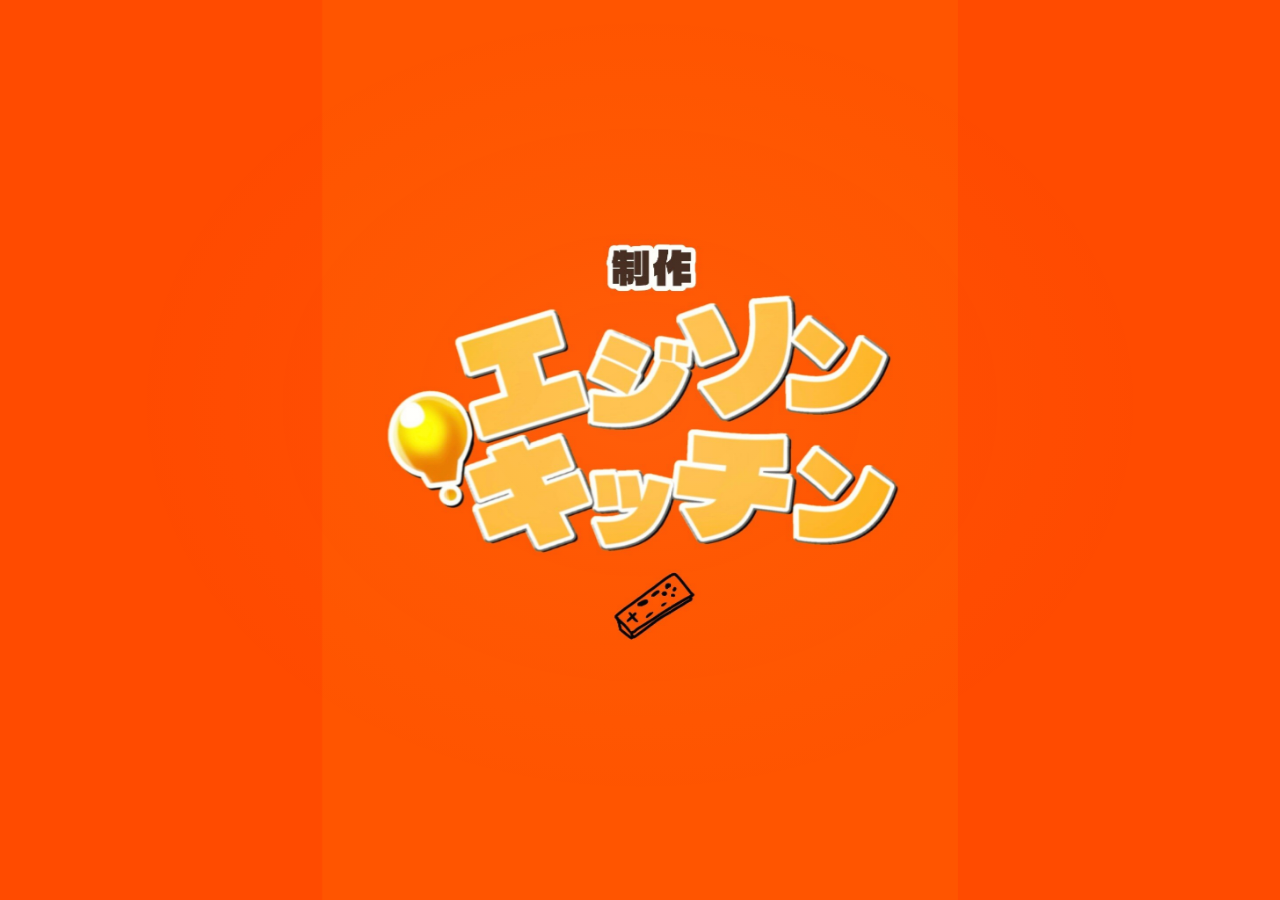
<file: index.html>
<!DOCTYPE html>
<html lang="ja">
<head>
  <meta charset="UTF-8">
  <meta http-equiv="Content-Type" content="text/html; charset=UTF-8">
  <meta name="viewport" content="width=device-width, initial-scale=1, viewport-fit=cover">
  <meta name="theme-color" content="#1976d2">
  <link rel="manifest" href="manifest.webmanifest?v=105">
  <link rel="apple-touch-icon" href="assets/icons/icon-192.png">
  <link rel="icon" type="image/png" sizes="192x192" href="assets/icons/icon-192.png">
  <meta name="description" content="ことば・読み・発話・会話の練習アプリ">
  <title>ことばクエスト 開発版｜トレーニング</title>
  <link rel="stylesheet" href="style.css?v=veta9-profile-dash">
  <link rel="stylesheet" href="difficulty-veta11.css?v=1">
  <link rel="stylesheet" href="browser-responsive.css?v=89">
  <link rel="stylesheet" href="v47-improvements.css?v=jlect-choice-1">
  <link rel="stylesheet" href="pronunciation-training.css?v=89">
  <link rel="stylesheet" href="ai-download-gate.css?v=99">
  <link rel="stylesheet" href="daily-streak.css?v=108">
  <link rel="stylesheet" href="title-responsive-beta3.css?v=3">
  <link rel="stylesheet" href="articulation-random-beta4.css?v=4">
  <link rel="stylesheet" href="responsive-beta6.css?v=6">
  <link rel="stylesheet" href="veta14-ui.css?v=2">
<style>.quiz-mascot-strip{display:flex;align-items:center;gap:12px;padding:8px 12px;margin-bottom:12px;background:#f1f9ff;border:1px solid #c5e3f8;border-radius:16px;color:#174564;font-weight:700;font-size:clamp(13px,2.9vw,17px)}.quiz-buddy-icons{display:flex;gap:4px;margin-left:auto}.quiz-buddy-icons img{width:41px;height:41px;object-fit:contain}@media(max-width:470px){.quiz-buddy-icons{display:none}}.quiz-mascot-strip img{object-fit:contain;flex:0 0 62px;max-width:20vw;height:62px}@media(max-width:400px){.quiz-mascot-strip{gap:8px;padding:5px 8px}.quiz-mascot-strip img{width:48px;height:48px;flex-basis:48px}}</style>
<style>.menu-button[hidden]{display:none!important}</style>
</head>
<body data-theme="blue">

<main class="app app-native">

  <!-- 起動演出は logo.html と opening-event.html に分離しました。 -->

  <section id="titleScreen" class="screen title-screen" aria-label="ことばクエスト タイトル画面">
    <div class="title-bubble-field" aria-hidden="true">
      <span class="title-bubble b1"></span><span class="title-bubble b2"></span><span class="title-bubble b3"></span><span class="title-bubble b4"></span>
      <span class="title-bubble b5"></span><span class="title-bubble b6"></span><span class="title-bubble b7"></span><span class="title-bubble b8"></span>
      <span class="title-bubble b9"></span><span class="title-bubble b10"></span><span class="title-bubble b11"></span><span class="title-bubble b12"></span>
    </div>
    <div class="title-layout">
      <div class="title-identity">
        <div class="title-brand">エジソン・キッチン</div>
        <div class="title-logo-wrap" aria-hidden="true">
          <div class="title-mark"><span class="title-mark-dot dot-a"></span><span class="title-mark-dot dot-b"></span><span class="title-mark-dot dot-c"></span><span class="title-mark-letter">こ</span><span class="title-mark-spark">✦</span></div>
        </div>
        <h1 class="title-name" aria-label="ことばクエスト">ことば<span>クエスト</span><small class="title-dev-badge">開発版</small></h1>
        <p class="title-sub">ことばをつないで、もっと話せる自分に</p>
        <div id="dailyStreakHomeBadge" aria-live="polite">🌸 今日のレッスン完了で1日目</div>
      </div>

      <div class="title-actions">
        <nav class="title-menu" aria-label="ことばクエスト メインメニュー">
          <button type="button" class="menu-button menu-primary" id="titleStartBtn">
            <span class="menu-icon" aria-hidden="true">▶</span><span><strong>始める</strong><small>ジャンルを選ぶ</small></span>
          </button>
          <button type="button" class="menu-button menu-dungeon" id="titleDungeonBtn">
            <span class="menu-icon" aria-hidden="true">🗝️</span><span><strong>コトバ・ダンジョン</strong><small>アバターを育ててレベルアップ</small></span>
          </button>
          <button type="button" class="menu-button menu-community" id="titleCommunityBtn">
            <span class="menu-icon" aria-hidden="true">💬</span><span><strong>みんなの広場</strong><small>共有・交流（試作）</small></span>
          </button>
          <button type="button" class="menu-button menu-print" id="titlePrintDrillBtn">
            <span class="menu-icon" aria-hidden="true">📄</span><span><strong>紙のドリルを作る・印刷</strong><small>プリント教材を作る</small></span>
          </button>
          <button type="button" class="menu-button menu-record" id="titleRecordsBtn">
            <span class="menu-icon" aria-hidden="true">📊</span><span><strong>トレーニング記録を見る</strong><small>これまでの記録を確認</small></span>
          </button>
          <button type="button" class="menu-button menu-profile" id="titleProfileBtn">
            <span class="menu-icon" aria-hidden="true">👤</span><span><strong>プロフィール</strong><small>自分の設定・練習の記録を見る</small></span>
          </button>
          <button type="button" class="menu-button menu-settings" id="titleSettingsBtn">
            <span class="menu-icon" aria-hidden="true">⚙️</span><span><strong>設定</strong><small>音・マイク・色・学習</small></span>
          </button>
        </nav>
      </div>
    </div>
    <div class="title-bottom">
      <div class="music-mini">
        <span>♫</span><span id="musicMiniLabel">やさしい音楽</span>
        <button type="button" id="musicMiniBtn" class="mini-toggle" aria-label="やさしい音楽を切り替える">ON</button>
      </div>
      <p class="title-footer">制作：エジソン・キッチン</p>
    </div>
  </section>

  <!-- 初回ユーザー設定：記録とExcel出力に使うプロフィール -->
  <section id="userSetup" class="screen user-profile-screen" aria-label="ユーザー設定">
    <div class="user-profile-card">
      <div class="user-profile-icon" aria-hidden="true">👤</div>
      <p class="user-profile-kicker">KOTOBA QUEST</p>
      <h1 id="userSetupHeading">はじめてのユーザー設定</h1>
      <p id="userSetupIntro" class="user-profile-intro">トレーニング記録とExcel出力に反映する情報を設定します。</p>
      <form id="userProfileForm" novalidate>
        <label class="user-profile-label" for="setupUserDisplayName">記録に表示する名前 <span>必須</span></label>
        <input id="setupUserDisplayName" class="user-profile-input" type="text" maxlength="60" autocomplete="nickname" placeholder="例：ことば練習中" required>
        <p class="user-profile-help">本名でなく、ニックネームやイニシャルでも設定できます。</p>
        <label class="user-profile-label" for="setupUserRecordCode">利用者ID・管理番号 <span>任意</span></label>
        <input id="setupUserRecordCode" class="user-profile-input" type="text" maxlength="40" autocomplete="off" placeholder="例：KQ-001">
        <button id="generateUserRecordCodeBtn" class="user-profile-secondary" type="button">管理番号を自動生成する</button>
        <p class="user-profile-help">必要な場合だけ入力してください。診断名など、Excelで共有したくない情報は入力しないでください。</p>
        <div class="user-profile-local-note">設定と記録は、この端末のブラウザー内に保存されます。Excelへ出力したファイルは、保存先や共有先にご注意ください。</div>
        <p id="userProfileStatus" class="user-profile-status" role="status" aria-live="polite"></p>
        <div class="user-profile-actions">
          <button id="saveUserProfileBtn" class="user-profile-primary" type="submit">設定を保存して始める</button>
          <button id="guestUserProfileBtn" class="user-profile-secondary" type="button">ゲストとして始める</button>
          <button id="cancelUserProfileBtn" class="user-profile-quiet" type="button" hidden>変更をやめて戻る</button>
        </div>
      </form>
    </div>
  </section>

  <!-- ユーザープロフィール：既存のユーザー設定と学習記録を表示 -->
  <section id="userProfileView" class="screen user-profile-screen" aria-label="プロフィール">
    <div class="user-profile-card user-profile-overview">
      <p class="user-profile-kicker">KOTOBA QUEST</p>
      <div class="user-profile-icon" aria-hidden="true">👤</div>
      <h1 class="user-profile-view-title">マイプロフィール</h1>
      <p class="user-profile-intro">トレーニングで使っているプロフィールを確認できます。</p>
      <dl class="user-profile-details">
        <div><dt>表示名</dt><dd id="profileViewDisplayName">読み込み中…</dd></div>
        <div><dt>利用者ID・管理番号</dt><dd id="profileViewRecordCode">—</dd></div>
        <div><dt>プロフィール登録日</dt><dd id="profileViewCreatedAt">—</dd></div>
      </dl>
      <div class="user-profile-stat-grid" aria-label="学習状況">
        <div><span>トレーニング記録</span><strong id="profileViewTrainingCount">0回</strong></div>
        <div><span>メダル</span><strong id="profileViewMedalCount">0枚</strong></div>
        <div><span>学習モード</span><strong id="profileViewLearningMode">OFF</strong></div>
        <div><span>分析済み回答</span><strong id="profileViewLearningCount">0問</strong></div>
      </div>
      <p class="user-profile-local-note">表示内容はこのブラウザ内のデータです。ほかの端末とは自動同期されません。</p>
      <div class="user-profile-actions">
        <button id="profileViewEditBtn" class="user-profile-primary" type="button">✏️ ユーザー設定を編集</button>
        <button id="profileViewBackBtn" class="user-profile-secondary" type="button">← 戻る</button>
      </div>
    </div>
  </section>

  <!-- 当事者コミュニティ掲示板（Ver.40 試作） -->
  <section id="communityBoard" class="screen community-screen" aria-label="みんなの広場">
    <div class="screen-head community-screen-head">
      <button type="button" class="back-button" id="communityBackBtn" aria-label="タイトルに戻る">←</button>
      <div class="screen-head-title">みんなの広場</div>
      <span class="community-head-mark" aria-hidden="true">💬</span>
    </div>

    <div class="community-intro">
      <h2>みんなの広場</h2>
      <p>日々の出来事や工夫を、自分のペースで共有しましょう。</p>
    </div>

    <div class="community-trial-notice" role="note">
      <strong>試作版について</strong>
      <p>投稿は今の端末内に保存されます。現在は、ほかの人の端末とはまだ共有されません。オンライン交流にはサーバー接続が必要です。</p>
    </div>

    <section class="community-panel" aria-labelledby="communityProfileTitle">
      <h3 id="communityProfileTitle">あなたのプロフィール</h3>
      <label class="community-field-label" for="communityNickname">ニックネーム（本名は使わないでください）</label>
      <input id="communityNickname" class="community-text-input" type="text" maxlength="16" autocomplete="nickname" placeholder="例：ことば練習中">
      <div class="community-field-label">アバターを選んでください</div>
      <div id="communityAvatarChoices" class="community-avatar-choices" role="group" aria-label="アバター選択">
        <button type="button" class="community-avatar-choice" data-avatar="🌱" aria-label="芽">🌱</button>
        <button type="button" class="community-avatar-choice" data-avatar="🙂" aria-label="笑顔">🙂</button>
        <button type="button" class="community-avatar-choice" data-avatar="🌸" aria-label="花">🌸</button>
        <button type="button" class="community-avatar-choice" data-avatar="🐱" aria-label="ねこ">🐱</button>
        <button type="button" class="community-avatar-choice" data-avatar="⭐" aria-label="星">⭐</button>
        <button type="button" class="community-avatar-choice" data-avatar="☕" aria-label="コーヒー">☕</button>
      </div>
      <button type="button" id="communityProfileSaveBtn" class="community-button community-button-secondary">プロフィールを保存</button>
      <p id="communityProfileStatus" class="community-small-status" aria-live="polite"></p>
    </section>

    <section class="community-panel" aria-labelledby="communityComposeTitle">
      <h3 id="communityComposeTitle">投稿を書く</h3>
      <label class="community-field-label" for="communityCategory">投稿の種類</label>
      <select id="communityCategory" class="community-text-input">
        <option value="日常">日常の出来事</option>
        <option value="工夫">生活の工夫</option>
        <option value="言葉の練習">言葉の練習</option>
        <option value="悩み・相談">悩み・相談</option>
        <option value="うれしかったこと">うれしかったこと</option>
      </select>
      <label class="community-field-label" for="communityPostText">本文</label>
      <textarea id="communityPostText" class="community-post-textarea" maxlength="1000" rows="4" placeholder="今日あったこと、役に立った工夫などを書いてみましょう。"></textarea>
      <div class="community-compose-footer">
        <span id="communityCharCount" class="community-char-count">0 / 1000</span>
        <button type="button" id="communityPostSubmitBtn" class="community-button community-button-primary">投稿する</button>
      </div>
      <p id="communityPostStatus" class="community-small-status" aria-live="polite"></p>
    </section>

    <section class="community-posts-section" aria-labelledby="communityPostsTitle">
      <div class="community-posts-heading">
        <h3 id="communityPostsTitle">投稿一覧</h3>
        <span id="communityPostTotal" class="community-post-total">0件</span>
      </div>
      <div id="communityFilters" class="community-filters" aria-label="投稿の絞り込み">
        <button type="button" class="community-filter active" data-filter="すべて">すべて</button>
        <button type="button" class="community-filter" data-filter="日常">日常</button>
        <button type="button" class="community-filter" data-filter="工夫">生活の工夫</button>
        <button type="button" class="community-filter" data-filter="言葉の練習">言葉の練習</button>
        <button type="button" class="community-filter" data-filter="悩み・相談">悩み・相談</button>
        <button type="button" class="community-filter" data-filter="うれしかったこと">うれしかったこと</button>
      </div>
      <div id="communityPostList" class="community-post-list" aria-live="polite"></div>
    </section>

    <div class="community-safety-note">
      <strong>安心して利用するために</strong>
      <p>本名・住所・電話番号など、個人が特定される情報は投稿しないでください。体調や生活に関する大切な相談は、支援者や専門家にも相談してください。試作版の通報は管理者には届きません。</p>
    </div>
  </section>

  <!-- ジャンル選択 -->
  <section id="home" class="screen">
    <div class="screen-head">
      <button type="button" class="back-button" id="homeToTitleBtn">←</button>
      <div class="screen-head-title">ことばクエスト 開発版</div>
      <button type="button" class="head-icon-button v15-genre-settings-btn" id="genreSettingsBtn" aria-label="設定を開く"><span aria-hidden="true">⚙️</span><span>設定</span></button>
    </div>
    <div class="screen-intro">
      <h2>ジャンルを選んでください（7ジャンル・30課題）</h2>
      <p>できるところから、ひとつずつ進めましょう。</p>
    </div>
    <div class="training-needs-notice" role="note">
      <strong>関連する練習分野を表示しています</strong>
      <p>各ジャンルと課題のラベルは、練習内容との関連を示す目安です。診断や治療効果、対象者の限定を意味しません。</p>
      <details class="training-needs-guide">
        <summary>高次脳機能障害・失語症・知的障害・吃音・認知機能の維持について</summary>
        <div id="trainingNeedsGuideItems" class="training-needs-guide-items"></div>
      </details>
    </div>
    <div id="categoryGrid" class="category-grid" aria-label="トレーニングカテゴリ"></div>

    <!-- JavaScript互換用。見た目では使いません。 -->
    <div id="activityPanel" class="activity-panel-native hidden">
      <div class="activity-head">
        <button type="button" class="back-button" id="allGenreBtn">←</button>
        <div>
          <div id="selectedGenreIcon" class="activity-head-icon">🧠</div>
          <h3 id="selectedGenreName">課題を選択</h3>
        </div>
      </div>
      <p id="selectedGenreDescription" class="muted"></p>
      <div class="v14-genre-controls" aria-label="このジャンルの練習設定">
        <label>出題する問題数 <select id="genreQuestionCount"><option value="5">5問</option><option value="10">10問</option><option value="15">15問</option><option value="20">20問</option></select></label>
        <label class="v14-genre-hint">💡 ヒントを使う <input id="genreHints" type="checkbox" checked></label>
        <p>このジャンルの設定を優先します。構音筋ナビは従来どおり5問です。</p>
      </div>
      <div id="activityCards" class="activity-grid"></div>
      <select id="activitySelect" class="compat-hidden"><option value="">課題を選んでください</option></select>
      <div id="activityDescription" class="compat-hidden"></div>
      <button id="startSelectedBtn" class="compat-hidden" disabled>開始</button>
    </div>
  </section>

  <!-- トレーニング -->


  <section id="game" class="screen">
    <div class="screen-head game-head">
      <button class="back-button" id="homeBtn" type="button">←</button>
      <div id="trainingTitle" class="screen-head-title">トレーニング</div>
      <div class="head-status"><span id="progress">1 / 10</span><span id="score">正解 0</span></div>
    </div>
    <div class="quiz-card">
      <div id="categoryLabel" class="category-label">トレーニング</div>
      <div id="questionLabel" class="question-label">問題</div>
      <div id="visualArea" class="visual-area">
        <img id="questionImage" class="question-image hidden" alt="問題の画像">
        <div id="emoji" class="emoji">❓</div>
      </div>
      <div class="voice-row">
        <button id="speakBtn" class="outline-button" type="button">🔊 お手本を聞く</button>
        <span id="voiceStatus" class="voiceStatus" aria-live="polite"></span>
      </div>
      <div id="instruction" class="instruction hidden"></div>
      <div id="promptText" class="prompt-text"></div>
      <button id="hintBtn" class="hint-button" type="button">💡 ヒント</button>
      <div id="hint" class="hint hidden"></div>
      <div id="answerArea" class="answer-area"></div>
      <div id="feedback" class="feedback" aria-live="polite"></div>
      <button id="nextBtn" class="primary-button hidden" type="button">次へ →</button>
    </div>
  </section>

  <!-- 結果 -->
  <section id="result" class="screen">
    <div class="screen-head">
      <div class="screen-head-title">トレーニング結果</div>
    </div>
    <div class="result-card">
      <div id="resultIcon" class="result-icon">🎉</div>
      <h2>おつかれさまでした</h2>
      <div id="resultDailyStreak" class="daily-streak-slot"></div>
      <div id="resultTitle" class="result-title">トレーニング</div>
      <div id="resultScore" class="big-score">0 / 10</div>
      <div id="resultRate" class="rate">正答率 0%</div>
      <p id="resultMessage" class="result-message"></p>
      <section id="v14MasteryResult" class="v14-mastery-result" aria-label="熟練度の結果" hidden><strong id="v14MasteryTitle">Lv.1 熟練度</strong><span id="v14MasteryText">0 / 100</span><div class="v14-mastery-track"><div id="v14MasteryBar"></div></div><p id="v14MasteryNext"></p></section>
      <div id="resultQuestionDetails" class="question-result-details" aria-label="問題ごとの結果"></div>
      <div class="result-actions">
        <button class="primary-button" id="retryBtn" type="button">もう一度挑戦</button>
        <button class="secondary-button" id="resultHomeBtn" type="button">ジャンル選択へ</button>
        <button class="secondary-button" id="resultRecordBtn" type="button">記録を見る</button>
      </div>
    </div>
  </section>

  <!-- 記録 -->
  <section id="records" class="screen">
    <div class="screen-head">
      <button class="back-button" id="recordsHomeBtn" type="button">←</button>
      <div class="screen-head-title">トレーニング記録</div>
      <div></div>
    </div>
    <div class="records-card">
      <section id="recordsDailyStreak" class="records-streak-panel" aria-label="毎日の連続記録">
        <div class="records-streak-title">🌸 毎日の連続記録 <small>レッスンを1日1回完了すると増えます</small></div>
        <div class="records-streak-stats">
          <div><strong id="recordsStreakCurrent">0<small>日</small></strong><span>現在の連続記録</span></div>
          <div><strong id="recordsStreakBest">0<small>日</small></strong><span>自己ベスト</span></div>
          <div><strong id="recordsStreakToday">未達成</strong><span>今日の達成状況</span></div>
        </div>
        <p id="recordsStreakNotice" class="records-streak-notice">ゲーム・トレーニングの完了記録と連動しています。</p>
        <button type="button" id="previewStreakBtn" class="records-streak-preview">🌸 ガッツポーズ演出を試す</button>
      </section>
      <div class="record-month-row">
        <button id="prevMonthBtn" class="small-button" type="button">←</button>
        <strong id="recordMonthLabel"></strong>
        <button id="todayMonthBtn" class="small-button" type="button">今日</button>
        <button id="nextMonthBtn" class="small-button" type="button">→</button>
      </div>
      <div id="recordsUserSummary" class="records-user-summary" role="status"></div>
      <div id="monthStats" class="month-stats"></div>
      <div id="calendar" class="calendar"></div>
      <p class="records-calendar-legend">🌸 レッスン完了日　✅ 詳細なトレーニング記録がある日</p>
      <div class="record-divider"></div>
      <h3 id="selectedDateLabel">今日の記録</h3>
      <p id="selectedDateStreak" class="record-day-streak" hidden></p>
      <div id="dayStats" class="record-stats"></div>
      <div id="dayRecordList" class="day-record-list"></div>
      <label class="record-note-label" for="dayNote">今日のメモ</label>
      <textarea id="dayNote" class="record-note" rows="4" placeholder="メモを入力できます。自動保存されます。"></textarea>
      <div id="dayNoteStatus" class="note-status"></div>
      <div class="export-buttons">
        <button id="exportDayBtn" class="primary-button" type="button">この日の記録をExcel出力</button>
        <button id="exportMonthBtn" class="secondary-button" type="button">この1か月の記録をExcel出力</button>
      </div>
      <button id="clearRecordsBtn" class="danger-button" type="button">トレーニング記録・メモを削除</button>
      <p class="records-clear-note">花の連続記録は別に保存されており、この操作では削除されません。</p>
    </div>
  </section>

  <!-- 設定 -->
  <section id="settings" class="screen">
    <div class="screen-head">
      <button class="back-button" id="settingsBackBtn" type="button">←</button>
      <div class="screen-head-title">設定</div>
      <div></div>
    </div>

    <div class="settings-panel">
      <h3>🎤 マイク</h3>
      <p id="micPermissionStatus" class="settings-status">確認しています…</p>
      <button id="micPermissionBtn" class="primary-button" type="button">マイクを許可・テストする</button>
    </div>

    <div class="settings-panel">
      <h3>🔊 音量</h3>
      <p class="settings-sub">全体音量に加えて、BGM・SE・読み上げ音声を個別に調整できます。</p>
      <div class="range-row"><input id="masterVolume" type="range" min="0" max="100" step="1" value="60"><output id="volumeValue">60%</output></div>
      <button id="testSoundBtn" class="outline-button" type="button">音を試す</button>
      <label class="setting-select-row">🎵 BGM 音量 <input id="kotobaBgmVolume" type="range" min="0" max="100" step="5" value="100"><output id="kotobaBgmValue">100%</output></label>
      <label class="switch-row"><span>🔔 SE（効果音）を使う</span><input id="kotobaSeOn" type="checkbox" checked></label>
      <label class="setting-select-row">SE 音量 <input id="kotobaSeVolume" type="range" min="0" max="100" step="5" value="100"><output id="kotobaSeValue">100%</output></label>
      <label class="switch-row"><span>🗣️ 読み上げ音声を使う</span><input id="kotobaTtsOn" type="checkbox" checked></label>
      <label class="setting-select-row">読み上げ音量 <input id="kotobaTtsVolume" type="range" min="0" max="100" step="5" value="100"><output id="kotobaTtsValue">100%</output></label>
      <label class="setting-select-row">読み上げ速度 <input id="kotobaTtsRate" type="range" min="50" max="150" step="10" value="100"><output id="kotobaTtsRateValue">100%</output></label>
    </div>

    <div class="settings-panel">
      <h3>🎨 画面の色</h3>
      <p class="settings-sub">見やすい色を選べます。</p>
      <div class="theme-choices">
        <button type="button" class="theme-choice blue" id="themeBlue"><span></span>青</button>
        <button type="button" class="theme-choice red" id="themeRed"><span></span>赤</button>
        <button type="button" class="theme-choice yellow" id="themeYellow"><span></span>黄色</button>
        <button type="button" class="theme-choice green" id="themeGreen"><span></span>緑</button>
        <button type="button" class="theme-choice purple" id="themePurple"><span></span>紫</button>
      </div>
    </div>

    <div class="settings-panel">
      <h3>♫ 音楽</h3>
      <label class="switch-row"><span>トレーニング中に音楽を流す</span><input id="musicOn" type="checkbox" checked></label>
    </div>

    <div class="settings-panel" id="learningModePanel">
      <h3>🧠 学習モード</h3>
      <label class="switch-row"><span><strong>学習モード ON / OFF</strong></span><input id="learningModeEnabled" type="checkbox"></label>
      <p id="learningModeStatus" class="settings-sub" role="status">読み込み中…</p>
      <p class="settings-sub">ONの場合、全ジャンル・3D・ことばRPG・ダンジョンの正誤を分析し、苦手問題の復習とおすすめ難易度を案内します。OFFでも通常の練習やLv.1〜10の手動選択、記録の保存は利用できます。</p>
      <p class="settings-sub">獲得済みの熟練度・レベル・メダル・記録は、ON/OFFを変更しても消えません。分析は参考値であり、医学的な診断ではありません。</p>
      <button id="learningModeReload" type="button" class="outline-button" hidden>変更を反映してアプリを再読み込み</button>
    </div>

    <div class="settings-panel" id="handwritingSettingsPanel">
      <h3>✍️ 写字・見写し｜手書き判定</h3>
      <p class="settings-sub">日本語文字辞書（約2.7万字の漢字画数情報＋かな）を使って、既存の手書き認識結果を補助確認します。</p>
      <label class="switch-row"><span>画数・線の数を判定の補助に使う</span><input id="handwritingStrokeAssist" type="checkbox" checked></label>
      <p class="settings-sub">画数だけで正解・不正解は決めません。認識候補が大きく食い違う場合は未採点で書き直せます。OFFでも従来の手書きAI・OCR・形状照合は使えます。</p>
    </div>

    <div class="settings-panel">
      <h3>⚙️ 練習の設定</h3>
      <label class="setting-select-row">問題数<select id="questionCount"><option value="5">5問</option><option value="10" selected>10問</option><option value="15">15問</option><option value="20">20問</option></select></label>
      <label class="switch-row"><span>ヒントを表示する（全ジャンル・ことばファンタジー・ことばクエスト・ダンジョン共通）</span><input id="hintOn" type="checkbox" checked></label>
    </div>

    <div class="settings-panel about-panel">
      <h3>ことばクエスト 開発版</h3>
      <p>制作：エジソン・キッチン</p>
      <p>端末内に記録を保存します。</p>
      <p class="credits-line">効果音・BGM：ご提供いただいた音源（既存音源も一部使用）</p>
    </div>
  </section>

  <audio id="bgmAudio" preload="none" loop playsinline src="sounds/user-bgm.mp3"></audio>

</main>
<script src="encoding-safe.js"></script>
<script src="android-bridge-android.js?v=beta91-audio"></script>
<script src="audio-mixer-v86.js?v=91"></script>
<script src="kotoba-sound-pack-v2.js?v=2"></script>
<script src="learning-mode-veta12.js?v=1"></script>
<script src="adaptive-learning.js?v=veta12"></script>
<script src="daily-streak.js?v=108"></script>
<script src="event-message-sound.js?v=89"></script>
<script src="offline-conversation-engine.js?v=91"></script>
<script src="app.js?v=veta16-judgement"></script>
<script src="user-profile.js?v=veta16-profile"></script>
<script src="unified-learning-veta1.js?v=veta12"></script>
<script src="aphasia-modes.js?v=veta2"></script>
<script src="generative-ai-chat.js?v=veta16-answer-record"></script>
<script src="ai-download-gate.js?v=99"></script>
<script src="app-ui.js?v=veta14-theme"></script>
<script src="community-board.js"></script>
<script src="reading-memory-mode.js?v=104"></script>
<script src="copy-handwriting-bank-v2.js?v=jlect-choice-1"></script>
<script src="v47-improvements.js?v=veta11-level100"></script>
<script src="v57-task-rebuild.js?v=beta8-fixes"></script>
<script src="question-expansion-v10.js?v=veta10-20questions"></script>
<script src="question-bank-veta11.js?v=100level1"></script>
<script src="pronunciation-training.js?v=veta16-record-status"></script>
<script src="kotoba-upgrades-v2.js?v=2"></script>
<script src="difficulty-veta11.js?v=veta14-level-lock"></script>
<script src="handwriting-lazy-veta12.js?v=1"></script>
<script>
(function(){
  'use strict';
  var INTRO_KEY = 'kotobaquest_web_intro_seen_v1';
  function boot(){
    // 初回アクセス時だけロゴ→会話イベントを表示します。
    // #title / #home / #records / #community が付いた戻り先では再生しません。
    var hasTarget = !!window.location.hash;
    var seen = false;
    try { seen = sessionStorage.getItem(INTRO_KEY) === '1'; } catch(e) { seen = true; }
    if (!hasTarget && !seen) {
      try { sessionStorage.setItem(INTRO_KEY, '1'); } catch(e) {}
      window.location.replace('logo.html');
      return;
    }
    var printDrillBtn = document.getElementById('titlePrintDrillBtn');
    if (printDrillBtn && !printDrillBtn.dataset.bound) { printDrillBtn.dataset.bound = '1'; printDrillBtn.addEventListener('click', function(){ window.location.href = 'print-drills.html'; }); }
    try { if (typeof renderCategories === 'function') renderCategories(); } catch(e) {}
    try { if (window.__webAppUI && window.__webAppUI.boot) window.__webAppUI.boot(); } catch(e) {}
    // 外部ゲームから #home で戻った場合は、ロゴやタイトルを経由せずジャンル選択を表示。
    if (window.location.hash === '#home') { try { if (typeof show === 'function') show('home'); } catch(e) {} }
    // 初回起動時は、ロゴと会話イベントのあとにユーザー設定を表示します。
    var needsProfile = false;
    try {
      if (window.KotobaQuestUserProfile) {
        window.KotobaQuestUserProfile.refreshSummaries();
        needsProfile = !window.KotobaQuestUserProfile.hasProfile();
        if (needsProfile) window.KotobaQuestUserProfile.openSetup('first');
      }
    } catch(e) {}
    if (!needsProfile && window.KotobaAIDownloadGate) window.KotobaAIDownloadGate.maybeShow();
  }
  if(document.readyState==='loading') document.addEventListener('DOMContentLoaded', boot); else boot();
})();
</script>
<script>
if (!window.KotobaNativeBridge && 'serviceWorker' in navigator && (location.protocol === 'https:' || location.hostname === 'localhost')) {
  navigator.serviceWorker.register('service-worker.js').catch(function(e){ console.warn('オフライン画面用キャッシュを登録できませんでした', e); });
}
</script>
</body>
</html>
</file>
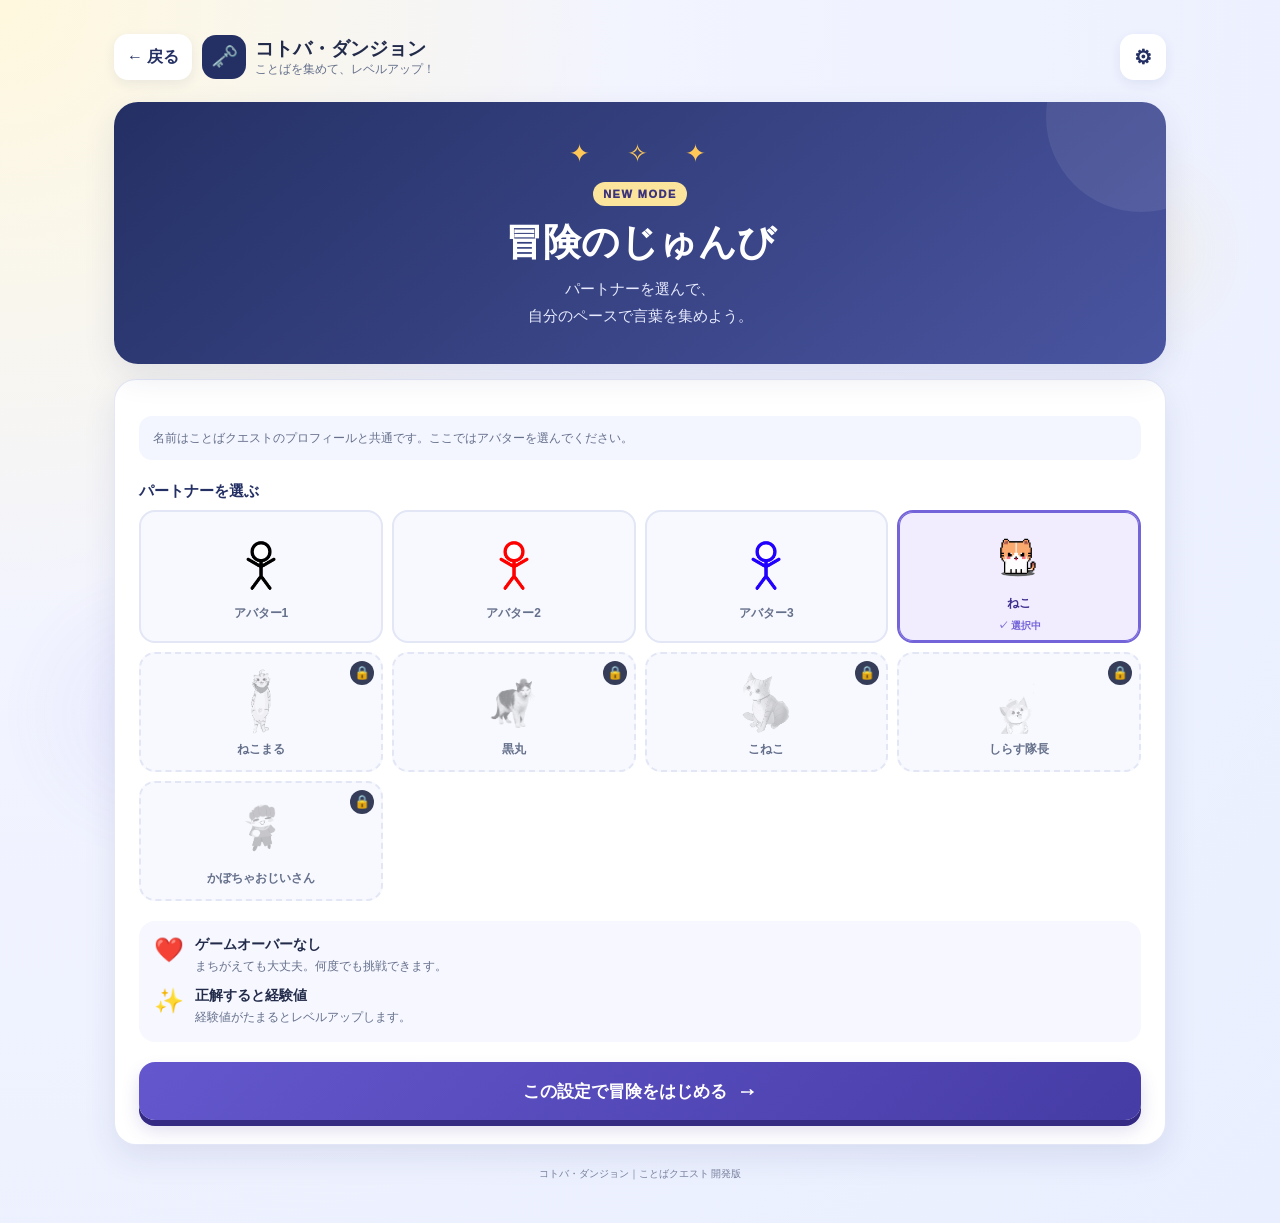
<file: kotoba-dungeon.html>
<!DOCTYPE html>
<html lang="ja">
<head>
  <meta charset="UTF-8">
  <meta name="viewport" content="width=device-width, initial-scale=1, viewport-fit=cover">
  <meta name="theme-color" content="#243064">
  <title>ことばクエスト 開発版｜コトバ・ダンジョン</title>
  <link rel="stylesheet" href="kotoba-dungeon.css?v=74">
  <link rel="stylesheet" href="kotoba-dungeon-pixel-veta13.css?v=1">
  <link rel="stylesheet" href="veta14-ui.css?v=2">
  <link rel="stylesheet" href="veta14-dungeon.css?v=2">
  <link rel="stylesheet" href="browser-responsive.css?v=74">
  <link rel="stylesheet" href="daily-streak.css?v=108">
</head>
<body>
  <main class="kd-app">
    <header class="kd-topbar">
      <button type="button" id="kdBackBtn" class="kd-back" aria-label="メイン画面へ戻る">← 戻る</button>
      <div class="kd-brand"><span class="kd-brand-icon">🗝️</span><div><strong>コトバ・ダンジョン</strong><small>ことばを集めて、レベルアップ！</small></div></div>
      <button type="button" id="kdSettingsTopBtn" class="kd-icon-button" aria-label="ルール設定">⚙</button>
    </header>

    <section id="kdSetupScreen" class="kd-screen" aria-labelledby="kdSetupTitle">
      <div class="kd-hero kd-hero-setup">
        <div class="kd-hero-stars" aria-hidden="true">✦　✧　✦</div>
        <span class="kd-pill">NEW MODE</span>
        <h1 id="kdSetupTitle">冒険のじゅんび</h1>
        <p>パートナーを選んで、<br>自分のペースで言葉を集めよう。</p>
      </div>
      <div class="kd-card">
        <p class="kd-rule-note">名前はことばクエストのプロフィールと共通です。ここではアバターを選んでください。</p>
        <div class="kd-label kd-label-spaced">パートナーを選ぶ</div>
        <div id="kdSetupAvatars" class="kd-avatar-grid" aria-label="アバター選択"></div>
        <div class="kd-rules-preview">
          <div><span>❤️</span><div><strong>ゲームオーバーなし</strong><small>まちがえても大丈夫。何度でも挑戦できます。</small></div></div>
          <div><span>✨</span><div><strong>正解すると経験値</strong><small>経験値がたまるとレベルアップします。</small></div></div>
        </div>
        <button type="button" id="kdBeginSetupBtn" class="kd-primary-button">この設定で冒険をはじめる <span>→</span></button>
      </div>
    </section>

    <section id="kdHomeScreen" class="kd-screen kd-hidden kd-pixel-home" aria-labelledby="kdHomeTitle">
      <section class="kd-profile-hero" aria-label="冒険者のプロフィール">
        <div class="kd-profile-thumbnail"><img id="kdHomePortrait" alt="選択したアバター"></div>
        <div class="kd-profile-info">
          <h1 id="kdHomeTitle"><span id="kdHomeName">冒険者</span> さん <span id="kdHomeLevel" class="kd-level-badge">Lv.1</span></h1>
          <div class="kd-exp-line"><span class="kd-exp-label">EXP</span><div class="kd-exp-track"><div id="kdHomeExpBar" class="kd-exp-bar"></div></div><strong id="kdHomeExpText">0 / 50 EXP</strong></div>
          <small class="kd-total-exp"><span id="kdHomeRank">ことばのたまご</span> ／ 合計 <b id="kdHomeTotalExp">0</b> EXP</small>
        </div>
        <div class="kd-pixel-top-medal" aria-label="現在のメダル">🪙 <strong id="kdTopMedals">0</strong><small>枚</small></div>
      </section>

      <section class="kd-pixel-room" aria-label="選択中のアバターがいる冒険者のおへや">
        <div class="kd-room-window" aria-hidden="true"><span>☁️</span><span>🏰</span></div>
        <div class="kd-room-shelf" aria-hidden="true"><span>📗</span><span>📘</span><span>📕</span></div>
        <div class="kd-room-lantern" aria-hidden="true">🏮</div>
        <div class="kd-room-plant" aria-hidden="true">🌿</div>
        <div class="kd-room-chest" aria-hidden="true">🧰</div>
        <div class="kd-room-carpet" aria-hidden="true"></div>
        <div class="kd-pixel-partner">
          <span class="kd-partner-note" aria-hidden="true">♪</span>
          <div class="kd-pixel-avatar-wrap">
            <img id="kdHomeAvatar" class="kd-profile-avatar" alt="選択中のアバター">
            <span id="kdHomeOutfit" class="kd-avatar-outfit" aria-label="着せ替えなし"></span>
          </div>
          <strong class="kd-partner-label">いっしょに冒険しよう！</strong>
          <small id="kdEquippedOutfitLabel" class="kd-equipped-outfit-label">着せ替え：なし</small>
        </div>
        <div class="kd-friendship-card"><strong>なかよし度</strong><div id="kdHomeFriendshipHearts" class="kd-pixel-hearts" aria-label="なかよし度：5つ中1つ">♥ ♡ ♡ ♡ ♡</div><span>冒険レベル <b id="kdHomeBestLevel">1</b></span></div>
      </section>

      <section class="kd-next-task-card" aria-label="ダンジョンに挑戦">
        <button type="button" id="kdStartChallengeBtn" class="kd-primary-button kd-start-button"><span aria-hidden="true">⚔️</span> ダンジョンに挑戦！ <span>▶</span></button>
        <div class="kd-today-quest"><span class="kd-section-tag">今日のクエスト</span><span id="kdTaskLevelTag" class="kd-mini-badge">Lv.1〜2</span><strong id="kdTaskTitle">絵を見て、ことばを選ぼう</strong><p id="kdTaskDescription">絵やマークを見て、合う言葉を選びます。</p></div>
      </section>

      <section class="kd-collectibles-card" aria-label="メダルとガチャ">
        <div class="kd-medal-meter">
          <div class="kd-medal-summary"><div class="kd-medal-emblem" aria-hidden="true">🪙</div><div class="kd-medal-text"><strong>メダル <span id="kdHomeMedals">0</span>枚</strong></div><div class="kd-medal-next" id="kdMedalNextText">あと5枚でガチャ！</div></div>
          <div class="kd-medal-progress"><div class="kd-medal-progress-label"><span>ガチャゲージ</span><strong id="kdMedalProgressLabel">0 / 5 枚</strong></div><div id="kdMedalSlots" class="kd-medal-slots" role="img" aria-label="メダル5枚でガチャ1回"><span class="kd-medal-slot" aria-hidden="true">★</span><span class="kd-medal-slot" aria-hidden="true">★</span><span class="kd-medal-slot" aria-hidden="true">★</span><span class="kd-medal-slot" aria-hidden="true">★</span><span class="kd-medal-slot" aria-hidden="true">★</span></div></div>
        </div>
        <div class="kd-collectibles-actions kd-gacha-actions"><button type="button" id="kdGachaBtn" class="kd-gacha-button">🎁 1回ガチャ｜5枚</button><button type="button" id="kdGacha10Btn" class="kd-gacha-button kd-gacha-ten">🌟 10連ガチャ｜50枚</button></div>
      </section>

      <nav class="kd-pixel-menu" aria-label="冒険のメニュー">
        <button type="button" id="kdOpenTrainingRecordsBtn" class="kd-pixel-menu-btn"><span aria-hidden="true">📋</span><strong>トレーニング<br>記録</strong></button>
        <button type="button" id="kdOpenCollectionBtn" class="kd-pixel-menu-btn"><span aria-hidden="true">👕</span><strong>アバター<br>着せ替え</strong></button>
        <button type="button" id="kdShowHistoryBtn" class="kd-pixel-menu-btn"><span aria-hidden="true">📖</span><strong>さいきんの<br>冒険</strong></button>
      </nav>
      <div class="kd-pixel-bottom"><button type="button" id="kdHomeBottomBtn" class="kd-pixel-home-btn">🏠 ホーム</button><span class="kd-pixel-current-label">⚔️ コトバ・ダンジョン</span><button type="button" id="kdOpenSettingsBtn" class="kd-pixel-settings-btn">⚙ 設定</button></div>

      <section class="kd-stats-grid" aria-label="冒険の成績">
        <div class="kd-stat-card"><span>🏆</span><strong id="kdHomeClears">0</strong><small>クリア回数</small></div>
        <div class="kd-stat-card"><span>✅</span><strong id="kdHomeCorrectRate">—</strong><small>平均正答率</small></div>
      </section>

      <section id="kdCollectionPanel" class="kd-card kd-collection-panel kd-hidden" aria-labelledby="kdCollectionTitle">
        <div class="kd-card-heading"><h2 id="kdCollectionTitle">🎒 コレクション</h2><button type="button" id="kdCloseCollectionBtn" class="kd-small-button">閉じる</button></div>
        <p class="kd-collection-help">持っているアバターや着せ替えを選ぶと、すぐに装備できます。</p>
        <h3 class="kd-collection-heading">アバター</h3><div id="kdCollectionAvatars" class="kd-collection-grid"></div>
        <h3 class="kd-collection-heading">着せ替え</h3><div id="kdCollectionOutfits" class="kd-outfit-grid"></div>
        <h3 class="kd-collection-heading">宝物コレクション</h3><div id="kdCollectionTreasures" class="kd-outfit-grid"></div>
        <p class="kd-collection-help">重複した景品は星のかけらになります。現在：<strong id="kdStarShards">0</strong>個</p>
      </section>

      <section id="kdHistoryPanel" class="kd-card kd-hidden">
        <div class="kd-card-heading"><h2>さいきんの冒険</h2><button type="button" id="kdCloseHistoryBtn" class="kd-small-button">閉じる</button></div>
        <div id="kdHistoryList" class="kd-history-list"></div>
      </section>
      <section id="kdTrainingRecordsPanel" class="kd-card kd-hidden" aria-labelledby="kdTrainingRecordsTitle">
        <div class="kd-card-heading"><h2 id="kdTrainingRecordsTitle">📋 トレーニング記録</h2><button type="button" id="kdCloseTrainingRecordsBtn" class="kd-small-button">閉じる</button></div>
        <p class="kd-collection-help">この端末に保存されている直近の記録です。</p><div id="kdTrainingRecordsList" class="kd-history-list"></div>
      </section>
    </section>

    <section id="kdSettingsScreen" class="kd-screen kd-hidden" aria-labelledby="kdSettingsTitle">
      <div class="kd-page-heading"><span class="kd-heading-icon">⚙️</span><div><h1 id="kdSettingsTitle">プロフィール・ルール設定</h1><p>いつでも変更できます。</p></div></div>
      <div class="kd-card">
        <label class="kd-label" for="kdSettingsName">冒険者の名前</label>
        <input id="kdSettingsName" class="kd-text-input" type="text" maxlength="12" placeholder="名前を入力（12文字まで）" autocomplete="nickname">
        <div class="kd-label kd-label-spaced">パートナーを変更</div>
        <div id="kdSettingsAvatars" class="kd-avatar-grid" aria-label="アバター変更"></div>
      </div>
      <div class="kd-card">
        <div class="kd-card-heading"><h2>🎮 ルール設定</h2><span class="kd-soft-badge">自分に合う設定</span></div>
        <label class="kd-setting-row" for="kdQuestionCount"><span><strong>1回の問題数</strong><small>体調や集中力に合わせて選べます。</small></span><select id="kdQuestionCount" class="kd-select"><option value="5">5問</option><option value="10">10問</option></select></label>
        <label class="kd-setting-row" for="kdAutoRead"><span><strong>問題を自動で読み上げる</strong><small>問題が出ると音声で読みます。</small></span><input id="kdAutoRead" class="kd-toggle" type="checkbox"></label>
        <label class="kd-setting-row" for="kdShowHints"><span><strong>ヒントボタンを表示する</strong><small>困ったときにヒントを見られます。</small></span><input id="kdShowHints" class="kd-toggle" type="checkbox" checked></label>
        <p class="kd-rule-note">まちがえても経験値は減りません。時間制限・HP・ゲームオーバーはありません。</p>
        <button type="button" id="kdSaveSettingsBtn" class="kd-primary-button">設定を保存する</button>
        <button type="button" id="kdCancelSettingsBtn" class="kd-secondary-button">もどる</button>
      </div>
      <div class="kd-card kd-danger-card">
        <h2>🔄 最初からやり直す</h2>
        <p>このモードのアバター、レベル、経験値、メダル、クリア記録を初期化します。共有プロフィールの名前やほかのトレーニング記録は消えません。</p>
        <button type="button" id="kdResetBtn" class="kd-danger-button">コトバ・ダンジョンのデータを初期化</button>
      </div>
    </section>

    <section id="kdChallengeScreen" class="kd-screen kd-hidden" aria-labelledby="kdChallengeTitle">
      <div class="kd-challenge-top">
        
        <div class="kd-challenge-level" id="kdChallengeLevel">Lv.1 の課題</div>
        <div class="kd-challenge-progress"><span id="kdQuestionPosition">1 / 5</span><div class="kd-question-track"><div id="kdQuestionBar"></div></div></div>
      </div>
      <div class="kd-card kd-question-card">
        <div class="kd-question-topic"><span id="kdQuestionType">ことばをえらぶ</span><button type="button" id="kdSpeakQuestionBtn" class="kd-speak-button" aria-label="問題を読み上げる">🔊 聞く</button></div>
        <div id="kdQuestionContext" class="kd-question-context kd-hidden"></div>
        <h1 id="kdChallengeTitle" class="kd-question-prompt">問題がここに表示されます。</h1>
        <div id="kdQuestionVisual" class="kd-question-visual kd-hidden"></div>
        <p id="kdQuestionInstruction" class="kd-question-instruction">合う答えを選んでください。</p>
        <div id="kdChoiceArea" class="kd-choice-area"></div>
        <form id="kdInputForm" class="kd-input-form kd-hidden">
          <label class="kd-label" for="kdAnswerInput">答えを入力してください</label>
          <input id="kdAnswerInput" class="kd-text-input kd-answer-input" type="text" maxlength="60" placeholder="答えを入力" autocomplete="off">
          <button type="submit" class="kd-primary-button">この答えにする ✓</button>
        </form>
        <div id="kdMicPanel" class="kd-mic-panel kd-hidden"><button type="button" id="kdMicAnswerBtn" class="kd-mic-button">🎙️ マイクで答える</button><p id="kdMicStatus" aria-live="polite">マイクボタンを押してから答えてください。</p></div>
        <button type="button" id="kdHintBtn" class="kd-hint-button">💡 ヒントを見る</button>
        <div id="kdHintText" class="kd-hint-text kd-hidden"></div>
        <div id="kdAnswerFeedback" class="kd-answer-feedback" aria-live="polite"></div>
        <button type="button" id="kdNextQuestionBtn" class="kd-primary-button kd-hidden">つぎの問題へ →</button>
      </div>
      <p class="kd-soft-reminder">あせらなくて大丈夫。自分のペースで進みましょう。</p>
    </section>

    <section id="kdResultScreen" class="kd-screen kd-hidden" aria-labelledby="kdResultTitle">
      <div class="kd-result-hero"><div class="kd-result-confetti" aria-hidden="true">✦ ✧ ✦ ✧ ✦</div><div id="kdResultIcon" class="kd-result-icon">🎉</div><span class="kd-pill">QUEST CLEAR</span><h1 id="kdResultTitle">冒険クリア！</h1><p id="kdResultMessage">最後までよくがんばりました。</p></div>
      <div id="kdResultQuestionDetails" class="question-result-details" aria-label="問題別結果"></div>
      <div class="kd-card kd-result-card">
        <div class="kd-result-score"><strong id="kdResultCorrect">0 / 5</strong><span>正解数</span></div>
        <div class="kd-result-accuracy"><div class="kd-result-accuracy-track"><div id="kdResultAccuracyBar"></div></div><strong id="kdResultAccuracy">正答率 0%</strong></div>
        <div class="kd-exp-earned"><span>✨ 今回獲得した経験値</span><strong id="kdResultExp">+10 EXP</strong></div>
        <div class="kd-result-medal-earned"><div><strong>🏅 クリアメダル</strong><small id="kdResultMedalBalance">全問題クリアで5枚獲得</small></div><strong id="kdResultMedal">+5枚</strong></div>
        <div id="kdResultLevelChange" class="kd-level-change"></div>
        <div id="kdResultDailyStreak" class="daily-streak-slot"></div>
        <button type="button" id="kdResultContinueBtn" class="kd-primary-button">冒険のつづきへ →</button>
        <button type="button" id="kdResultAgainBtn" class="kd-secondary-button">もう一度挑戦</button>
      </div>
    </section>

    <div id="kdLevelUpOverlay" class="kd-levelup-overlay kd-hidden" role="dialog" aria-modal="true" aria-labelledby="kdLevelUpTitle">
      <div class="kd-levelup-card"><img src="images/ivent/LVUP_01.png" alt="レベルアップ"><div class="kd-levelup-glow" aria-hidden="true">✦</div><h2 id="kdLevelUpTitle">レベルアップ！</h2><p id="kdLevelUpText">Lv.1 → Lv.2</p><p class="kd-levelup-sub">ことばの力がアップしました！</p><button type="button" id="kdLevelUpCloseBtn" class="kd-primary-button">やったね！</button></div>
    </div>


    <div id="kdBonusEventOverlay" class="kd-bonus-event-overlay kd-hidden" role="dialog" aria-modal="true" aria-labelledby="kdBonusEventTitle">
      <div class="kd-bonus-event-card">
        <div class="kd-bonus-event-rays" aria-hidden="true">✦　✨　🌟　✨　✦</div>
        <span class="kd-bonus-event-badge">RARE EVENT</span>
        <h2 id="kdBonusEventTitle">🌟 ボーナスステージ出現！</h2>
        <p>冒険の途中で、特別なステージを発見しました。<br><strong>全問正解で5枚、1問以上正解で1枚を獲得！</strong></p>
        <div class="kd-bonus-event-note">今挑戦しても、今回は見送っても大丈夫です。</div>
        <button type="button" id="kdBonusEventStartBtn" class="kd-primary-button">ボーナスに挑戦する！</button>
        <button type="button" id="kdBonusEventLaterBtn" class="kd-secondary-button">今回は見送る</button>
      </div>
    </div>

    <div id="kdGachaOverlay" class="kd-gacha-overlay kd-hidden" role="dialog" aria-modal="true" aria-labelledby="kdGachaTitle">
      <div id="kdGachaDialog" class="kd-gacha-dialog">
        <div class="kd-gacha-rays" aria-hidden="true">✦ 💎 ✧ ⭐ ✧ 💎 ✦</div>
        <div class="kd-gacha-banner"><span>⚔️ コトバ・ダンジョン</span><strong id="kdGachaOwnedMedals">🪙 0枚</strong></div>
        <span class="kd-pill">✦ PIXEL FANTASY GACHA ✦</span>
        <p class="kd-gacha-pool-note">アバター・衣装・宝物が登場！</p>
        <span id="kdGachaRarityBadge" class="kd-gacha-rarity-badge">✨ NEW ITEM</span>
        <h2 id="kdGachaTitle">ガチャの結果！</h2>
        <div class="kd-gacha-chest" aria-hidden="true"><span>✧</span> 🎁 <span>✧</span><small>魔法の宝箱</small></div>
        <div id="kdGachaRewardVisual" class="kd-gacha-reward-visual"><span>🎁</span></div>
        <strong id="kdGachaRewardName" class="kd-gacha-reward-name">新しいアイテム</strong>
        <p id="kdGachaRewardDescription" class="kd-gacha-reward-description">新しい仲間がコレクションに加わりました。</p>
        <button type="button" id="kdGachaSkipBtn" class="kd-secondary-button kd-hidden">演出をスキップ ▶▶</button>
        <button type="button" id="kdGachaEquipBtn" class="kd-primary-button">装備する</button>
        <button type="button" id="kdGachaCloseBtn" class="kd-secondary-button">あとで装備する</button>
        <div class="kd-gacha-again-row"><button type="button" id="kdGachaAgainBtn" class="kd-secondary-button kd-hidden">🎁 もう1回ひく（5枚）</button><button type="button" id="kdGachaAgain10Btn" class="kd-secondary-button kd-hidden">🌟 10連をひく（50枚）</button></div>
      </div>
    </div>

    <div id="kdToast" class="kd-toast" aria-live="polite"></div>
    <footer class="kd-footer">コトバ・ダンジョン｜ことばクエスト 開発版</footer>
  </main>
  <audio id="kdBgmAudio" preload="none" loop playsinline src="sounds/user-bgm.mp3" style="display:none"></audio>
  <script src="daily-streak.js?v=108"></script>
  <script src="user-profile.js?v=veta16-profile"></script>
  <script src="learning-mode-veta12.js?v=1"></script>
  <script src="adaptive-learning.js?v=veta12"></script>
  <script src="unified-learning-veta1.js?v=veta12"></script>
  <script src="kotoba-sound-pack-v2.js?v=2"></script>
  <script src="veta14-theme-sync.js?v=1"></script>
  <script src="kotoba-dungeon.js?v=veta16-profile"></script>
</body>
</html>
</file>
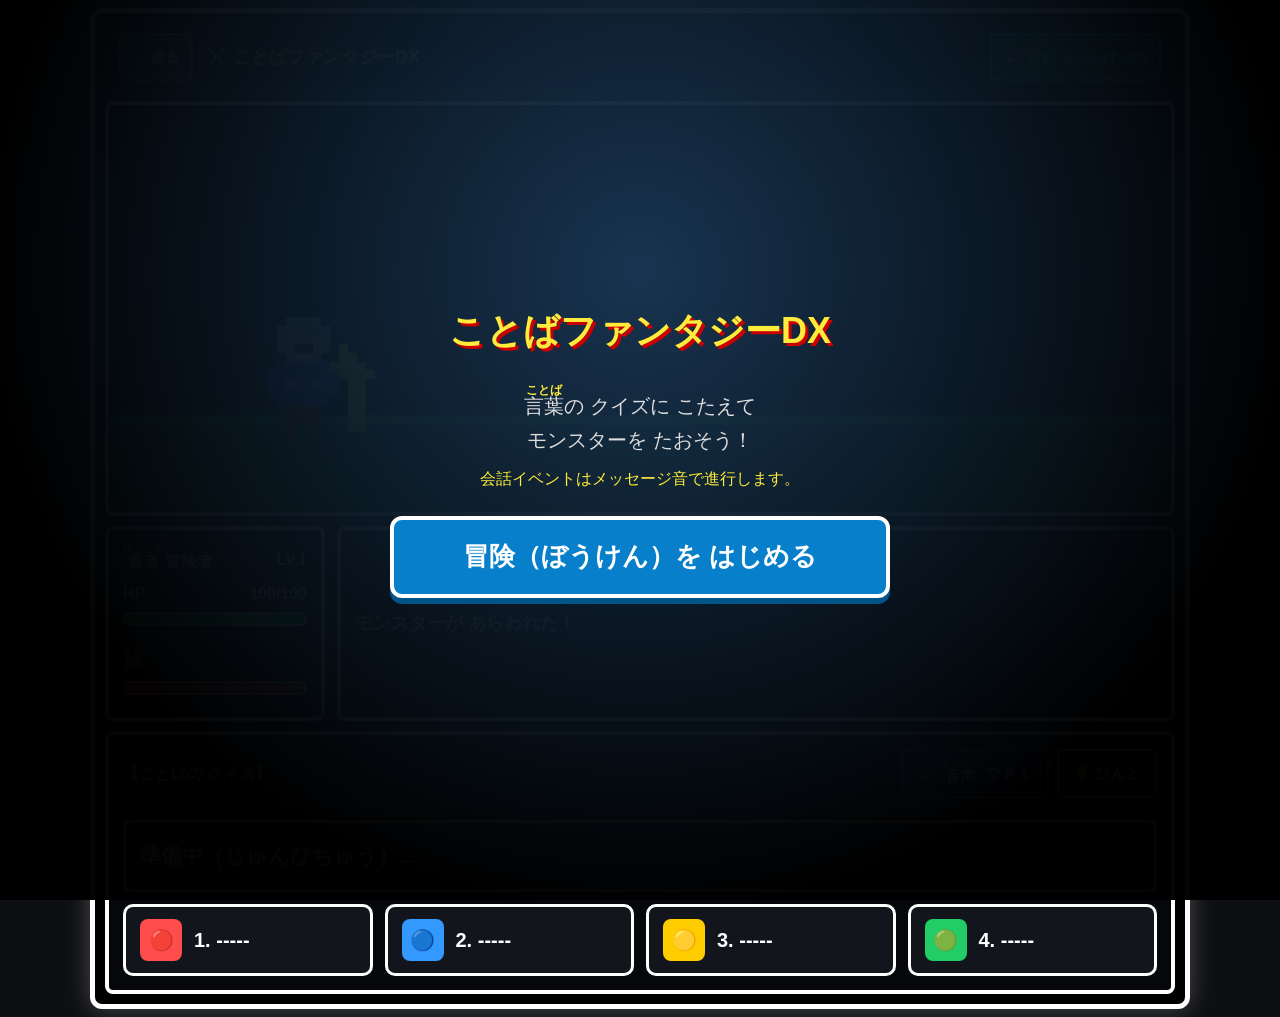
<file: kotoba-quest-ud.html>
<!DOCTYPE html>
<html lang="ja">
<head>
<meta charset="UTF-8">
<meta name="viewport" content="width=device-width, initial-scale=1, viewport-fit=cover, interactive-widget=resizes-content">
<title>ことばクエスト 開発版｜ことばファンタジーDX</title>
    <link rel="stylesheet" href="fontawesome/css/all.min.css">
<style>
  * {
    box-sizing: border-box;
    margin: 0;
    padding: 0;
    user-select: none;
    -webkit-user-select: none;
  }

  body {
    background-color: #0d0f12;
    color: #ffffff;
    font-family: 'BIZ UDPGothic', 'Hiragino Sans', 'Meiryo', 'Yu Gothic UI', sans-serif;
    display: flex;
    justify-content: center;
    align-items: flex-start;
    min-height: 100vh;
    padding: 12px;
    line-height: 1.6;
  }

  /* ゲーム全体コンテナ (高コントラスト・UDフレーム) */
  #game-container {
    width: 100%;
    max-width: 760px;
    background-color: #000000;
    border: 5px solid #ffffff;
    border-radius: 12px;
    box-shadow: 0 0 24px rgba(255, 255, 255, 0.25);
    padding: 14px;
    display: flex;
    flex-direction: column;
    gap: 14px;
  }

  /* コントロールヘッダー（音声読み上げ設定など） */
  .top-bar {
    display: flex;
    justify-content: space-between;
    align-items: center;
    flex-wrap: wrap;
    gap: 10px;
    background: #1a1d24;
    padding: 8px 12px;
    border-radius: 8px;
    border: 2px solid #555;
  }

  .top-title {
    font-size: 18px;
    font-weight: bold;
    color: #ffeb3b;
    display: flex;
    align-items: center;
    gap: 6px;
  }

  .toggle-btn {
    min-height: 48px;
    touch-action: manipulation;
    -webkit-tap-highlight-color: transparent;
    background: #2a2f3a;
    color: #fff;
    border: 2px solid #aaa;
    border-radius: 6px;
    padding: 6px 12px;
    font-size: 14px;
    font-weight: bold;
    cursor: pointer;
    display: flex;
    align-items: center;
    gap: 6px;
  }

  .toggle-btn:hover, .toggle-btn:focus {
    background: #3b4252;
    border-color: #ffeb3b;
    outline: none;
  }

  .toggle-btn.active {
    background: #1b4d3e;
    border-color: #00ffcc;
    color: #00ffcc;
  }

  /* DQ風ウィンドウ共通スタイル */
  .ud-box {
    background-color: #000000;
    border: 4px solid #ffffff;
    border-radius: 8px;
    padding: 14px;
    position: relative;
  }

  /* バトルキャンバス (サイドビュー表示) */
  .canvas-container {
    width: 100%;
    position: relative;
    background-color: #0a0d18;
    border: 4px solid #ffffff;
    border-radius: 8px;
    overflow: hidden;
  }

  canvas {
    display: block;
    width: 100%;
    height: auto;
    image-rendering: pixelated;
  }

  /* ステータス ＆ メッセージ表示 */
  .status-message-grid {
    display: grid;
    grid-template-columns: 220px 1fr;
    gap: 12px;
  }

  @media (max-width: 580px) {
    .status-message-grid {
      grid-template-columns: 1fr;
    }
  }

  .status-box {
    font-size: 16px;
    font-weight: bold;
  }

  .status-row {
    display: flex;
    justify-content: space-between;
    align-items: center;
    margin-bottom: 6px;
  }

  .hp-bar-outer {
    width: 100%;
    height: 14px;
    background-color: #333;
    border: 2px solid #fff;
    border-radius: 7px;
    overflow: hidden;
    margin-top: 2px;
    margin-bottom: 8px;
  }

  .hp-bar-inner {
    height: 100%;
    width: 100%;
    background-color: #00ff66;
    transition: width 0.3s ease, background-color 0.3s ease;
  }

  .message-box {
    font-size: 18px;
    font-weight: bold;
    min-height: 90px;
    display: flex;
    align-items: center;
    color: #ffffff;
    line-height: 1.7;
  }

  /* ルビ（ふりがな）の視認性調整 */
  ruby {
    ruby-align: center;
  }

  rt {
    font-size: 0.6em;
    color: #ffeb3b;
    font-weight: bold;
    line-height: 1.1;
  }

  /* クイズエリア */
  .quiz-section {
    display: flex;
    flex-direction: column;
    gap: 12px;
    background-color: #05070a;
  }

  .quiz-top-row {
    display: flex;
    justify-content: space-between;
    align-items: center;
    gap: 8px;
    border-bottom: 2px solid #333;
    padding-bottom: 8px;
  }

  .quiz-tag {
    color: #ffeb3b;
    font-size: 16px;
    font-weight: bold;
  }

  /* 音声・ヒントアクションボタン */
  .action-btn {
    min-height: 48px;
    touch-action: manipulation;
    -webkit-tap-highlight-color: transparent;
    background-color: #1e2838;
    color: #ffffff;
    border: 2px solid #6688bb;
    border-radius: 6px;
    padding: 8px 14px;
    font-size: 15px;
    font-weight: bold;
    font-family: inherit;
    cursor: pointer;
    display: flex;
    align-items: center;
    gap: 6px;
    transition: all 0.15s ease;
  }

  .action-btn:hover, .action-btn:focus {
    background-color: #2c3e55;
    border-color: #ffeb3b;
    color: #ffeb3b;
    outline: none;
    transform: translateY(-1px);
  }

  .action-btn:active {
    transform: translateY(1px);
  }

  .quiz-question-card {
    background-color: #111622;
    border: 3px solid #ffeb3b;
    border-radius: 8px;
    padding: 14px;
    font-size: 21px;
    font-weight: bold;
    line-height: 1.8;
    min-height: 70px;
  }

  /* ヒント表示ボックス */
  .hint-box {
    display: none;
    background-color: #2b2200;
    border: 2px solid #ffcc00;
    color: #fff8d6;
    border-radius: 6px;
    padding: 10px 14px;
    font-size: 16px;
    font-weight: bold;
    line-height: 1.6;
  }

  /* 選択肢ボタンエリア（図形＋色＋ルビ） */
  .options-container {
    display: grid;
    grid-template-columns: 1fr 1fr;
    gap: 12px;
  }

  @media (max-width: 580px) {
    .options-container {
      grid-template-columns: 1fr;
    }
  }

  .btn-option {
    background-color: #12151c;
    color: #ffffff;
    border: 3px solid #ffffff;
    border-radius: 10px;
    padding: 12px 14px;
    font-size: 20px;
    font-weight: bold;
    font-family: inherit;
    text-align: left;
    cursor: pointer;
    display: flex;
    align-items: center;
    gap: 12px;
    min-height: 64px;
    transition: all 0.15s ease;
  }

  .btn-option:hover:not(:disabled), .btn-option:focus:not(:disabled) {
    background-color: #252d3d;
    border-color: #ffeb3b;
    box-shadow: 0 0 12px rgba(255, 235, 59, 0.4);
    outline: none;
  }

  .btn-option:disabled {
    opacity: 0.4;
    cursor: not-allowed;
  }

  /* 視覚補助用シンボルバッジ (🔴, 🔵, 🟡, 🟢) */
  .shape-badge {
    display: inline-flex;
    justify-content: center;
    align-items: center;
    width: 42px;
    height: 42px;
    border-radius: 8px;
    font-size: 20px;
    font-weight: bold;
    flex-shrink: 0;
    color: #000;
  }

  .badge-red { background-color: #ff4d4d; color: #fff; }
  .badge-blue { background-color: #3399ff; color: #fff; }
  .badge-yellow { background-color: #ffcc00; color: #000; }
  .badge-green { background-color: #22cc66; color: #fff; }

  /* スタート・結果オーバーレイ */
  .overlay {
    /* スタート／結果画面はキャンバス内ではなくブラウザの表示領域全体で表示します。 */
    position: fixed;
    inset: 0;
    width: 100vw;
    height: 100vh;
    height: 100dvh;
    overflow-y: auto;
    -webkit-overflow-scrolling: touch;
    background: radial-gradient(ellipse at 50% 30%, rgba(25,54,83,.97), rgba(0,0,0,.98) 72%);
    display: flex;
    flex-direction: column;
    justify-content: center;
    align-items: center;
    gap: clamp(14px, 3vh, 24px);
    padding: max(22px, env(safe-area-inset-top)) max(18px, env(safe-area-inset-right)) max(22px, env(safe-area-inset-bottom)) max(18px, env(safe-area-inset-left));
    text-align: center;
    z-index: 600;
    overscroll-behavior: contain;
  }
  .overlay.has-streak { justify-content: flex-start; }
  #fantasyDailyStreak { max-width: 560px; }

  .overlay-title {
    width: 100%;
    max-width: 620px;
    font-size: clamp(26px, 6.5vw, 36px);
    font-weight: bold;
    color: #ffeb3b;
    text-shadow: 3px 3px 0 #cc0000;
  }

  .overlay-desc {
    width: 100%;
    font-size: clamp(17px, 4.4vw, 20px);
    color: #dddddd;
    max-width: 480px;
    line-height: 1.7;
  }

  .big-start-btn {
    width: 100%;
    min-height: 76px;
    max-width: 500px;
    display: flex;
    justify-content: center;
    align-items: center;
    background: #087fca;
    color: #ffffff;
    border: 4px solid #ffffff;
    padding: 18px 22px;
    font-size: clamp(21px, 5.2vw, 26px);
    line-height: 1.45;
    font-weight: bold;
    font-family: inherit;
    cursor: pointer;
    border-radius: 12px;
    box-shadow: 0 6px 0 #005588;
    transition: transform 0.1s ease, background-color 0.1s ease, box-shadow 0.1s ease;
    touch-action: manipulation;
    -webkit-tap-highlight-color: transparent;
    user-select: none;
  }

  .big-start-btn:hover, .big-start-btn:focus {
    background: #00aaff;
    transform: translateY(-2px);
    box-shadow: 0 8px 0 #005588;
    outline: none;
  }

  .big-start-btn:active {
    transform: translateY(4px);
    box-shadow: 0 2px 0 #005588;
  }


  /* ============================================================
     追加：会話イベント＋縦横対応
     ============================================================ */
  .event-overlay {
    /* PC・タブレット・スマートフォンの表示領域に合わせます。 */
    display: none;
    position: fixed;
    inset: 0;
    width: 100vw;
    height: 100vh;
    height: 100dvh;
    z-index: 500;
    align-items: stretch;
    justify-content: stretch;
    background: #000;
    overflow: hidden;
    padding: env(safe-area-inset-top) env(safe-area-inset-right) env(safe-area-inset-bottom) env(safe-area-inset-left);
  }
  .event-overlay-skip {
    position:fixed;top:calc(12px + env(safe-area-inset-top));right:calc(12px + env(safe-area-inset-right));z-index:1000;
    min-height:48px;padding:10px 18px;border:2px solid #fff;border-radius:999px;
    background:rgba(8,32,59,.96);color:#fff;font-size:16px;font-weight:800;cursor:pointer;
    box-shadow:0 4px 16px rgba(0,0,0,.4);
  }
  .event-overlay-skip:focus-visible{outline:3px solid #ffe16b;outline-offset:3px;}
  .event-bg {
    position: absolute;
    inset: 0;
    background: linear-gradient(rgba(0,0,0,.08), rgba(0,0,0,.18)), url('images/ivent/back_1.jpg?v=69') center/cover no-repeat;
    animation: eventBgMove 14s ease-in-out infinite alternate;
    transform: scale(1.04);
  }
  @keyframes eventBgMove {
    0% { transform: scale(1.04) translate3d(0,0,0); }
    100% { transform: scale(1.08) translate3d(-1.5%, -1%, 0); }
  }
  .event-character {
    position: absolute;
    left: 50%;
    bottom: clamp(180px, 25vh, 235px);
    width: min(68vw, 430px);
    height: min(58vh, 500px);
    max-height: none;
    display: flex;
    align-items: flex-end;
    justify-content: center;
    pointer-events: none;
    filter: drop-shadow(0 8px 14px rgba(0,0,0,.45));
    animation: eventCharacterFloat 2.8s ease-in-out infinite;
  }
  .event-character.rare-event { filter: drop-shadow(0 0 18px rgba(255,218,87,.95)) drop-shadow(0 0 34px rgba(255,165,0,.65)); animation: eventCharacterFloat 2.8s ease-in-out infinite, rareCharacterPulse 1.1s ease-in-out 3; }
  .event-character.rare-event::after { content:"✨ レア登場！ ✨"; position:absolute; top:-8%; left:50%; transform:translateX(-50%); white-space:nowrap; padding:6px 13px; border-radius:999px; color:#382300; background:linear-gradient(90deg,#ffe789,#fff7cd,#ffc84d); border:2px solid #fff3b2; font-size:clamp(13px,2vw,20px); font-weight:900; box-shadow:0 0 20px rgba(255,210,70,.8); animation:rareLabelPop .65s ease-out both; }
  @keyframes rareCharacterPulse { 0%,100% { filter:drop-shadow(0 0 10px rgba(255,218,87,.6)); } 50% { filter:drop-shadow(0 0 28px rgba(255,218,87,1)) drop-shadow(0 0 44px rgba(255,165,0,.8)); } }
  @keyframes rareLabelPop { 0% {opacity:0; transform:translateX(-50%) scale(.45) translateY(12px);} 75% {opacity:1; transform:translateX(-50%) scale(1.08);} 100% {opacity:1; transform:translateX(-50%) scale(1);} }
  @keyframes eventCharacterFloat {
    0%,100% { transform: translate(-50%, 0); }
    50% { transform: translate(-50%, -6px); }
  }
  .event-character img {
    display: block;
    width: auto;
    height: 100%;
    max-width: 100%;
    max-height: 100%;
    object-fit: contain;
    object-position: center bottom;
  }
  .event-dialog {
    position: absolute;
    left: 5%;
    right: 5%;
    bottom: 4%;
    min-height: 25%;
    background: rgba(0,0,0,.92);
    border: 4px solid #fff;
    border-radius: 12px;
    box-shadow: 0 0 0 3px rgba(0,0,0,.65), 0 8px 22px rgba(0,0,0,.4);
    padding: 15px 18px 16px;
    z-index: 2;
  }
  .event-dialog-name {
    display: inline-block;
    margin: -30px 0 6px;
    padding: 4px 14px;
    background: #0b4d7a;
    color: #fff;
    border: 3px solid #fff;
    border-radius: 8px;
    font-size: 18px;
    font-weight: 900;
  }
  .event-dialog-text {
    min-height: 58px;
    color: #fff;
    font-size: clamp(16px, 3.2vw, 22px);
    font-weight: 900;
    line-height: 1.7;
    white-space: pre-wrap;
    padding-right: 48px;
  }
  .event-dialog-replay {
    display: inline-flex;
    align-items: center;
    justify-content: center;
    position: relative;
    margin-top: 5px;
    min-height: 42px;
    padding: 8px 13px;
    border: 2px solid rgba(255,255,255,.95);
    border-radius: 9px;
    background: #087cae;
    color: #fff;
    font-size: 15px;
    font-weight: 900;
    cursor: pointer;
    box-shadow: 0 3px 0 #044c72;
  }
  .event-dialog-replay:focus-visible { outline: 4px solid #ffdf58; outline-offset: 2px; }
  .event-dialog-replay:active { transform: translateY(2px); box-shadow: 0 1px 0 #044c72; }
  .event-dialog-next {
    position: absolute;
    right: 14px;
    bottom: 10px;
    width: 46px;
    height: 46px;
    border-radius: 50%;
    border: 3px solid #fff;
    background: #0088cc;
    color: #fff;
    font-size: 23px;
    font-weight: 900;
    cursor: pointer;
    box-shadow: 0 4px 0 #005588;
  }
  .event-dialog-next:active { transform: translateY(3px); box-shadow: 0 1px 0 #005588; }

  .overlay-actions {
    display: flex;
    flex-direction: column;
    align-items: center;
    justify-content: center;
    gap: 14px;
    width: 100%;
    max-width: 520px;
  }
  .overlay-secondary-btn {
    background: #1a1d24;
    color: #fff;
    border: 3px solid #fff;
    border-radius: 10px;
    padding: 12px 20px;
    font-size: 18px;
    font-weight: 900;
    cursor: pointer;
  }
  .overlay-secondary-btn:active { transform: translateY(2px); }


  @media (orientation: landscape) and (max-height: 520px) {
    .overlay { justify-content: flex-start; gap: 10px; padding-top: 14px; padding-bottom: 14px; }
    .overlay-title { font-size: clamp(22px, 4vw, 30px); }
    .overlay-desc { font-size: 16px; line-height: 1.45; }
    .big-start-btn { min-height: 64px; padding: 12px 18px; }
    .event-character { bottom: 132px; height: min(60vh, 250px); width: min(34vw, 300px); }
  }

  @media (orientation: landscape) and (min-width: 700px) {
    body { padding: 8px; }
    #game-container { max-width: 1100px; gap: 10px; padding: 10px; }
    .canvas-container canvas { max-height: 46vh; }
    .event-character { left: 50%; width: min(34vw, 340px); height: min(62vh, 280px); bottom: 145px; }
    .event-dialog { left: 3%; right: 3%; bottom: 3%; min-height: 23%; }
    .event-dialog-text { font-size: clamp(15px, 2.1vw, 21px); }
    .status-message-grid { grid-template-columns: 220px 1fr; }
    .options-container { grid-template-columns: repeat(4, 1fr); }
  }

  @media (orientation: portrait) and (max-width: 699px) {
    .event-character { left: 50%; width: min(66vw, 390px); height: min(58vh, 470px); bottom: clamp(190px, 27vh, 235px); }
    .event-dialog { min-height: 29%; }
    .event-dialog-text { font-size: 17px; padding-right: 8px; }
    .event-dialog-replay { font-size: 14px; min-height: 40px; padding: 7px 10px; }
    .overlay { justify-content: center; gap: 14px; }
    .overlay-desc { max-width: 440px; line-height: 1.6; }
    .overlay-actions { max-width: 440px; }
    .big-start-btn { min-height: 80px; }
    .overlay-secondary-btn { min-height: 54px; width: 100%; }
    .options-container { grid-template-columns: 1fr 1fr; }
  }

</style>
  <link rel="stylesheet" href="browser-responsive.css">
  <link rel="stylesheet" href="daily-streak.css?v=108">
  <link rel="stylesheet" href="fantasy-event-veta13.css?v=1">
  <link rel="stylesheet" href="veta14-ui.css?v=1">
  <script src="event-message-sound.js?v=86"></script>
</head>
<body>
<div id="game-container">
  <!-- 上部コントロールバー -->
  <div class="top-bar">
    <div class="top-title">
      <button id="btn-back-main" class="toggle-btn" type="button" title="ことばクエスト本体へ戻る" style="margin-right: 6px;">← 戻る</button>
      <span>⚔️</span>
      <span>ことばファンタジーDX</span>
    </div>
    <div style="display: flex; gap: 8px;">
      <button id="btn-auto-speech" class="toggle-btn active" title="自動で問題を読み上げます">
        🔊 <ruby>自動<rt>じどう</rt></ruby>よみあげ: ON
      </button>
    </div>
  </div>

  <!-- サイドビュー戦闘キャンバス -->
  <div class="canvas-container">
    <canvas id="battleCanvas" width="600" height="230"></canvas>
  </div>

  <!-- 画面全体に重ねる会話イベント。canvasのoverflowに切られません。 -->
    <!-- ことばクエスト会話イベント（ねこまる） -->
    <div id="eventOverlay" class="event-overlay" role="dialog" aria-modal="true" aria-label="ことばファンタジーの会話イベント" aria-hidden="true">
      <div class="event-bg"></div>
      <button id="eventSkipBtn" class="event-overlay-skip" type="button" aria-label="会話イベントをスキップしてゲームを始める">スキップ ▶</button>
      <div class="event-character">
        <img id="eventCharacterImage" src="images/ivent/cat_1_crop.png?v=69" alt="ねこまる">
      </div>
      <div class="event-dialog">
        <div id="eventName" class="event-dialog-name">ねこまる</div>
        <div id="eventText" class="event-dialog-text" aria-live="polite"></div>
        <div class="event-dialog-footer"><span id="eventProgress" class="event-progress">1 / 4</span><span class="event-step-help">タップまたは「つぎへ」で進みます</span><button id="eventNextBtn" class="event-dialog-next" type="button" aria-label="次へ">つぎへ ▶</button></div>
      </div>
    </div>
    
    <!-- スタート / ゲームオーバー画面 -->
    <div id="overlay" class="overlay">
      <div id="overlay-title" class="overlay-title">ことばファンタジーDX</div>
      <div id="overlay-desc" class="overlay-desc">
        <ruby>言葉<rt>ことば</rt></ruby>の クイズに こたえて<br>
        モンスターを たおそう！<br>
        <span style="color: #ffeb3b; font-size: 16px; margin-top: 8px; display: block;">
          会話イベントはメッセージ音で進行します。
        </span>
      </div>
      <div id="fantasyDailyStreak" class="daily-streak-slot" style="display:none"></div>
      <div class="overlay-actions">
        <button id="start-btn" class="big-start-btn">冒険（ぼうけん）を はじめる</button>
        <button id="record-btn" class="overlay-secondary-btn" type="button" style="display:none;">📊 トレーニングの記録を見る</button>
      </div>
    </div>

  <!-- ステータス ＆ メッセージ表示 -->
  <div class="status-message-grid">
    <div class="ud-box status-box">
      <div class="status-row">
        <span><ruby>勇者<rt>ゆうしゃ</rt></ruby> <strong id="fantasyHeroName">冒険者</strong></span>
        <span>Lv.<span id="hero-lv">1</span></span>
      </div>
      <div class="status-row">
        <span>HP</span>
        <span><span id="hero-hp">100</span>/<span id="hero-maxhp">100</span></span>
      </div>
      <div class="hp-bar-outer">
        <div id="hero-hp-bar" class="hp-bar-inner"></div>
      </div>

      <hr style="border: 1px solid #333; margin: 8px 0;">

      <div class="status-row">
        <span id="enemy-name" style="color: #ff9999;"><ruby>敵<rt>てき</rt></ruby></span>
      </div>
      <div class="hp-bar-outer">
        <div id="enemy-hp-bar" class="hp-bar-inner" style="background-color: #ff4d4d;"></div>
      </div>
    </div>

    <div class="ud-box message-box">
      <div id="message-text">モンスターが あらわれた！</div>
    </div>
  </div>

  <!-- クイズ / コマンドエリア -->
  <div class="ud-box quiz-section">
    <div class="quiz-top-row">
      <div class="quiz-tag" id="quiz-tag">【ことばの クイズ】</div>
      <div style="display: flex; gap: 8px;">
        <button id="btn-read-question" class="action-btn">
          🔊 <ruby>音声<rt>おんせい</rt></ruby>で きく
        </button>
        <button id="btn-show-hint" class="action-btn" style="border-color: #ffcc00;">
          💡 ひんと
        </button>
      </div>
    </div>

    <!-- 問題文 -->
    <div class="quiz-question-card" id="quiz-question">
      準備中（じゅんびちゅう）...
    </div>

    <!-- ヒント領域 -->
    <div id="hint-box" class="hint-box">
      💡 ヒントが ここに 表示（ひょうじ）されます。
    </div>

    <!-- 選択肢ボタン（4択） -->
    <div class="options-container" id="options-container">
      <button class="btn-option" onclick="selectAnswer(0)">
        <span class="shape-badge badge-red">🔴</span>
        <span class="opt-text">1. -----</span>
      </button>
      <button class="btn-option" onclick="selectAnswer(1)">
        <span class="shape-badge badge-blue">🔵</span>
        <span class="opt-text">2. -----</span>
      </button>
      <button class="btn-option" onclick="selectAnswer(2)">
        <span class="shape-badge badge-yellow">🟡</span>
        <span class="opt-text">3. -----</span>
      </button>
      <button class="btn-option" onclick="selectAnswer(3)">
        <span class="shape-badge badge-green">🟢</span>
        <span class="opt-text">4. -----</span>
      </button>
    </div>
  </div>
</div>

<script src="android-bridge-android.js"></script>
<script src="daily-streak.js?v=108"></script>
<script src="user-profile.js?v=veta16-profile"></script>
<script src="audio-mixer-v86.js?v=91"></script>
<script src="learning-mode-veta12.js?v=1"></script>
<script src="adaptive-learning.js?v=veta12"></script>
<script src="unified-learning-veta1.js?v=veta12"></script>
<script src="difficulty-veta11.js?v=1"></script>
<script src="veta14-theme-sync.js?v=1"></script>
<script>
// ==========================================
// 1. Web Audio API レトロサウンド効果音
// ==========================================
const AudioContext = window.AudioContext || window.webkitAudioContext;
let audioCtx = null;

function initAudio() {
  if (!audioCtx) {
    audioCtx = new AudioContext();
  }
}

function playSE(type) {
  if (window.KotobaSoundPack) {
    var mapped = ({click:'tap',fanfare:'clear'})[type];
    if (mapped && window.KotobaSoundPack.play(mapped)) return;
  }
  if (!audioCtx) return;
  const now = audioCtx.currentTime;

  if (type === 'click') {
    const osc = audioCtx.createOscillator();
    const gain = audioCtx.createGain();
    osc.connect(gain); gain.connect(audioCtx.destination);
    osc.type = 'square';
    osc.frequency.setValueAtTime(800, now);
    gain.gain.setValueAtTime(0.1, now);
    gain.gain.linearRampToValueAtTime(0, now + 0.05);
    osc.start(now); osc.stop(now + 0.05);
  } 
  else if (type === 'attack') {
    const osc = audioCtx.createOscillator();
    const gain = audioCtx.createGain();
    osc.connect(gain); gain.connect(audioCtx.destination);
    osc.type = 'sawtooth';
    osc.frequency.setValueAtTime(450, now);
    osc.frequency.exponentialRampToValueAtTime(50, now + 0.15);
    gain.gain.setValueAtTime(0.25, now);
    gain.gain.linearRampToValueAtTime(0, now + 0.15);
    osc.start(now); osc.stop(now + 0.15);
  }
  else if (type === 'hit') {
    // Short, familiar RPG impact sound — separate from the footstep sample.
    var master=Number(localStorage.getItem('kotobaquest_volume_v3')||60)/100;
    var settings={};try{settings=JSON.parse(localStorage.getItem('kotobaquest_audio_v86')||'{}');}catch(_){}
    if(settings.seOn===false)return;
    var amount=Math.max(0,Math.min(1,master)) * Math.max(0,Math.min(1,Number(settings.se==null?100:settings.se)/100));
    if(amount<=0)return;
    [160,92].forEach(function(freq,i){
      var o=audioCtx.createOscillator(),g=audioCtx.createGain(),start=now+i*.035;
      o.type=i?'triangle':'sawtooth';o.frequency.setValueAtTime(freq,start);
      o.frequency.exponentialRampToValueAtTime(55,start+.12);
      g.gain.setValueAtTime(.0001,start);g.gain.exponentialRampToValueAtTime(.18*amount,start+.012);
      g.gain.exponentialRampToValueAtTime(.0001,start+.15);
      o.connect(g);g.connect(audioCtx.destination);o.start(start);o.stop(start+.16);
    });
  }
  else if (type === 'correct') {
    [523.25, 659.25, 783.99, 1046.50].forEach((freq, idx) => {
      const osc = audioCtx.createOscillator();
      const gain = audioCtx.createGain();
      osc.connect(gain); gain.connect(audioCtx.destination);
      osc.type = 'sine';
      osc.frequency.setValueAtTime(freq, now + idx * 0.08);
      gain.gain.setValueAtTime(0.2, now + idx * 0.08);
      gain.gain.linearRampToValueAtTime(0, now + idx * 0.08 + 0.15);
      osc.start(now + idx * 0.08); osc.stop(now + idx * 0.08 + 0.15);
    });
  }
  else if (type === 'wrong') {
    const osc = audioCtx.createOscillator();
    const gain = audioCtx.createGain();
    osc.connect(gain); gain.connect(audioCtx.destination);
    osc.type = 'sawtooth';
    osc.frequency.setValueAtTime(160, now);
    osc.frequency.setValueAtTime(110, now + 0.15);
    gain.gain.setValueAtTime(0.25, now);
    gain.gain.linearRampToValueAtTime(0, now + 0.3);
    osc.start(now); osc.stop(now + 0.3);
  }
  else if (type === 'hint') {
    const osc = audioCtx.createOscillator();
    const gain = audioCtx.createGain();
    osc.connect(gain); gain.connect(audioCtx.destination);
    osc.type = 'sine';
    osc.frequency.setValueAtTime(587.33, now);
    osc.frequency.setValueAtTime(880, now + 0.1);
    gain.gain.setValueAtTime(0.15, now);
    gain.gain.linearRampToValueAtTime(0, now + 0.25);
    osc.start(now); osc.stop(now + 0.25);
  }
  else if (type === 'fanfare') {
    const notes = [523.25, 523.25, 523.25, 659.25, 783.99, 1046.50];
    const times = [0, 0.1, 0.2, 0.3, 0.45, 0.6];
    const dur = [0.08, 0.08, 0.08, 0.12, 0.12, 0.4];
    notes.forEach((freq, idx) => {
      const osc = audioCtx.createOscillator();
      const gain = audioCtx.createGain();
      osc.connect(gain); gain.connect(audioCtx.destination);
      osc.type = 'triangle';
      osc.frequency.setValueAtTime(freq, now + times[idx]);
      gain.gain.setValueAtTime(0.2, now + times[idx]);
      gain.gain.linearRampToValueAtTime(0, now + times[idx] + dur[idx]);
      osc.start(now + times[idx]); osc.stop(now + times[idx] + dur[idx]);
    });
  }
}

// ==========================================
// 2. 音声読み上げ機能（Web Speech API）
// ==========================================
let autoSpeechEnabled = true;
let speechRequestToken = 0;

function chooseJapaneseVoice(voices) {
  const jp = (voices || []).filter(v => /^ja([_-]|$)/i.test(v.lang || ''));
  if (!jp.length) return null;
  return jp.find(v => /natural|neural|premium|online/i.test(v.name || ''))
      || jp.find(v => /google|microsoft/i.test(v.name || ''))
      || jp[0];
}

function speakText(text, onEndCallback = null) {
  if (!text) return false;
  try { if (JSON.parse(localStorage.getItem('kotobaquest_audio_v86')||'{}').ttsOn===false) return false; } catch(_) {}
  if (window.AndroidSpeech && typeof window.AndroidSpeech.speak === 'function') {
    try {
      window.AndroidSpeech.speak(String(text).replace(/\s+/g, ' ').trim());
      if (typeof onEndCallback === 'function') window.setTimeout(onEndCallback, Math.min(12000, Math.max(900, String(text).length * 95)));
      return true;
    } catch (e) {}
  }
  if (!('speechSynthesis' in window) || typeof SpeechSynthesisUtterance === 'undefined') return false;
  const token = ++speechRequestToken;
  try { window.speechSynthesis.cancel(); } catch (e) {}
  const startSpeech = () => {
    if (token !== speechRequestToken || document.hidden) return;
    try {
      const utterance = new SpeechSynthesisUtterance(String(text).replace(/\s+/g, ' ').trim());
      utterance.lang = 'ja-JP';
      utterance.rate = 0.86;
      utterance.pitch = 1.0;
      utterance.volume = 1.0;
      const voice = chooseJapaneseVoice(window.speechSynthesis.getVoices());
      if (voice) utterance.voice = voice;
      if (onEndCallback) utterance.onend = () => { if (token === speechRequestToken) onEndCallback(); };
      window.speechSynthesis.speak(utterance);
    } catch (e) { console.warn('読み上げを開始できませんでした', e); }
  };
  // 一部ブラウザでは日本語音声一覧の読み込みに少し時間がかかります。
  if (window.speechSynthesis.getVoices().length) startSpeech();
  else window.setTimeout(startSpeech, 220);
  return true;
}

function stopSpeech() {
  speechRequestToken++;
  try { if (window.AndroidSpeech && typeof window.AndroidSpeech.stopTts === 'function') window.AndroidSpeech.stopTts(); } catch (e) {}
  if ('speechSynthesis' in window) {
    try { speechSynthesis.cancel(); } catch (e) {}
  }
}

function returnToKotobaQuest() {
  stopSpeech();
  if (window.AndroidApp && typeof window.AndroidApp.returnToMain === 'function') {
    try { window.AndroidApp.returnToMain(); return; } catch (e) {}
  }
  
  window.location.href = 'index.html?v=86#title';
}

window.addEventListener('pagehide', function(){ stopSpeech(); clearGameActionTimers(); });
document.addEventListener('visibilitychange', function(){ if(document.hidden){ stopSpeech(); clearGameActionTimers(); } });

// ==========================================
// 3. ゲームデータ（UD設計・ルビ付き）
// ==========================================
const ENEMIES = [
  { name: "スライム", hp: 40, maxHp: 40, atk: 10, type: "slime" },
  { name: "どくむし", hp: 60, maxHp: 60, atk: 15, type: "bug" },
  { name: "あくまのきし", hp: 85, maxHp: 85, atk: 20, type: "knight" },
  { name: "ドラゴン", hp: 110, maxHp: 110, atk: 25, type: "dragon" },
  { name: "りゅうおう", hp: 150, maxHp: 150, atk: 30, type: "maou" }
];

const QUIZZES = [
  {
    qHtml: "「<ruby>馬<rt>うま</rt></ruby>の <ruby>耳<rt>みみ</rt></ruby>に ◯◯」に入る 言葉は？",
    qSpeech: "うまの みみに、何。にはいる ことばは？",
    opts: [
      { html: "<ruby>念仏<rt>ねんぶつ</rt></ruby>", speech: "ねんぶつ" },
      { html: "<ruby>音楽<rt>おんがく</rt></ruby>", speech: "おんがく" },
      { html: "<ruby>秘密<rt>ひみつ</rt></ruby>", speech: "ひみつ" },
      { html: "<ruby>質問<rt>しつもん</rt></ruby>", speech: "しつもん" }
    ],
    a: 0,
    hintText: "💡 ことわざ全体の意味と、前後の言葉のつながりを考えてみよう。",
    hintSpeech: "ヒント。ことわざ全体の意味と、前後の言葉のつながりを考えてみよう。",
    expHtml: "【<ruby>馬<rt>うま</rt></ruby>の<ruby>耳<rt>みみ</rt></ruby>に<ruby>念仏<rt>ねんぶつ</rt></ruby>】いくら 良い意見（いけん）を 言っても 効（き）き目がないこと。",
    expSpeech: "うまの みみに ねんぶつ。いくら よい いけんを いっても ききめがないこと。"
  },
  {
    qHtml: "「<ruby>一期一会<rt>いちごいちえ</rt></ruby>」の 正（ただ）しい 読み方は？",
    qSpeech: "いちごいちえ の、ただしい よみかたは？",
    opts: [
      { html: "いちきいちかい", speech: "いちきいちかい" },
      { html: "いちごいちえ", speech: "いちごいちえ" },
      { html: "いっかいいちあい", speech: "いっかいいちあい" },
      { html: "いちごいちかい", speech: "いちごいちかい" }
    ],
    a: 1,
    hintText: "💡 四つの漢字がつながった言葉です。読み方をゆっくり考えてみよう。",
    hintSpeech: "ヒント。四つの漢字がつながった言葉です。読み方をゆっくり考えてみよう。",
    expHtml: "【<ruby>一期一会<rt>いちごいちえ</rt></ruby>】一生に 一度だけの 出会い。",
    expSpeech: "いちごいちえ。いっしょうに いちどだけの であい。"
  },
  {
    qHtml: "「<ruby>犬<rt>いぬ</rt></ruby>も <ruby>歩<rt>ある</rt></ruby>けば ◯◯にあたる」に入る 言葉は？",
    qSpeech: "いぬも あるけば、何にあたる。にはいる ことばは？",
    opts: [
      { html: "<ruby>壁<rt>かべ</rt></ruby>", speech: "かべ" },
      { html: "<ruby>石<rt>いし</rt></ruby>", speech: "いし" },
      { html: "<ruby>棒<rt>ぼう</rt></ruby>", speech: "ぼう" },
      { html: "<ruby>穴<rt>あな</rt></ruby>", speech: "あな" }
    ],
    a: 2,
    hintText: "💡 何かを始めたとき、思いがけないことが起きる場合を表すことわざです。",
    hintSpeech: "何かを始めたとき、思いがけないことが起きる場合を表すことわざです。。",
    expHtml: "【<ruby>犬<rt>いぬ</rt></ruby>も<ruby>歩<rt>ある</rt></ruby>けば<ruby>棒<rt>ぼう</rt></ruby>にあたる】何か 行動（こうどう）すると 思わぬことに 出会うこと。",
    expSpeech: "いぬもあるけば ぼうにあたる。なにか こうどうすると おもわぬことに であうこと。"
  },
  {
    qHtml: "「<ruby>雨<rt>あめ</rt></ruby>ふって <ruby>地<rt>ち</rt></ruby> ◯◯」に入る 言葉は？",
    qSpeech: "あめふって、ち、何。にはいる ことばは？",
    opts: [
      { html: "<ruby>固<rt>かた</rt></ruby>まる", speech: "かたまる" },
      { html: "<ruby>流<rt>なが</rt></ruby>れる", speech: "ながれる" },
      { html: "<ruby>乾<rt>かわ</rt></ruby>く", speech: "かわく" },
      { html: "<ruby>割<rt>わ</rt></ruby>れる", speech: "われる" }
    ],
    a: 0,
    hintText: "💡 雨が降る前と後で、地面の様子がどう変わるか考えてみよう。",
    hintSpeech: "ヒント。雨が降る前と後で、地面の様子がどう変わるか考えてみよう。",
    expHtml: "【<ruby>雨<rt>あめ</rt></ruby>ふって<ruby>地<rt>ち</rt></ruby><ruby>固<rt>かた</rt></ruby>まる】もめ事（ごと）の あとは、かえって 仲良（なかよ）くなること。",
    expSpeech: "あめふって ちかたまる。もめごとのあとは かえって なかよくなること。"
  },
  {
    qHtml: "「<ruby>七<rt>なな</rt></ruby>ころび ◯◯起き」に入る 数字（すうじ）は？",
    qSpeech: "ななころび、何起き。にはいる すうじは？",
    opts: [
      { html: "<ruby>六<rt>むっ</rt></ruby>つ", speech: "むっつ" },
      { html: "<ruby>七<rt>なな</rt></ruby>つ", speech: "ななつ" },
      { html: "<ruby>八<rt>や</rt></ruby>つ", speech: "やっつ" },
      { html: "<ruby>九<rt>ここの</rt></ruby>つ", speech: "ここのつ" }
    ],
    a: 2,
    hintText: "💡 失敗しても、もう一度立ち上がることを表す数字を考えてみよう。",
    hintSpeech: "ヒント。失敗しても、もう一度立ち上がることを表す数字を考えてみよう。",
    expHtml: "【<ruby>七<rt>なな</rt></ruby>ころび<ruby>八<rt>や</rt></ruby>起き】何回（なんかい） 失敗（しっぱい）しても あきらめないこと。",
    expSpeech: "ななころび やおき。なんかい しっぱいしても あきらめないこと。"
  },
  {
    qHtml: "「<ruby>石<rt>いし</rt></ruby>の <ruby>上<rt>うえ</rt></ruby>にも ◯年」に入る 数字は？",
    qSpeech: "いしの うえにも、何ねん。にはいる すうじは？",
    opts: [
      { html: "<ruby>一<rt>いち</rt></ruby>ねん", speech: "いちねん" },
      { html: "<ruby>三<rt>さん</rt></ruby>ねん", speech: "さんねん" },
      { html: "<ruby>五<rt>ご</rt></ruby>ねん", speech: "ごねん" },
      { html: "<ruby>十<rt>じゅう</rt></ruby>ねん", speech: "じゅうねん" }
    ],
    a: 1,
    hintText: "💡 長い時間、続けることに関係する有名なことわざです。",
    hintSpeech: "ヒント。長い時間、続けることに関係する有名なことわざです。",
    expHtml: "【<ruby>石<rt>いし</rt></ruby>の<ruby>上<rt>うえ</rt></ruby>にも<ruby>三<rt>さん</rt></ruby>年】辛（つら）くても がまんして 続（つづ）ければ 報（むく）われること。",
    expSpeech: "いしのうえにも さんねん。つらくても がまんして つづければ むくわれること。"
  }
];

// 形状シンボルの定義（赤丸・青角・黄三角・緑星）
const BADGE_CONFIGS = [
  { class: "badge-red", shape: "🔴", text: "赤・丸" },
  { class: "badge-blue", shape: "🔵", text: "青・四角" },
  { class: "badge-yellow", shape: "🟡", text: "黄・三角" },
  { class: "badge-green", shape: "🟢", text: "緑・星" }
];

// ==========================================
// 4. ゲーム状態管理
// ==========================================
let hero = { lv: 1, hp: 100, maxHp: 100, atk: 35 };
let enemyIndex = 0;
let currentEnemy = null;
let currentQuiz = null;
let quizPool = [];
let isProcessing = false;
let gameStartedAt = null;
let answeredCount = 0;
let correctCount = 0;
let fantasyQuestionResults = [];
let recordSaved = false;

// ==========================================
// 5. バトル画面描画（Canvas ＆ アニメーション）
// ==========================================
const canvas = document.getElementById('battleCanvas');
const ctx = canvas.getContext('2d');
let heroX = 90, heroY = 120;
let enemyX = 420, enemyY = 100;
let heroShake = 0, enemyShake = 0;
let slashEffect = false;
let damageTexts = [];

// ドット絵定義 (16x16)
const HERO_PIXEL = [
  "..1111..........",
  ".111111.........",
  ".122221.........",
  ".123321.4.......",
  "..2222..44......",
  ".5555554444.....",
  "555555554444....",
  "55155155.44.....",
  "55555555.44.....",
  ".555555..44.....",
  "..6666...44.....",
  "..6666...44.....",
  "..6..6...44.....",
  "..6..6..........",
  ".77..77.........",
  ".77..77........."
];
const PALETTE_HERO = {
  '1': '#c0c0c0', '2': '#ffcc99', '3': '#111', '4': '#ffff33', '5': '#3366ff', '6': '#8b4513', '7': '#444'
};

const MONSTER_PIXELS = {
  slime: [
    "......11........", ".....1111.......", "....111111......", "...11111111.....",
    "..1111111111....", ".111111111111...", ".112211112211...", "11233211233211..",
    "11233211233211..", "11122111122111..", "11111111111111..", "11114444441111..",
    ".111111111111...", ".111111111111...", "..1111111111....", "................"
  ],
  bug: [
    ".....1111.......", "....112211......", "....112211......", ".....1111.......",
    "...33333333.....", "..3344334433....", "..3344334433....", "..3333333333....",
    ".333333333333...", ".333333333333...", ".333333333333...", ".33..33..33.....",
    "33...33...33....", "................", "................", "................"
  ],
  knight: [
    "....111111......", "....122221......", "....123231......", "....122221......",
    "..1111111111....", ".111111111111...", ".111111111111...", ".111111111111...",
    ".11.111111.11...", "11..111111..11..", "11..111111..11..", "....11..11......",
    "....11..11......", "....11..11......", "...111..111.....", "...111..111....."
  ],
  dragon: [
    "......111.......", ".....111111.....", "....12211111....", "...113311111....",
    "..1111111111....", "44.11111111.44..", "44411555511444..", ".441155551144...",
    "..4111111114....", "...11111111.....", "...111..111.....", "...111..111.....",
    "..111....111....", "..111....111....", ".111......111...", "................"
  ],
  maou: [
    "...11....11.....", "...111..111.....", "....111111......", "....222222......",
    "....232232......", "...44222244.....", "..4442222444....", ".444455554444...",
    ".444455554444...", "..4445555444....", "...44555544.....", "....455554......",
    "....455554......", "....44..44......", "...444..444.....", "...444..444....."
  ]
};

const MONSTER_PALETTES = {
  slime: { '1': '#3399ff', '2': '#ffffff', '3': '#000000', '4': '#1166cc' },
  bug: { '1': '#ff3333', '2': '#ffff00', '3': '#9933ff', '4': '#550099' },
  knight: { '1': '#aaaaaa', '2': '#ffffff', '3': '#ff0000' },
  dragon: { '1': '#33cc33', '2': '#ffff66', '3': '#ff0000', '4': '#228822', '5': '#ff9900' },
  maou: { '1': '#ff0055', '2': '#9900cc', '3': '#ffff00', '4': '#ffff00', '5': '#330066' }
};

function drawPixelArt(pixels, palette, startX, startY, pixelSize = 5) {
  for (let r = 0; r < pixels.length; r++) {
    for (let c = 0; c < pixels[r].length; c++) {
      const char = pixels[r][c];
      if (char !== '.' && palette[char]) {
        ctx.fillStyle = palette[char];
        ctx.fillRect(startX + c * pixelSize, startY + r * pixelSize, pixelSize, pixelSize);
      }
    }
  }
}

function render() {
  // 背景描画（高コントラストで視認性を確保）
  ctx.fillStyle = '#0a0d18';
  ctx.fillRect(0, 0, canvas.width, canvas.height);

  // 地面
  ctx.fillStyle = '#115522';
  ctx.fillRect(0, 175, canvas.width, 55);
  ctx.fillStyle = '#22aa44';
  ctx.fillRect(0, 175, canvas.width, 6);

  // 勇者描画
  const hX = heroX + (Math.random() - 0.5) * heroShake;
  const hY = heroY + (Math.random() - 0.5) * heroShake;
  drawPixelArt(HERO_PIXEL, PALETTE_HERO, hX, hY, 5);

  // 敵モンスター描画
  if (currentEnemy && currentEnemy.hp > 0) {
    const eX = enemyX + (Math.random() - 0.5) * enemyShake;
    const eY = enemyY + (Math.random() - 0.5) * enemyShake;
    const pData = MONSTER_PIXELS[currentEnemy.type];
    const pColor = MONSTER_PALETTES[currentEnemy.type];
    drawPixelArt(pData, pColor, eX, eY, 6);
  }

  // 斬撃エフェクト
  if (slashEffect) {
    ctx.strokeStyle = '#ffffff';
    ctx.lineWidth = 8;
    ctx.beginPath();
    ctx.moveTo(enemyX - 10, enemyY - 10);
    ctx.lineTo(enemyX + 90, enemyY + 90);
    ctx.stroke();
  }

  // ダメージ数値ポップアップ
  for (let i = damageTexts.length - 1; i >= 0; i--) {
    let dt = damageTexts[i];
    ctx.font = 'bold 26px sans-serif';
    ctx.fillStyle = dt.color;
    ctx.strokeStyle = '#000000';
    ctx.lineWidth = 4;
    ctx.strokeText(dt.text, dt.x, dt.y);
    ctx.fillText(dt.text, dt.x, dt.y);
    dt.y -= 1;
    dt.alpha -= 0.02;
    if (dt.alpha <= 0) damageTexts.splice(i, 1);
  }

  if (heroShake > 0) heroShake *= 0.8;
  if (enemyShake > 0) enemyShake *= 0.8;

  requestAnimationFrame(render);
}

// ==========================================
// 6. メインゲーム処理
// ==========================================
// ==========================================
// 会話イベント（進行不能対策版）
// ==========================================
const EVENT_CHARACTER_PROFILES = [
  {name:'ねこまる',image:'images/ivent/cat_1_crop.png?v=69',rareImages:['images/ivent/cat_1_crop_2.png?v=69','images/ivent/cat_1.png?v=69'],greeting:['やあ！ぼくはねこまる。よろしくね！','こんにちは！ねこまるだよ。'],welcome:['ことばファンタジーDXへようこそ！','いっしょに言葉の冒険へ出かけよう！'],advice:['自分のペースでゆっくり進もう。','分からないときはもう一度聞いてみよう。'],finish:['さあ、冒険を始めよう！','きみの挑戦を応援しているよ！']},
  {name:'大根猫',image:'images/ivent/cat_1_crop2.png?v=69',greeting:['にゃーん！大根猫だよ！','元気いっぱい、大根猫が来たよ！'],welcome:['今日も言葉の力を試してみよう！'],advice:['ゆっくり考えれば大丈夫。'],finish:['いっしょに冒険へ行こう！']},
  {name:'かぼちゃおじいさん',image:'images/ivent/1_oji.png?v=69',rareImages:['images/ivent/2_oji.png?v=69'],greeting:['ほっほっほ、わしはかぼちゃおじいさんじゃ。','よく来たのう。わしが案内しよう。'],welcome:['言葉の冒険へようこそ。'],advice:['あわてず、よく見て考えるのじゃ。'],finish:['さあ、旅立ちの時じゃ！']},
  {name:'黒丸',image:'images/ivent/cat_05_1.png?v=69',rareImages:['images/ivent/cat_05_2.png?v=69'],greeting:['ぼくは黒丸。よろしく。','にゃっ、黒丸だよ。'],welcome:['いっしょに言葉の冒険を楽しもう。'],advice:['ひとつずつ、落ち着いて進もう。'],finish:['準備ができたら出発だよ。']},
  {name:'こねこ',image:'images/ivent/2_neko.PNG?v=69',greeting:['こんにちは！いっしょに冒険しよう！'],welcome:['今日も新しい言葉に出会おう！'],advice:['まちがえても大丈夫。もう一度やってみよう。'],finish:['さあ、冒険に出発だ！']},
  {name:'しらす隊長',image:'images/ivent/3_sirasu.PNG?v=69',greeting:['冒険者よ、よく来た！'],welcome:['一問ずつ、落ち着いて進もう。'],advice:['問題文を最後まで読もう。'],finish:['訓練開始！健闘を祈る！']},
  {name:'クロ',image:'images/ivent/3_neko2.PNG?v=69',greeting:['ニャッ！ことばの世界へようこそ。'],welcome:['一緒に言葉を探しに行こう。'],advice:['選択肢をゆっくり見くらべるんだ。'],finish:['さあ、冒険を始めよう！']},
  {name:'ことばガイド',image:'images/ivent/avatar_default_03.png?v=69',greeting:['ことばクエストへようこそ！'],welcome:['見て、聞いて、考えてみましょう。'],advice:['休みながら取り組んでも大丈夫です。'],finish:['それでは、冒険を始めましょう！']}
];
const KOTOBA_EVENT_BACKGROUNDS = ['back_1.jpg','back_2.jpg','back_3.jpg','back_4.jpg','back_5.jpg'];
function setRandomKotobaEventBackground(element){
  if(!element) return '';
  let previous = '';
  try { previous = window.sessionStorage.getItem('kotoba-last-event-bg') || ''; } catch(e) {}
  const options = KOTOBA_EVENT_BACKGROUNDS.filter(function(name){return name!==previous;});
  const selected = options[Math.floor(Math.random()*options.length)] || KOTOBA_EVENT_BACKGROUNDS[0];
  try{sessionStorage.setItem('kotoba-last-event-bg',selected);}catch(e){}
  element.style.backgroundImage = 'linear-gradient(rgba(0,0,0,.08), rgba(0,0,0,.18)), url("images/ivent/'+selected+'?v=69")';
  element.dataset.background = selected;
  return selected;
}
function chooseKotobaEventVisual(profile){
  const rare = Array.isArray(profile.rareImages) && profile.rareImages.length>0 && Math.random()<0.05;
  const source = rare ? profile.rareImages[Math.floor(Math.random()*profile.rareImages.length)] : profile.image;
  return {image:source, isRare:rare};
}
let activeEventCharacter = null;
let EVENT_STEPS = [];
function chooseEventLine(lines) { return lines[Math.floor(Math.random() * lines.length)]; }
function createRandomEventSteps(profile) {
  return [
    { name: profile.name, text: chooseEventLine(profile.greeting) },
    { name: profile.name, text: chooseEventLine(profile.welcome) },
    { name: profile.name, text: chooseEventLine(profile.advice) },
    { name: profile.name, text: chooseEventLine(profile.finish) }
  ];
}
let eventIndex = 0;
let eventFinished = false;
let eventTypingTimer = null;
let eventTypingToken = 0;
let gameActionTimers = [];

function clearGameActionTimers(){
  gameActionTimers.forEach(function(id){ clearTimeout(id); });
  gameActionTimers = [];
}

function scheduleGameAction(fn, ms){
  const id = setTimeout(function(){
    gameActionTimers = gameActionTimers.filter(function(x){ return x !== id; });
    try { fn(); } catch(e) { console.error('game action failed', e); safeRecoverFromGameError(e); }
  }, ms);
  gameActionTimers.push(id);
  return id;
}

function safeRecoverFromGameError(e){
  console.error(e);
  isProcessing = false;
  const btns = document.querySelectorAll('.btn-option');
  btns.forEach(function(b){ b.disabled = false; });
  const msg = document.getElementById('message-text');
  if(msg) msg.textContent = 'もう一度、答えを選んでください。';
}

function renderEventStep(){
  const overlay = document.getElementById('eventOverlay');
  const name = document.getElementById('eventName');
  const text = document.getElementById('eventText');
  const next = document.getElementById('eventNextBtn');
  if(eventFinished || !overlay || !text || !next) return;
  const step = EVENT_STEPS[eventIndex] || EVENT_STEPS[EVENT_STEPS.length - 1];
  if(!step){finishEvent();return;}
  overlay.style.display = 'flex';
  overlay.setAttribute('aria-hidden','false');
  overlay.classList.add('is-event-active');
  if (activeEventCharacter) {
    const characterImage = document.getElementById('eventCharacterImage');
    if (characterImage) {
      characterImage.onerror = function(){
        this.onerror = null;
        const profile = EVENT_CHARACTER_PROFILES.find(function(item){return item.name === activeEventCharacter.name;});
        if(profile && this.src !== profile.image) { this.src = profile.image; const wrap=this.closest('.event-character'); if(wrap) wrap.classList.remove('rare-event'); }
      };
      characterImage.src = activeEventCharacter.image;
      characterImage.alt = activeEventCharacter.name;
    }
  }
  if(name) name.textContent = step.name;
  const progress=document.getElementById('eventProgress');
  if(progress) progress.textContent=(eventIndex+1)+' / '+EVENT_STEPS.length;
  if(eventTypingTimer) clearInterval(eventTypingTimer);
  const token = ++eventTypingToken;
  let i = 0;
  text.textContent = '';
  eventTypingTimer = setInterval(function(){
    if(token !== eventTypingToken){ clearInterval(eventTypingTimer); eventTypingTimer=null; return; }
    i++;
    text.textContent = step.text.slice(0, i);
    if(i >= step.text.length){ clearInterval(eventTypingTimer); eventTypingTimer=null; }
  }, 45);
  if (window.KQEventMessageSound) window.KQEventMessageSound.play();
  next.textContent = eventIndex >= EVENT_STEPS.length - 1 ? '冒険へ ▶' : 'つぎへ ▶';
}

function finishEvent(){
  if(eventFinished) return;
  eventFinished = true;
  if(eventTypingTimer){ clearInterval(eventTypingTimer); eventTypingTimer=null; }
  ++eventTypingToken;
  stopSpeech();
  if (window.KQEventMessageSound) window.KQEventMessageSound.stop();
  const overlay = document.getElementById('eventOverlay');
  if(overlay){overlay.style.display='none';overlay.setAttribute('aria-hidden','true');overlay.classList.remove('is-event-active');}
  beginBattle();
}

function advanceEvent(){
  if(eventFinished || !EVENT_STEPS.length) return;
  const text = document.getElementById('eventText');
  const step = EVENT_STEPS[eventIndex];
  if(text && step && text.textContent !== step.text){
    if(eventTypingTimer) clearInterval(eventTypingTimer);
    eventTypingTimer=null;
    ++eventTypingToken;
    text.textContent = step.text;
    if (window.KQEventMessageSound) window.KQEventMessageSound.play();
    return;
  }
  if(eventIndex < EVENT_STEPS.length - 1){
    eventIndex++;
    renderEventStep();
  }else{
    finishEvent();
  }
}

function startConversationEvent(){
  if(eventTypingTimer){clearInterval(eventTypingTimer);eventTypingTimer=null;}
  ++eventTypingToken;
  eventFinished = false;
  eventIndex = 0;
  const profile = EVENT_CHARACTER_PROFILES[Math.floor(Math.random() * EVENT_CHARACTER_PROFILES.length)];
  const visual = chooseKotobaEventVisual(profile);
  activeEventCharacter = Object.assign({}, profile, { image: visual.image, isRare: visual.isRare });
  const bg = document.querySelector('#eventOverlay .event-bg');
  setRandomKotobaEventBackground(bg);
  const characterWrap = document.querySelector('#eventOverlay .event-character');
  if(characterWrap) characterWrap.classList.toggle('rare-event', visual.isRare);
  EVENT_STEPS = createRandomEventSteps(activeEventCharacter);
  renderEventStep();
}

function beginBattle(){
  const overlay = document.getElementById('overlay');
  if(overlay) overlay.style.display = 'none';
  spawnEnemy();
}

function initGame() {
  var profile=window.KotobaQuestUserProfile&&window.KotobaQuestUserProfile.getCurrent();
  var heroName=document.getElementById('fantasyHeroName');
  if(heroName)heroName.textContent=window.KotobaQuestUserProfile&&window.KotobaQuestUserProfile.hasProfile()&&profile&&profile.displayName?profile.displayName:'冒険者';
  clearGameActionTimers();
  stopSpeech();
  hero = { lv: 1, hp: 100, maxHp: 100, atk: 35 };
  enemyIndex = 0;
  currentEnemy = null;
  currentQuiz = null;
  const selectedFantasyLevel=window.KotobaLevels?window.KotobaLevels.get('kotobaQuest').selected:1;
  const fantasyPool=window.KotobaLevels?window.KotobaLevels.pool(QUIZZES,selectedFantasyLevel):QUIZZES;
  quizPool = window.KotobaUnifiedLearning && window.KotobaUnifiedLearning.isEnabledFor('genres')
    ? window.KotobaUnifiedLearning.select('genres',fantasyPool,'kotobaQuest',fantasyPool.length).reverse()
    : [...fantasyPool].sort(() => Math.random() - 0.5);
  gameStartedAt = Date.now();
  answeredCount = 0;
  correctCount = 0;
  fantasyQuestionResults = [];
  recordSaved = false;
  heroX = 90;
  enemyX = 420;
  heroShake = 0;
  enemyShake = 0;
  slashEffect = false;
  damageTexts = [];
  isProcessing = true;
  const recordBtn = document.getElementById('record-btn');
  if (recordBtn) recordBtn.style.display = 'none';
  updateUI();
  const overlay = document.getElementById('overlay');
  if (overlay) overlay.style.display = 'none';
  if (window.KotobaUnifiedLearning) window.KotobaUnifiedLearning.begin('genres','ことばRPG','kotobaQuest');
  startConversationEvent();
}

function spawnEnemy() {
  if (enemyIndex < 0 || enemyIndex >= ENEMIES.length) {
    showEndGame(true);
    return;
  }
  const eData = ENEMIES[enemyIndex];
  if (!eData) { showEndGame(true); return; }
  currentEnemy = { ...eData };
  setMessage(`${currentEnemy.name} が あらわれた！`);
  updateUI();
  nextQuiz();
}

function nextQuiz() {
  if (!currentEnemy || currentEnemy.hp <= 0) return;
  document.getElementById('hint-box').style.display = 'none';
  document.getElementById('btn-show-hint').style.display = localStorage.getItem('kotobaquest_hints_v2') === '0' ? 'none' : '';

  if (quizPool.length === 0) {
    const level=window.KotobaLevels?window.KotobaLevels.get('kotobaQuest').selected:1;
    const refreshed=window.KotobaLevels?window.KotobaLevels.pool(QUIZZES,level):QUIZZES;
    quizPool=window.KotobaUnifiedLearning && window.KotobaUnifiedLearning.isEnabledFor('genres')
      ? window.KotobaUnifiedLearning.select('genres',refreshed,'kotobaQuest',refreshed.length).reverse()
      : [...refreshed].sort(() => Math.random() - 0.5);
  }
  currentQuiz = quizPool.pop();

  // 問題カードの生成（ルビ付き）
  document.getElementById('quiz-question').innerHTML = currentQuiz.qHtml;

  // 4つの選択肢ボタンの生成（形状バッジ＋ルビ付き）
  const container = document.getElementById('options-container');
  container.innerHTML = '';

  currentQuiz.opts.forEach((opt, idx) => {
    const badge = BADGE_CONFIGS[idx];
    const btn = document.createElement('button');
    btn.className = 'btn-option';
    btn.onclick = () => selectAnswer(idx);
    
    btn.innerHTML = `
      <span class="shape-badge ${badge.class}">${badge.shape}</span>
      <span class="opt-text">${opt.html}</span>
    `;
    container.appendChild(btn);
  });

  // New question: clear the previous scroll position immediately.
  try { window.scrollTo({top:0,left:0,behavior:'instant'}); }
  catch (e) { try { window.scrollTo(0,0); } catch (ignored) {} }
  if (document.scrollingElement) document.scrollingElement.scrollTop = 0;
  if (document.body) document.body.scrollTop = 0;

  isProcessing = false;

  // 自動読み上げ（ONの場合）
  if (autoSpeechEnabled) {
    readQuestionSpeech();
  }
}

function readQuestionSpeech() {
  if (!currentQuiz) return;
  
  let fullSpeech = `問題。${currentQuiz.qSpeech}。`;
  currentQuiz.opts.forEach((opt, idx) => {
    const badge = BADGE_CONFIGS[idx];
    fullSpeech += `${idx + 1}番、${badge.text}、${opt.speech}。`;
  });

  speakText(fullSpeech);
}

function showHint() {
  if (!currentQuiz || isProcessing) return;
  if (localStorage.getItem('kotobaquest_hints_v2') === '0') return;
  initAudio();
  playSE('hint');

  const hintBox = document.getElementById('hint-box');
  hintBox.style.display = 'block';
  hintBox.innerText = currentQuiz.hintText;

  speakText(currentQuiz.hintSpeech);
}

function selectAnswer(index) {
  if (isProcessing) return;
  if (!currentQuiz || !currentEnemy || currentEnemy.hp <= 0) {
    safeRecoverFromGameError(new Error('game state is not ready'));
    return;
  }
  isProcessing = true;
  answeredCount++;
  const fantasyCorrect = index === currentQuiz.a;
  const correctOption = currentQuiz.opts[currentQuiz.a];
  fantasyQuestionResults.push({number:answeredCount, question:String(currentQuiz.qSpeech || '').slice(0,160),
    answer:correctOption ? String(correctOption.speech || '') : '',
    given:currentQuiz.opts[index] ? String(currentQuiz.opts[index].speech || '') : '',
    correct:fantasyCorrect, status:fantasyCorrect?'正解':'不正解',
    improvement:fantasyCorrect?'':String(currentQuiz.expSpeech || currentQuiz.hintSpeech || '正解の言葉を確認しましょう。').slice(0,200)});
  if (window.KotobaUnifiedLearning) window.KotobaUnifiedLearning.recordAnswer('genres',{
    id:'fantasy-'+String(currentQuiz.qSpeech||''),
    difficultyLevel:currentQuiz.difficultyLevel || 1,
    answer:correctOption ? String(correctOption.speech||'') : ''
  },fantasyCorrect);
  stopSpeech();
  initAudio();

  const btns = document.querySelectorAll('.btn-option');
  btns.forEach(function(b){ b.disabled = true; });

  try {
    if (index === currentQuiz.a) {
      correctCount++;
      playSE('correct');
      setMessage(`⭕ 正解（せいかい）！<br>${currentQuiz.expHtml}`);
      speakText(`せいかい！ ${currentQuiz.expSpeech}`);

      scheduleGameAction(function(){
        if(!currentEnemy || currentEnemy.hp <= 0) return;
        playSE('hit');
        heroX += 40;
        slashEffect = true;
        enemyShake = 15;
        const dmg = hero.atk + Math.floor(Math.random() * 8);
        currentEnemy.hp = Math.max(0, currentEnemy.hp - dmg);
        damageTexts.push({ text: `-${dmg}`, x: enemyX + 30, y: enemyY, color: '#ffff00', alpha: 1.0 });
        updateUI();

        scheduleGameAction(function(){
          heroX -= 40;
          slashEffect = false;
          if (currentEnemy.hp <= 0) {
            playSE('fanfare');
            setMessage(`✨ ${currentEnemy.name} を たおした！`);
            speakText(`${currentEnemy.name} を たおしました！`);
            scheduleGameAction(function(){
              enemyIndex++;
              if (enemyIndex >= ENEMIES.length) {
                showEndGame(true);
              } else {
                hero.lv++;
                hero.maxHp += 20;
                hero.hp = hero.maxHp;
                hero.atk += 8;
                setMessage(`🌟 レベルが あがった！ HPが まんたんになった！`);
                speakText('レベルが あがりました！');
                updateUI();
                scheduleGameAction(spawnEnemy, 1200);
              }
            }, 1200);
          } else {
            scheduleGameAction(nextQuiz, 900);
          }
        }, 300);
      }, 1200);

    } else {
      playSE('wrong');
      setMessage('❌ 不正解です。正解：' + fantasyQuestionResults[fantasyQuestionResults.length-1].answer + '。復習ポイント：' + fantasyQuestionResults[fantasyQuestionResults.length-1].improvement);
      speakText('不正解です。正解は、' + fantasyQuestionResults[fantasyQuestionResults.length-1].answer + 'です。');

      scheduleGameAction(function(){
        if(!currentEnemy) return;
        playSE('hit');
        heroShake = 15;
        const dmg = currentEnemy.atk + Math.floor(Math.random() * 5);
        hero.hp = Math.max(0, hero.hp - dmg);
        damageTexts.push({ text: `-${dmg}`, x: heroX + 20, y: heroY, color: '#ff3333', alpha: 1.0 });
        updateUI();
        if (hero.hp <= 0) {
          scheduleGameAction(function(){ showEndGame(false); }, 700);
        } else {
          scheduleGameAction(nextQuiz, 1000);
        }
      }, 1200);
    }
  } catch(e) {
    safeRecoverFromGameError(e);
  }
}

function setMessage(htmlText) {
  document.getElementById('message-text').innerHTML = htmlText;
}

function updateUI() {
  document.getElementById('hero-lv').innerText = hero.lv;
  document.getElementById('hero-hp').innerText = hero.hp;
  document.getElementById('hero-maxhp').innerText = hero.maxHp;
  
  const hPct = Math.max(0, (hero.hp / hero.maxHp) * 100);
  const hBar = document.getElementById('hero-hp-bar');
  hBar.style.width = hPct + '%';
  hBar.style.backgroundColor = hPct < 30 ? '#ff3333' : hPct < 60 ? '#ffcc00' : '#00ff66';

  if (currentEnemy) {
    document.getElementById('enemy-name').innerText = currentEnemy.name;
    const ePct = Math.max(0, (currentEnemy.hp / currentEnemy.maxHp) * 100);
    document.getElementById('enemy-hp-bar').style.width = ePct + '%';
  }
}


function saveKotobaQuestRecord(isWin) {
  if (recordSaved) return;
  recordSaved = true;
  try {
    const finishedAt = new Date();
    const startedAt = gameStartedAt ? new Date(gameStartedAt) : finishedAt;
    const total = Math.max(0, answeredCount);
    const score = Math.max(0, correctCount);
    const rate = total ? Math.round(score / total * 100) : 0;
    const record = {
      id: String(finishedAt.getTime()) + '-' + Math.random().toString(36).slice(2,8),
      date: finishedAt.getFullYear() + '-' + String(finishedAt.getMonth()+1).padStart(2,'0') + '-' + String(finishedAt.getDate()).padStart(2,'0'),
      time: finishedAt.toLocaleTimeString('ja-JP',{hour:'2-digit',minute:'2-digit'}),
      startedAt: startedAt.toISOString(),
      finishedAt: finishedAt.toISOString(),
      durationSec: Math.max(0, Math.round((finishedAt-startedAt)/1000)),
      category: 'ことばファンタジーDX',
      genre: 'ことばファンタジーDX',
      activity: isWin ? 'ことばファンタジーDX（ゲームクリア）' : 'ことばファンタジーDX（ゲームオーバー）',
      score: score,
      total: total,
      rate: rate,
      activityId:'kotobaQuest',
      difficultyLevel:window.KotobaLevels?window.KotobaLevels.get('kotobaQuest').selected:1,
      kind: 'kotobaQuest',
      turns: 0,
      result: isWin ? 'clear' : 'gameover'
    };
    record.questionResults = fantasyQuestionResults.slice(0,100);
    if (window.KotobaUnifiedLearning) {
      record.adaptive = window.KotobaUnifiedLearning.finish('genres',{
        genre:'ことばRPG',activity:'kotobaQuest',score:score,total:total
      });
    }
    if(window.KotobaLevels && isWin && total){
      const mastery=window.KotobaLevels.finish('kotobaQuest',rate,true,total);
      record.masteryBefore=mastery.before;record.masteryAfter=mastery.points;
    }
    const key = 'aphasiaTrainingRecordsV4';
    let records = [];
    try { records = JSON.parse(localStorage.getItem(key) || '[]'); } catch(e) { records = []; }
    if (!Array.isArray(records)) records = [];
    records.push(record);
    records.sort((a,b)=>new Date(a.finishedAt)-new Date(b.finishedAt));
    localStorage.setItem(key, JSON.stringify(records));
  } catch (e) {
    console.warn('Kotoba Quest record save failed', e);
  }
}

function openKotobaQuestRecords() {
  stopSpeech();
  try {
  } catch (e) {}
  
  window.location.href = 'index.html?v=86#records';
}

function showEndGame(isWin) {
  stopSpeech();
  saveKotobaQuestRecord(isWin);
  const overlay = document.getElementById('overlay');
  const titleText = document.getElementById('overlay-title');
  const descText = document.getElementById('overlay-desc');
  const startBtn = document.getElementById('start-btn');
  const streakSlot = document.getElementById('fantasyDailyStreak');
  if (streakSlot) {
    streakSlot.style.display = isWin ? 'block' : 'none';
    if (isWin && window.KotobaDailyStreak) window.KotobaDailyStreak.finish(streakSlot);
    else streakSlot.textContent = '';
  }

  overlay.style.display = 'flex';
  if (isWin) {
    playSE('fanfare');
    titleText.innerText = "👑 クリア おめでとう！ 👑";
    titleText.style.color = "#00ffcc";
    descText.innerHTML = "すべての モンスターを たおした！<br>世界（せかい）に 平和（へいわ）が もどった！";
    speakText("クリア おめでとうございます！ すべての モンスターを たおしました！");
  } else {
    titleText.innerText = "ゲームオーバー";
    titleText.style.color = "#ff4d4d";
    descText.innerHTML = "勇者（ゆうしゃ）は たおれてしまった...<br>ゆっくり 休んで もう一度（いちど） 挑戦（ちょうせん）しよう！";
    speakText("ゲームオーバー。ゆっくり 休んで もう一度 挑戦しよう！");
  }
  startBtn.innerText = "もう一度（いちど） 冒険（ぼうけん）する";
  const recordBtn = document.getElementById('record-btn');
  if (recordBtn) recordBtn.style.display = 'inline-block';
}

// ==========================================
// 7. イベントリスナー設定
// ==========================================
document.getElementById('btn-back-main').addEventListener('click', returnToKotobaQuest);
document.getElementById('eventNextBtn').addEventListener('click', () => {
  initAudio();
  playSE('click');
  advanceEvent();
});
document.getElementById('eventText').addEventListener('click', advanceEvent);
document.getElementById('eventSkipBtn').addEventListener('click', () => {
  initAudio();
  playSE('click');
  finishEvent();
});
document.addEventListener('keydown', function(event) {
  const overlay=document.getElementById('eventOverlay');
  if(!overlay || overlay.getAttribute('aria-hidden')==='true' || eventFinished) return;
  if(event.key==='Escape') {event.preventDefault();finishEvent();}
  else if((event.key==='Enter' || event.key===' ') &&
          !['BUTTON','INPUT','TEXTAREA'].includes((event.target && event.target.tagName)||'')) {
    event.preventDefault();advanceEvent();
  }
});
document.getElementById('record-btn').addEventListener('click', openKotobaQuestRecords);

document.getElementById('start-btn').addEventListener('click', () => {
  initAudio();
  playSE('click');
  initGame();
});

document.getElementById('btn-read-question').addEventListener('click', () => {
  initAudio();
  playSE('click');
  readQuestionSpeech();
});

document.getElementById('btn-show-hint').addEventListener('click', () => {
  showHint();
});

document.getElementById('btn-auto-speech').addEventListener('click', function() {
  initAudio();
  playSE('click');
  autoSpeechEnabled = !autoSpeechEnabled;

  if (autoSpeechEnabled) {
    this.classList.add('active');
    this.innerHTML = '🔊 <ruby>自動<rt>じどう</rt></ruby>よみあげ: ON';
  } else {
    this.classList.remove('active');
    this.innerHTML = '🔇 <ruby>自動<rt>じどう</rt></ruby>よみあげ: OFF';
    stopSpeech();
  }
});

// ファイル切り替え時に前のイベント表示が残らないよう、初期状態は必ず非表示。
const initialEventOverlay = document.getElementById('eventOverlay');
if (initialEventOverlay) {initialEventOverlay.style.display = 'none';initialEventOverlay.setAttribute('aria-hidden','true');}

// レンダリングループ開始
render();
// 会話イベントは「ゲームスタート」から initGame() が呼ばれたときだけ開始します。
</script>
<script src="kotoba-sound-pack-v2.js?v=2"></script>
<script src="fact-bank-veta11.js?v=1"></script>
<script src="fantasy-v47.js?v=veta11-level100"></script>
</body>
</html>
</file>
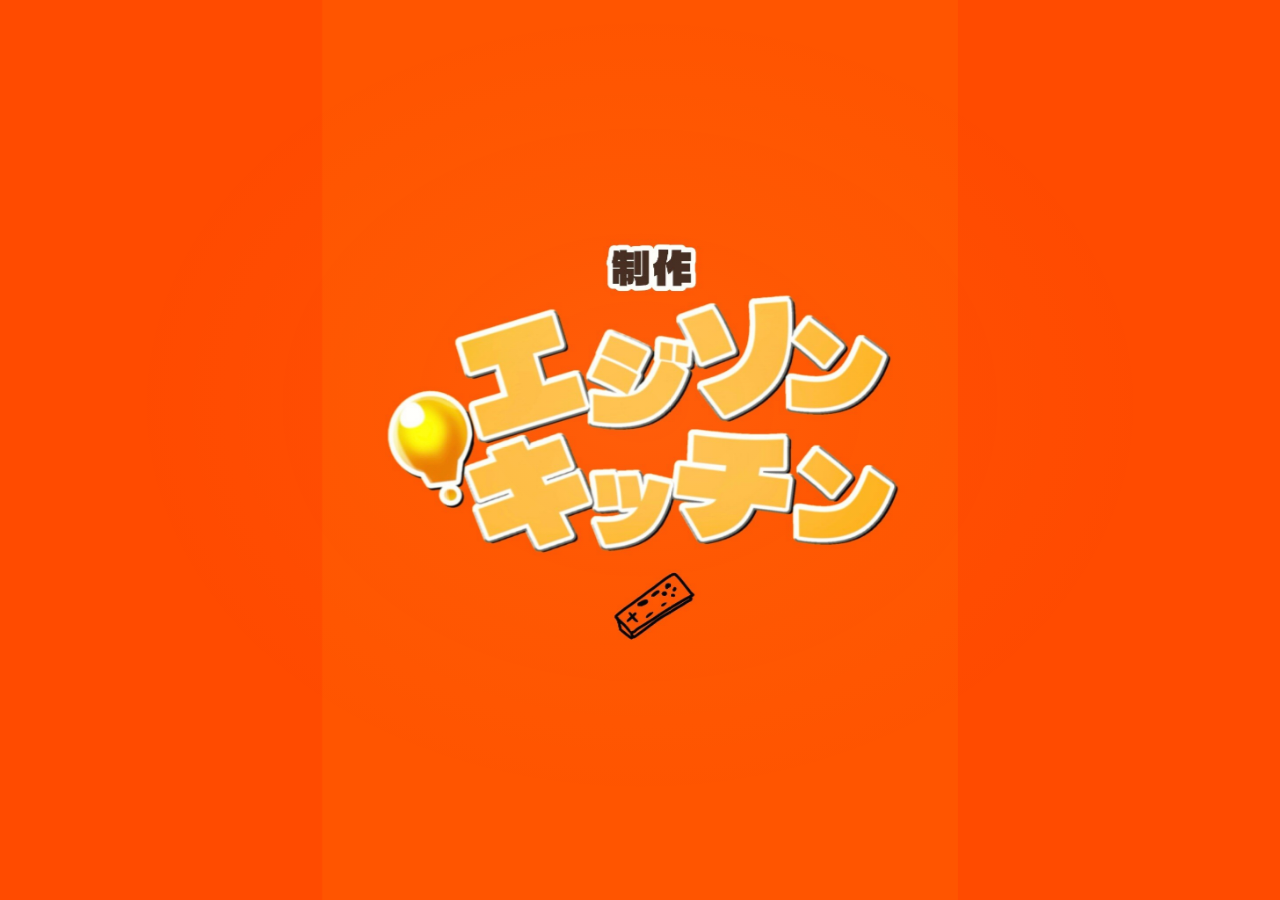
<file: logo.html>
<!DOCTYPE html>
<html lang="ja">
<head>
  <meta charset="UTF-8">
  <meta name="viewport" content="width=device-width, initial-scale=1, viewport-fit=cover">
  <meta name="theme-color" content="#ff4b00">
  <title>ことばクエスト 開発版｜起動</title>
  <link rel="stylesheet" href="style.css">
  <style>
    html, body { width:100%; height:100%; min-height:100%; margin:0; padding:0; overflow:hidden; background:#ff4b00; }
    .logo-splash-screen { position:fixed; inset:0; width:100%; height:100%; min-height:100dvh; }
  </style>
  <link rel="stylesheet" href="browser-responsive.css">
</head>
<body>
  <main aria-label="ことばクエスト 起動画面">
    <section id="logoSplashScreen" class="screen logo-splash-screen active" aria-label="エジソン・キッチン ロゴ">
      <img src="images/ejison-kitchen-logo.jpeg" alt="制作 エジソン・キッチン" class="logo-splash-image">
      <span class="logo-splash-spark spark-one" aria-hidden="true">✦</span>
      <span class="logo-splash-spark spark-two" aria-hidden="true">✧</span>
      <span class="logo-splash-spark spark-three" aria-hidden="true">✦</span>
      <span class="logo-splash-spark spark-four" aria-hidden="true">✧</span>
      <span class="logo-splash-glint" aria-hidden="true"></span>
    </section>
  </main>
  <script>
  (function () {
    'use strict';
    // 起動ロゴから会話イベントへは履歴を積まずに移動します。
    var moved = false;
    function openOpeningEvent() {
      if (moved) return;
      moved = true;
      window.location.replace('opening-event.html');
    }
    // 画像読み込み失敗時も先へ進めるよう、時間制御を主にします。
    window.setTimeout(openOpeningEvent, 2300);
    var image = document.querySelector('.logo-splash-image');
    if (image) image.addEventListener('error', function () {
      image.style.display = 'none';
      window.setTimeout(openOpeningEvent, 500);
    }, { once: true });
  })();
  </script>
</body>
</html>
</file>
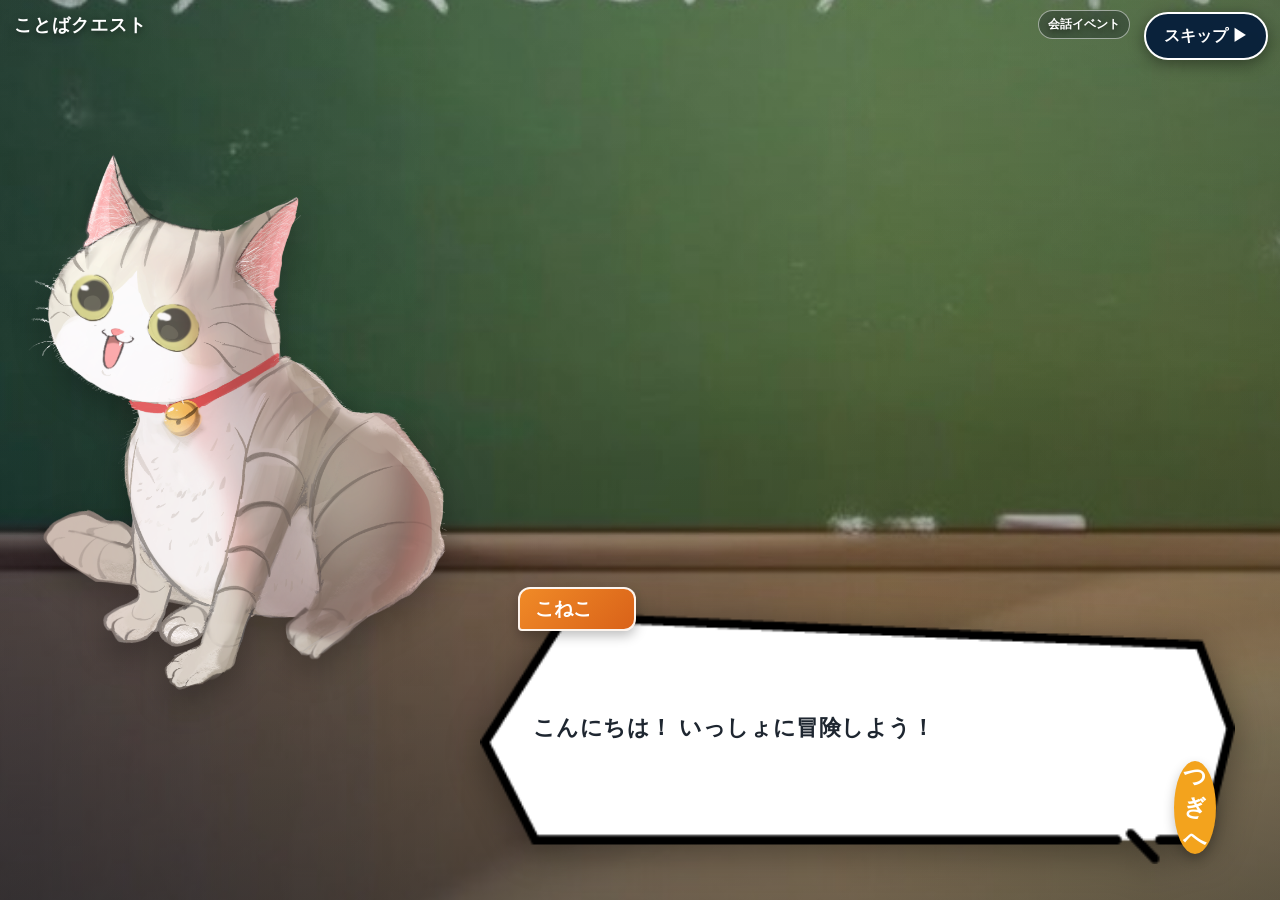
<file: opening-event.html>
<!DOCTYPE html>
<html lang="ja">
<head>
  <meta charset="UTF-8">
  <meta name="viewport" content="width=device-width, initial-scale=1, viewport-fit=cover">
  <meta name="theme-color" content="#171b22">
  <title>ことばクエスト 開発版｜会話イベント Ver.69</title>
  <link rel="stylesheet" href="style.css">
  <style>
    html, body { width:100%; min-height:100%; margin:0; padding:0; background:#171b22; overflow:hidden; }
    .opening-app { width:100%; max-width:none; min-height:100svh; margin:0; padding:0; }
    .tutorial-screen.active { width:100%; min-height:100svh; height:100dvh; }
    /* スマートフォンの縦画面でも、ねこまるの顔が画面上端から切れないサイズに調整します。 */
    .opening-app .event-character {
      left:50%; bottom:clamp(178px, 25vh, 225px);
      width:min(66vw, 430px); height:min(58vh, 500px); max-height:none;
      transform:translateX(-50%); align-items:flex-end; justify-content:center;
    }
    .opening-app .event-character-img {
      display:block; width:auto; height:100%; max-width:100%; max-height:100%;
      object-fit:contain; object-position:center bottom;
    }
    @media (orientation:landscape) and (max-height:620px) {
      .opening-app .event-character { bottom:145px; width:min(32vw, 340px); height:min(60vh, 270px); }
    }
    @media (max-height:650px) and (orientation:portrait) {
      .opening-app .event-character { bottom:155px; height:42vh; width:min(60vw, 330px); }
    }

    .event-replay-button {
      position:absolute; left:5%; bottom:5%; z-index:8;
      display:inline-flex; align-items:center; justify-content:center;
      min-height:44px; padding:8px 14px; border:2px solid #fff; border-radius:10px;
      background:linear-gradient(135deg,#087eaf,#075f8b); color:#fff;
      font-size:clamp(14px,2.3vw,18px); font-weight:900; cursor:pointer;
      box-shadow:0 4px 0 #06415e; text-shadow:none;
    }
    .event-replay-button:focus-visible { outline:4px solid #ffe16b; outline-offset:3px; }
    .event-replay-button:active { transform:translateY(2px); box-shadow:0 2px 0 #06415e; }
    .opening-event-skip {
      position:fixed;top:calc(12px + env(safe-area-inset-top));right:calc(12px + env(safe-area-inset-right));z-index:999;
      min-height:48px;padding:10px 18px;border:2px solid #fff;border-radius:999px;
      background:rgba(8,32,59,.96);color:#fff;font-size:16px;font-weight:800;cursor:pointer;
      box-shadow:0 4px 16px rgba(0,0,0,.4);
    }
    .opening-event-skip:focus-visible{outline:3px solid #ffe16b;outline-offset:3px;}
    .opening-app .event-character.rare-event { filter: drop-shadow(0 0 18px rgba(255,218,87,.95)) drop-shadow(0 0 34px rgba(255,165,0,.65)); animation: rareCharacterPulse 1.1s ease-in-out 3; }
    .opening-app .event-character.rare-event::after { content:"✨ レア登場！ ✨"; position:absolute; top:-8%; left:50%; transform:translateX(-50%); white-space:nowrap; padding:6px 13px; border-radius:999px; color:#382300; background:linear-gradient(90deg,#ffe789,#fff7cd,#ffc84d); border:2px solid #fff3b2; font-size:clamp(13px,2vw,20px); font-weight:900; box-shadow:0 0 20px rgba(255,210,70,.8); animation:rareLabelPop .65s ease-out both; }
    @keyframes rareCharacterPulse { 0%,100% { filter:drop-shadow(0 0 10px rgba(255,218,87,.6)); } 50% { filter:drop-shadow(0 0 28px rgba(255,218,87,1)) drop-shadow(0 0 44px rgba(255,165,0,.8)); } }
    @keyframes rareLabelPop { 0% {opacity:0; transform:translateX(-50%) scale(.45) translateY(12px);} 75% {opacity:1; transform:translateX(-50%) scale(1.08);} 100% {opacity:1; transform:translateX(-50%) scale(1);} }
    .opening-app .event-dialog-text { bottom:30%; }
    @media (max-width:700px) { .opening-app .event-dialog-text { bottom:32%; } }
    @media (orientation:landscape) and (max-height:620px) { .event-replay-button { min-height:38px; padding:5px 10px; } }
    @supports not (height: 100dvh) { .tutorial-screen.active { height:100vh; } }
  </style>
  <link rel="stylesheet" href="browser-responsive.css">
  <style id="opening-event-responsive-fix-v61">
    /* v61: 会話イベントの横向き・PC表示修正。ダイアログとキャラクターを別領域に分けます。 */
    html, body {
      width: 100%; height: 100%; min-height: 0;
      margin: 0; padding: 0; overflow: hidden;
      overscroll-behavior: none;
    }
    .opening-app {
      width: 100%; max-width: none; height: 100vh; height: 100dvh;
      min-height: 0; margin: 0; padding: 0;
    }
    .opening-app .tutorial-screen.active {
      width: 100%; height: 100vh; height: 100dvh;
      min-height: 0; overflow: hidden;
    }
    .opening-app .event-bg { background-position: center center; }
    .opening-app .event-character-img { object-fit: contain; }
    .opening-app .event-dialog-text {
      overflow-wrap: anywhere;
      word-break: normal;
      line-height: 1.42;
    }
    .opening-app .event-topbar { right:150px; }
    @media (max-width:600px) { .opening-app .event-top-caption { display:none; } }

    /* PC・横長タブレット：キャラクターを左、セリフ枠を右下に配置 */
    @media (orientation: landscape) and (min-width: 900px) and (min-height: 621px) {
      .opening-app .event-character {
        left: 19.5%; bottom: clamp(185px, 22vh, 285px);
        width: min(36vw, 520px); height: min(68vh, 650px);
        max-height: none; transform: translateX(-50%);
        align-items: flex-end; justify-content: center;
      }
      .opening-app .event-character-img {
        width: auto; max-width: 100%; height: 100%; max-height: 100%;
        object-fit: contain; object-position: center bottom;
      }
      .opening-app .event-dialog-area {
        left: auto; right: clamp(22px, 3.5vw, 64px);
        bottom: clamp(20px, 4vh, 42px); transform: none;
        width: min(59vw, 980px); height: clamp(185px, 28vh, 260px);
      }
      .opening-app .event-dialog-text {
        left: 7%; right: 13%; top: 19%; bottom: 27%;
        font-size: clamp(18px, 1.75vw, 27px); line-height: 1.42;
      }
      .opening-app .event-name {
        left: 5%; top: -10%; padding: 7px 15px;
        font-size: clamp(15px, 1.45vw, 21px);
      }
      .opening-app .event-replay-button {
        left: 5%; bottom: 3%; min-height: 38px;
        padding: 5px 10px; font-size: clamp(12px, 1.05vw, 16px);
      }
      .opening-app .event-next-button {
        right: 2.5%; bottom: 4%; width: 42px; min-height: 42px !important;
      }
    }

    /* 横向きで高さが低いPC・タブレット：重なりを防ぎ、セリフ枠を低くする */
    @media (orientation: landscape) and (min-width: 900px) and (max-height: 620px) {
      .opening-app .event-character {
        left: 16%; bottom: clamp(125px, 22vh, 170px);
        width: min(30vw, 360px); height: min(64vh, 330px);
      }
      .opening-app .event-dialog-area {
        left: auto; right: 2.5%; bottom: 8px; transform: none;
        width: min(65vw, 920px); height: clamp(128px, 28vh, 164px);
      }
      .opening-app .event-dialog-text {
        left: 7%; right: 13%; top: 16%; bottom: 28%;
        font-size: clamp(15px, 1.8vw, 22px); line-height: 1.34;
      }
      .opening-app .event-name { top: -12%; padding: 5px 11px; font-size: 14px; }
      .opening-app .event-replay-button {
        left: 5%; bottom: 3%; min-height: 32px;
        padding: 4px 8px; font-size: 12px;
      }
      .opening-app .event-next-button {
        right: 2.5%; bottom: 3%; width: 36px; min-height: 36px !important; font-size: 20px;
      }
    }

    /* 横向きスマートフォン：キャラクターを中央上部、会話欄を画面下部に固定 */
    @media (orientation: landscape) and (max-width: 899px) {
      .opening-app .event-character {
        left: 50%; bottom: clamp(118px, 31vh, 158px);
        width: min(38vw, 330px); height: min(63vh, 260px);
        max-height: none; transform: translateX(-50%);
      }
      .opening-app .event-character-img {
        width: auto; height: 100%; max-width: 100%; max-height: 100%;
        object-fit: contain; object-position: center bottom;
      }
      .opening-app .event-dialog-area {
        left: 50%; bottom: max(6px, env(safe-area-inset-bottom));
        transform: translateX(-50%); width: 96vw;
        height: clamp(122px, 33vh, 158px);
      }
      .opening-app .event-dialog-text {
        left: 7%; right: 13%; top: 16%; bottom: 28%;
        font-size: clamp(14px, 2.65vw, 20px); line-height: 1.34;
      }
      .opening-app .event-name { left: 5%; top: -12%; padding: 5px 10px; font-size: 14px; }
      .opening-app .event-replay-button {
        left: 5%; bottom: 3%; min-height: 31px;
        padding: 3px 8px; font-size: 12px; border-width: 1px;
      }
      .opening-app .event-next-button {
        right: 2.5%; bottom: 3%; width: 35px; min-height: 35px !important; font-size: 19px;
      }
    }

    /* 縦向きスマートフォン：文字の領域をボタンから離して配置 */
    @media (orientation: portrait) and (max-width: 899px) {
      .opening-app .event-dialog-area {
        left: 50%; bottom: max(12px, env(safe-area-inset-bottom));
        transform: translateX(-50%); width: 94vw;
        height: clamp(158px, 23vh, 195px);
      }
      .opening-app .event-dialog-text {
        left: 7%; right: 13%; top: 18%; bottom: 29%;
        font-size: clamp(17px, 4.8vw, 24px); line-height: 1.36;
      }
      .opening-app .event-replay-button {
        left: 5%; bottom: 3%; min-height: 34px; padding: 4px 9px;
        font-size: clamp(11px, 3.1vw, 14px);
      }
      .opening-app .event-next-button { right: 2.5%; bottom: 3%; width: 36px; min-height: 36px !important; }
    }

    @supports not (height: 100dvh) {
      .opening-app, .opening-app .tutorial-screen.active { height: 100vh; }
    }
  </style>
</head>
<body class="opening-body">
  <main class="app opening-app">
    <section id="tutorialScreen" class="screen tutorial-screen active" aria-label="会話イベント">
      <div class="event-bg" aria-hidden="true"></div>
      <div class="event-bg-overlay" aria-hidden="true"></div>
      <div class="event-topbar">
        <span class="event-top-label">ことばクエスト</span>
        <span class="event-top-caption">会話イベント</span>
      </div>
      <button type="button" id="tutorialSkipBtn" class="opening-event-skip" aria-label="会話イベントをスキップしてタイトルへ">スキップ ▶</button>
      <div class="event-character" aria-hidden="true">
        <img id="tutorialCharacterImage" src="images/ivent/cat_1_crop.png?v=69" alt="ねこまる" class="event-character-img">
      </div>
      <div class="event-dialog-area">
        <img src="images/ivent/m_e1097_0.png" alt="" class="event-dialog-image" aria-hidden="true">
        <div class="event-name" id="tutorialName">ネコマル</div>
        <div class="event-dialog-text" id="tutorialDialog" aria-live="polite"></div>
                <button type="button" class="event-next-button" id="tutorialNextBtn" aria-label="次へ">▼</button>
      </div>
    </section>
  </main>
  <script src="event-message-sound.js?v=86"></script>
  <script>
  (function () {
    'use strict';
    var profiles = [
          {
            name: 'ねこまる', image: 'images/ivent/cat_1_crop.png?v=69', rareImages: ['images/ivent/cat_1_crop_2.png?v=69', 'images/ivent/cat_1.png?v=69'],
            greeting: ['やっほー！ ぼくは ねこまる。よろしくね！', 'こんにちは！ ねこまるだよ。', '会えてうれしいな！ ぼくは ねこまる。'],
            welcome: ['ことばクエストへ ようこそ！', 'ここは 言葉の冒険をする世界だよ。', 'いっしょに 言葉の冒険へ出かけよう！'],
            advice: ['自分のペースで ゆっくり進もうね。', '分からないときは、問題をもう一度聞いてみよう。', 'あわてずに、できるところから始めよう！'],
            farewell: ['さあ、冒険を はじめよう！', '準備はいい？ ぼうけんへ出発！', 'きみのことを応援しているよ！']
          },
          {
            name: '大根猫', image: 'images/ivent/cat_1_crop2.png?v=69',
            greeting: ['にゃーん！ 大根猫が やってきたよ！', 'やあやあ！ わたしは 大根猫！', '元気いっぱい、大根猫だよ！'],
            welcome: ['ことばクエストの世界へ ようこそ！', '今日も 言葉の力をためしてみよう！', '言葉の冒険を いっしょに楽しもう！'],
            advice: ['よく聞いて、ゆっくり考えてみよう。', 'すぐに分からなくても大丈夫だよ。', '迷ったら、もう一度聞いてみるのもいいね！'],
            farewell: ['よーし、一緒に冒険へ行こう！', '準備オッケー？ 進んでみよう！', 'さあ、はじめよう！ にゃーん！']
          },
          {
            name: 'かぼちゃおじいさん', image: 'images/ivent/1_oji.png?v=69', rareImages: ['images/ivent/2_oji.png?v=69'],
            greeting: ['ほっほっほ、わしは かぼちゃおじいさんじゃ。', 'おお、よく来たのう。わしが案内しよう。', 'こんにちは。今日はわしと一緒に進もう。'],
            welcome: ['言葉の冒険へ ようこそ。', '一問ずつ、ゆっくり進めばよいのじゃ。', '言葉の力は、少しずつ育てていけばよい。'],
            advice: ['迷ったときは、問題をもう一度聞くのじゃ。', 'あわてることはない。よく見て考えるのじゃ。', '自分のペースで取り組めば、それでよいのじゃ。'],
            farewell: ['では、冒険を始めるとしよう！', 'さあ、旅立ちの時じゃ！', 'よし、準備は整った。出発じゃ！']
          },
          {
            name: '黒丸', image: 'images/ivent/cat_05_1.png?v=69', rareImages: ['images/ivent/cat_05_2.png?v=69'],
            greeting: ['にゃっ。ぼくは黒丸。よろしく。', '黒丸だよ。いっしょに進もう。', '来てくれてありがとう。黒丸だよ。'],
            welcome: ['ことばクエストへようこそ。', 'ここでは自分のペースで練習できるよ。', '一緒にことばの冒険を楽しもう。'],
            advice: ['ゆっくり見て、考えてみよう。', '難しいときは、ひとつずつ進もう。', 'あせらなくて大丈夫だよ。'],
            farewell: ['それじゃあ、始めよう。', '準備ができたら出発だよ。', 'きみの挑戦を応援しているよ。']
          },
          {
            name: 'こねこ', image: 'images/ivent/2_neko.PNG?v=69',
            greeting: ['こんにちは！ いっしょに冒険しよう！', 'やった、来てくれたね！', 'ことばの冒険へようこそ！'],
            welcome: ['今日も新しい言葉に出会おう！', 'ここでは少しずつ練習できるよ。', 'わからないときはゆっくり考えてね。'],
            advice: ['まちがえても大丈夫。もう一度やってみよう。', '大事なところを見つけてみよう。', '自分のペースで進めようね。'],
            farewell: ['さあ、冒険に出発だ！', '準備ができたら始めよう！', 'いっしょに頑張ろう！']
          },
          {
            name: 'しらす隊長', image: 'images/ivent/3_sirasu.PNG?v=69',
            greeting: ['冒険者よ、よく来た！', '本日の訓練を始めよう！', 'ことばの世界へ、ようこそ！'],
            welcome: ['一問ずつ、落ち着いて進もう。', '言葉の力を試す時間だ。', 'きみの挑戦を歓迎する！'],
            advice: ['問題文を最後まで読もう。', '考える時間も大切な訓練だ。', '選択肢の意味を順番に確認しよう。'],
            farewell: ['準備完了！ 出発だ！', '訓練開始！ 健闘を祈る！', 'さあ、挑戦を始めよう！']
          },
          {
            name: 'クロ', image: 'images/ivent/3_neko2.PNG?v=69',
            greeting: ['ニャッ！ ことばの世界へようこそ。', '待ってたよ。今日は何問解けるかな？', 'やあ、また冒険に来たね！'],
            welcome: ['一緒に言葉を探しに行こう。', '今日も新しい問題が待っているよ。', 'ゆっくり考えながら進もう。'],
            advice: ['選択肢をゆっくり見くらべるんだ。', '大事な言葉を見つけてみよう。', 'ヒントを使って、もう一度考えてみてね。'],
            farewell: ['さあ、冒険を始めよう！', '行こう！ 新しい問題が待っているよ！', '準備はいい？ スタート！']
          },
          {
            name: 'ことばガイド', image: 'images/ivent/avatar_default_03.png?v=69',
            greeting: ['ことばクエストへようこそ！', '今日も言葉の練習を始めましょう。', '冒険の準備ができました！'],
            welcome: ['見て、聞いて、考えてみましょう。', '短い課題から始めても大丈夫です。', 'ご自身のペースで進めてください。'],
            advice: ['ヒントは考える手助けとして使えます。', '分からないときは、もう一度聞いてみましょう。', '休みながら取り組んでも大丈夫です。'],
            farewell: ['それでは、冒険を始めましょう！', '準備ができたらスタートです！', 'さあ、一緒に始めましょう！']
          }
        ];
    var pick = function (arr) { return arr[Math.floor(Math.random() * arr.length)]; };
    var profile = pick(profiles);
    var isRare = Array.isArray(profile.rareImages) && profile.rareImages.length > 0 && Math.random() < 0.05;
    var displayImage = isRare ? pick(profile.rareImages) : profile.image;
    var backgroundFiles = ['back_1.jpg','back_2.jpg','back_3.jpg','back_4.jpg','back_5.jpg'];
    var backgroundElement = document.querySelector('.event-bg');
    if (backgroundElement) {
      var lastBackground = '';
      try { lastBackground = window.sessionStorage.getItem('kotoba-last-event-bg') || ''; } catch (e) {}
      var backgroundChoices = backgroundFiles.filter(function(file){ return file !== lastBackground; });
      var backgroundName = pick(backgroundChoices.length ? backgroundChoices : backgroundFiles);
      try { window.sessionStorage.setItem('kotoba-last-event-bg', backgroundName); } catch (e) {}
      backgroundElement.style.backgroundImage = 'linear-gradient(rgba(0,0,0,.08), rgba(0,0,0,.18)), url("images/ivent/' + backgroundName + '?v=69")';
      backgroundElement.dataset.background = backgroundName;
    }
    var steps = [
      { name: profile.name, text: pick(profile.greeting) },
      { name: profile.name, text: pick(profile.welcome) },
      { name: profile.name, text: pick(profile.advice) },
      { name: profile.name, text: pick(profile.farewell) }
    ];
    var index = 0;
    var timer = null;
    var token = 0;
    var moved = false;
    var nameEl = document.getElementById('tutorialName');
    var dialogEl = document.getElementById('tutorialDialog');
    var nextBtn = document.getElementById('tutorialNextBtn');
    var characterImg = document.getElementById('tutorialCharacterImage');
    if (characterImg) {
      characterImg.src = displayImage;
      characterImg.alt = profile.name;
      characterImg.onerror = function(){ if (displayImage !== profile.image) { this.onerror = null; this.src = profile.image; if (this.parentElement) this.parentElement.classList.remove('rare-event'); } };
      if (characterImg.parentElement) characterImg.parentElement.classList.toggle('rare-event', isRare);
    }

    function stopEventSound() {
      if (window.KQEventMessageSound) window.KQEventMessageSound.stop();
    }
    function playEventMessageSound() {
      if (window.KQEventMessageSound) window.KQEventMessageSound.play();
    }
    function renderStep() {
      if (!nameEl || !dialogEl || !nextBtn) return;
      var step = steps[index];
      nameEl.textContent = step.name;
      if (timer) window.clearInterval(timer);
      var thisToken = ++token;
      var charIndex = 0;
      dialogEl.textContent = '';
      timer = window.setInterval(function () {
        if (thisToken !== token) { window.clearInterval(timer); return; }
        charIndex += 1;
        dialogEl.textContent = step.text.slice(0, charIndex);
        if (charIndex >= step.text.length) {
          window.clearInterval(timer);
          timer = null;
        }
      }, 42);
      playEventMessageSound();
      nextBtn.textContent = index >= steps.length - 1 ? 'タイトルへ' : 'つぎへ';
      nextBtn.setAttribute('aria-label', nextBtn.textContent);
    }
    function finish() {
      if (moved) return;
      moved = true;
      if (timer) window.clearInterval(timer);
      timer = null;
      stopEventSound();
      window.location.replace('index.html#title');
    }
    function advance() {
      if (moved || !dialogEl) return;
      var step = steps[index];
      if (dialogEl.textContent !== step.text) {
        if (timer) window.clearInterval(timer);
        timer = null;
        token += 1;
        dialogEl.textContent = step.text;
        return;
      }
      if (index < steps.length - 1) {
        stopEventSound();
        index += 1;
        renderStep();
      } else {
        finish();
      }
    }
    if (nextBtn) nextBtn.addEventListener('click', advance);
    var skipBtn = document.getElementById('tutorialSkipBtn');
    if (skipBtn) skipBtn.addEventListener('click', finish);
    document.addEventListener('keydown', function (event) { if (event.key === 'Escape') finish(); });
    document.addEventListener('visibilitychange', function () { if (document.hidden) stopEventSound(); });
    window.addEventListener('pagehide', stopEventSound);
    renderStep();
  })();
</script>
</body>
</html>
</file>
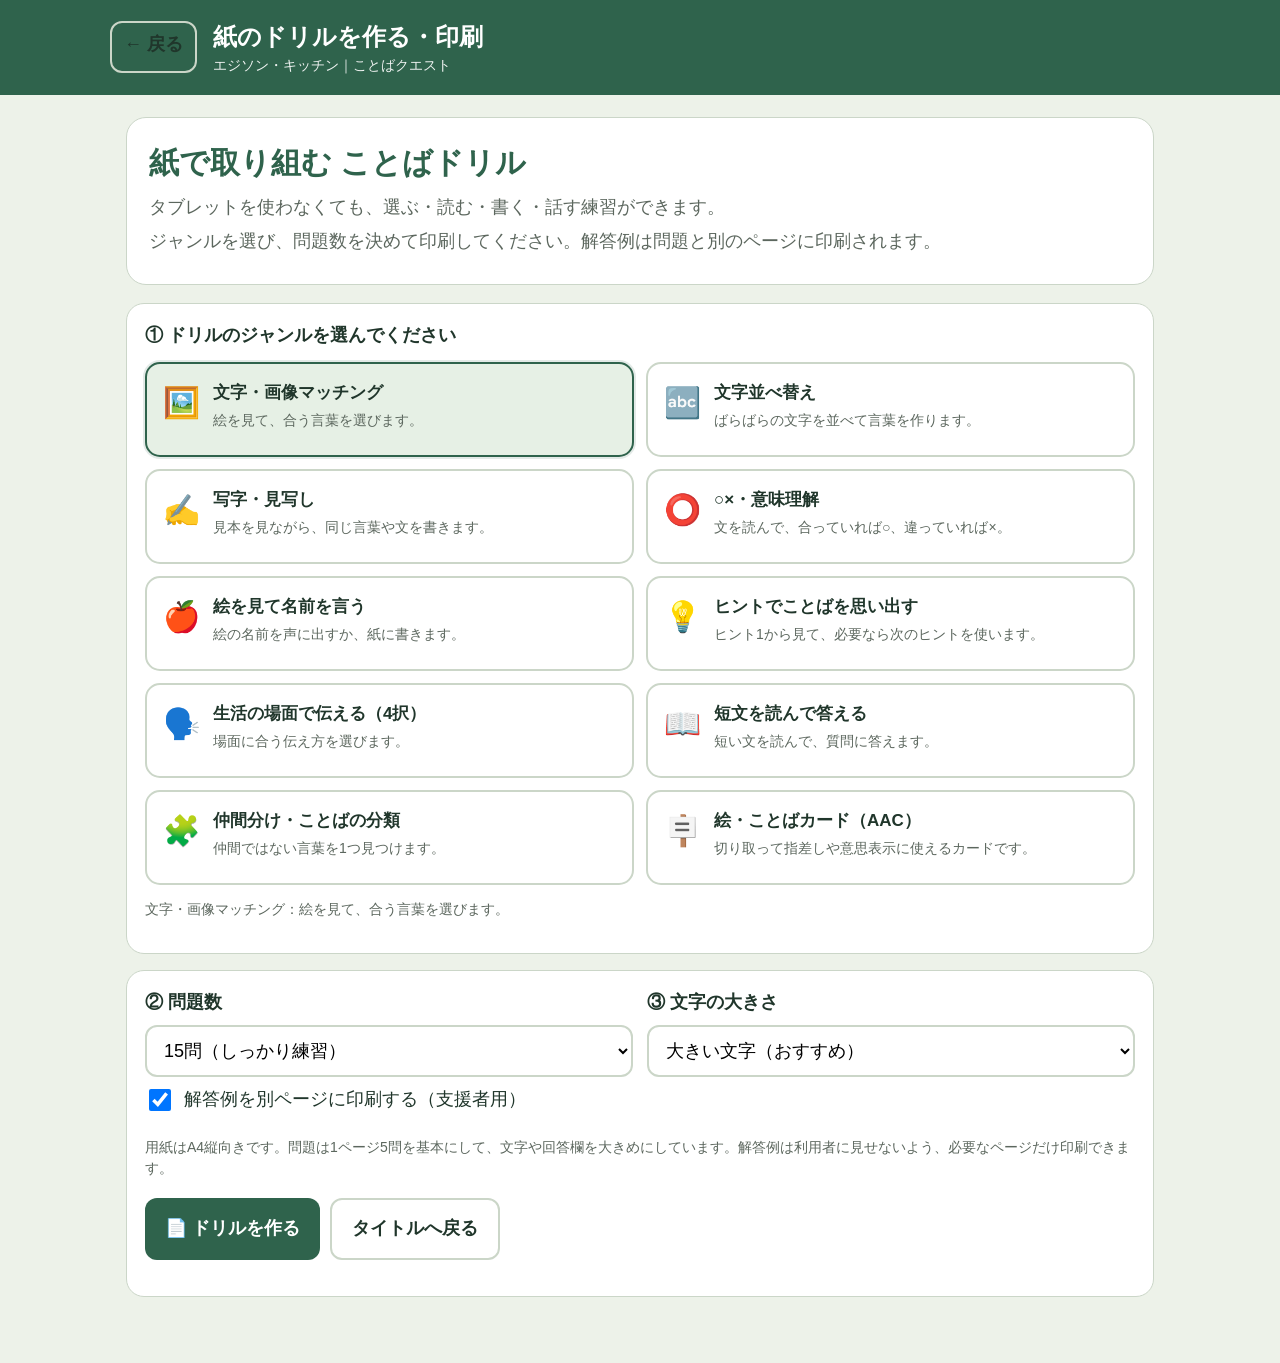
<file: print-drills.html>
<!doctype html>
<html lang="ja"><head><meta charset="utf-8"><meta name="viewport" content="width=device-width, initial-scale=1, viewport-fit=cover"><meta name="theme-color" content="#2f634c"><title>紙のドリルを作る・印刷｜ことばクエスト 開発版</title><style id="print-css">/* Printable drills UI — Ver.68 */
:root{--ink:#20362b;--green:#2f634c;--mint:#e6f0e5;--cream:#faf8f0;--gold:#edbf66;--muted:#5c675e;--border:#cbd6c8}
*{box-sizing:border-box}body{margin:0;background:#edf2e9;color:var(--ink);font-family:"Yu Gothic UI","Meiryo",sans-serif;font-size:18px;line-height:1.55}
button,select,input{font:inherit}button{cursor:pointer}a{color:inherit}.app-header{background:var(--green);color:white;padding:18px max(16px,calc((100vw - 1060px)/2));display:flex;align-items:center;gap:16px}.app-header .brand{font-weight:800;font-size:24px}.app-header .sub{font-size:14px;opacity:.92}
.container{max-width:1060px;margin:0 auto;padding:22px 16px 50px}.intro{background:white;border:1px solid var(--border);border-radius:20px;padding:22px;margin-bottom:18px}.intro h1{margin:0 0 8px;font-size:30px;color:var(--green)}.intro p{margin:6px 0;color:var(--muted)}
.form-panel{background:#fff;border:1px solid var(--border);border-radius:18px;padding:18px;margin:16px 0}.form-row{display:grid;grid-template-columns:1fr 1fr;gap:14px}.field label,.field-title{display:block;font-weight:800;margin-bottom:8px}.field select{width:100%;padding:13px;border:2px solid var(--border);border-radius:12px;background:white;min-height:52px}.genre-grid{display:grid;grid-template-columns:repeat(2,minmax(0,1fr));gap:12px;margin-top:12px}.genre-card{display:flex;align-items:flex-start;gap:12px;width:100%;text-align:left;padding:16px;border:2px solid var(--border);border-radius:15px;background:#fff;color:var(--ink);min-height:95px}.genre-card.selected{border-color:var(--green);background:var(--mint);box-shadow:0 0 0 2px #2f634c22}.genre-card .ico{font-size:30px;min-width:38px}.genre-card strong{display:block;font-size:17px}.genre-card small{display:block;color:var(--muted);font-size:14px;margin-top:4px}.actions{display:flex;flex-wrap:wrap;gap:10px;margin:18px 0}.primary,.secondary,.back{border:0;border-radius:12px;padding:15px 20px;font-weight:800;min-height:52px}.primary{background:var(--green);color:white}.secondary{background:#e3ebdf;color:var(--green);border:1px solid var(--border)}.back{background:transparent;border:2px solid var(--border);color:var(--ink)}.checkbox-row{display:flex;align-items:center;gap:10px;padding:9px 0}.checkbox-row input{width:22px;height:22px}.note{color:var(--muted);font-size:14px}.hidden{display:none!important}
#printPreview{display:none}.preview-top{background:#e5eee2;border:1px solid var(--border);border-radius:14px;padding:14px;margin:18px 0}.preview-top h2{margin:0 0 6px}.preview-top .actions{margin-bottom:0}
@media(max-width:680px){.app-header{padding:14px 16px}.app-header .brand{font-size:20px}.container{padding:14px 12px 30px}.intro h1{font-size:25px}.genre-grid,.form-row{grid-template-columns:1fr}.genre-card{min-height:80px}.actions>*{flex:1 1 100%}.primary,.secondary,.back{width:100%}}
@page{size:A4 portrait;margin:10mm}
.print-page{background:#fff;color:#111;page-break-after:always;break-after:page;min-height:260mm;padding:0;font-family:"Yu Gothic","Meiryo",sans-serif}.print-page:last-child{page-break-after:auto;break-after:auto}.print-head{border-bottom:2px solid #222;padding-bottom:4mm;margin-bottom:5mm}.print-brand{font-size:10pt;color:#444}.print-title{font-size:19pt;font-weight:800;margin:1.5mm 0}.print-instruction{font-size:11pt;margin:1mm 0 2mm}.name-line{display:flex;gap:10mm;font-size:10pt;margin-top:2mm}.name-line span{flex:1;border-bottom:1px solid #777;padding-bottom:1mm}.q-list{display:flex;flex-direction:column;gap:4mm}.q-item{border:1px solid #999;padding:3mm 4mm;border-radius:2mm;break-inside:avoid;page-break-inside:avoid}.q-num{font-size:10pt;font-weight:800;color:#444;margin-bottom:1mm}.q-prompt{font-size:13pt;font-weight:700;margin:1mm 0 2mm}.q-options{display:grid;grid-template-columns:1fr 1fr;gap:2mm 4mm;font-size:11pt}.option{display:flex;gap:2mm;align-items:flex-start}.check{display:inline-block;border:1px solid #333;width:4mm;height:4mm;flex:0 0 4mm;margin-top:1mm}.answer-line{height:9mm;border-bottom:1px solid #777;margin-top:2mm}.answer-line.short{height:6mm}.img-wrap{width:25mm;height:22mm;display:inline-flex;align-items:center;justify-content:center;margin-right:3mm;vertical-align:middle}.img-wrap svg{width:23mm;height:23mm}.match-row{display:flex;align-items:center;gap:2mm}.tiles{display:flex;gap:2mm;flex-wrap:wrap;margin:2mm 0}.tile{border:1.5px solid #333;border-radius:2mm;min-width:10mm;height:10mm;text-align:center;font-size:15pt;font-weight:700;padding:0 2mm}.copy-model{font-size:17pt;letter-spacing:.5mm;background:#f5f5f5;padding:2mm 3mm;margin:1mm 0}.write-lines{height:13mm;border-bottom:1px solid #888;margin-top:2mm}.tf-choices{font-size:15pt;display:flex;gap:12mm;margin-top:2mm}.cue-list{display:grid;grid-template-columns:1fr;gap:1mm;font-size:10pt;margin-top:1mm}.cue-hint{border:1px dashed #777;padding:1.5mm 2mm}.passage{font-size:12pt;line-height:1.75;background:#f5f5f5;padding:3mm;margin:1mm 0 2mm}.roleplay-options{display:grid;grid-template-columns:1fr 1fr;gap:2mm 4mm}.answer-page .answer-item{border-bottom:1px solid #ccc;padding:2mm 0;font-size:10.5pt;break-inside:avoid}.answer-page .answer-item strong{margin-right:2mm}.card-grid{display:grid;grid-template-columns:repeat(3,1fr);gap:5mm}.aac-card{min-height:36mm;border:1.5px dashed #555;display:flex;flex-direction:column;align-items:center;justify-content:center;text-align:center;padding:3mm;break-inside:avoid}.aac-card .card-ico{font-size:25pt}.aac-card .card-text{font-size:15pt;font-weight:800;margin-top:2mm}.footer-note{font-size:9pt;color:#444;border-top:1px solid #aaa;margin-top:4mm;padding-top:2mm}.page-label{font-size:8pt;color:#555;text-align:right;margin-top:3mm}
.large-text .q-prompt{font-size:16pt!important}.large-text .option{font-size:13pt!important}.large-text .print-instruction{font-size:12pt!important}.large-text .answer-line,.large-text .write-lines{height:16mm!important}
@media print{body{background:#fff;font-size:12pt}.app-header,.container,.screen-ui,.preview-top{display:none!important}#printPreview{display:block!important}.print-page{min-height:0;padding:0;margin:0;border:0;border-radius:0}.q-item{border-color:#aaa}.q-prompt{font-size:13pt}.print-head{margin-bottom:4mm}.q-list{gap:3mm}.name-line span{min-height:6mm}.hide-on-print{display:none!important}}
</style>
</head><body>
</div>

<header class="app-header"><a class="back" id="backBtn" href="index.html?v=86#title" style="text-decoration:none;padding:8px 12px">← 戻る</a><div><div class="brand">紙のドリルを作る・印刷</div><div class="sub">エジソン・キッチン｜ことばクエスト</div></div></header>
<main class="container screen-ui" id="setupPanel">
<section class="intro"><h1>紙で取り組む ことばドリル</h1><p>タブレットを使わなくても、選ぶ・読む・書く・話す練習ができます。</p><p>ジャンルを選び、問題数を決めて印刷してください。解答例は問題と別のページに印刷されます。</p></section>
<section class="form-panel"><div class="field-title">① ドリルのジャンルを選んでください</div><div id="genreGrid" class="genre-grid" role="group" aria-label="ドリルのジャンル"></div><p id="selectedGenreText" class="note" aria-live="polite"></p></section>
<section class="form-panel"><div class="form-row"><div class="field"><label for="questionCount">② 問題数</label><select id="questionCount"><option value="5">5問（短め）</option><option value="10">10問（標準）</option><option value="15" selected>15問（しっかり練習）</option></select></div><div class="field"><label for="largeText">③ 文字の大きさ</label><select id="largeText"><option value="0">標準</option><option value="1" selected>大きい文字（おすすめ）</option></select></div></div>
<label class="checkbox-row"><input id="includeAnswers" type="checkbox" checked><span>解答例を別ページに印刷する（支援者用）</span></label><p class="note">用紙はA4縦向きです。問題は1ページ5問を基本にして、文字や回答欄を大きめにしています。解答例は利用者に見せないよう、必要なページだけ印刷できます。</p>
<div class="actions"><button type="button" class="primary" id="generateBtn">📄 ドリルを作る</button><a class="back" href="index.html?v=86#title" style="text-decoration:none;text-align:center">タイトルへ戻る</a></div></section>
</main>
<section id="printPreview" class="container hidden"><div class="preview-top screen-ui"><h2 id="previewTitle">ドリルのプレビュー</h2><p>内容を確認して「印刷する」を押してください。ブラウザではプリンターまたはPDF保存、Androidでは端末の印刷画面が開きます。</p><div class="actions"><button type="button" class="primary" id="printBtn">🖨️ 印刷する</button><button type="button" class="secondary" id="regenBtn">🔄 別の問題にする</button><button type="button" class="back" id="changeBtn">ジャンル・設定に戻る</button></div></div><div id="previewContent"></div></section>
<script src="print-drills.js?v=68"></script>
</body></html>
</file>
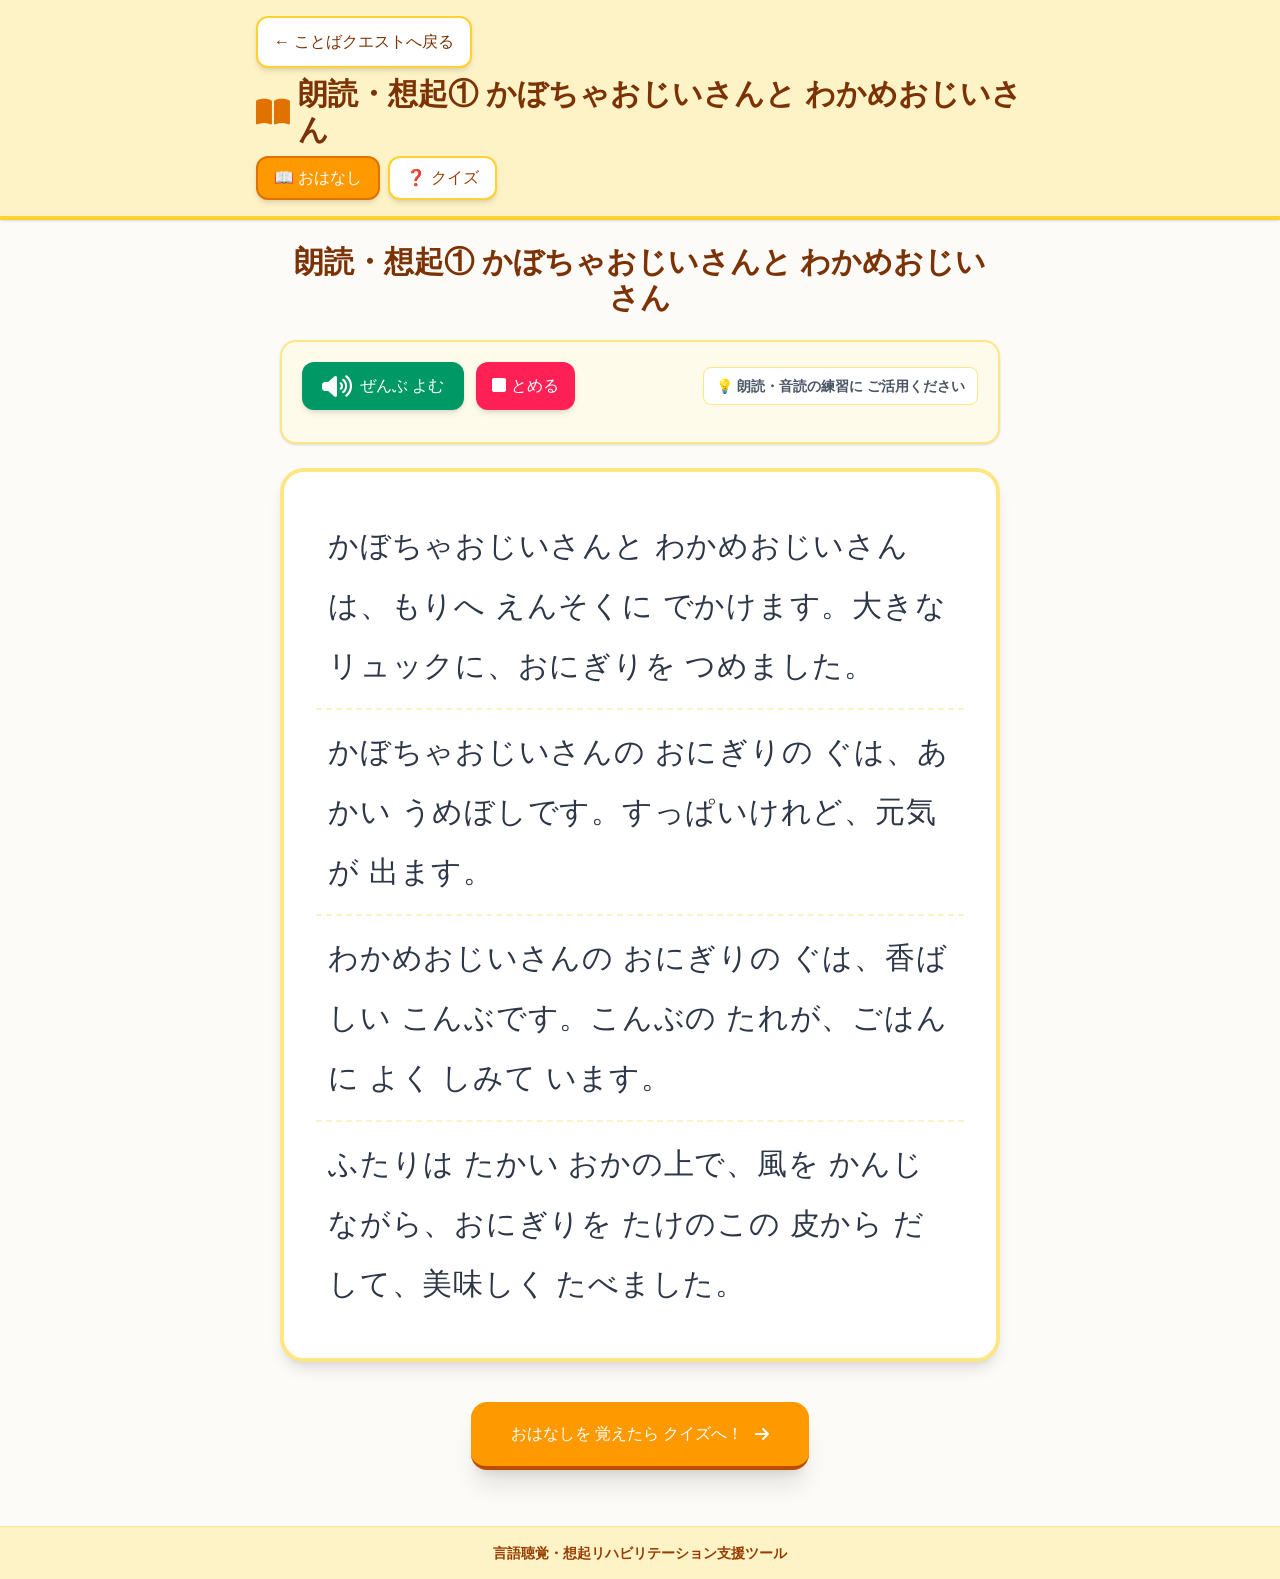
<file: reading-memory.html>
<!DOCTYPE html>
<html lang="ja">
<head>
    <meta charset="UTF-8">
    <meta name="viewport" content="width=device-width, initial-scale=1, viewport-fit=cover">
    <title>ことばクエスト 開発版｜朗読・想起リハビリクイズ</title>
    <link rel="stylesheet" href="reading-memory-tailwind.css">
    <link rel="stylesheet" href="fontawesome/css/all.min.css">
    <style>
        
        
        body {
            font-family: 'Noto Sans CJK JP', 'Yu Gothic', 'Hiragino Kaku Gothic ProN', sans-serif;
            background-color: #fdfbf7;
            color: #2d3748;
        }

        /* カスタムボタンアニメーション */
        .btn-active {
            transition: all 0.15s ease-in-out;
        }
        .btn-active:active {
            transform: scale(0.95);
        }

        /* 〇×判定アニメーション */
        @keyframes popIn {
            0% { transform: scale(0.5); opacity: 0; }
            80% { transform: scale(1.1); }
            100% { transform: scale(1); opacity: 1; }
        }

        .pop-in {
            animation: popIn 0.3s ease-out forwards;
        }

        /* 強調ルビ・発音促通スタイル */
        .phonetics-k { color: #d97706; font-weight: bold; } /* 軟口蓋音 (カ行) */
        .phonetics-t { color: #2563eb; font-weight: bold; } /* 歯茎音 (タ行・ナ行・ラ行) */
        /* 結果画面の記録ボタン：スクロールしなくても気づきやすい緑色の大きなボタン */
        #training-records-btn.rm-records-button {
            box-sizing: border-box !important;
            display: flex !important;
            visibility: visible !important;
            opacity: 1 !important;
            width: 100% !important;
            min-height: 76px !important;
            margin: 14px auto 18px !important;
            padding: 16px 18px !important;
            align-items: center !important;
            justify-content: center !important;
            gap: 12px !important;
            border: 3px solid #14532d !important;
            border-radius: 18px !important;
            background: #16803c !important;
            color: #ffffff !important;
            box-shadow: 0 5px 0 #14532d, 0 8px 18px rgba(20, 83, 45, .22) !important;
            font-size: clamp(19px, 4.5vw, 24px) !important;
            line-height: 1.25 !important;
            font-weight: 900 !important;
            text-align: left !important;
            cursor: pointer !important;
            position: relative !important;
            z-index: 10 !important;
        }
        #training-records-btn.rm-records-button:active { transform: translateY(2px); box-shadow: 0 3px 0 #14532d !important; }
        #training-records-btn .rm-records-icon { flex: 0 0 auto; font-size: 31px; line-height: 1; }
        #training-records-btn .rm-records-button-text { flex: 1 1 auto; color: #fff !important; }
        #training-records-btn .rm-records-button-text small { display: block; margin-top: 4px; font-size: 14px; font-weight: 700; color: #e9ffef !important; }
        #training-records-btn .rm-records-arrow { flex: 0 0 auto; font-size: 36px; font-weight: 900; line-height: 1; color: #fff !important; }
        @media (max-width: 520px) { #training-records-btn.rm-records-button { min-height: 82px !important; padding: 15px 12px !important; gap: 10px !important; } }
    </style>
  <link rel="stylesheet" href="browser-responsive.css">
  <link rel="stylesheet" href="daily-streak.css?v=108">
</head>
<body class="min-h-screen flex flex-col justify-between">
</div>


    <!-- ヘッダー -->
    <header class="bg-amber-100 border-b-4 border-amber-300 p-4 sticky top-0 z-50 shadow-sm">
        <div class="max-w-3xl mx-auto flex flex-wrap justify-between items-center gap-2">
            <button id="back-to-kotoba" type="button" onclick="returnToKotobaQuest()" class="bg-white hover:bg-amber-50 text-amber-900 text-base sm:text-lg font-bold px-4 py-3 rounded-xl shadow-md border-2 border-amber-300 btn-active">
                ← ことばクエストへ戻る
            </button>
            <h1 class="text-xl sm:text-2xl md:text-3xl font-black text-amber-900 flex items-center gap-2">
                <i class="fa-solid font-bold fa-book-open text-amber-600"></i>
                <span id="story-page-title">朗読・想起クイズ</span>
            </h1>
            <div class="flex gap-2">
                <button id="tab-story-btn" onclick="switchTab('story')" class="px-4 py-2 text-lg sm:text-xl font-bold rounded-xl border-2 border-amber-600 bg-amber-500 text-white shadow-md btn-active">
                    📖 おはなし
                </button>
                <button id="tab-quiz-btn" onclick="switchTab('quiz')" class="px-4 py-2 text-lg sm:text-xl font-bold rounded-xl border-2 border-amber-300 bg-white text-amber-800 shadow-md btn-active">
                    ❓ クイズ
                </button>
            </div>
        </div>
    </header>

    <!-- 主コンテンツ領域 -->
    <main class="max-w-3xl mx-auto w-full p-4 sm:p-6 flex-grow">

        <!-- おはなしセクション -->
        <section id="story-section" class="space-y-6">
            <div id="story-title-label" class="text-2xl sm:text-3xl font-black text-amber-900 text-center">朗読・想起クイズ</div>
            <!-- 読上げ・設定コントロール -->
            <div class="bg-amber-50 p-4 sm:p-5 rounded-2xl border-2 border-amber-200 flex flex-wrap justify-between items-center gap-3 shadow-sm">
                <div class="flex items-center gap-3">
                    <button onclick="readAllStory()" class="bg-emerald-600 hover:bg-emerald-700 text-white text-lg sm:text-xl font-bold px-5 py-3 rounded-xl shadow-md flex items-center gap-2 btn-active">
                        <i class="fa-solid fa-volume-high text-2xl"></i>
                        <span>ぜんぶ よむ</span>
                    </button>
                    <button onclick="stopSpeech()" class="bg-rose-500 hover:bg-rose-600 text-white text-base sm:text-lg font-bold px-4 py-3 rounded-xl shadow-md btn-active">
                        <i class="fa-solid fa-square"></i>
                        <span>とめる</span>
                    </button>
                </div>
                <div class="text-xs sm:text-sm text-gray-600 font-bold bg-white px-3 py-2 rounded-lg border border-amber-200">
                    💡 朗読・音読の練習に ご活用ください
                </div>
                <div id="voice-status" class="w-full text-sm font-bold text-emerald-700" role="status" aria-live="polite"></div>
            </div>

            <!-- 本文表示エリア -->
            <div id="story-body-wrap" class="bg-white p-6 sm:p-8 rounded-3xl border-4 border-amber-200 shadow-lg text-2xl sm:text-3xl leading-relaxed sm:leading-loose tracking-wide space-y-6">
                <div id="story-body" class="reading-memory-story-body"></div>
            </div>

            <!-- クイズへ進むボタン -->
            <div class="text-center pt-4">
                <button onclick="switchTab('quiz')" class="w-full sm:w-auto bg-amber-500 hover:bg-amber-600 text-white text-2xl font-black px-10 py-5 rounded-2xl shadow-xl border-b-4 border-amber-700 btn-active flex items-center justify-center gap-3 mx-auto">
                    <span>おはなしを 覚えたら クイズへ！</span>
                    <i class="fa-solid fa-arrow-right"></i>
                </button>
            </div>
        </section>

        <!-- クイズセクション -->
        <section id="quiz-section" class="hidden space-y-6">
            
            <!-- 進捗メーター -->
            <div class="bg-white p-4 rounded-2xl border-2 border-amber-200 shadow-sm flex items-center justify-between gap-4">
                <div class="text-lg sm:text-xl font-bold text-amber-900">
                    もんだい <span id="current-q-num" class="text-3xl text-amber-600 font-black">1</span> / 5
                </div>
                <div class="flex-grow max-w-xs bg-gray-200 rounded-full h-4 overflow-hidden">
                    <div id="progress-bar" class="bg-amber-500 h-full w-1/5 transition-all duration-300"></div>
                </div>
            </div>

            <!-- クイズカード -->
            <div class="bg-white p-6 sm:p-8 rounded-3xl border-4 border-amber-300 shadow-xl space-y-6 relative">
                
                <!-- 質問テキスト -->
                <div class="flex items-start gap-3">
                    <span class="bg-amber-500 text-white font-black text-xl sm:text-2xl px-3 py-1 rounded-xl shrink-0 mt-1">
                        問 <span id="q-number-label">1</span>
                    </span>
                    <h2 id="quiz-question" class="text-2xl sm:text-3xl font-black text-gray-800 leading-snug">
                        <!-- 問題文がここに入ります -->
                    </h2>
                </div>

                <!-- 音声読み上げボタン -->
                <div class="flex justify-end">
                    <button onclick="speakCurrentQuestion()" class="bg-amber-100 hover:bg-amber-200 text-amber-900 font-bold px-4 py-2 rounded-xl text-lg flex items-center gap-2 border border-amber-300 btn-active">
                        <i class="fa-solid fa-volume-high text-amber-600"></i>
                        <span>もんだいを きく</span>
                    </button>
                </div>

                <hr class="border-amber-100">

                <!-- 〇× 回答ボタン -->
                <div id="options-container" class="grid grid-cols-2 gap-4 sm:gap-6 pt-2">
                    <button onclick="handleAnswer(true)" class="bg-red-50 hover:bg-red-100 border-4 border-red-400 hover:border-red-500 text-red-600 rounded-3xl p-6 sm:p-8 flex flex-col items-center justify-center gap-2 shadow-lg btn-active">
                        <i class="fa-regular fa-circle text-6xl sm:text-8xl font-black"></i>
                        <span class="text-2xl sm:text-3xl font-black">〇（ただしい）</span>
                    </button>

                    <button onclick="handleAnswer(false)" class="bg-blue-50 hover:bg-blue-100 border-4 border-blue-400 hover:border-blue-500 text-blue-600 rounded-3xl p-6 sm:p-8 flex flex-col items-center justify-center gap-2 shadow-lg btn-active">
                        <i class="fa-solid fa-xmark text-6xl sm:text-8xl font-black"></i>
                        <span class="text-2xl sm:text-3xl font-black">✕（ちがう）</span>
                    </button>
                </div>

                <!-- 回答後のフィードバック領域 -->
                <div id="feedback-area" class="hidden p-6 rounded-2xl border-4 pop-in space-y-4">
                    <div class="flex items-center gap-4">
                        <div id="feedback-icon" class="text-5xl sm:text-6xl"></div>
                        <div>
                            <div id="feedback-title" class="text-3xl sm:text-4xl font-black"></div>
                            <div id="feedback-explanation" class="text-xl sm:text-2xl font-bold mt-2 text-gray-700"></div>
                        </div>
                    </div>

                    <div class="pt-2 flex justify-end">
                        <button id="next-btn" onclick="nextQuestion()" class="bg-amber-500 hover:bg-amber-600 text-white text-xl sm:text-2xl font-black px-8 py-4 rounded-xl shadow-lg border-b-4 border-amber-700 btn-active flex items-center gap-2">
                            <span>つぎの もんだいへ</span>
                            <i class="fa-solid fa-chevron-right"></i>
                        </button>
                    </div>
                </div>

            </div>

            <!-- おはなし確認用折りたたみカード -->
            <details class="bg-amber-50 rounded-2xl border-2 border-amber-200 p-4">
                    <summary class="text-lg font-bold text-amber-900 cursor-pointer hover:text-amber-700">🔍 おはなしを もういちど かくにんする</summary>
                    <div id="story-review" class="mt-4 text-lg sm:text-xl leading-relaxed text-gray-800 bg-white p-4 rounded-xl border border-amber-200 space-y-2"></div>
                </details>

        </section>

        <!-- 結果発表セクション -->
        <section id="result-section" class="hidden text-center space-y-8 py-6">
            <div class="bg-white p-8 sm:p-10 rounded-3xl border-4 border-amber-300 shadow-xl space-y-6 max-w-xl mx-auto">
                <h2 class="text-3xl sm:text-4xl font-black text-amber-900">🎉 お疲れさまでした！</h2>
                
                <div class="text-2xl sm:text-3xl font-bold text-gray-700">
                    あなたの とくてん
                </div>

                <div class="text-6xl sm:text-7xl font-black text-amber-600">
                    <span id="score-display">0</span> / <span id="result-total">5</span> 問 正解
                </div>

                <p id="score-comment" class="text-xl sm:text-2xl font-bold text-gray-800 bg-amber-50 p-4 rounded-2xl border border-amber-200">
                    <!-- メッセージがここに入ります -->
                </p>
                <div id="readingDailyStreak" class="daily-streak-slot"></div>

                <button id="training-records-btn" type="button" onclick="openTrainingRecords()" class="rm-records-button" style="display:flex;visibility:visible;opacity:1;">
                    <span class="rm-records-icon" aria-hidden="true">📊</span>
                    <span class="rm-records-button-text">トレーニング記録を見る<small>これまでの記録を確認</small></span>
                    <span class="rm-records-arrow" aria-hidden="true">›</span>
                </button>

                <div id="result-review" class="text-left bg-white rounded-2xl border-2 border-amber-200 p-4 space-y-3"></div>

                <div class="pt-4 flex flex-col sm:flex-row gap-4 justify-center flex-wrap">
                    <button onclick="restartQuiz()" class="bg-amber-500 hover:bg-amber-600 text-white text-xl font-black px-8 py-4 rounded-2xl shadow-lg border-b-4 border-amber-700 btn-active flex items-center justify-center gap-2">
                        <i class="fa-solid fa-rotate-right"></i>
                        <span>もう一度 クイズをする</span>
                    </button>
                    <button onclick="switchTab('story')" class="bg-emerald-600 hover:bg-emerald-700 text-white text-xl font-black px-8 py-4 rounded-2xl shadow-lg border-b-4 border-emerald-800 btn-active flex items-center justify-center gap-2">
                        <i class="fa-solid fa-book"></i>
                        <span>おはなしを よむ</span>
                    </button>
                </div>
            </div>
        </section>

    </main>

    <!-- フッター -->
    <footer class="bg-amber-100 border-t border-amber-200 p-4 text-center text-amber-800 text-sm font-bold mt-8">
        言語聴覚・想起リハビリテーション支援ツール
    </footer>

    <script src="daily-streak.js?v=108"></script>
    <script src="user-profile.js?v=veta16-profile"></script>
    <script src="learning-mode-veta12.js?v=1"></script>
    <script src="difficulty-veta11.js?v=1"></script>
    <script src="adaptive-learning.js?v=veta12"></script>
    <script src="unified-learning-veta1.js?v=veta12"></script>
    <script>
        // 朗読・想起クイズは「課題ごとに独立」して動作します。
        // URL: reading-memory.html?story=1 / 2 / 3
        var STORY_ID = (new URLSearchParams(window.location.search).get('story') || '1');

        var STORIES = {
            "1": {
                title: "朗読・想起① かぼちゃおじいさんと わかめおじいさん",
                character: "かぼちゃおじいさん・わかめおじいさん",
                story: [
                    "かぼちゃおじいさんと わかめおじいさんは、もりへ えんそくに でかけます。大きな リュックに、おにぎりを つめました。",
                    "かぼちゃおじいさんの おにぎりの ぐは、あかい うめぼしです。すっぱいけれど、元気が 出ます。",
                    "わかめおじいさんの おにぎりの ぐは、香ばしい こんぶです。こんぶの たれが、ごはんに よく しみて います。",
                    "ふたりは たかい おかの上で、風を かんじながら、おにぎりを たけのこの 皮から だして、美味しく たべました。"
                ],
                review: [
                    "・ふたりは、もりへ えんそくに でかけました。",
                    "・かぼちゃおじいさんの 具は、うめぼしです。",
                    "・わかめおじいさんの 具は、こんぶです。",
                    "・たかい おかの上で おにぎりを たべました。",
                    "・おにぎりは たけのこの 皮から だしました。"
                ],
                quiz: [
                    { q: "かぼちゃおじいさんとわかめおじいさんは、海へあそびに行きました。", a: false, exp: "×（ばつ）：海ではなく、「もり」へ 行きました。" },
                    { q: "かぼちゃおじいさんのおにぎりの具は、赤い「うめぼし」でした。", a: true, exp: "〇（まる）：かぼちゃおじいさんの 具は、すっぱい うめぼしです。" },
                    { q: "わかめおじいさんのおにぎりの具は、「しゃけ」でした。", a: false, exp: "×（ばつ）：しゃけではなく、香ばしい「こんぶ」です。" },
                    { q: "ふたりは、高いおかの上でおにぎりを食べました。", a: true, exp: "〇（まる）：たかい おかの上で、風を かんじながら 食べました。" },
                    { q: "おにぎりは、サランラップに包まれていました。", a: false, exp: "×（ばつ）：サランラップではなく、「たけのこの皮」でした。" }
                ]
            },
            "2": {
                title: "朗読・想起② しらす爺さんの温泉旅行（あんパン）",
                character: "しらす爺さん",
                story: [
                    "しらす爺さんは、秋（あき）の日に熱海（あたみ）の温泉（おんせん）へ出（で）かけました。",
                    "行（い）きの電車（でんしゃ）では、大好（だいす）きなあんパンを食べました。",
                    "旅館（りょかん）に着（つ）くと、まず温（あたた）かい温泉に入ってのんびり過ごしました。",
                    "夕食（ゆうしょく）には、新鮮（しんせん）なお刺身（さしみ）と金目鯛（きんめだい）の煮付（につ）けを食べて大満足。",
                    "夜（よる）はふかふかのお布団（ふとん）で、朝（あさ）までぐっすり眠（ねむ）りました。"
                ],
                review: [
                    "・秋の日に、熱海の温泉へ出かけました。",
                    "・電車では、大好きなあんパンを食べました。",
                    "・旅館に着くと、まず温泉に入りました。",
                    "・夕食は、お刺身と金目鯛の煮付けでした。",
                    "・夜は朝までぐっすり眠りました。"
                ],
                quiz: [
                    { q: "しらすお爺さんが行ったのは、秋の温泉旅行である。", a: true, exp: "〇（まる）：秋の日に熱海の温泉へ出かけました。" },
                    { q: "電車の中で食べたのは、カレーパンである。", a: false, exp: "×（ばつ）：電車の中で食べたのは大好きな「あんパン」です。" },
                    { q: "旅館に着いて、最初にお風呂（温泉）に入った。", a: true, exp: "〇（まる）：旅館に着くと、まず温かい温泉に入ってのんびり過ごしました。" },
                    { q: "夕食には、ハンバーグを食べた。", a: false, exp: "×（ばつ）：夕食は「お刺身と金目鯛の煮付け」でした。" },
                    { q: "夜は朝までぐっすり眠ることができた。", a: true, exp: "〇（まる）：夜はふかふかのお布団で、朝までぐっすり眠りました。" }
                ]
            },
            "3": {
                title: "朗読・想起③ しらす爺さんの温泉旅行（しらす煎餅）",
                character: "しらす爺さん",
                story: [
                    "しらすお爺さんは、秋の日に熱海（あたみ）の温泉へ出かけました。",
                    "行きの電車では、大好きなしらす煎餅（せんべい）を食べました。",
                    "旅館に着くと、まず温かい温泉に入ってのんびり過ごしました。",
                    "夕食には、新鮮なお刺身（さしみ）と金目鯛（きんめだい）の煮付けを食べて大満足。",
                    "夜はふかふかのお布団で、朝までぐっすり眠りました。"
                ],
                review: [
                    "・秋の日に、熱海の温泉へ出かけました。",
                    "・電車では、大好きなしらす煎餅を食べました。",
                    "・旅館に着くと、まず温泉に入りました。",
                    "・夕食は、お刺身と金目鯛の煮付けでした。",
                    "・夜は朝までぐっすり眠りました。"
                ],
                quiz: [
                    { q: "しらすお爺さんが行ったのは、秋の温泉旅行である。", a: true, exp: "〇（まる）：秋の日に熱海の温泉へ出かけました。" },
                    { q: "電車の中で食べたのは、あんパンである。", a: false, exp: "×（ばつ）：電車で食べたのは「しらす煎餅」です。" },
                    { q: "旅館に着いて、最初にお風呂（温泉）に入った。", a: true, exp: "〇（まる）：旅館に着くと、まず温かい温泉に入りました。" },
                    { q: "夕食には、ハンバーグを食べた。", a: false, exp: "×（ばつ）：夕食は「お刺身と金目鯛の煮付け」でした。" },
                    { q: "夜は朝までぐっすり眠ることができた。", a: true, exp: "〇（まる）：夜は朝までぐっすり眠りました。" }
                ]
            }
        };

        // VETA10：各おはなしの内容に即した問題候補を5問→20問に拡張。
        // 1回の負担を増やさないよう、毎回ランダムに5問を選びます。
        STORIES["1"].quiz.push(
            { q: "ふたりは、森へ遠足に出かけました。", a: true, exp: "〇：ふたりが出かけた先は森です。" },
            { q: "ふたりは、大きなリュックにおにぎりを詰めました。", a: true, exp: "〇：出発するとき、大きなリュックにおにぎりを入れました。" },
            { q: "リュックに詰めた食べ物は、サンドイッチでした。", a: false, exp: "×：持って行ったのは、おにぎりです。" },
            { q: "かぼちゃおじいさんのおにぎりには、こんぶが入っていました。", a: false, exp: "×：かぼちゃおじいさんの具は、うめぼしです。" },
            { q: "うめぼしは、すっぱい味がしました。", a: true, exp: "〇：おはなしには、うめぼしがすっぱいと書かれています。" },
            { q: "かぼちゃおじいさんは、うめぼしを食べると元気が出ると感じました。", a: true, exp: "〇：すっぱいけれど、元気が出ると書かれています。" },
            { q: "わかめおじいさんのおにぎりの具は、こんぶでした。", a: true, exp: "〇：わかめおじいさんの具は、こんぶです。" },
            { q: "わかめおじいさんのおにぎりは、甘いチョコレート味でした。", a: false, exp: "×：具は香ばしいこんぶです。" },
            { q: "こんぶのたれは、ごはんにしみていました。", a: true, exp: "〇：こんぶのたれがごはんによくしみていました。" },
            { q: "ふたりは、低い地下室でおにぎりを食べました。", a: false, exp: "×：ふたりは、高いおかの上で食べました。" },
            { q: "ふたりは、おかの上で風を感じました。", a: true, exp: "〇：高いおかの上で、風を感じながら食べました。" },
            { q: "ふたりは、レストランの席でおにぎりを食べました。", a: false, exp: "×：食べた場所は、おかの上です。" },
            { q: "おにぎりは、たけのこの皮から取り出しました。", a: true, exp: "〇：たけのこの皮から出して食べました。" },
            { q: "おにぎりは、木の箱から取り出しました。", a: false, exp: "×：おにぎりは、たけのこの皮から出しました。" },
            { q: "ふたりは、おにぎりをおいしく食べました。", a: true, exp: "〇：おはなしには、美味しく食べたと書かれています。" }
        );
        STORIES["2"].quiz.push(
            { q: "しらす爺さんの旅行の季節は秋でした。", a: true, exp: "〇：秋の日に温泉へ出かけました。" },
            { q: "旅行先は北海道の温泉でした。", a: false, exp: "×：旅行先は熱海です。" },
            { q: "しらす爺さんは熱海へ行きました。", a: true, exp: "〇：熱海の温泉を訪れました。" },
            { q: "行きの乗り物は電車でした。", a: true, exp: "〇：行きの電車の中で食べ物を食べました。" },
            { q: "しらす爺さんは電車で、しらす煎餅を食べました。", a: false, exp: "×：このおはなしでは、あんパンを食べました。" },
            { q: "電車で食べたあんパンは、しらす爺さんの好きな食べ物でした。", a: true, exp: "〇：大好きなあんパンと書かれています。" },
            { q: "旅館に着いてすぐ、まず買い物へ行きました。", a: false, exp: "×：旅館に着いて、まず温泉に入りました。" },
            { q: "旅館では、温かい温泉に入りました。", a: true, exp: "〇：温かい温泉に入って過ごしました。" },
            { q: "温泉では、のんびり過ごしました。", a: true, exp: "〇：温泉に入って、のんびりしました。" },
            { q: "夕食には新鮮なお刺身が出ました。", a: true, exp: "〇：夕食はお刺身と金目鯛の煮付けでした。" },
            { q: "夕食には、金目鯛の煮付けもありました。", a: true, exp: "〇：金目鯛の煮付けを食べました。" },
            { q: "しらす爺さんは夕食に満足できませんでした。", a: false, exp: "×：夕食に大満足したと書かれています。" },
            { q: "夜は、固い床の上で眠りました。", a: false, exp: "×：ふかふかのお布団で眠りました。" },
            { q: "夜に眠った場所は、ふかふかのお布団でした。", a: true, exp: "〇：ふかふかのお布団で寝ました。" },
            { q: "しらす爺さんは、夜中ずっと起きていました。", a: false, exp: "×：朝までぐっすり眠りました。" }
        );
        STORIES["3"].quiz.push(
            { q: "しらすお爺さんは、秋の日に出かけました。", a: true, exp: "〇：季節は秋です。" },
            { q: "しらすお爺さんの旅行先は熱海でした。", a: true, exp: "〇：熱海の温泉へ出かけました。" },
            { q: "しらすお爺さんは、冬にスキー旅行へ出かけました。", a: false, exp: "×：秋の日の温泉旅行です。" },
            { q: "行きの電車で食べたのは、しらす煎餅でした。", a: true, exp: "〇：大好きなしらす煎餅を食べました。" },
            { q: "しらす煎餅は、電車に乗る前に食べ終えました。", a: false, exp: "×：おはなしでは、行きの電車で食べています。" },
            { q: "しらすお爺さんは、しらす煎餅が大好きでした。", a: true, exp: "〇：大好きなしらす煎餅と書かれています。" },
            { q: "旅館に着くと、すぐに温泉に入りました。", a: true, exp: "〇：旅館では、まず温泉に入りました。" },
            { q: "旅館の温泉は、冷たい水のお風呂でした。", a: false, exp: "×：温かい温泉です。" },
            { q: "温泉では、ゆっくりくつろぎました。", a: true, exp: "〇：のんびり過ごしました。" },
            { q: "夕食には新鮮なお刺身が出ました。", a: true, exp: "〇：夕食にお刺身を食べました。" },
            { q: "夕食には金目鯛の煮付けがありました。", a: true, exp: "〇：お刺身と金目鯛の煮付けが夕食でした。" },
            { q: "夕食には、お刺身ではなくカレーだけを食べました。", a: false, exp: "×：夕食はお刺身と金目鯛の煮付けです。" },
            { q: "しらすお爺さんは、夕食を食べて大満足しました。", a: true, exp: "〇：食事に大満足したと書かれています。" },
            { q: "夜は、ふかふかのお布団に入りました。", a: true, exp: "〇：ふかふかのお布団で眠りました。" },
            { q: "夜は一睡もできませんでした。", a: false, exp: "×：朝までぐっすり眠りました。" }
        );

        // VETA11: 読み聞かせ本文に書かれた事実と、因果・順序を照らし合わせる追加45問。
        // 同じ物語の説明と矛盾する内容は、不正解として出題する。
        STORIES['1'].quiz.push(
            {q:'遠足に出かけたのは、かぼちゃおじいさん一人だけでした。',a:false,exp:'×：わかめおじいさんも一緒でした。'},
            {q:'ふたりは遠足のお弁当におにぎりを選びました。',a:true,exp:'〇：リュックにおにぎりを詰めました。'},
            {q:'リュックは小さかったので、おにぎりを入れられませんでした。',a:false,exp:'×：大きなリュックにおにぎりを入れました。'},
            {q:'かぼちゃおじいさんとわかめおじいさんでは、おにぎりの具が違いました。',a:true,exp:'〇：うめぼしとこんぶで違いました。'},
            {q:'かぼちゃおじいさんのおにぎりの具は、甘いジャムでした。',a:false,exp:'×：赤いうめぼしでした。'},
            {q:'わかめおじいさんは、こんぶのおにぎりを持っていきました。',a:true,exp:'〇：わかめおじいさんの具はこんぶです。'},
            {q:'ふたりが食べたとき、風が吹いていました。',a:true,exp:'〇：おかの上で風を感じました。'},
            {q:'遠足の目的地は、海辺の砂浜でした。',a:false,exp:'×：森へ出かけました。'},
            {q:'おにぎりを食べた場所は森の中の高いおかでした。',a:true,exp:'〇：高いおかの上で食べました。'},
            {q:'こんぶのたれは、ごはんにほとんどついていませんでした。',a:false,exp:'×：ごはんによくしみていました。'},
            {q:'うめぼしは酸っぱく、元気が出る具として紹介されました。',a:true,exp:'〇：そのように説明されています。'},
            {q:'ふたりは食べる前に、たけのこの皮からおにぎりを取り出しました。',a:true,exp:'〇：包みから出して食べました。'},
            {q:'こんぶのおにぎりを用意したのは、かぼちゃおじいさんでした。',a:false,exp:'×：こんぶはわかめおじいさんのおにぎりです。'},
            {q:'ふたりはおにぎりの味に満足しました。',a:true,exp:'〇：美味しく食べたと書かれています。'},
            {q:'おにぎりを食べたとき、ふたりは屋内のレストランにいました。',a:false,exp:'×：高いおかの上で食べました。'}
        );
        STORIES['2'].quiz.push(
            {q:'熱海へ行ったのは秋のある日でした。',a:true,exp:'〇：秋の日に出かけました。'},
            {q:'しらす爺さんは旅行で列車を使いませんでした。',a:false,exp:'×：行きの電車であんパンを食べました。'},
            {q:'電車に乗っている間に好きな食べ物を食べました。',a:true,exp:'〇：あんパンを食べています。'},
            {q:'このおはなしで電車のおやつは、しらす煎餅でした。',a:false,exp:'×：このおはなしでは、あんパンです。'},
            {q:'宿泊した旅館では、温泉に入りました。',a:true,exp:'〇：到着後に温泉へ入りました。'},
            {q:'旅館に着いた直後に、まず夕食を食べました。',a:false,exp:'×：まず温泉に入りました。'},
            {q:'しらす爺さんは、温泉でゆったり過ごしました。',a:true,exp:'〇：のんびり過ごしました。'},
            {q:'夕食は刺身と金目鯛の煮付けでした。',a:true,exp:'〇：二つの料理が出ました。'},
            {q:'金目鯛は煮付けではなく、必ず焼き魚でした。',a:false,exp:'×：金目鯛の煮付けでした。'},
            {q:'夕食について、しらす爺さんは大満足でした。',a:true,exp:'〇：大満足と書かれています。'},
            {q:'旅館で眠ったのは、硬いベンチの上でした。',a:false,exp:'×：ふかふかのお布団です。'},
            {q:'しらす爺さんは夜、布団で眠りました。',a:true,exp:'〇：お布団で眠りました。'},
            {q:'朝まで眠らず、温泉で過ごし続けました。',a:false,exp:'×：夜はぐっすり眠りました。'},
            {q:'旅行の行き先と温泉に入った場所は、熱海でした。',a:true,exp:'〇：熱海の温泉旅行です。'},
            {q:'この旅行は暑い夏の海水浴が目的でした。',a:false,exp:'×：秋の日の温泉旅行です。'}
        );
        STORIES['3'].quiz.push(
            {q:'このおはなしは秋の旅行について書かれています。',a:true,exp:'〇：秋の日に熱海へ行きました。'},
            {q:'しらす爺さんは熱海ではなく、札幌の雪祭りへ行きました。',a:false,exp:'×：熱海の温泉へ出かけました。'},
            {q:'行きの電車でおやつを食べました。',a:true,exp:'〇：しらす煎餅を食べました。'},
            {q:'電車のおやつは、しらす煎餅でした。',a:true,exp:'〇：大好きなしらす煎餅でした。'},
            {q:'電車で食べたのは、あんパンだけでした。',a:false,exp:'×：このおはなしでは、しらす煎餅です。'},
            {q:'しらす煎餅は、しらす爺さんの好きな食べ物でした。',a:true,exp:'〇：大好きと書かれています。'},
            {q:'旅館では最初に温泉に入りました。',a:true,exp:'〇：旅館に着くと、まず温泉へ入りました。'},
            {q:'旅館に着いても、温泉には一度も入りませんでした。',a:false,exp:'×：温かい温泉に入りました。'},
            {q:'しらす爺さんは旅館でのんびりしました。',a:true,exp:'〇：温泉でのんびり過ごしました。'},
            {q:'夕食には新鮮なお刺身がありました。',a:true,exp:'〇：お刺身が出ています。'},
            {q:'夕食には金目鯛の煮付けもありました。',a:true,exp:'〇：金目鯛の煮付けです。'},
            {q:'夕食の料理は、しらす煎餅一皿だけでした。',a:false,exp:'×：夕食はお刺身と金目鯛の煮付けです。'},
            {q:'夕食後は満足して過ごせました。',a:true,exp:'〇：夕食に大満足しました。'},
            {q:'夜にはふかふかのお布団で眠りました。',a:true,exp:'〇：ふかふかのお布団です。'},
            {q:'旅行中は夜通し寝られませんでした。',a:false,exp:'×：朝までぐっすり眠りました。'}
        );

        Object.keys(STORIES).forEach(function (storyId) {
            STORIES[storyId].quiz.forEach(function (q,i) {
                q.difficultyLevel = Math.min(10,Math.floor(i / Math.max(1,STORIES[storyId].quiz.length / 10)) + 1);
            });
        });

        var currentStory = STORIES[STORY_ID] || STORIES["1"];
        var readingActivityId = 'readingMemory' + (['1','2','3'].indexOf(STORY_ID)>=0?STORY_ID:'1');
        function selectRandomStoryQuestions(allQuestions, count) {
            var selectedLevel = window.KotobaLevels ? window.KotobaLevels.get(readingActivityId).selected : 1;
            var pool = window.KotobaLevels ? window.KotobaLevels.pool(allQuestions,selectedLevel) : allQuestions.slice();
            for (var i = pool.length - 1; i > 0; i--) {
                var j = Math.floor(Math.random() * (i + 1));
                var temp = pool[i]; pool[i] = pool[j]; pool[j] = temp;
            }
            return pool.slice(0, count);
        }
        var quizData = selectRandomStoryQuestions(currentStory.quiz, 5);
        var currentQuestionIndex = 0;
        var score = 0;
        var answered = false;
        var quizHistory = [];
        var quizStartedAt = null;
        var quizLearningStarted = false;
        var quizResultSaved = false;
        var speechQueue = [];
        var speechGeneration = 0;

        function stopSpeech(){
            speechGeneration++;
            speechQueue = [];
            // 音声読み上げ(TTS)と音声認識を別々に停止します。
            try { if ('speechSynthesis' in window) window.speechSynthesis.cancel(); } catch(e){}
            try { if (window.AndroidSpeech && typeof window.AndroidSpeech.stopTts === 'function') window.AndroidSpeech.stopTts(); } catch(e){}
            var status = document.getElementById('voice-status');
            if (status) status.textContent = '';
        }

        // 「ぜんぶ よむ」用に、現在のお話の各段落から本文を作ります。
        // 以前は未定義の storyTextFull を参照していたため、押しても再生されませんでした。
        function readAllStory(){
            var fullText = (currentStory && Array.isArray(currentStory.story) ? currentStory.story : [])
                .map(function(paragraph){
                    return String(paragraph || '').replace(/\s+/g, ' ').trim().replace(/[。！？]+$/g, '');
                })
                .filter(function(paragraph){ return paragraph.length > 0; })
                .join('。 ');
            if (fullText) speakText(fullText + '。');
        }

        function speakText(text){
            var cleanText = String(text || '').replace(/\s+/g,' ').trim();
            if(!cleanText) return;
            stopSpeech();
            var gen = speechGeneration;
            var status = document.getElementById('voice-status');
            if (window.AndroidSpeech && typeof window.AndroidSpeech.speak === 'function') {
                try { window.AndroidSpeech.speak(cleanText); if(status) status.textContent='Androidの音声で読み上げています…'; return; } catch(e){}
            }
            if(!('speechSynthesis' in window) || typeof SpeechSynthesisUtterance === 'undefined'){
                if(status) status.textContent = 'この端末では音声読み上げを利用できません。';
                return;
            }
            try{
                var u = new SpeechSynthesisUtterance(cleanText);
                u.lang = 'ja-JP'; u.rate = 0.85; u.pitch = 1.0;
                u.onstart=function(){ if(gen===speechGeneration && status) status.textContent='音声再生中…'; };
                u.onend=function(){ if(gen===speechGeneration && status) status.textContent=''; };
                u.onerror=function(){ if(gen===speechGeneration && status) status.textContent='音声を再生できません。端末の読み上げ設定をご確認ください。'; };
                window.speechSynthesis.speak(u);
            }catch(e){ if(status) status.textContent='音声を再生できません。'; }
        }

        function switchTab(tab){
            stopSpeech();
            var storySec=document.getElementById('story-section'), quizSec=document.getElementById('quiz-section'), resultSec=document.getElementById('result-section');
            var storyBtn=document.getElementById('tab-story-btn'), quizBtn=document.getElementById('tab-quiz-btn');
            if(tab==='story'){
                storySec.classList.remove('hidden'); quizSec.classList.add('hidden'); resultSec.classList.add('hidden');
                storyBtn.className='px-4 py-2 text-lg sm:text-xl font-bold rounded-xl border-2 border-amber-600 bg-amber-500 text-white shadow-md btn-active';
                quizBtn.className='px-4 py-2 text-lg sm:text-xl font-bold rounded-xl border-2 border-amber-300 bg-white text-amber-800 shadow-md btn-active';
            }else{
                storySec.classList.add('hidden'); quizSec.classList.remove('hidden'); resultSec.classList.add('hidden');
                quizBtn.className='px-4 py-2 text-lg sm:text-xl font-bold rounded-xl border-2 border-amber-600 bg-amber-500 text-white shadow-md btn-active';
                storyBtn.className='px-4 py-2 text-lg sm:text-xl font-bold rounded-xl border-2 border-amber-300 bg-white text-amber-800 shadow-md btn-active';
                loadQuestion();
            }
        }

        function renderStory(){
            document.getElementById('story-page-title').textContent = currentStory.title;
            document.getElementById('story-title-label').textContent = currentStory.title;
            var body=document.getElementById('story-body'); body.innerHTML='';
            currentStory.story.forEach(function(t,i){
                var d=document.createElement('div'); d.className='p-3 rounded-xl hover:bg-amber-50 transition-colors';
                d.textContent=t; body.appendChild(d);
                if(i<currentStory.story.length-1){ var hr=document.createElement('hr'); hr.className='border-t-2 border-dashed border-amber-100'; body.appendChild(hr); }
            });
            var review=document.getElementById('story-review'); review.innerHTML='';
            currentStory.review.forEach(function(t){ var p=document.createElement('p'); p.textContent=t; review.appendChild(p); });
        }

        function resetQuizScroll(){
            if(document.activeElement && typeof document.activeElement.blur==='function') try{document.activeElement.blur();}catch(e){}
            var root=document.documentElement, body=document.body;
            var old=root.style.scrollBehavior;
            root.style.scrollBehavior='auto';
            try{window.scrollTo({top:0,left:0,behavior:'instant'});}catch(e){try{window.scrollTo(0,0);}catch(ignored){}}
            root.scrollTop=0; if(body) body.scrollTop=0;
            root.style.scrollBehavior=old;
        }

        function loadQuestion(){
            if(currentQuestionIndex<0) currentQuestionIndex=0;
            if(currentQuestionIndex>=quizData.length){ showResults(); return; }
            if(!quizLearningStarted && currentQuestionIndex===0){
                quizLearningStarted=true;
                quizStartedAt=Date.now();
                if(window.KotobaUnifiedLearning) window.KotobaUnifiedLearning.begin('genres','朗読・記憶トレーニング',readingActivityId);
            }
            answered=false;
            var q=quizData[currentQuestionIndex];
            document.getElementById('current-q-num').innerText=currentQuestionIndex+1;
            document.getElementById('q-number-label').innerText=currentQuestionIndex+1;
            document.getElementById('quiz-question').innerText=q.q;
            document.getElementById('progress-bar').style.width=((currentQuestionIndex+1)/quizData.length*100)+'%';
            document.getElementById('options-container').classList.remove('hidden');
            document.getElementById('feedback-area').classList.add('hidden');
            document.getElementById('next-btn').disabled=false;
            document.getElementById('next-btn').classList.remove('opacity-50','pointer-events-none');
            resetQuizScroll();
            speakText('問題 '+(currentQuestionIndex+1)+'。'+q.q);
        }

        function handleAnswer(userAnswer){
            if(answered) return;
            if(currentQuestionIndex<0 || currentQuestionIndex>=quizData.length) return;
            answered=true;
            stopSpeech();
            var currentQ=quizData[currentQuestionIndex];
            var isCorrect=(userAnswer===currentQ.a);
            if(isCorrect) score++;
            if(window.KotobaUnifiedLearning) window.KotobaUnifiedLearning.recordAnswer('genres',{
                id:'reading-memory-'+STORY_ID+'-'+String(currentQ.q||''),
                prompt:currentQ.q, answer:String(currentQ.a), choices:['〇','×'],
                difficultyLevel:currentQ.difficultyLevel || 1
            },isCorrect);
            quizHistory.push({index:currentQuestionIndex+1, q:currentQ.q, user:userAnswer?'〇（ただしい）':'✕（ちがう）', correct:currentQ.a?'〇（ただしい）':'✕（ちがう）', isCorrect:isCorrect, exp:currentQ.exp});
            document.getElementById('options-container').classList.add('hidden');
            var feedbackArea=document.getElementById('feedback-area');
            document.getElementById('feedback-icon').innerHTML=isCorrect?'✓':'✕';
            document.getElementById('feedback-title').innerText=isCorrect?'せいかい！':'ざんねん...';
            document.getElementById('feedback-explanation').innerText=currentQ.exp;
            feedbackArea.className='p-6 rounded-2xl border-4 pop-in space-y-4 '+(isCorrect?'bg-emerald-50 border-emerald-400 text-emerald-900':'bg-rose-50 border-rose-400 text-rose-900');
            feedbackArea.classList.remove('hidden');
            document.getElementById('next-btn').disabled=false;
            playSound(isCorrect);
            speakText(isCorrect?'正解です。できました。'+currentQ.exp:'残念です。'+currentQ.exp);
        }

        function nextQuestion(){
            if(!answered) return;
            if(currentQuestionIndex>=quizData.length) return;
            stopSpeech();
            currentQuestionIndex++;
            if(currentQuestionIndex<quizData.length) loadQuestion(); else showResults();
        }

        function showResults(){
            if(quizResultSaved) return;
            quizResultSaved=true;
            stopSpeech();
            document.getElementById('quiz-section').classList.add('hidden');
            var resultSection=document.getElementById('result-section');
            resultSection.classList.remove('hidden');
            var recordsButton=document.getElementById('training-records-btn');
            if(recordsButton){recordsButton.classList.remove('hidden');recordsButton.hidden=false;recordsButton.style.setProperty('display','flex','important');recordsButton.style.setProperty('visibility','visible','important');recordsButton.style.setProperty('opacity','1','important');}
            document.getElementById('score-display').innerText=score;
            document.getElementById('result-total').innerText=quizData.length;
            var comment=document.getElementById('score-comment');
            if(score===quizData.length) comment.innerText='すばらしい！ 全問正解です！ おはなしを しっかり 覚えていましたね。';
            else if(score>=3) comment.innerText='とても よく できました！ もう一度 おはなしを 読めば、さらに覚えられます。';
            else comment.innerText='がんばりましたね！ もう一度 おはなしを 読んで、またチャレンジしてみましょう。';
            if (window.KotobaDailyStreak) window.KotobaDailyStreak.finish('readingDailyStreak');
            var rr=document.getElementById('result-review'); rr.innerHTML='<h3 class="text-xl font-black text-amber-900">振り返り</h3>';
            quizHistory.forEach(function(item){
                var d=document.createElement('div');
                d.className='p-3 rounded-xl border '+(item.isCorrect?'border-emerald-200 bg-emerald-50':'border-rose-200 bg-rose-50');
                d.innerHTML='<div class="font-black">第'+item.index+'問　'+(item.isCorrect?'正解':'不正解')+'</div><div class="mt-1 font-bold">'+escapeHtml(item.q)+'</div><div class="mt-1 text-sm">あなた：'+escapeHtml(item.user)+'／正解：'+escapeHtml(item.correct)+'</div><div class="mt-1 text-sm">'+escapeHtml(item.exp)+'</div>';
                rr.appendChild(d);
            });
            var adaptiveSummary=null;
            if(window.KotobaUnifiedLearning && quizLearningStarted) adaptiveSummary=window.KotobaUnifiedLearning.finish('genres',{
                genre:'朗読・記憶トレーニング', activity:readingActivityId,
                score:score,total:quizData.length
            });
            try{
                var key='aphasiaTrainingRecordsV4'; var records=JSON.parse(localStorage.getItem(key)||'[]');
                if(!Array.isArray(records)) records=[];
                var end=new Date(),start=new Date(quizStartedAt||end.getTime());
                var profile=window.KotobaQuestUserProfile?window.KotobaQuestUserProfile.getCurrent():{};
                var levels=window.KotobaLevels?window.KotobaLevels.finish(readingActivityId,Math.round(score/quizData.length*100),true,quizData.length):null;
                var entry={id:String(end.getTime())+'-'+Math.random().toString(36).slice(2,8),date:end.getFullYear()+'-'+String(end.getMonth()+1).padStart(2,'0')+'-'+String(end.getDate()).padStart(2,'0'),time:end.toLocaleTimeString('ja-JP',{hour:'2-digit',minute:'2-digit'}),startedAt:start.toISOString(),finishedAt:end.toISOString(),durationSec:Math.max(0,Math.round((end-start)/1000)),category:'朗読・想起クイズ',genre:'認知・理解トレーニング',activity:currentStory.title,score:score,total:quizData.length,rate:Math.round(score/quizData.length*100),kind:'training',turns:0,activityId:readingActivityId,difficultyLevel:levels?levels.level:1,masteryBefore:levels?levels.before:0,masteryAfter:levels?levels.points:0,userProfileId:profile.profileId||'unconfigured',userName:profile.displayName||'名前未登録',userCode:profile.recordCode||''};
                if(adaptiveSummary) entry.adaptive=adaptiveSummary;
                records.push(entry);localStorage.setItem(key,JSON.stringify(records));
            }catch(e){console.warn('朗読・想起クイズの記録を保存できませんでした。',e);}
            speakText('お疲れさまでした。'+quizData.length+'問中 '+score+'問 正解です。');
            // 結果の先頭へ移動し、緑色の記録ボタンが見える位置から表示します。
            resetQuizScroll();
            setTimeout(resetQuizScroll, 80);
        }

        function restartQuiz(){ currentQuestionIndex=0; score=0; quizHistory=[]; quizStartedAt=null; quizLearningStarted=false; quizResultSaved=false; switchTab('quiz'); }
        function speakCurrentQuestion(){ if(currentQuestionIndex<quizData.length) speakText('問題 '+(currentQuestionIndex+1)+'。'+quizData[currentQuestionIndex].q); }
        function escapeHtml(s){ return String(s||'').replace(/[&<>\"]/g,function(c){ return {'&':'&amp;','<':'&lt;','>':'&gt;','"':'&quot;'}[c]; }); }
        function playSound(isCorrect){
            try{ var ctx=new (window.AudioContext||window.webkitAudioContext)(); var osc=ctx.createOscillator(), gain=ctx.createGain(); osc.connect(gain); gain.connect(ctx.destination); if(isCorrect){osc.type='sine';osc.frequency.setValueAtTime(660,ctx.currentTime);osc.frequency.setValueAtTime(880,ctx.currentTime+0.15);}else{osc.type='sawtooth';osc.frequency.setValueAtTime(180,ctx.currentTime);} gain.gain.setValueAtTime(0.2,ctx.currentTime); gain.gain.exponentialRampToValueAtTime(0.001,ctx.currentTime+(isCorrect?0.4:0.3)); osc.start(); osc.stop(ctx.currentTime+(isCorrect?0.4:0.3)); }catch(e){}
        }

        function returnToKotobaQuest(){
            stopSpeech();
            try{ if(window.AndroidApp && typeof window.AndroidApp.returnToMain==='function'){ window.AndroidApp.returnToMain(); return; } }catch(e){}
            try{  window.location.replace('index.html?v=86#title'); }catch(e){ window.location.href='index.html?v=86#title'; }
        }

        function openTrainingRecords(){
            stopSpeech();
            try{ if(window.AndroidApp && typeof window.AndroidApp.openRecords==='function'){ window.AndroidApp.openRecords(); return; } }catch(e){}
            try{  window.location.replace('index.html?v=86#records'); }catch(e){ window.location.href='index.html?v=86#records'; }
        }

        document.addEventListener('DOMContentLoaded', function(){
            renderStory();
            // 初期表示は必ず「おはなし」から。課題を切り替えても問題番号が残らない。
            currentQuestionIndex=0; score=0; quizHistory=[];
            switchTab('story');
        });

        window.addEventListener('pagehide', stopSpeech);
        window.addEventListener('beforeunload', stopSpeech);
        document.addEventListener('visibilitychange', function(){ if(document.hidden) stopSpeech(); });
        window.__readingMemoryStandalone=true;
</script>
</body>
</html>
</file>
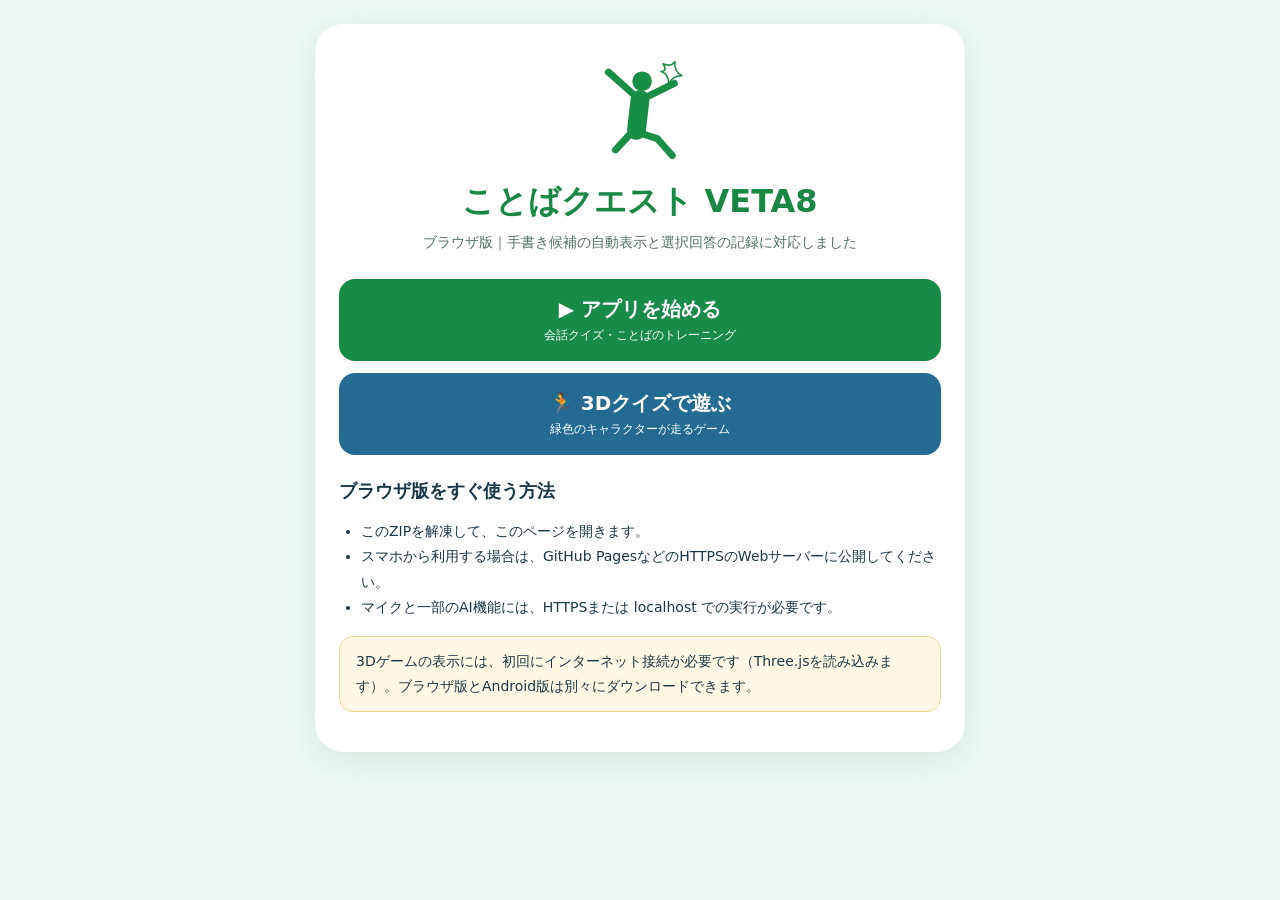
<file: START_HERE.html>
<!doctype html>
<html lang="ja">
<head>
 <meta charset="utf-8">
 <meta name="viewport" content="width=device-width,initial-scale=1">
 <title>ことばクエスト ブラウザ版 VETA8｜スタート</title>
 <style>
  :root{font-family:system-ui,-apple-system,"Noto Sans JP",sans-serif;color:#193747;background:#eef9f4}
  *{box-sizing:border-box}body{margin:0;padding:24px 16px}
  main{max-width:650px;margin:0 auto;background:white;border-radius:28px;padding:26px 24px;box-shadow:0 8px 36px #1e6a3a20}
  .logo{width:112px;height:112px;display:block;margin:4px auto 14px}
  h1{text-align:center;font-size:clamp(24px,5vw,32px);margin:0 0 6px;color:#188844}
  .lead{text-align:center;margin:4px 0 24px;color:#50715e}
  .download-link{display:block;padding:17px 18px;margin:12px 0;border-radius:16px;background:#188b46;color:white;text-decoration:none;font-size:20px;font-weight:800;text-align:center}
  .download-link.alt{background:#246b91}
  .download-link small{display:block;font-size:12px;font-weight:500;margin-top:4px}
  h2{font-size:18px;margin:24px 0 8px}p,li{font-size:14px;line-height:1.8}ul{padding-left:22px}
  .note{padding:12px 16px;border-radius:14px;background:#fff8e5;border:1px solid #f1d68d}
 </style>
</head>
<body>
<main>
 <svg class="logo" viewBox="0 0 160 160" role="img" aria-label="緑色のピクトグラムキャラクター">
  <g fill="none" stroke="#198f45" stroke-linecap="round" stroke-linejoin="round">
   <path stroke-width="10" d="M79 65L35 26M82 65L129 42M81 65L70 110L45 137M70 110L105 121L126 145"/>
   <path stroke-width="27" d="M80 65L75 109"/>
   <circle cx="83" cy="39" r="14" fill="#198f45" stroke="none"/>
   <path stroke-width="2.2" d="M113 14Q124 19 130 11Q128 25 140 31Q126 31 121 43Q121 28 110 25Q120 25 113 14Z"/>
  </g>
 </svg>
 <h1>ことばクエスト VETA8</h1>
 <p class="lead">ブラウザ版｜手書き候補の自動表示と選択回答の記録に対応しました</p>
 <a class="download-link" href="index.html#title">▶ アプリを始める<small>会話クイズ・ことばのトレーニング</small></a>
 <a class="download-link alt" href="pictogram-3d.html">🏃 3Dクイズで遊ぶ<small>緑色のキャラクターが走るゲーム</small></a>
 <h2>ブラウザ版をすぐ使う方法</h2>
 <ul>
  <li>このZIPを解凍して、このページを開きます。</li>
  <li>スマホから利用する場合は、GitHub PagesなどのHTTPSのWebサーバーに公開してください。</li>
  <li>マイクと一部のAI機能には、HTTPSまたは localhost での実行が必要です。</li>
 </ul>
 <p class="note">3Dゲームの表示には、初回にインターネット接続が必要です（Three.jsを読み込みます）。ブラウザ版とAndroid版は別々にダウンロードできます。</p>
</main>
</body>
</html>
</file>
<file: style.css>
/* ============================================================
   失語症トレーニング CSS
   ・文字を大きく
   ・ボタンを押しやすく
   ・ジャンル選択をカード型に
   ============================================================ */
* { box-sizing: border-box; }
body {
  margin: 0;
  font-family: -apple-system, BlinkMacSystemFont, "Noto Sans JP", "Yu Gothic", sans-serif;
  background: linear-gradient(135deg, #eef6ff, #f8fbff);
  color: #263238;
}
.app { max-width: 980px; margin: 0 auto; padding: 24px 16px 40px; }
header { text-align: center; padding: 18px 0; }
.badge {
  display: inline-block; padding: 7px 13px; border-radius: 999px;
  background: #e1f0ff; color: #1769aa; font-weight: 800; font-size: 14px;
}
h1 { font-size: clamp(30px, 6vw, 46px); margin: 12px 0 8px; }
header p { margin: 0; font-size: 17px; color: #607d8b; }
.screen { display: none; }
.screen.active { display: block; }
.card {
  background: #fff; border-radius: 22px; padding: 26px;
  margin: 16px 0; box-shadow: 0 8px 30px rgba(30, 80, 120, .10);
}
.intro { text-align: center; }
.intro h2 { font-size: 28px; margin-top: 4px; }
.intro p { font-size: 18px; line-height: 1.7; }

/* 4カテゴリ選択 */
.category-grid {
  display:grid; grid-template-columns:repeat(2,1fr); gap:14px; margin:20px 0 8px;
}
.category-card {
  min-height:168px; padding:20px; text-align:left; background:#f7fbff;
  border:3px solid #dceaf5; border-radius:18px; color:#263238; display:flex;
  flex-direction:column; gap:8px; cursor:pointer; box-shadow:0 3px 10px rgba(30,80,120,.05);
}
.category-card:hover, .category-card.selected { border-color:#64b5f6; background:#eef8ff; transform:translateY(-1px); }
.category-icon { font-size:42px; line-height:1; }
.category-name { font-size:22px; font-weight:900; }
.category-description { font-size:14px; line-height:1.55; color:#607d8b; }
.category-count { font-size:13px; font-weight:900; color:#1976d2; margin-top:auto; }

/* 課題セレクト */
.activity-select-label { display:block; text-align:left; margin:18px 0 8px; font-size:18px; font-weight:900; }
.activity-select {
  width:100%; margin:0; padding:14px 44px 14px 14px; border:3px solid #cfe0ec;
  border-radius:14px; font-size:19px; font-weight:800; background:#fff; color:#263238;
}
.activity-select:focus { outline:3px solid rgba(25,118,210,.12); border-color:#64b5f6; }
.activity-description-box {
  margin-top:10px; padding:13px 15px; border-radius:12px; background:#f7f9fb;
  color:#546e7a; line-height:1.6; min-height:48px; text-align:left;
}

button { border:0; border-radius:14px; cursor:pointer; font:inherit; font-weight:800; transition:transform .08s, opacity .2s; }
button:active { transform:scale(.98); }
button:disabled { cursor:default; opacity:.88; }
.primary { width:100%; padding:17px 20px; background:#1976d2; color:white; font-size:19px; margin-top:8px; }
.secondary { width:100%; padding:14px 20px; background:#edf2f5; color:#37474f; font-size:17px; margin-top:12px; }
.small { padding:9px 12px; background:#edf2f5; color:#455a64; font-size:14px; }
.topbar { display:flex; justify-content:space-between; align-items:center; gap:8px; margin:8px 0 14px; font-weight:800; color:#546e7a; flex-wrap:wrap; }
.topbar-title { font-size:18px; color:#263238; }
.quiz { text-align:center; }
.category-label { color:#1976d2; font-weight:900; font-size:15px; margin-bottom:4px; }
.question-label { font-size:25px; font-weight:900; margin-bottom:12px; }
.visual-area {
  width:min(330px, 80vw); height:230px; margin:0 auto 12px; display:grid;
  place-items:center; background:#f5f9fc; border-radius:20px; overflow:hidden;
}
.question-image { width:100%; height:100%; object-fit:contain; padding:12px; }
.emoji { width:100%; height:100%; display:grid; place-items:center; font-size:105px; }
.voice-controls { display:flex; justify-content:center; align-items:center; gap:10px; flex-wrap:wrap; margin:8px 0 14px; }
.voiceBtn { padding:11px 17px; background:#e3f2fd; color:#0d47a1; font-size:17px; }
.voiceStatus { min-height:24px; font-size:14px; color:#607d8b; }
.prompt-text {
  max-width:700px; margin:10px auto 14px; padding:15px 18px; border-radius:15px;
  background:#f7f9fb; font-size:25px; font-weight:900; line-height:1.55;
}
.instruction { font-size:17px; color:#546e7a; margin-bottom:8px; }
.hint { max-width:650px; margin:10px auto; padding:12px 16px; border-radius:12px; background:#fff7d6; color:#6d5500; font-size:18px; }
.hidden { display:none !important; }
.hintBtn { padding:9px 14px; background:#fff4c2; color:#6d5500; margin-bottom:18px; }
.answer-area { max-width:760px; margin:0 auto; }
.choices { display:grid; grid-template-columns:1fr 1fr; gap:13px; }
.choice {
  min-height:72px; padding:13px; background:#f5f8fa; color:#263238;
  border:3px solid #e1e9ee; font-size:22px;
}
.choice:hover { border-color:#90caf9; background:#eef7ff; }
.choice.correct { background:#e5f7e9; border-color:#43a047; color:#1b5e20; }
.choice.wrong { background:#ffebee; border-color:#e53935; color:#b71c1c; }
.feedback { min-height:48px; padding:14px 4px 2px; font-size:20px; font-weight:900; }
.feedback.ok { color:#2e7d32; }
.feedback.ng { color:#c62828; }

/* アナグラム */
.anagram-work { display:flex; flex-direction:column; gap:12px; align-items:center; }
.anagram-result { min-height:55px; width:100%; padding:14px; border:3px dashed #bbd3e5; border-radius:13px; font-size:24px; font-weight:900; background:#fbfdff; }
.token-grid { display:flex; gap:10px; justify-content:center; flex-wrap:wrap; }
.token { min-width:68px; min-height:62px; padding:10px 14px; background:#eef6ff; border:3px solid #b8d5ed; font-size:26px; }
.token:disabled { opacity:.35; }
.small-primary { width:auto; min-width:180px; margin-top:2px; }
.inline-btn { width:auto; margin-top:0; padding:12px 20px; }

.explanation code { background:#eef3f7; padding:2px 6px; border-radius:6px; font-family:ui-monospace, SFMono-Regular, Menlo, Consolas, monospace; }
.result { text-align:center; }
.result-icon { font-size:65px; }
.result h2 { font-size:30px; margin-bottom:4px; }
.result-title { color:#607d8b; font-weight:800; }
.big-score { font-size:52px; font-weight:900; margin:18px 0 4px; }
.rate { font-size:24px; font-weight:800; color:#1976d2; }
.result p { font-size:18px; line-height:1.7; }
ul { line-height:2; font-size:17px; }
footer { text-align:center; color:#78909c; font-size:12px; margin-top:24px; }
footer .creator { color:#455a64; font-size:15px; font-weight:800; margin-bottom:8px; }

@media (max-width:800px) {
  .category-grid { grid-template-columns:repeat(2,1fr); }
}
@media (max-width:600px) {
  .app { padding:12px 10px 28px; }
  .card { padding:20px 15px; border-radius:18px; }
  .category-grid { grid-template-columns:1fr; }
  .category-card { min-height:145px; }
  .choices { grid-template-columns:1fr; }
  .choice { min-height:64px; }
  .visual-area { width:min(290px,80vw); height:190px; }
  .emoji { font-size:90px; }
  .prompt-text { font-size:21px; }
  .topbar { justify-content:center; }
}


/* スマートフォン対応
   スマートフォンやタブレットの縦長画面でも押しやすいサイズになるようにします。 */
html {
  -webkit-text-size-adjust: 100%;
  text-size-adjust: 100%;
}
body {
  min-height: 100vh;
  padding-bottom: env(safe-area-inset-bottom);
}
button, select, input {
  touch-action: manipulation;
}
button {
  min-height: 48px;
}
.app {
  width: 100%;
}

/* iPhoneなどの小さい画面では2列→1列に変更 */
@media (max-width: 700px) {
  .app { padding: 12px 10px calc(30px + env(safe-area-inset-bottom)); }
  header { padding: 14px 4px 10px; }
  h1 { font-size: clamp(28px, 8vw, 38px); }
  header p { font-size: 15px; line-height: 1.6; }
  .card { padding: 18px 14px; border-radius: 18px; }
  .topbar { flex-wrap: wrap; }
  .choices { grid-template-columns: 1fr; }
  .choice { min-height: 58px; font-size: 20px; }
  .primary { font-size: 18px; padding: 15px 16px; }
  .question-label { font-size: 20px; }
  .emoji { width: min(200px, 72vw); height: 150px; font-size: 82px; }
  .hint { font-size: 16px; }
}

/* さらに小さいスマートフォン */
@media (max-width: 380px) {
  .app { padding-left: 8px; padding-right: 8px; }
  .settings { gap: 10px; }
  .choice { font-size: 18px; }
  .big-score { font-size: 42px; }
}

/* 横向き端末でも縦に伸びすぎないように調整 */
@media (orientation: landscape) and (max-height: 600px) {
  header { padding: 8px 0; }
  .card { margin: 10px 0; padding: 16px; }
  .emoji { height: 110px; }
}

/* 画像問題 */
.question-image {
  display: block;
  width: min(320px, 75vw);
  height: min(220px, 42vw);
  min-height: 150px;
  object-fit: contain;
  margin: 0 auto 14px;
  border-radius: 16px;
  background: #f5f9fc;
}


/* ============================================================
   記録・カレンダー
   ============================================================ */
.record-main-btn { width:100%; margin-top:14px; padding:15px 18px; background:#e8f3ff; color:#145a92; border:2px solid #b8d8f2; font-size:18px; }
.record-topbar { margin-bottom:18px; }
.month-label { font-size:18px; font-weight:900; color:#1976d2; }
.calendar-controls { display:flex; justify-content:center; gap:10px; margin:14px 0; flex-wrap:wrap; }
.calendar { display:grid; grid-template-columns:repeat(7,1fr); gap:6px; margin-top:10px; }
.calendar-weekday { text-align:center; font-weight:900; color:#607d8b; padding:7px 2px; font-size:14px; }
.calendar-day { position:relative; min-height:66px; padding:7px 3px; background:#f8fbfd; border:2px solid #e0e8ee; border-radius:12px; color:#263238; display:flex; flex-direction:column; align-items:center; justify-content:flex-start; gap:2px; }
.calendar-day:hover { border-color:#90caf9; background:#eef7ff; }
.calendar-day.selected { border-color:#1976d2; background:#e8f3ff; box-shadow:0 0 0 2px rgba(25,118,210,.08); }
.calendar-day.has-record { background:#f1faf3; border-color:#b7dfbe; }
.calendar-day.blank { background:transparent; border-color:transparent; pointer-events:none; }
.day-number { font-size:18px; font-weight:900; }
.day-check { font-size:16px; line-height:1; }
.day-count { font-size:12px; min-width:20px; padding:2px 6px; border-radius:999px; background:#1976d2; color:#fff; }
.calendar-legend { text-align:center; color:#607d8b; font-size:13px; margin-top:10px; }
.record-stats { display:grid; grid-template-columns:repeat(5,1fr); gap:8px; margin:14px 0 18px; }
.record-stat { background:#f7fbff; border:2px solid #e0eaf2; border-radius:14px; padding:11px 5px; text-align:center; }
.record-stat strong { display:block; font-size:25px; color:#1976d2; line-height:1.1; }
.record-stat span { font-size:13px; color:#607d8b; }
.record-stat small { display:block; margin-top:5px; color:#546e7a; font-weight:800; }
.day-record-list { display:flex; flex-direction:column; gap:9px; }
.day-record-item { background:#fafcff; border:2px solid #e1e9ee; border-radius:14px; padding:13px; display:flex; justify-content:space-between; gap:10px; align-items:center; }
.record-item-main { display:flex; flex-direction:column; gap:3px; min-width:0; }
.record-item-main strong { color:#1976d2; }
.record-item-main span { font-weight:800; overflow-wrap:anywhere; }
.record-item-meta { display:flex; gap:9px; flex-wrap:wrap; justify-content:flex-end; color:#546e7a; font-size:13px; font-weight:800; }
.no-record { padding:20px; text-align:center; background:#f7f9fb; border-radius:14px; color:#607d8b; }
.record-note-label { display:block; margin-top:20px; margin-bottom:7px; font-weight:900; font-size:17px; }
.record-note { width:100%; resize:vertical; border:2px solid #d7e3ec; border-radius:12px; padding:12px; font:inherit; line-height:1.6; }
.record-note:focus { outline:3px solid rgba(25,118,210,.12); border-color:#90caf9; }
.export-buttons { display:grid; grid-template-columns:1fr 1fr; gap:10px; margin-top:14px; }
.export-btn { margin-top:0; }
.danger-text { margin-top:16px; color:#b71c1c; background:#fff1f1; border:1px solid #f2c3c3; }
@media (max-width:700px){
  .calendar { gap:4px; }
  .calendar-day { min-height:58px; border-radius:10px; }
  .record-stats { grid-template-columns:repeat(3,1fr); }
  .day-record-item { flex-direction:column; align-items:flex-start; }
  .record-item-meta { justify-content:flex-start; }
  .export-buttons { grid-template-columns:1fr; }
}
@media (max-width:380px){ .record-stats { grid-template-columns:repeat(2,1fr); } .calendar-day{min-height:54px;} .day-number{font-size:16px;} }

/* 記録画面の追加調整 */
.month-stats { margin-top: 12px; }


/* ============================================================
   音読・音声認識テスト
   ============================================================ */
.voice-note-top { margin-top: 6px !important; color:#1976d2 !important; font-size:15px !important; }
.voice-test-panel { max-width:720px; margin:0 auto; padding:8px 0 2px; }
.voice-test-instruction { color:#546e7a; font-size:18px; font-weight:800; margin-bottom:10px; }
.voice-test-word {
  font-size:clamp(34px,8vw,58px); font-weight:900; line-height:1.35;
  padding:26px 16px; margin:0 auto 16px; border-radius:18px;
  background:#eef8ff; border:3px solid #b8d8f2; letter-spacing:.05em;
}
.voice-example-btn, .voice-start-btn {
  width:100%; padding:16px 18px; font-size:20px; margin-top:10px;
}
.voice-example-btn { background:#e3f2fd; color:#0d47a1; }
.voice-start-btn { background:#1976d2; color:#fff; }
.voice-start-btn:disabled { opacity:.7; }
.voice-test-status {
  min-height:54px; margin:14px 0 10px; padding:14px; border-radius:14px;
  background:#f5f8fa; font-size:19px; font-weight:900;
  display:flex; justify-content:center; align-items:center;
}
.voice-test-status.listening { background:#fff7d6; color:#6d5500; }
.voice-test-status.ok { background:#e5f7e9; color:#1b5e20; }
.voice-test-status.ng, .voice-test-status.error { background:#ffebee; color:#b71c1c; }
.voice-transcript-label { text-align:left; color:#607d8b; font-weight:900; margin:10px 0 6px; }
.voice-transcript {
  min-height:58px; padding:14px 16px; border:3px dashed #bbd3e5; border-radius:13px;
  background:#fbfdff; font-size:25px; font-weight:900; text-align:center;
}
.voice-transcript.ok { border-color:#43a047; background:#e5f7e9; color:#1b5e20; }
.voice-transcript.ng { border-color:#e53935; background:#ffebee; color:#b71c1c; }
.voice-test-note { margin-top:12px; color:#78909c; font-size:13px; line-height:1.6; text-align:left; }


/* ============================================================
   共通レスポンシブ / PWA
   PC・タブレット・スマートフォンで同じHTMLを利用
   ============================================================ */
html { -webkit-text-size-adjust: 100%; text-size-adjust: 100%; }
body { min-height: 100svh; overflow-x: hidden; }
.app { width: 100%; }
.platform-badge {
  width: fit-content; margin: 0 auto 4px; padding: 5px 10px; border-radius: 999px;
  background: #eef6ff; color: #1769aa; font-size: 12px; font-weight: 900;
}
.mobile-help {
  margin-top: 12px; text-align: left; background:#f7fafc; border:2px solid #e0eaf2;
  border-radius:14px; padding:10px 12px;
}
.mobile-help summary { cursor:pointer; font-weight:900; font-size:16px; min-height:44px; display:flex; align-items:center; }
.mobile-help-body { padding:6px 2px 2px; color:#546e7a; line-height:1.65; }
.mobile-help-body p { margin:8px 0; font-size:14px; }
.install-status { min-height:20px; margin-top:6px; font-size:13px; color:#607d8b; }
.install-pwa-btn { margin-top:10px; }
button, select, textarea, input { -webkit-tap-highlight-color: transparent; }
button { min-height:48px; }
select { min-height:48px; }

@media (pointer: coarse) {
  button { min-height:52px; }
  .small { min-height:46px; }
  .choice { min-height:66px; }
  .activity-select { min-height:54px; font-size:18px; }
}

@media (max-width: 700px) {
  .app { padding: 12px 10px calc(34px + env(safe-area-inset-bottom)); }
  header { padding: 12px 4px 8px; }
  header p { font-size: 15px; }
  .card { padding: 16px 13px; border-radius: 18px; }
  .category-grid { grid-template-columns: 1fr; gap:10px; }
  .category-card { min-height:128px; padding:16px; }
  .category-icon { font-size:36px; }
  .category-name { font-size:20px; }
  .category-description { font-size:13px; }
  .settings { display:grid; grid-template-columns:1fr; gap:10px; align-items:stretch; }
  .settings label { justify-content:space-between; }
  .settings select { width:100%; margin:6px 0 0; }
  .activity-select { padding:12px 40px 12px 12px; }
  .topbar { justify-content:center; }
  .topbar > button { width:100%; }
  .topbar-title { width:100%; text-align:center; }
  .voice-test-word { font-size:clamp(32px, 11vw, 52px); padding:22px 12px; }
  .voice-test-buttons { display:grid !important; grid-template-columns:1fr; }
  .record-stats { grid-template-columns: repeat(2, 1fr); }
  .calendar-day { min-height:60px; }
  .day-number { font-size:17px; }
  .export-buttons { grid-template-columns:1fr; }
  textarea.record-note { font-size:16px; }
}

@media (min-width: 701px) {
  .mobile-help { max-width:760px; margin-left:auto; margin-right:auto; }
}

@media (max-width: 380px) {
  .app { padding-left:8px; padding-right:8px; }
  .category-card { min-height:118px; }
  .record-stats { grid-template-columns:1fr 1fr; }
  .calendar-day { min-height:54px; }
}

@media (orientation: landscape) and (max-height: 600px) {
  .app { max-width:1100px; }
  header { padding:6px 0; }
  .card { margin:8px 0; }
  .visual-area { height:150px; }
}

/* ============================================================
   AI会話トレーニング
   ============================================================ */
.ai-conversation-panel {
  max-width: 760px;
  margin: 0 auto;
  padding: 18px;
  border: 3px solid #dfeaf5;
  border-radius: 20px;
  background: #fbfdff;
  text-align: left;
}
.ai-test-badge {
  display: inline-block;
  padding: 7px 12px;
  border-radius: 999px;
  background: #efe8ff;
  color: #5e35b1;
  font-weight: 900;
  font-size: 14px;
  margin-bottom: 12px;
}
.ai-scene-label,
.ai-partner-title,
.ai-response-label {
  font-size: 15px;
  font-weight: 900;
  color: #546e7a;
  margin-bottom: 7px;
}
.ai-scenario {
  font-size: 23px;
  font-weight: 900;
  padding: 12px 14px;
  background: #eef7ff;
  border-radius: 14px;
  margin-bottom: 12px;
}
.ai-goal-box,
.ai-hint-box {
  border-radius: 14px;
  padding: 12px 14px;
  margin: 10px 0;
  line-height: 1.7;
}
.ai-goal-box { background: #f1f8e9; color: #33691e; }
.ai-hint-box { background: #fff8dc; color: #6d5500; }
.ai-goal-box strong {
  display:block;
  margin-bottom: 3px;
}
.ai-partner-message {
  min-height: 86px;
  display:flex;
  align-items:center;
  padding: 18px;
  background: #ffffff;
  border: 3px solid #d8e7f1;
  border-radius: 18px;
  font-size: 24px;
  font-weight: 800;
  line-height: 1.6;
  margin-bottom: 14px;
}
.ai-response-input {
  width: 100%;
  box-sizing: border-box;
  resize: vertical;
  min-height: 90px;
  padding: 14px;
  border: 3px solid #d7e3ec;
  border-radius: 14px;
  font: inherit;
  font-size: 20px;
  line-height: 1.6;
  background: #fff;
}
.ai-response-input:focus {
  outline: 3px solid #bbdefb;
  border-color: #64b5f6;
}
.ai-response-buttons {
  display: grid;
  grid-template-columns: repeat(3, 1fr);
  gap: 10px;
  margin-top: 12px;
}
.ai-response-buttons button {
  min-height: 56px;
}
.ai-feedback {
  min-height: 54px;
  margin-top: 14px;
  padding: 14px;
  border-radius: 14px;
  background: #f7f9fb;
  font-size: 18px;
  line-height: 1.7;
}
.ai-note {
  margin-top: 12px;
  color: #78909c;
  font-size: 13px;
  line-height: 1.6;
}

@media (max-width: 700px) {
  .ai-conversation-panel { padding: 14px; }
  .ai-scenario { font-size: 20px; }
  .ai-partner-message { font-size: 21px; min-height: 74px; }
  .ai-response-input { font-size: 18px; }
  .ai-response-buttons { grid-template-columns: 1fr; }
}

/* ============================================================
   端末内AI会話トレーニング
   ============================================================ */
.local-ai-panel{max-width:900px;margin:0 auto;text-align:left;background:#f8fbff;border:3px solid #dceaf5;border-radius:20px;padding:18px}
.local-ai-badge{display:inline-block;padding:8px 12px;border-radius:999px;background:#ede7f6;color:#4a148c;font-weight:900;margin-bottom:12px}
.local-ai-info-grid{display:grid;grid-template-columns:1fr 1fr;gap:10px;margin-bottom:12px}
.local-ai-info-grid>div{background:#fff;border:2px solid #e1e9ee;border-radius:14px;padding:12px}
.local-ai-info-grid span{display:block;font-size:13px;color:#607d8b;margin-bottom:3px}.local-ai-info-grid strong{font-size:17px}
.local-ai-status{padding:12px 14px;border-radius:12px;background:#eef3f7;color:#455a64;margin-bottom:12px;font-weight:800;line-height:1.55}
.local-ai-status.loading{background:#fff7d6;color:#6d5500}.local-ai-status.ok{background:#e8f5e9;color:#1b5e20}.local-ai-status.error{background:#ffebee;color:#b71c1c}
.local-ai-controls{display:flex;gap:10px;flex-wrap:wrap;align-items:end;margin-bottom:14px}.local-ai-controls label{display:flex;flex-direction:column;gap:5px;min-width:260px}
.local-ai-controls select{margin:0}.local-ai-chat-log{min-height:220px;max-height:48vh;overflow:auto;padding:10px;border-radius:16px;background:#fff;border:2px solid #e1e9ee}
.local-ai-message{display:flex;flex-direction:column;margin:10px 0}.local-ai-message.user{align-items:flex-end}.local-ai-role{font-size:13px;color:#607d8b;font-weight:800;margin-bottom:3px}.local-ai-bubble{max-width:84%;padding:12px 15px;border-radius:16px;line-height:1.6;font-size:18px;white-space:pre-wrap;background:#eef6ff;border:2px solid #d7e9fb}.local-ai-message.user .local-ai-bubble{background:#e8f5e9;border-color:#c8e6c9}
.local-ai-streaming{min-height:24px;padding:7px 4px;color:#607d8b;font-style:italic}
.local-ai-input-row{display:grid;grid-template-columns:1fr auto;gap:10px;margin-top:8px}.local-ai-input{width:100%;padding:13px;border:2px solid #d7e3ec;border-radius:14px;font:inherit;font-size:18px;resize:vertical;min-height:88px}
.local-ai-button-column{display:flex;flex-direction:column;gap:8px;min-width:135px}.local-ai-footer-row{display:flex;justify-content:space-between;align-items:center;gap:10px;margin-top:10px;flex-wrap:wrap}.local-ai-footer-row>span{font-weight:900;color:#546e7a}.local-ai-footer-row .secondary{width:auto;margin-top:0;padding:12px 16px}
.local-ai-note{margin-top:12px;padding:10px 12px;border-radius:12px;background:#f1f8e9;color:#49612e;font-size:13px;line-height:1.6}
@media(max-width:700px){.local-ai-info-grid{grid-template-columns:1fr}.local-ai-input-row{grid-template-columns:1fr}.local-ai-button-column{display:grid;grid-template-columns:1fr 1fr 1fr;min-width:0}.local-ai-button-column button{width:100%}.local-ai-bubble{max-width:92%;font-size:17px}.local-ai-controls label{min-width:100%;}.local-ai-chat-log{min-height:180px;max-height:45vh}}

/* ============================================================
   音読・音声認識：見やすさ重視のアクセシブルUI
   失語症の方・障害のある方・高齢者・一般利用者を想定
   ============================================================ */
.voice-read-hide-default-visual { display: none !important; }
.voice-read-accessible-panel {
  max-width: 900px;
  margin: 0 auto;
  text-align: left;
}
.voice-read-progress {
  display: grid;
  grid-template-columns: 1fr auto 1fr auto 1fr auto 1fr;
  align-items: center;
  gap: 8px;
  margin: 0 0 18px;
  padding: 12px;
  border-radius: 18px;
  background: #f7fafc;
  border: 2px solid #e0e8ee;
}
.voice-read-step {
  min-width: 0;
  display: flex;
  align-items: center;
  justify-content: center;
  gap: 8px;
  padding: 8px 6px;
  border-radius: 12px;
  color: #78909c;
  font-size: 15px;
}
.voice-read-step span {
  width: 32px;
  height: 32px;
  border-radius: 50%;
  display: grid;
  place-items: center;
  background: #e8eef2;
  font-weight: 900;
}
.voice-read-step.active { color: #1565c0; background: #eef7ff; }
.voice-read-step.active span { background: #1976d2; color: #fff; }
.voice-read-arrow { color: #90a4ae; font-size: 20px; font-weight: 900; }
.voice-read-visual-card {
  display: grid;
  grid-template-columns: minmax(250px, 0.9fr) minmax(280px, 1.1fr);
  gap: 18px;
  align-items: stretch;
  padding: 18px;
  border-radius: 24px;
  background: #ffffff;
  border: 3px solid #dce7ee;
  box-shadow: 0 8px 24px rgba(30,80,120,.08);
}
.voice-read-image-box {
  min-height: 300px;
  display: grid;
  place-items: center;
  padding: 10px;
  border-radius: 20px;
  background: #f5f9fc;
  overflow: hidden;
}
.voice-read-image {
  width: 100%;
  height: 100%;
  max-height: 320px;
  object-fit: contain;
  border-radius: 16px;
}
.voice-read-image-emoji {
  font-size: 118px;
  line-height: 1;
}
.voice-read-word-box {
  min-height: 300px;
  display: flex;
  flex-direction: column;
  justify-content: center;
  align-items: center;
  text-align: center;
  padding: 18px;
}
.voice-read-small-label {
  color: #607d8b;
  font-size: 18px;
  font-weight: 800;
  margin-bottom: 12px;
}
.voice-read-target {
  font-size: clamp(42px, 6vw, 74px);
  line-height: 1.25;
  font-weight: 900;
  letter-spacing: .02em;
  color: #263238;
  overflow-wrap: anywhere;
}
.voice-read-easy-message {
  margin-top: 18px;
  padding: 10px 14px;
  border-radius: 999px;
  background: #eef7ff;
  color: #1565c0;
  font-size: 17px;
  font-weight: 800;
}
.voice-read-action-card,
.voice-read-result-card {
  margin-top: 16px;
  padding: 18px;
  border-radius: 20px;
  background: #fff;
  border: 3px solid #e0e8ee;
}
.voice-read-action-head {
  display: flex;
  align-items: center;
  gap: 12px;
  margin-bottom: 12px;
}
.voice-read-action-head > div { display: flex; flex-direction: column; gap: 2px; }
.voice-read-action-head strong { font-size: 21px; }
.voice-read-action-head small { color: #607d8b; font-size: 15px; }
.voice-read-action-number {
  width: 40px;
  height: 40px;
  flex: 0 0 auto;
  border-radius: 50%;
  display: grid;
  place-items: center;
  background: #1976d2;
  color: #fff;
  font-weight: 900;
  font-size: 19px;
}
.voice-read-example-btn {
  width: 100%;
  min-height: 64px;
  padding: 14px 18px;
  border-radius: 15px;
  background: #e3f2fd;
  color: #0d47a1;
  font-size: 21px;
  font-weight: 900;
}
.voice-read-mic-area { display: grid; grid-template-columns: 1fr auto; gap: 12px; align-items: stretch; }
.voice-read-mic-button {
  min-height: 118px;
  padding: 15px 18px;
  border-radius: 20px;
  border: 4px solid #1976d2;
  background: #eef7ff;
  color: #0d47a1;
  display: flex;
  align-items: center;
  justify-content: center;
  gap: 12px;
  flex-direction: column;
}
.voice-read-mic-button:hover { background: #e2f1ff; }
.voice-read-mic-button:active { transform: scale(.99); }
.voice-read-mic-icon { font-size: 42px; line-height: 1; }
.voice-read-mic-main { font-size: 22px; font-weight: 900; }
.voice-read-mic-sub { font-size: 14px; font-weight: 700; color: #547080; }
.voice-read-check-button {
  min-width: 150px;
  border-radius: 16px;
  padding: 12px;
  background: #f3f6f8;
  border: 2px solid #d7e3ec;
  color: #455a64;
  font-size: 16px;
  font-weight: 800;
}
.voice-read-status {
  margin-top: 12px;
  min-height: 60px;
  display: flex;
  align-items: center;
  padding: 13px 15px;
  border-radius: 14px;
  background: #f7f9fb;
  color: #455a64;
  font-size: 17px;
  font-weight: 800;
  line-height: 1.55;
}
.voice-read-status.listening { background: #fff8e1; color: #6d4c00; }
.voice-read-status.ok { background: #e8f5e9; color: #1b5e20; }
.voice-read-status.error,
.voice-read-status.ng { background: #ffebee; color: #b71c1c; }
.voice-read-mic-detail { margin-top: 8px; color: #78909c; font-size: 13px; line-height: 1.6; }
.voice-read-transcript {
  min-height: 95px;
  display: grid;
  place-items: center;
  text-align: center;
  padding: 18px;
  border: 3px dashed #bbd3e5;
  border-radius: 17px;
  background: #fbfdff;
  font-size: clamp(28px, 4vw, 44px);
  line-height: 1.35;
  font-weight: 900;
  overflow-wrap: anywhere;
}
.voice-read-transcript.ok { border-style: solid; border-color: #43a047; background: #e8f5e9; color: #1b5e20; }
.voice-read-transcript.ng { border-style: solid; border-color: #e53935; background: #ffebee; color: #b71c1c; }
.voice-read-judgement {
  margin-top: 12px;
  min-height: 48px;
  display: grid;
  place-items: center;
  padding: 10px 14px;
  border-radius: 13px;
  background: #f7f9fb;
  color: #607d8b;
  font-size: 19px;
  font-weight: 900;
  text-align: center;
}
.voice-read-judgement.ok { background: #e8f5e9; color: #1b5e20; }
.voice-read-judgement.ng { background: #ffebee; color: #b71c1c; }
.voice-read-support {
  margin-top: 14px;
  display: flex;
  gap: 10px;
  align-items: flex-start;
  padding: 14px 16px;
  border-radius: 14px;
  background: #fff8e1;
  color: #5f4b00;
  font-size: 16px;
  line-height: 1.6;
}
.voice-read-support > span { font-size: 24px; }

@media (max-width: 700px) {
  .voice-read-progress { grid-template-columns: repeat(4, 1fr); gap: 4px; }
  .voice-read-arrow { display:none; }
  .voice-read-step { flex-direction: column; font-size: 12px; padding: 7px 3px; }
  .voice-read-step span { width: 30px; height: 30px; }
  .voice-read-visual-card { grid-template-columns: 1fr; padding: 12px; }
  .voice-read-image-box { min-height: 220px; }
  .voice-read-word-box { min-height: 190px; padding: 10px; }
  .voice-read-target { font-size: clamp(40px, 11vw, 60px); }
  .voice-read-action-card, .voice-read-result-card { padding: 14px; }
  .voice-read-mic-area { grid-template-columns: 1fr; }
  .voice-read-check-button { min-height: 52px; }
}


/* ============================================================
   ことばクエスト専用デザイン
   大きな文字・ボタンで、敵・ハート・問題を見やすくします。
   ============================================================ */
/* ============================================================
   ことばクエスト Native UI v3
   目的：前バージョンの「見やすさ」を残しながら、
   タイトル・ジャンル選択・設定をスマホ/タブレット向けに再整理。
   縦向き・横向きの両方で使えるように、固定位置を避けた流動レイアウトにする。
   ============================================================ */
:root{
  --app-main:#1976d2;
  --app-main-dark:#0d57a5;
  --app-main-soft:#e8f4ff;
  --app-accent:#f4b51b;
  --app-bg:#eef7ff;
  --app-card:#ffffff;
  --app-text:#19324f;
  --app-muted:#68809a;
  --app-border:#cfe3f2;
  --app-shadow:0 8px 22px rgba(32,91,140,.10);
  --app-radius:20px;
}
body[data-theme="red"]{
  --app-main:#e04444;
  --app-main-dark:#a52222;
  --app-main-soft:#fff0f0;
  --app-accent:#f0b528;
  --app-bg:#fff4f4;
  --app-border:#f0cccc;
}
body[data-theme="yellow"]{
  --app-main:#e1aa14;
  --app-main-dark:#9a7105;
  --app-main-soft:#fff8dc;
  --app-accent:#e36a31;
  --app-bg:#fffbef;
  --app-border:#eadfb0;
}

html{height:100%;-webkit-text-size-adjust:100%;text-size-adjust:100%;}
body{
  min-height:100dvh;
  margin:0;
  overflow-x:hidden;
  background:
    radial-gradient(circle at 50% -10%, rgba(255,255,255,.95), transparent 42%),
    linear-gradient(180deg,var(--app-bg) 0%,#f7fbff 45%,#fff 100%);
  color:var(--app-text);
  font-family:-apple-system,BlinkMacSystemFont,"Noto Sans JP","Yu Gothic",sans-serif;
}
.app{
  width:100%;
  max-width:1040px;
  margin:0 auto;
  padding:14px 14px calc(24px + env(safe-area-inset-bottom));
}
.screen{display:none;}
.screen.active{display:block;}

/* ---------- 共通ヘッダー ---------- */
.screen-head{
  position:relative;
  display:grid;
  grid-template-columns:52px 1fr 52px;
  align-items:center;
  gap:8px;
  min-height:60px;
  margin:0 auto 12px;
  padding:4px 4px;
}
.screen-head-title{
  text-align:center;
  font-size:clamp(18px,3vw,23px);
  font-weight:900;
  color:var(--app-main-dark);
  white-space:nowrap;
  overflow:hidden;
  text-overflow:ellipsis;
}
.back-button,.head-icon-button{
  width:50px;
  min-height:50px;
  padding:0;
  display:grid;
  place-items:center;
  border:2px solid var(--app-border);
  border-radius:15px;
  background:rgba(255,255,255,.96);
  color:var(--app-main-dark);
  font-size:24px;
  box-shadow:0 4px 10px rgba(31,86,131,.08);
}
.head-icon-button{font-size:21px;}
.back-button:active,.head-icon-button:active{transform:scale(.97);}

/* ---------- タイトル画面 ---------- */
.title-screen.active{
  min-height:calc(100dvh - 38px);
  display:grid;
  place-items:center;
  align-content:center;
  gap:10px;
  padding:18px 10px 26px;
}
.title-screen{
  width:100%;
  max-width:900px;
  margin:0 auto;
}
.title-brand{
  display:inline-flex;
  align-items:center;
  justify-content:center;
  min-height:34px;
  padding:7px 15px;
  border-radius:999px;
  background:#fff;
  border:1px solid var(--app-border);
  color:var(--app-main-dark);
  font-size:15px;
  font-weight:900;
  letter-spacing:.04em;
  box-shadow:0 5px 14px rgba(28,89,138,.08);
}
.title-logo-wrap{
  width:clamp(126px,28vw,190px);
  aspect-ratio:1;
  display:grid;
  place-items:center;
  margin-top:2px;
  padding:7px;
  border-radius:34px;
  background:linear-gradient(145deg,#dff5ff,#fff);
  box-shadow:0 12px 30px rgba(26,104,161,.13);
}
.title-logo{
  width:100%;
  height:100%;
  object-fit:contain;
  border-radius:28px;
}
.title-name{
  margin:0;
  font-size:clamp(37px,8vw,64px);
  line-height:1;
  font-weight:1000;
  letter-spacing:-.045em;
  color:var(--app-main-dark);
  text-shadow:0 2px 0 rgba(255,255,255,.9);
}
.title-name span{color:var(--app-accent);}
.title-sub{
  margin:-2px 0 8px;
  color:var(--app-muted);
  text-align:center;
  font-size:clamp(13px,3vw,16px);
  font-weight:700;
  line-height:1.55;
}
.title-menu{
  width:min(100%,430px);
  display:grid;
  gap:11px;
  margin-top:2px;
}
.menu-button{
  width:100%;
  min-height:70px;
  padding:10px 16px;
  display:grid;
  grid-template-columns:50px 1fr;
  align-items:center;
  gap:10px;
  text-align:left;
  border:2px solid transparent;
  border-radius:18px;
  color:#fff;
  box-shadow:0 8px 18px rgba(24,94,145,.15);
}
.menu-button strong{display:block;font-size:20px;line-height:1.25;}
.menu-button small{display:block;margin-top:2px;font-size:12px;opacity:.92;line-height:1.3;font-weight:700;}
.menu-icon{
  width:42px;
  height:42px;
  display:grid;
  place-items:center;
  border-radius:14px;
  background:rgba(255,255,255,.18);
  font-size:22px;
}
.menu-primary{background:linear-gradient(135deg,var(--app-main),#1b91de);}
.menu-record{background:linear-gradient(135deg,#3d9b63,#50b982);}
.menu-profile{background:linear-gradient(135deg,#367da2,#48a6b5);}
.menu-settings{background:linear-gradient(135deg,#ed9b17,#f1bd31);}
.menu-dungeon{background:linear-gradient(135deg,#6337b8,#9060e8 58%,#c16dde);border-color:rgba(255,255,255,.2);}
.menu-dungeon .menu-icon{background:rgba(255,255,255,.22);}
.menu-dungeon:active{filter:brightness(.96);transform:translateY(1px);}
.music-mini{
  display:flex;
  align-items:center;
  justify-content:center;
  gap:9px;
  min-height:40px;
  padding:4px 10px;
  color:var(--app-muted);
  font-size:12px;
  font-weight:800;
}
.music-mini>span:first-child{font-size:18px;color:var(--app-main-dark);}
.mini-toggle{
  min-width:52px;
  min-height:38px;
  padding:0 12px;
  border:2px solid var(--app-border);
  border-radius:999px;
  background:#fff;
  color:var(--app-main-dark);
  font-size:12px;
}
.mini-toggle.off{color:#8a9aaa;background:#f2f5f7;}
.title-footer{margin:0;color:#8aa0b2;font-size:10px;text-align:center;}

/* ---------- ジャンル選択 ---------- */
#home .screen-head{margin-bottom:4px;}
.screen-intro{
  width:min(100%,820px);
  margin:0 auto 14px;
  padding:15px 16px;
  border:2px solid var(--app-border);
  border-radius:18px;
  background:rgba(255,255,255,.94);
  box-shadow:var(--app-shadow);
  text-align:center;
}
.screen-intro h2{
  margin:0;
  font-size:clamp(23px,4vw,31px);
  color:var(--app-main-dark);
  line-height:1.25;
}
.screen-intro p{
  margin:6px 0 0;
  font-size:13px;
  color:var(--app-muted);
  line-height:1.55;
}
.category-grid{
  width:min(100%,900px);
  margin:0 auto;
  display:grid;
  grid-template-columns:repeat(2,minmax(0,1fr));
  gap:12px;
}
.category-card{
  min-height:146px;
  padding:15px;
  display:grid;
  grid-template-columns:54px 1fr;
  grid-template-rows:auto auto auto 1fr auto;
  column-gap:11px;
  text-align:left;
  border:2px solid var(--app-border);
  border-radius:19px;
  background:#fff;
  color:var(--app-text);
  box-shadow:var(--app-shadow);
  cursor:pointer;
  transition:transform .08s ease,border-color .15s ease,background .15s ease;
}
.category-card:active{transform:translateY(1px);}
.category-card:hover,.category-card:focus-visible{
  border-color:var(--app-main);
  background:var(--app-main-soft);
  outline:none;
}
.category-icon{
  grid-row:1/6;
  width:54px;
  height:54px;
  display:grid;
  place-items:center;
  border-radius:17px;
  background:linear-gradient(145deg,#e9f7ff,#d4efff);
  font-size:29px;
}
.category-name{
  align-self:end;
  font-size:clamp(16px,2.5vw,21px);
  font-weight:900;
  color:var(--app-main-dark);
  line-height:1.3;
}
.category-description{
  margin-top:4px;
  font-size:12px;
  line-height:1.55;
  color:var(--app-muted);
}
.category-count{
  align-self:end;
  margin-top:7px;
  font-size:11px;
  font-weight:900;
  color:#2e8b67;
}
/* V115.1: ジャンル・課題に関連する練習分野の説明 */
.training-needs-notice{width:min(100%,900px);margin:0 auto 14px;padding:12px 15px;border:1px solid #b9dce8;border-radius:15px;background:#f1faff;color:#194a5c}
.training-needs-notice>strong{font-size:14px}
.training-needs-notice>p{margin:5px 0 8px;font-size:12px;line-height:1.65}
.training-needs-guide{font-size:12px;line-height:1.6}
.training-needs-guide summary{cursor:pointer;font-weight:800;text-decoration:underline;text-underline-offset:2px}
.training-needs-guide-items{display:grid;grid-template-columns:repeat(2,minmax(0,1fr));gap:7px;margin:10px 0 3px}
.training-need-explanation{padding:9px 11px;background:white;border:1px solid #d4e7ee;border-radius:10px;display:flex;flex-direction:column;gap:3px}
.training-need-explanation strong{font-size:12px;color:#225c76}
.training-need-explanation span{font-size:11px;line-height:1.55}
.category-needs,.activity-card-needs{display:flex;flex-wrap:wrap;gap:4px;margin-top:8px;min-width:0}
.training-need-badge{font-size:10px;line-height:1.35;padding:4px 7px;border-radius:999px;background:#e5f4e9;color:#146043;border:1px solid #bdddc9;font-weight:800;white-space:normal}
.category-needs{align-self:start}
.activity-card-focus{display:block;margin-top:6px;font-size:12px;line-height:1.45;color:#306e7d}
.activity-card-needs{margin-top:7px}
@media(max-width:560px){.training-needs-guide-items{grid-template-columns:1fr}.training-needs-notice{padding:10px 12px}.training-need-badge{font-size:10px}}

/* 選択後の課題カード */
.activity-panel-native{
  width:min(100%,900px);
  margin:0 auto;
  padding:14px;
  border:2px solid var(--app-border);
  border-radius:19px;
  background:rgba(255,255,255,.96);
  box-shadow:var(--app-shadow);
}
.activity-head{
  display:grid;
  grid-template-columns:50px 1fr;
  gap:10px;
  align-items:center;
}
.activity-head-icon{font-size:30px;line-height:1;}
.activity-head h3{margin:2px 0 0;font-size:21px;color:var(--app-main-dark);}
.muted{margin:7px 2px 12px;color:var(--app-muted);line-height:1.55;font-size:13px;}
.activity-grid{display:grid;grid-template-columns:repeat(2,minmax(0,1fr));gap:10px;}
.activity-card-native{
  min-height:70px;
  padding:10px 12px;
  display:grid;
  grid-template-columns:42px 1fr 24px;
  gap:8px;
  align-items:center;
  text-align:left;
  border:2px solid #d8e8f3;
  border-radius:15px;
  background:#fbfdff;
  color:var(--app-text);
}
.activity-card-native:hover,.activity-card-native:focus-visible{border-color:var(--app-main);background:var(--app-main-soft);outline:none;}
.activity-card-icon{width:38px;height:38px;display:grid;place-items:center;border-radius:12px;background:#e8f5ff;color:var(--app-main-dark);font-size:17px;}
.activity-card-text strong{display:block;font-size:15px;line-height:1.35;color:var(--app-main-dark);}
.activity-card-text small{display:block;margin-top:2px;font-size:11px;line-height:1.4;color:var(--app-muted);}
.activity-card-arrow{font-size:26px;color:#8aa8c0;text-align:center;}
.compat-hidden{display:none !important;}
.activity-panel-native .back-button{align-self:start;}

/* ---------- トレーニング ---------- */
#game .quiz-card,
#result .result-card,
#records .records-card,
#settings .settings-panel{
  width:min(100%,900px);
  margin-left:auto;
  margin-right:auto;
  border:2px solid var(--app-border);
  background:#fff;
  border-radius:20px;
  box-shadow:var(--app-shadow);
}
#game .quiz-card{padding:18px;}
#game .game-head{margin-bottom:3px;}
.head-status{display:flex;justify-content:flex-end;gap:8px;font-size:12px;color:var(--app-muted);font-weight:900;}
.head-status span{padding:7px 9px;border-radius:999px;background:var(--app-main-soft);white-space:nowrap;}
#game .visual-area{background:#f6fbff;border:2px solid #e2edf4;}
#game .prompt-text{background:var(--app-main-soft);color:var(--app-main-dark);}
#game .choice{min-height:70px;border-radius:16px;}
#game .primary-button{background:var(--app-main);}

/* ---------- 結果 ---------- */
#result .result-card{padding:22px 18px;text-align:center;}
.result-actions{display:grid;grid-template-columns:1fr;gap:9px;}

/* ---------- 記録 ---------- */
#records .records-card{padding:16px;}
.record-month-row{display:grid;grid-template-columns:50px 1fr 60px 50px;gap:7px;align-items:center;}
.record-month-row strong{text-align:center;color:var(--app-main-dark);font-size:18px;}
.small-button{min-height:46px;padding:0 8px;border:2px solid var(--app-border);border-radius:12px;background:#fff;color:var(--app-main-dark);font-weight:900;}
#exportDayBtn,#exportMonthBtn{background:var(--app-main);}

/* ---------- 設定 ---------- */
#settings .settings-panel{
  padding:16px;
  margin-bottom:11px;
}
#settings .settings-panel h3{margin:0 0 5px;color:var(--app-main-dark);font-size:20px;}
#settings .settings-sub,#settings .settings-status{color:var(--app-muted);font-size:12px;line-height:1.55;margin:4px 0 10px;}
.range-row{display:grid;grid-template-columns:1fr 66px;gap:10px;align-items:center;}
.range-row input[type="range"]{width:100%;accent-color:var(--app-main);}
.range-row output{font-weight:900;color:var(--app-main-dark);text-align:right;}
.theme-choices{display:grid;grid-template-columns:repeat(3,1fr);gap:9px;margin-top:9px;}
.theme-choice{min-height:64px;border:2px solid var(--app-border);border-radius:15px;background:#fff;color:#304c63;font-weight:900;}
.theme-choice span{display:block;width:24px;height:24px;margin:0 auto 5px;border-radius:50%;border:2px solid rgba(0,0,0,.08);}
.theme-choice.blue span{background:#1976d2;}.theme-choice.red span{background:#e04444;}.theme-choice.yellow span{background:#e1aa14;}
.theme-choice.selected{border-color:var(--app-main);box-shadow:0 0 0 3px rgba(25,118,210,.08);background:var(--app-main-soft);}
.switch-row,.setting-select-row{display:flex;align-items:center;justify-content:space-between;gap:12px;min-height:52px;padding:8px 0;font-size:14px;font-weight:800;border-bottom:1px solid #edf2f5;}
.setting-select-row:last-child,.switch-row:last-child{border-bottom:0;}
.switch-row input{width:24px;height:24px;accent-color:var(--app-main);flex:0 0 auto;}
.setting-select-row select{min-width:120px;border:2px solid var(--app-border);border-radius:11px;padding:8px 10px;background:#fff;font-size:15px;}
#micPermissionBtn,#aiStartBtn{background:var(--app-main);}
.outline-button{border:2px solid var(--app-border);background:#fff;color:var(--app-main-dark);}

/* ---------- タッチ端末向けタップ領域 ---------- */
button,select,input,textarea{touch-action:manipulation;}
button{min-height:48px;}

/* ---------- 縦向き：スマートフォン ---------- */
@media (max-width:760px){
  .app{padding-left:10px;padding-right:10px;}
  .screen-head{grid-template-columns:48px 1fr 48px;min-height:56px;}
  .back-button,.head-icon-button{width:46px;min-height:46px;}
  .title-screen.active{padding-top:12px;}
  .title-logo-wrap{width:clamp(112px,31vw,160px);border-radius:28px;}
  .title-logo{border-radius:23px;}
  .title-name{font-size:clamp(35px,9vw,48px);}
  .menu-button{min-height:66px;}
  .menu-button strong{font-size:18px;}
  .category-grid{gap:10px;}
  .category-card{min-height:136px;padding:13px;grid-template-columns:48px 1fr;column-gap:9px;}
  .category-icon{width:48px;height:48px;border-radius:15px;font-size:25px;}
  .category-name{font-size:16px;}
  .category-description{font-size:11px;}
  .category-count{font-size:10px;}
  .activity-grid{grid-template-columns:1fr;}
  .head-status{gap:5px;font-size:10px;}
}

@media (max-width:430px){
  .category-grid{grid-template-columns:1fr;max-width:520px;}
  .category-card{min-height:112px;grid-template-columns:50px 1fr;}
  .category-icon{width:50px;height:50px;}
  .screen-intro{padding:13px 12px;}
  .screen-intro h2{font-size:22px;}
  .screen-intro p{font-size:12px;}
  .title-logo-wrap{width:125px;}
  .title-menu{max-width:380px;}
  .menu-button{grid-template-columns:46px 1fr;min-height:64px;padding:9px 12px;}
  .menu-icon{width:38px;height:38px;font-size:20px;}
  .menu-button strong{font-size:17px;}
  .menu-button small{font-size:10px;}
  .record-month-row{grid-template-columns:46px 1fr 56px 46px;}
}

/* ---------- 横向き：横長スマホ / タブレット ---------- */
@media (orientation:landscape){
  body{background:
    radial-gradient(circle at 25% 0%,rgba(255,255,255,.98),transparent 44%),
    linear-gradient(135deg,var(--app-bg),#f8fbff 60%,#fff);
  }
  .app{max-width:1180px;padding-top:10px;}
  .title-screen.active{
    min-height:calc(100dvh - 20px);
    grid-template-columns:minmax(260px,.86fr) minmax(320px,1.14fr);
    grid-template-rows:auto auto auto auto auto;
    column-gap:clamp(22px,5vw,70px);
    align-content:center;
    justify-content:center;
  }
  .title-brand{grid-column:1;grid-row:1;justify-self:center;}
  .title-logo-wrap{grid-column:1;grid-row:2/5;width:clamp(150px,23vh,220px);}
  .title-name{grid-column:2;grid-row:1;font-size:clamp(40px,7vw,62px);align-self:end;}
  .title-sub{grid-column:2;grid-row:2;align-self:start;margin:0 0 4px;}
  .title-menu{grid-column:2;grid-row:3;width:min(100%,430px);align-self:start;}
  .music-mini{grid-column:2;grid-row:4;justify-self:center;}
  .title-footer{grid-column:2;grid-row:5;}
  .screen-intro{max-width:900px;margin-bottom:12px;}
  .category-grid{grid-template-columns:repeat(3,minmax(0,1fr));max-width:1060px;}
  .category-card{min-height:132px;}
  .activity-grid{grid-template-columns:repeat(2,minmax(0,1fr));}
  #game .quiz-card{max-width:980px;}
  #records .records-card,#settings .settings-panel,#result .result-card{max-width:980px;}
}

/* 横向きで高さが少ないときは余白を圧縮 */
@media (orientation:landscape) and (max-height:620px){
  .app{padding-top:4px;padding-bottom:10px;}
  .title-screen.active{column-gap:28px;}
  .title-logo-wrap{width:clamp(118px,29vh,170px);}
  .title-menu{gap:7px;}
  .menu-button{min-height:56px;}
  .menu-button strong{font-size:16px;}
  .menu-button small{font-size:10px;}
  .menu-icon{width:34px;height:34px;}
  .music-mini{min-height:32px;}
}

/* タブレット横向き：カードを大きく、空白を確保 */
@media (min-width:900px) and (orientation:landscape){
  .category-card{min-height:148px;padding:17px;}
  .category-name{font-size:20px;}
  .category-description{font-size:12px;}
  .category-icon{width:58px;height:58px;font-size:31px;}
}

/* ブラウザ版では、端末幅に合わせて以下の共通レスポンシブ調整を適用します。 */

/* ============================================================
   v1.3.1 title screen: animated polka-dot background
   ============================================================ */
.title-screen{
  position:relative;
  isolation:isolate;
  overflow:hidden;
  background:linear-gradient(145deg,#f7fbff 0%,#eef7ff 46%,#fff9ef 100%);
}
.title-bubble-field{position:absolute;inset:0;overflow:hidden;pointer-events:none;z-index:-1}
.title-bubble{position:absolute;display:block;border-radius:50%;opacity:.55;filter:blur(.1px);background:radial-gradient(circle at 30% 28%,rgba(255,255,255,.95) 0 16%,rgba(255,255,255,.35) 18%,rgba(25,118,210,.18) 52%,rgba(25,118,210,0) 72%);animation:titleBubbleFloat 9s ease-in-out infinite alternate;will-change:transform}
.title-bubble:nth-child(even){animation-duration:12s}
.b1{width:82px;height:82px;left:4%;top:9%;animation-delay:-2s}.b2{width:40px;height:40px;left:17%;top:24%;animation-delay:-6s}.b3{width:120px;height:120px;left:1%;bottom:4%;animation-delay:-1s}.b4{width:54px;height:54px;left:28%;top:4%;animation-delay:-4s}.b5{width:68px;height:68px;right:21%;top:6%;animation-delay:-7s}.b6{width:104px;height:104px;right:3%;top:18%;animation-delay:-3s}.b7{width:46px;height:46px;right:12%;top:43%;animation-delay:-9s}.b8{width:136px;height:136px;right:-3%;bottom:2%;animation-delay:-5s}.b9{width:58px;height:58px;left:42%;bottom:5%;animation-delay:-8s}.b10{width:92px;height:92px;left:13%;bottom:20%;animation-delay:-3s}.b11{width:34px;height:34px;right:32%;top:25%;animation-delay:-10s}.b12{width:72px;height:72px;left:55%;top:2%;animation-delay:-6s}
@keyframes titleBubbleFloat{0%{transform:translate3d(0,0,0) scale(1)}50%{transform:translate3d(10px,-16px,0) scale(1.05)}100%{transform:translate3d(-8px,-34px,0) scale(.96)}}
@media (prefers-reduced-motion:reduce){.title-bubble{animation:none}}
.title-logo-wrap{display:grid;place-items:center;position:relative}
.title-mark{position:relative;width:clamp(108px,18vw,150px);aspect-ratio:1;border-radius:34% 38% 44% 42%;background:linear-gradient(135deg,#2d86d8,#62b3ef);box-shadow:0 16px 32px rgba(25,118,210,.18);transform:rotate(-4deg);display:grid;place-items:center;overflow:visible}
.title-mark::after{content:"";position:absolute;right:-4px;bottom:8px;width:38px;height:38px;border-radius:5px 70% 70% 70%;background:#4aa2e6;transform:rotate(28deg)}
.title-mark-letter{position:relative;z-index:2;font-size:clamp(42px,8vw,64px);font-weight:1000;color:#fff;line-height:1;transform:rotate(4deg);text-shadow:0 3px 0 rgba(0,0,0,.05)}
.title-mark-dot{position:absolute;border-radius:50%;background:#fff;opacity:.95;z-index:2}.dot-a{width:12px;height:12px;top:19%;left:22%}.dot-b{width:18px;height:18px;top:28%;right:16%}.dot-c{width:9px;height:9px;bottom:17%;left:26%}.title-mark-spark{position:absolute;z-index:3;right:11%;top:7%;font-size:24px;color:#fff;transform:rotate(10deg)}
.title-menu{position:relative;z-index:2}
.title-menu .menu-button{min-height:72px;border-radius:22px;padding:14px 18px;box-shadow:0 8px 22px rgba(56,93,122,.09)}
@media (max-width:720px){
  .title-screen.active{min-height:100svh;padding:22px 14px 28px;display:flex;flex-direction:column;justify-content:center;gap:12px}
  .title-brand{margin-top:0;font-size:14px}
  .title-logo-wrap{width:100%;margin:0 0 2px}.title-mark{width:108px}
  .title-name{margin:0;font-size:clamp(34px,10vw,46px)}
  .title-sub{font-size:12px;margin:0 0 8px}
  .title-menu{width:min(100%,430px);margin:0 auto;display:grid;gap:10px}
  .title-menu .menu-button{min-height:76px;padding:13px 15px}
  .title-footer{margin-top:2px}
}
@media (min-width:721px){
  .title-screen.active{min-height:100svh;padding:28px 28px 30px;display:grid;grid-template-columns:minmax(180px,260px) minmax(320px,560px);grid-template-rows:auto auto auto auto 1fr;justify-content:center;align-content:center;column-gap:52px;row-gap:8px}
  .title-bubble-field{inset:-12%}
  .title-brand{grid-column:1 / -1;grid-row:1;text-align:center;margin:0 0 8px}
  .title-logo-wrap{grid-column:1;grid-row:2 / 5;align-self:center}.title-name{grid-column:2;grid-row:2;align-self:end}.title-sub{grid-column:2;grid-row:3;align-self:start}.title-menu{grid-column:2;grid-row:4;align-self:start}.music-mini{grid-column:2;grid-row:5;align-self:start}.title-footer{grid-column:1 / -1;grid-row:6;align-self:end}
}

body[data-theme="red"] .title-bubble{background:radial-gradient(circle at 30% 28%,rgba(255,255,255,.95) 0 16%,rgba(255,255,255,.35) 18%,rgba(224,68,68,.20) 52%,rgba(224,68,68,0) 72%)}
body[data-theme="yellow"] .title-bubble{background:radial-gradient(circle at 30% 28%,rgba(255,255,255,.95) 0 16%,rgba(255,255,255,.35) 18%,rgba(225,170,20,.22) 52%,rgba(225,170,20,0) 72%)}

/* ============================================================
   v1.3.2 タイトル背景：確実に動くドット＆水玉アニメーション
   低速端末でも状態が分かるゆっくりした動き
   ============================================================ */
.title-screen.active { overflow-x: hidden; overflow-y: auto; }
.title-bubble-field { transform: translateZ(0); }
.title-bubble-field::before {
  content: "";
  position: absolute;
  inset: -22%;
  pointer-events: none;
  opacity: .42;
  background-image: radial-gradient(circle, rgba(25,118,210,.15) 0 5px, transparent 6px);
  background-size: 42px 42px;
  animation: titleDotDrift 18s linear infinite;
  will-change: background-position, transform;
}
.title-bubble-field::after {
  content: "";
  position: absolute;
  inset: -28%;
  pointer-events: none;
  opacity: .26;
  background:
    radial-gradient(circle at 20% 30%, rgba(255,194,85,.18), transparent 22%),
    radial-gradient(circle at 78% 55%, rgba(93,182,255,.20), transparent 25%),
    radial-gradient(circle at 48% 82%, rgba(255,138,175,.12), transparent 22%);
  animation: titleGlowDrift 24s ease-in-out infinite alternate;
  will-change: transform;
}
.title-bubble {
  animation-name: titleBubbleFloatWide;
  animation-timing-function: ease-in-out;
  animation-iteration-count: infinite;
  animation-direction: alternate;
}
@keyframes titleDotDrift {
  0%   { background-position: 0 0; transform: translate3d(0,0,0); }
  100% { background-position: 168px 112px; transform: translate3d(-18px,-12px,0); }
}
@keyframes titleGlowDrift {
  0%   { transform: translate3d(-3%, 1%, 0) scale(1); }
  50%  { transform: translate3d(2%, -2%, 0) scale(1.04); }
  100% { transform: translate3d(4%, 2%, 0) scale(1.08); }
}
@keyframes titleBubbleFloatWide {
  0%   { transform: translate3d(0,24px,0) scale(.94) rotate(-2deg); }
  25%  { transform: translate3d(34px,-8px,0) scale(1.03) rotate(2deg); }
  50%  { transform: translate3d(-22px,-34px,0) scale(1.08) rotate(-1deg); }
  75%  { transform: translate3d(18px,-58px,0) scale(.99) rotate(2deg); }
  100% { transform: translate3d(-34px,-86px,0) scale(.92) rotate(-2deg); }
}
/* 「動かない」原因になりやすい reduced-motion 上書きをしません。 */

/* タイトル画面の縦向きは余白を広く取り、押しやすくする */
@media (max-width:760px) and (orientation:portrait){
  .title-screen.active{align-content:center; padding-top:18px; padding-bottom:28px;}
}

/* モーラ課題：答えをタップして選べる、見やすい専用画面 */
.mora-practice{display:flex;flex-direction:column;gap:14px;width:100%;}
.mora-word-card{background:var(--card-bg,#fff);border-radius:20px;padding:20px 18px;text-align:center;box-shadow:0 6px 18px rgba(0,0,0,.07);border:2px solid rgba(0,0,0,.05);}
.mora-small-label{font-size:14px;font-weight:700;opacity:.72;margin-bottom:6px;}
.mora-word{font-size:clamp(34px,7vw,56px);font-weight:800;letter-spacing:.15em;line-height:1.25;}
.mora-help{font-size:15px;margin-top:8px;opacity:.72;}
.mora-choice-title{text-align:center;font-size:20px;font-weight:800;}
.mora-choices{display:grid;grid-template-columns:repeat(2,minmax(0,1fr));gap:12px;}
.mora-choice{min-height:64px!important;font-size:22px!important;font-weight:800!important;}
.mora-tip{font-size:14px;padding:12px 14px;border-radius:14px;background:rgba(0,0,0,.035);line-height:1.6;}
@media(max-width:520px){.mora-choices{grid-template-columns:1fr;}.mora-choice{min-height:62px!important;}}

/* モーラ：手拍子＋拍数選択 */
.mora-practice-v2{display:flex;flex-direction:column;gap:14px;width:100%;max-width:760px;margin:0 auto;}
.mora-step-card{display:flex;flex-direction:column;gap:4px;background:var(--card-bg,#fff);border-radius:18px;padding:16px 18px;border:2px solid rgba(0,0,0,.06);font-size:16px;}
.mora-step-card strong{font-size:19px;}.mora-step-card span{opacity:.78;line-height:1.55;}
.mora-word-card-v2{background:var(--card-bg,#fff);border-radius:22px;padding:22px 16px;text-align:center;box-shadow:0 6px 18px rgba(0,0,0,.07);border:2px solid rgba(0,0,0,.05);}
.mora-small-label{font-size:14px;font-weight:700;opacity:.72;margin-bottom:8px;}
.mora-word-separated{display:flex;align-items:center;justify-content:center;gap:8px;flex-wrap:wrap;font-size:clamp(28px,7vw,52px);font-weight:800;line-height:1.2;letter-spacing:0;}
.mora-beat-dot{width:52px;height:52px;border-radius:50%;display:inline-flex;align-items:center;justify-content:center;background:rgba(72,112,180,.10);border:3px solid rgba(72,112,180,.25);transition:transform .12s ease,background .12s ease,border-color .12s ease;}
.mora-beat-dot.hit{background:rgba(72,112,180,.25);border-color:rgba(72,112,180,.65);transform:scale(1.05);}.mora-beat-arrow{font-size:23px;opacity:.45;}
.mora-help{font-size:15px;margin-top:12px;opacity:.72;}.mora-counter{display:flex;flex-direction:column;align-items:center;justify-content:center;min-height:112px;border-radius:20px;background:rgba(0,0,0,.035);}.mora-counter-number{font-size:50px;font-weight:900;line-height:1;}
.mora-button-row{display:grid;grid-template-columns:1fr 1fr;gap:12px;}.mora-action,.mora-mic-button{min-height:68px;border:none;border-radius:18px;font-size:18px;font-weight:800;cursor:pointer;padding:12px 16px;}.mora-action.primary{background:var(--primary,#356bc5);color:#fff;}.mora-action.secondary{background:rgba(0,0,0,.08);color:inherit;}.mora-action.check{background:rgba(55,145,92,.12);border:2px solid rgba(55,145,92,.28);}
.mora-action:disabled,.mora-mic-button:disabled{opacity:.45;cursor:not-allowed;}.mora-status{min-height:52px;padding:12px 14px;border-radius:14px;background:rgba(0,0,0,.035);font-weight:700;line-height:1.5;text-align:center;}.mora-status.listening{background:rgba(60,110,200,.10);}.mora-status.ok{background:rgba(55,145,92,.12);color:#24633d;}.mora-status.ng,.mora-status.error{background:rgba(190,72,72,.10);color:#8a3333;}.mora-mic-button{background:var(--primary,#356bc5);color:#fff;width:100%;font-size:20px;}.mora-mic-result{min-height:54px;border:2px solid rgba(0,0,0,.08);border-radius:14px;display:flex;align-items:center;justify-content:center;padding:10px;font-size:20px;font-weight:800;background:#fff;}.mora-step-card-second{margin-top:4px;}.mora-tip{font-size:14px;padding:12px 14px;border-radius:14px;background:rgba(0,0,0,.035);line-height:1.6;}@media(max-width:560px){.mora-button-row{grid-template-columns:1fr;}.mora-beat-dot{width:46px;height:46px;}.mora-word-separated{gap:5px;}.mora-beat-arrow{font-size:18px;}}


/* 追加モード：朗読・想起クイズ */
.additional-mode-section{margin-top:22px;padding:0 2px}.additional-mode-kicker{font-weight:800;font-size:13px;letter-spacing:.08em;color:var(--muted,#5f6b7a);margin-bottom:8px}.additional-mode-card{width:100%;display:grid;grid-template-columns:52px 1fr 30px;gap:14px;align-items:center;text-align:left;padding:18px;border:2px solid rgba(25,118,210,.18);border-radius:20px;background:#fff;box-shadow:0 8px 22px rgba(0,0,0,.06);min-height:92px;cursor:pointer}.additional-mode-card:active{transform:scale(.99)}.additional-mode-icon{width:52px;height:52px;display:grid;place-items:center;border-radius:16px;background:#fff4d9;font-size:28px}.additional-mode-text strong{display:block;font-size:18px;line-height:1.25}.additional-mode-text small{display:block;margin-top:5px;color:var(--muted,#5f6b7a);font-size:13px;line-height:1.45}.additional-mode-arrow{font-size:32px;text-align:center;color:#77808e}.reading-memory-screen{padding-bottom:34px}.reading-memory-tabs{display:grid;grid-template-columns:1fr 1fr;gap:10px;margin:14px 0 16px}.rm-tab{border:2px solid #d6deea;border-radius:16px;background:#fff;padding:13px 12px;font-size:16px;font-weight:800;min-height:54px}.rm-tab.active{border-color:#1976d2;background:#eaf3ff;color:#125aa6}.reading-memory-section{display:block}.rm-card{background:#fff;border:1px solid #e2e7ef;border-radius:22px;box-shadow:0 8px 24px rgba(15,23,42,.06);padding:18px}.rm-card-title{font-size:21px;font-weight:900;line-height:1.45;color:#26384d}.rm-lead{margin:8px 0 14px;color:#617083;font-size:14px;line-height:1.6}.rm-story-controls{display:grid;grid-template-columns:1fr 1fr;gap:10px;margin-bottom:15px}.rm-story-body{font-size:20px;line-height:1.95;color:#2c3644}.rm-story-body p{margin:0;padding:4px 2px}.rm-story-body strong{font-weight:900;background:#fff2c7;border-radius:7px;padding:1px 5px}.rm-story-divider{height:1px;background:#e9edf3;margin:14px 0}.rm-next-button{width:100%;margin-top:14px;min-height:58px}.rm-progress-card{background:#f7f9fc;border:1px solid #e2e7ef;border-radius:18px;padding:14px 16px;margin-bottom:12px;font-weight:800}.rm-progress-label{color:#5f6b7a;font-size:13px}.rm-progress-track{height:8px;background:#e2e7ef;border-radius:999px;overflow:hidden;margin-top:10px}.rm-progress-fill{height:100%;width:20%;background:#1976d2;border-radius:999px;transition:width .25s ease}.rm-question-number{display:inline-block;background:#1976d2;color:#fff;border-radius:11px;padding:5px 9px;font-weight:900;font-size:15px}.rm-question-text{font-size:21px;line-height:1.55;margin:14px 0 10px;color:#26384d}.rm-question-speak{width:100%;margin-bottom:14px;min-height:50px}.rm-options{display:grid;grid-template-columns:1fr 1fr;gap:12px}.rm-option{border:3px solid #d9e0e8;border-radius:20px;background:#fff;min-height:150px;font-size:18px;font-weight:900;display:flex;flex-direction:column;align-items:center;justify-content:center;gap:8px;cursor:pointer}.rm-option-true{border-color:#f1a4a4;background:#fff8f8;color:#bd3636}.rm-option-false{border-color:#a8c5ef;background:#f7fbff;color:#225ea8}.rm-option.selected{box-shadow:0 0 0 4px rgba(25,118,210,.12)}.rm-option-symbol{font-size:54px;line-height:1}.rm-feedback{margin-top:14px;border-radius:18px;padding:16px;border:2px solid #bfe2ca;background:#f4fbf6}.rm-feedback-title{font-size:25px;font-weight:900;color:#167342}.rm-feedback-explanation{font-size:16px;line-height:1.7;margin:8px 0 14px;color:#334155}.rm-feedback .primary-button{width:100%;min-height:52px}.rm-review-card{margin-top:14px;border:1px solid #e2e7ef;border-radius:18px;background:#fff;padding:13px 15px}.rm-review-card summary{font-weight:800;cursor:pointer}.rm-review-card div{margin-top:10px;color:#445163;line-height:1.7;font-size:15px}.rm-result-card{text-align:center;padding:28px 18px}.rm-result-icon{font-size:56px}.rm-result-score{font-size:48px;font-weight:900;color:#1976d2;margin-top:10px}.rm-result-message{font-size:17px;line-height:1.7;color:#455467;margin:12px 0}.rm-result-actions{display:grid;grid-template-columns:1fr 1fr;gap:10px}@media (min-width:700px){.rm-card{padding:26px}.rm-story-body{font-size:22px}.rm-question-text{font-size:24px}.rm-option{min-height:170px}}@media (max-width:520px){.additional-mode-card{grid-template-columns:48px 1fr 24px;padding:15px}.additional-mode-icon{width:48px;height:48px}.rm-story-controls,.rm-options,.rm-result-actions{grid-template-columns:1fr}.rm-story-body{font-size:18px;line-height:1.9}.rm-card-title{font-size:19px}.rm-option{min-height:108px;flex-direction:row;gap:12px}.rm-option-symbol{font-size:42px}}


/* ============================================================
   v1.8.0 会話イベント画面：提供素材を使ったRPG風演出
   ============================================================ */
.tutorial-screen.active{
  position:relative;
  min-height:100svh;
  overflow:hidden;
  padding:0 !important;
  display:block !important;
  isolation:isolate;
  background:#171b22;
}
.event-bg{
  position:absolute;
  inset:-3%;
  z-index:0;
  background-image:url("images/ivent/back_1.jpg?v=48");
  background-size:cover;
  background-position:center 38%;
  transform:scale(1.04);
  animation:eventBgMove 18s ease-in-out infinite alternate;
}
.event-bg-overlay{
  position:absolute;
  inset:0;
  z-index:1;
  background:
    linear-gradient(180deg,rgba(8,20,34,.16) 0%,rgba(8,20,34,.03) 40%,rgba(8,15,24,.48) 100%),
    linear-gradient(90deg,rgba(8,20,34,.16),transparent 35%,transparent 65%,rgba(8,20,34,.18));
}
.event-topbar{
  position:absolute;
  top:max(10px,env(safe-area-inset-top));
  left:14px;
  right:14px;
  z-index:5;
  display:flex;
  justify-content:space-between;
  align-items:center;
  color:#fff;
  font-weight:900;
  text-shadow:0 2px 7px rgba(0,0,0,.55);
  pointer-events:none;
}
.event-top-label{font-size:clamp(14px,2vw,18px);letter-spacing:.06em}
.event-top-caption{font-size:12px;padding:5px 9px;border:1px solid rgba(255,255,255,.5);border-radius:999px;background:rgba(20,28,38,.32)}
.event-character{
  position:absolute;
  z-index:2;
  left:50%;
  bottom:clamp(135px,20vh,190px);
  width:min(72vw,720px);
  transform:translateX(-50%);
  display:flex;
  justify-content:center;
  align-items:flex-end;
  pointer-events:none;
  filter:drop-shadow(0 13px 16px rgba(0,0,0,.28));
  animation:eventCharacterFloat 3.8s ease-in-out infinite;
}
.event-character-img{
  display:block;
  width:100%;
  max-height:61vh;
  object-fit:contain;
  object-position:center bottom;
}
.event-dialog-area{
  position:absolute;
  z-index:6;
  left:50%;
  bottom:max(18px,env(safe-area-inset-bottom));
  width:min(92vw,860px);
  height:clamp(145px,22vh,210px);
  transform:translateX(-50%);
}
.event-dialog-image{
  position:absolute;
  inset:0;
  width:100%;
  height:100%;
  object-fit:fill;
  filter:drop-shadow(0 8px 18px rgba(0,0,0,.38));
  user-select:none;
  -webkit-user-drag:none;
}
.event-name{
  position:absolute;
  left:4.7%;
  top:-14%;
  min-width:118px;
  padding:8px 18px;
  border-radius:12px 12px 12px 4px;
  background:linear-gradient(135deg,#f08a27,#d96219);
  border:2px solid rgba(255,255,255,.92);
  color:#fff;
  font-size:clamp(15px,2.4vw,21px);
  font-weight:1000;
  box-shadow:0 5px 12px rgba(0,0,0,.25);
}
.event-dialog-text{
  position:absolute;
  left:7%;
  right:10%;
  top:23%;
  bottom:16%;
  display:flex;
  align-items:center;
  white-space:pre-wrap;
  color:#1e2630;
  font-size:clamp(19px,3.4vw,31px);
  line-height:1.55;
  font-weight:900;
  letter-spacing:.02em;
  text-shadow:0 1px 0 rgba(255,255,255,.7);
}
.event-next-button{
  position:absolute;
  right:2.8%;
  bottom:4%;
  width:44px;
  min-height:44px !important;
  padding:0 !important;
  border:0;
  border-radius:50%;
  background:#f3a31d;
  color:#fff;
  font-size:23px;
  font-weight:1000;
  box-shadow:0 5px 12px rgba(0,0,0,.24);
  animation:eventNextPulse 1.3s ease-in-out infinite;
}
.event-next-button:active{transform:scale(.92)}
@keyframes eventBgMove{
  0%{transform:scale(1.04) translate3d(0,0,0)}
  50%{transform:scale(1.07) translate3d(-10px,-7px,0)}
  100%{transform:scale(1.05) translate3d(11px,6px,0)}
}
@keyframes eventCharacterFloat{
  0%,100%{transform:translateX(-50%) translateY(0)}
  50%{transform:translateX(-50%) translateY(-7px)}
}
@keyframes eventNextPulse{
  0%,100%{box-shadow:0 5px 12px rgba(0,0,0,.24),0 0 0 0 rgba(243,163,29,.45)}
  50%{box-shadow:0 5px 12px rgba(0,0,0,.24),0 0 0 8px rgba(243,163,29,0)}
}
@media (max-width:700px){
  .event-character{width:min(95vw,680px);bottom:clamp(132px,23vh,175px)}
  .event-character-img{max-height:55vh}
  .event-dialog-area{width:94vw;height:clamp(150px,24vh,185px)}
  .event-dialog-text{font-size:clamp(18px,5.1vw,25px);left:7.4%;right:10%;top:20%;bottom:15%}
  .event-name{left:5%;top:-13%;font-size:16px;padding:7px 15px}
}
@media (orientation:landscape) and (max-height:620px){
  .event-character{bottom:122px;width:min(58vw,560px)}
  .event-character-img{max-height:68vh}
  .event-dialog-area{height:150px;width:min(92vw,800px);bottom:12px}
  .event-dialog-text{font-size:clamp(16px,2.8vw,24px);top:22%}
}


/* クラシック版ことばクエスト：旧版のバトル画面用 */
/* ============================================================
   ことばクエスト専用デザイン
   大きな文字・ボタンで、敵・ハート・問題を見やすくします。
   ============================================================ */
.kotoba-quest-panel {
  display: grid;
  gap: 16px;
  margin-top: 8px;
}
.quest-hud {
  border-radius: 18px;
  padding: 14px 16px;
  background: linear-gradient(135deg, #fff7e6, #f4f0ff);
  border: 2px solid #ead9ad;
}
.quest-hud-title {
  font-size: 25px;
  font-weight: 900;
  text-align: center;
  margin-bottom: 9px;
}
.quest-hud-stats {
  display: flex;
  justify-content: center;
  flex-wrap: wrap;
  gap: 9px;
  font-size: 16px;
  font-weight: 900;
}
.quest-hud-stats span {
  background: rgba(255,255,255,.85);
  border-radius: 999px;
  padding: 8px 12px;
}
.quest-battle {
  display: grid;
  grid-template-columns: 1fr auto 1fr;
  gap: 12px;
  align-items: stretch;
}
.quest-enemy-card,
.quest-player-card {
  min-height: 205px;
  padding: 18px;
  border-radius: 22px;
  text-align: center;
  display: grid;
  place-items: center;
  border: 3px solid #d9e2ea;
  background: #fbfdff;
}
.quest-enemy-card {
  border-color: #ef9a9a;
  background: linear-gradient(180deg, #fff6f6, #fff);
  transition: transform .25s ease, opacity .25s ease;
}
.quest-enemy-card.defeated {
  transform: scale(.82) rotate(4deg);
  opacity: .25;
}
.quest-enemy-label {
  font-size: 14px;
  font-weight: 900;
  color: #8f3e3e;
}
.quest-enemy-emoji {
  font-size: clamp(58px, 9vw, 92px);
  line-height: 1;
}
.quest-enemy-name,
.quest-player-name {
  font-size: 20px;
  font-weight: 900;
}
.quest-enemy-hp {
  font-size: 17px;
  font-weight: 900;
  letter-spacing: 2px;
}
.quest-player-icon {
  font-size: 62px;
  line-height: 1;
}
.quest-rule {
  font-weight: 800;
  color: #536b7a;
}
.quest-vs {
  align-self: center;
  font-size: 24px;
  font-weight: 900;
  color: #8c6b2d;
}
.quest-question-card {
  padding: 18px;
  border: 2px solid #dce7ef;
  border-radius: 20px;
  background: #fff;
  text-align: center;
}
.quest-question-image-box {
  display: flex;
  justify-content: center;
  margin-bottom: 14px;
}
.quest-question-image {
  display: block;
  max-width: min(100%, 260px);
  max-height: 190px;
  object-fit: contain;
  border-radius: 16px;
}
.quest-question-text {
  font-size: clamp(24px, 3.8vw, 35px);
  line-height: 1.45;
  font-weight: 900;
}
.quest-question-help {
  margin-top: 8px;
  color: #607d8b;
  font-size: 16px;
  font-weight: 700;
}
.quest-choices {
  display: grid;
  grid-template-columns: repeat(2, minmax(0, 1fr));
  gap: 12px;
}
.quest-choice {
  min-height: 70px;
  padding: 14px 16px;
  border: 3px solid #b8cad8;
  border-radius: 17px;
  background: #fff;
  color: #243746;
  font-size: 21px;
  font-weight: 900;
}
.quest-choice.correct {
  border-color: #43a047;
  background: #e8f5e9;
  color: #1b5e20;
}
.quest-choice.wrong {
  border-color: #e53935;
  background: #ffebee;
  color: #b71c1c;
}
.quest-feedback {
  min-height: 68px;
  border-radius: 17px;
  padding: 14px 16px;
  display: grid;
  place-items: center;
  text-align: center;
  font-size: 19px;
  font-weight: 900;
  line-height: 1.55;
}
.quest-feedback.success {
  background: #e8f5e9;
  color: #1b5e20;
  border: 2px solid #66bb6a;
}
.quest-feedback.damage {
  background: #fff8e1;
  color: #6d4c00;
  border: 2px solid #e6c967;
}
.quest-feedback.gameover {
  background: #ffebee;
  color: #b71c1c;
  border: 3px solid #ef5350;
  font-size: 21px;
}
@media (max-width: 700px) {
  .quest-battle {
    grid-template-columns: 1fr;
  }
  .quest-enemy-card { order: 1; }
  .quest-vs { order: 2; }
  .quest-player-card { order: 3; }
  .quest-choices { grid-template-columns: 1fr; }
  .quest-choice {
    min-height: 64px;
    font-size: 20px;
  }
}




/* V31: エジソン・キッチンのロゴ起動画面 — ふわっと登場＋きらめき */
.logo-splash-screen {
  position: fixed;
  inset: 0;
  z-index: 9999;
  display: none;
  align-items: center;
  justify-content: center;
  overflow: hidden;
  isolation: isolate;
  background: #ff4b00;
}
.logo-splash-screen.active {
  display: flex;
}
.logo-splash-image {
  display: block;
  position: relative;
  z-index: 0;
  width: 100%;
  height: 100%;
  max-width: 100vw;
  max-height: 100dvh;
  object-fit: contain;
  transform-origin: 50% 50%;
  animation: logoSplashReveal 950ms cubic-bezier(.2,.85,.25,1) both;
  will-change: transform, opacity, filter;
}
/* ロゴの周囲に暖かな光が広がる */
.logo-splash-screen::before {
  content: "";
  position: absolute;
  z-index: 1;
  inset: 0;
  pointer-events: none;
  background: radial-gradient(ellipse at 50% 45%, rgba(255,246,186,.28) 0%, rgba(255,221,112,.13) 24%, rgba(255,120,20,0) 57%);
  opacity: 0;
  animation: logoSplashGlow 1.8s ease-out 120ms both;
}
/* 斜めに通り抜ける控えめな光 */
.logo-splash-glint {
  position: absolute;
  z-index: 2;
  top: -18%;
  bottom: -18%;
  left: -55%;
  width: 32%;
  pointer-events: none;
  transform: skewX(-24deg);
  background: linear-gradient(90deg, transparent 0%, rgba(255,255,255,0) 18%, rgba(255,255,255,.45) 50%, rgba(255,255,255,0) 82%, transparent 100%);
  animation: logoSplashShimmer 1.05s ease-in-out 520ms both;
}
.logo-splash-spark {
  position: absolute;
  z-index: 3;
  pointer-events: none;
  color: #fff7c7;
  line-height: 1;
  text-shadow: 0 0 8px rgba(255,255,255,.85), 0 2px 3px rgba(115,45,0,.25);
  opacity: 0;
  animation: logoSplashSparkle 850ms ease-out both;
}
.logo-splash-spark.spark-one { left: 16%; top: 39%; font-size: clamp(20px, 5vw, 34px); animation-delay: 580ms; }
.logo-splash-spark.spark-two { right: 17%; top: 32%; font-size: clamp(17px, 4vw, 28px); animation-delay: 760ms; }
.logo-splash-spark.spark-three { right: 18%; top: 57%; font-size: clamp(18px, 4.5vw, 30px); animation-delay: 920ms; }
.logo-splash-spark.spark-four { left: 22%; top: 59%; font-size: clamp(15px, 3.5vw, 24px); animation-delay: 680ms; }
@keyframes logoSplashReveal {
  0% { opacity: 0; transform: scale(.92); filter: brightness(.86); }
  68% { opacity: 1; transform: scale(1.018); filter: brightness(1.06); }
  100% { opacity: 1; transform: scale(1); filter: brightness(1); }
}
@keyframes logoSplashGlow {
  0% { opacity: 0; }
  35% { opacity: 1; }
  100% { opacity: .2; }
}
@keyframes logoSplashShimmer {
  0% { left: -55%; opacity: 0; }
  15% { opacity: .9; }
  100% { left: 125%; opacity: 0; }
}
@keyframes logoSplashSparkle {
  0% { opacity: 0; transform: scale(.35) rotate(-18deg); }
  35% { opacity: 1; transform: scale(1.12) rotate(8deg); }
  68% { opacity: .8; transform: scale(.94) rotate(0deg); }
  100% { opacity: 0; transform: scale(.72) rotate(12deg); }
}
@media (prefers-reduced-motion: reduce) {
  .logo-splash-image, .logo-splash-screen::before, .logo-splash-glint, .logo-splash-spark {
    animation: none !important;
  }
  .logo-splash-image { opacity: 1; transform: none; filter: none; }
  .logo-splash-screen::before { opacity: .2; }
  .logo-splash-glint, .logo-splash-spark { display: none; }
}


/* ===== Ver.40: 当事者コミュニティ「みんなの広場」 ===== */
.menu-community{background:linear-gradient(135deg,#168477,#27a798);border-color:rgba(255,255,255,.28)}
.menu-community .menu-icon{background:rgba(255,255,255,.2)}
.menu-community:active{filter:brightness(.96);transform:translateY(1px)}
.community-screen{max-width:920px;margin:0 auto;padding:8px 2px calc(28px + env(safe-area-inset-bottom));color:#253448}
.community-screen-head{margin-bottom:8px}
.community-head-mark{display:grid;place-items:center;width:46px;min-height:46px;border-radius:15px;background:#e5f5f2;font-size:22px}
.community-intro{padding:2px 6px 12px}
.community-intro h2{font-size:clamp(23px,4.5vw,30px);line-height:1.3;margin:0 0 5px;font-weight:900;color:#174e55}
.community-intro p{margin:0;color:#536779;font-size:15px;line-height:1.65}
.community-trial-notice{padding:13px 15px;margin:0 2px 14px;border:1px solid #ead391;border-radius:14px;background:#fff9e8;color:#6e581c;line-height:1.65;font-size:14px}
.community-trial-notice strong{display:block;font-size:15px;margin-bottom:3px}.community-trial-notice p{margin:0}
.community-panel{background:#fff;border:1px solid #e0e7ec;border-radius:17px;padding:16px;margin:0 2px 14px;box-shadow:0 3px 12px rgba(27,61,80,.045)}
.community-panel h3,.community-posts-heading h3{margin:0 0 13px;font-size:20px;line-height:1.35;font-weight:900;color:#203b4e}
.community-field-label{display:block;margin:12px 0 6px;color:#344b5e;font-weight:800;font-size:14px}
.community-text-input{display:block;width:100%;min-height:50px;border:2px solid #d7e1e7;border-radius:12px;padding:10px 12px;background:#fff;color:#233648;font:inherit;font-size:17px;box-sizing:border-box}
.community-text-input:focus,.community-post-textarea:focus{outline:3px solid rgba(22,132,119,.18);border-color:#168477}
.community-avatar-choices{display:flex;flex-wrap:wrap;gap:8px;margin-top:8px}
.community-avatar-choice{width:48px;min-height:48px;padding:0;border:2px solid #dbe4e8;border-radius:13px;background:#f8fafb;font-size:25px;display:grid;place-items:center}
.community-avatar-choice.selected{border-color:#168477;background:#e4f5f1;box-shadow:0 0 0 2px rgba(22,132,119,.1)}
.community-button{min-height:48px;padding:10px 16px;border:0;border-radius:12px;font-size:16px;font-weight:900;cursor:pointer;touch-action:manipulation}
.community-button-secondary{margin-top:12px;background:#e9f4f2;color:#17645c;border:1px solid #bdded8}
.community-button-primary{background:#168477;color:#fff;box-shadow:0 3px 8px rgba(22,132,119,.15)}
.community-small-status{min-height:1.35em;margin:8px 0 0;color:#27745d;font-size:13px;line-height:1.45}
.community-post-textarea{display:block;width:100%;min-height:114px;resize:vertical;border:2px solid #d7e1e7;border-radius:12px;padding:12px;background:#fff;color:#233648;font:inherit;font-size:18px;line-height:1.65;box-sizing:border-box}
.community-compose-footer{display:flex;gap:10px;align-items:center;justify-content:space-between;margin-top:10px}
.community-char-count{color:#667789;font-size:13px;font-variant-numeric:tabular-nums}
.community-posts-section{margin:0 2px 14px}
.community-posts-heading{display:flex;align-items:center;justify-content:space-between;gap:10px;padding:7px 4px 10px}
.community-posts-heading h3{margin:0}.community-post-total{color:#637789;font-size:14px;font-weight:800}
.community-filters{display:flex;gap:7px;overflow-x:auto;padding:2px 1px 10px;margin-bottom:2px;scrollbar-width:thin;-webkit-overflow-scrolling:touch}
.community-filter{flex:0 0 auto;min-height:42px;padding:8px 13px;border:1px solid #d7e2e7;border-radius:999px;background:#fff;color:#455d6d;font-weight:800;font-size:14px;white-space:nowrap}
.community-filter.active{border-color:#168477;background:#e4f5f1;color:#12675e}
.community-post-list{display:grid;gap:11px}
.community-post-card{background:#fff;border:1px solid #e0e7ec;border-radius:16px;padding:15px;box-shadow:0 3px 12px rgba(27,61,80,.04);min-width:0}
.community-post-head{display:flex;align-items:center;gap:10px;min-width:0}
.community-post-avatar{flex:0 0 43px;width:43px;height:43px;border-radius:50%;display:grid;place-items:center;background:#e7f5f0;font-size:24px}
.community-post-meta{min-width:0;flex:1;display:flex;flex-direction:column;gap:3px}
.community-post-author{font-size:15px;overflow-wrap:anywhere;color:#273e4f}.community-post-time{color:#738392;font-size:12px}
.community-category-tag{flex:0 0 auto;max-width:43%;padding:5px 8px;border-radius:8px;background:#eef4f6;color:#476271;font-size:12px;font-weight:800;white-space:normal;text-align:center}
.community-post-body{margin:13px 0 12px;font-size:18px;line-height:1.75;white-space:pre-wrap;overflow-wrap:anywhere;color:#273a4b}
.community-post-actions{display:flex;flex-wrap:wrap;gap:7px;border-top:1px solid #eef1f3;padding-top:10px}
.community-action{min-height:42px;padding:8px 12px;border:1px solid #dce5e8;border-radius:10px;background:#f9fbfc;color:#41596a;font-size:14px;font-weight:800}
.community-like.liked{border-color:#c6e8df;background:#e6f7f1;color:#147261}
.community-report{margin-left:auto;color:#846f6f}.community-delete{color:#a33d3d}
.community-reply-area{margin-top:12px;padding:12px;border-radius:12px;background:#f6f9fa}
.community-reply{display:flex;gap:9px;padding:8px 0;border-bottom:1px solid #e2e9ec}.community-reply:last-of-type{border-bottom:0}
.community-reply-avatar{width:31px;height:31px;flex:0 0 31px;display:grid;place-items:center;border-radius:50%;background:#e4efec;font-size:18px}
.community-reply-content{min-width:0;flex:1}.community-reply-content strong{font-size:14px}.community-reply-content p{margin:4px 0;font-size:16px;line-height:1.65;white-space:pre-wrap;overflow-wrap:anywhere}.community-reply-content small{color:#738392;font-size:12px}
.community-reply-form{display:grid;grid-template-columns:minmax(0,1fr) auto;gap:8px;margin-top:10px;align-items:center}.community-reply-form .community-button{padding:8px 12px}
.community-empty{padding:28px 16px;text-align:center;border:1px dashed #cbd9df;border-radius:15px;background:#fbfdfd;color:#5b6f7b}
.community-empty-icon{font-size:32px;margin-bottom:8px}.community-empty strong{display:block;font-size:17px;color:#365161}.community-empty p{margin:7px 0 0;line-height:1.6;font-size:14px}
.community-safety-note{margin:0 2px;padding:13px 15px;background:#f2f6f8;border-radius:13px;color:#566b78;font-size:13px;line-height:1.7}.community-safety-note strong{color:#334d5c}.community-safety-note p{margin:5px 0 0}
@media(max-width:520px){
  .community-screen{padding-left:0;padding-right:0}
  .community-panel{padding:13px;border-radius:14px}
  .community-post-card{padding:13px;border-radius:14px}
  .community-intro p{font-size:14px}
  .community-post-body{font-size:17px}
  .community-post-actions{gap:6px}
  .community-action{padding:7px 10px;font-size:13px}
  .community-reply-form{grid-template-columns:1fr}
  .community-reply-form .community-button{width:100%}
}
@media(orientation:landscape) and (max-height:620px){
  .community-screen{padding-top:0}.community-screen-head{min-height:48px;margin-bottom:3px}.community-head-mark{min-height:40px;width:40px}
  .community-intro{padding-bottom:8px}.community-intro h2{font-size:23px}
  .community-panel{padding:12px}.community-panel h3{margin-bottom:8px}
  .community-post-textarea{min-height:82px}
  .community-post-card{padding:12px}.community-post-body{margin:9px 0;font-size:16px}
}
@media(max-width:720px){
  .title-screen.active{gap:7px;padding-top:10px;padding-bottom:13px;justify-content:flex-start;overflow-x:hidden;overflow-y:auto}
  .title-brand{min-height:28px;padding:5px 12px;font-size:12px}
  .title-logo-wrap{width:88px;min-height:88px;aspect-ratio:1;flex:0 0 auto;padding:0;margin:0}
  .title-mark{width:78px;border-radius:24px}.title-mark-letter{font-size:43px}
  .title-name{font-size:clamp(31px,8.5vw,41px)}.title-sub{font-size:11px;margin:0 0 1px}
  .title-menu{gap:6px}.title-menu .menu-button{min-height:60px;padding:7px 11px;border-radius:15px;grid-template-columns:40px 1fr;gap:8px}
  .title-menu .menu-button strong{font-size:15px}.title-menu .menu-button small{font-size:10px;margin-top:1px}
  .title-menu .menu-icon{width:34px;height:34px;border-radius:11px;font-size:18px}
  .music-mini{min-height:28px;padding:1px 6px}.title-footer{font-size:10px;margin:0}
}
@media(orientation:landscape) and (max-height:620px){
  .title-screen.active{padding:5px 8px;row-gap:4px;overflow-y:auto}
  .title-menu{gap:4px}.title-menu .menu-button{min-height:46px;padding:5px 10px;border-radius:13px;grid-template-columns:36px 1fr;gap:7px}
  .title-menu .menu-button strong{font-size:14px}.title-menu .menu-button small{font-size:9px}
  .title-menu .menu-icon{width:30px;height:30px;font-size:16px}
  .title-logo-wrap{width:clamp(100px,22vh,138px);min-height:unset}
}


/* ============================================================
   復唱・唱和：方法を迷わず選べるマイク対応UI（Ver.43）
   ============================================================ */
.repeat-mode-card {
  margin: 14px 0 0;
  padding: 16px;
  border: 3px solid #d6e8f7;
  border-radius: 18px;
  background: #f8fbff;
}
.repeat-mode-title { font-size: 20px; font-weight: 900; color: #24445c; margin-bottom: 10px; }
.repeat-mode-options { display: grid; grid-template-columns: repeat(2, minmax(0, 1fr)); gap: 10px; }
.repeat-mode-option {
  min-height: 58px; padding: 12px 16px; border-radius: 13px;
  border: 2px solid #ccdce8; background: #fff; color: #35556b;
  font: inherit; font-size: 19px; font-weight: 900; cursor: pointer; touch-action: manipulation;
}
.repeat-mode-option.active { border-color: #1976d2; background: #e6f3ff; color: #0d47a1; box-shadow: inset 0 0 0 1px #1976d2; }
.repeat-mode-option:focus-visible { outline: 4px solid rgba(25,118,210,.25); outline-offset: 2px; }
.repeat-mode-description { margin: 12px 0 0; padding: 12px 14px; border-radius: 12px; background: #fff; color: #2c4658; font-size: 17px; font-weight: 800; line-height: 1.65; }
.repeat-mode-tip { margin: 9px 0 0; color: #5c6e79; font-size: 14px; line-height: 1.65; }
@media (max-width: 520px) {
  .repeat-mode-card { padding: 12px; border-radius: 15px; }
  .repeat-mode-title { font-size: 18px; }
  .repeat-mode-option { min-height: 54px; padding: 10px; font-size: 18px; }
  .repeat-mode-description { font-size: 16px; }
}
@media (orientation: landscape) and (max-height: 620px) {
  .repeat-mode-card { margin-top: 9px; padding: 10px 13px; }
  .repeat-mode-option { min-height: 46px; }
  .repeat-mode-description { margin-top: 8px; padding: 8px 10px; }
}


/* ---------- Ver.44 デジタル・AAC活用（答えを先に見せない訓練UI） ---------- */
.aac-practice{display:flex;flex-direction:column;gap:12px;}
.aac-training-note{margin:0 auto 4px;padding:10px 14px;max-width:760px;border-left:5px solid var(--app-main,#1976d2);border-radius:8px;background:#f4f8fc;color:#324d60;font-size:16px;line-height:1.65;font-weight:700;text-align:left;}
.aac-choice-grid{display:grid;grid-template-columns:repeat(2,minmax(0,1fr));gap:12px;}
#game .aac-choice{display:flex;align-items:center;justify-content:flex-start;gap:12px;min-height:86px;padding:14px;text-align:left;line-height:1.45;font-weight:800;}
.aac-choice-icon{display:inline-flex;align-items:center;justify-content:center;flex:0 0 44px;width:44px;height:44px;border-radius:12px;background:#e8f3fb;font-size:26px;}
.aac-choice-label{display:block;overflow-wrap:anywhere;}
#game .aac-choice.selected{border-color:var(--app-main,#1976d2);background:#eaf4ff;box-shadow:0 0 0 3px rgba(25,118,210,.16);}
.aac-selected-status{min-height:30px;margin:2px 0;color:#304c61;font-size:17px;line-height:1.5;font-weight:800;text-align:left;}
.aac-actions{display:grid;grid-template-columns:minmax(0,2fr) minmax(0,1fr);gap:10px;}
.aac-confirm-button,.aac-reset-button{min-height:56px;border-radius:13px;padding:12px 16px;font-size:18px;font-weight:900;cursor:pointer;border:2px solid transparent;}
.aac-confirm-button{background:var(--app-main,#1976d2);color:#fff;box-shadow:0 3px 0 rgba(0,0,0,.12);}
.aac-reset-button{background:#fff;color:#23445e;border-color:#c9d8e3;}
.aac-confirm-button:disabled,.aac-reset-button:disabled{opacity:.5;cursor:not-allowed;box-shadow:none;}
@media(max-width:560px){.aac-choice-grid{grid-template-columns:1fr;gap:9px;}#game .aac-choice{min-height:68px;font-size:20px;}.aac-actions{grid-template-columns:1fr;}.aac-training-note{font-size:15px;}}


/* Ver.45: aphasia task modes */
.aphasia-mode-visual { min-height: 210px; padding: 14px; border-radius: 20px; background: linear-gradient(135deg,#eff7ff,#fffaf0); }
.aphasia-mode-visual .question-image { width: min(100%, 620px); max-height: 340px; object-fit: contain; border-radius: 16px; }
.aphasia-mode-visual .emoji { font-size: clamp(64px, 15vw, 112px); }
.aphasia-mode-panel { width: 100%; max-width: 780px; margin: 14px auto 0; padding: clamp(14px, 3vw, 22px); border: 1px solid #cfddec; border-radius: 20px; background: #fff; box-shadow: 0 5px 18px rgba(32,66,108,.08); box-sizing: border-box; }
.aphasia-mode-intro h3 { margin: 0 0 8px; color: #174e83; font-size: clamp(19px, 3.5vw, 25px); line-height: 1.4; }
.aphasia-mode-intro p { margin: 0 0 15px; color: #35485c; line-height: 1.7; }
.aphasia-mode-note, .aphasia-mode-small { color: #516479; font-size: .92rem; line-height: 1.65; }
.aphasia-mode-small { margin: 14px 0 0; }
.aphasia-mode-actions { display: flex; gap: 10px; flex-wrap: wrap; align-items: center; margin-top: 14px; }
.aphasia-mode-actions button { min-height: 48px; font-size: 1rem; white-space: normal; }
.gesture-step { display: flex; align-items: center; gap: 10px; margin: 12px 0; font-size: 1.05rem; }
.gesture-step-number { display: inline-flex; width: 34px; height: 34px; flex: 0 0 34px; align-items: center; justify-content: center; border-radius: 50%; background: #e5f4ff; color: #145b8f; font-weight: 800; }
.gesture-replay { animation: gestureReplay .65s ease; }
@keyframes gestureReplay { 0% { transform: scale(1); } 45% { transform: scale(1.03); } 100% { transform: scale(1); } }
.aphasia-answer-form { margin-top: 12px; padding: 14px; border-radius: 16px; background: #f3f8fc; }
.aphasia-input-label { display: block; margin-bottom: 9px; color: #174e83; font-weight: 800; }
.aphasia-answer-input { display: block; width: 100%; min-height: 52px; box-sizing: border-box; padding: 12px 14px; border: 2px solid #b8cce0; border-radius: 12px; background: #fff; color: #16293d; font-size: 1.12rem; line-height: 1.5; }
.aphasia-answer-input:focus { outline: 3px solid #b8e1ff; border-color: #287bbb; }
.roleplay-textarea { min-height: 94px; resize: vertical; }
.aphasia-mode-status { min-height: 1.5em; margin: 10px 0 0; color: #38556f; line-height: 1.6; }
.aphasia-answer-reveal { margin: 10px 0 0; color: #8b4b00; font-weight: 800; }
.mode-answer-revealed { padding: 10px 12px; border: 1px solid #f2d09b; border-radius: 10px; background: #fff3da; }
.cue-levels { display: grid; gap: 9px; margin: 14px 0 18px; }
.cue-level-card { border: 1px solid #c7d7ea; border-radius: 13px; overflow: hidden; background: #fff; }
.cue-level-button { width: 100%; min-height: 48px; padding: 10px 14px; border: 0; background: #eaf4ff; color: #164f83; font-weight: 800; font-size: 1rem; text-align: left; cursor: pointer; }
.cue-level-button[aria-expanded="true"] { background: #dceeff; }
.cue-level-content { margin: 0; padding: 13px 15px; line-height: 1.65; font-size: 1.04rem; color: #293e54; }
.roleplay-scene-card { padding: 14px; border-radius: 16px; border: 1px solid #e0d6f5; background: linear-gradient(135deg,#f6f0ff,#fff8eb); }
.roleplay-scene-heading { display: flex; align-items: center; gap: 14px; }
.roleplay-scene-icon { display: flex; align-items: center; justify-content: center; flex: 0 0 62px; width: 62px; height: 62px; border-radius: 16px; background: #fff; box-shadow: 0 2px 8px rgba(49,55,105,.08); font-size: 38px; }
.roleplay-scene-text strong { display: block; margin-bottom: 4px; color: #5c378e; font-size: 1.05rem; }
.roleplay-scene-text p { margin: 0; line-height: 1.6; }
.roleplay-partner-line { display: flex; gap: 10px; align-items: flex-start; margin-top: 14px; padding: 12px; border-radius: 12px; background: #fff; }
.roleplay-partner-tag { flex: 0 0 auto; padding: 3px 8px; border-radius: 8px; background: #e9e1fa; color: #5c378e; font-weight: 800; }
.roleplay-partner-line p { margin: 2px 0 0; font-size: 1.05rem; line-height: 1.6; }
.roleplay-hint-text { margin: 10px 0 0; padding: 12px; border-radius: 10px; background: #fff4d8; color: #6f4e13; line-height: 1.65; }
.mode-reveal-answer { border-color: #d7a14a !important; }
@media (max-width: 600px) {
 .aphasia-mode-panel { padding: 12px; border-radius: 15px; }
 .aphasia-mode-actions { display: grid; grid-template-columns: 1fr; }
 .aphasia-mode-actions button { width: 100%; }
 .roleplay-scene-icon { flex-basis: 52px; width: 52px; height: 52px; font-size: 31px; }
 .aphasia-answer-form { padding: 11px; }
}



/* ============================================================
   Ver.46：失語症・高次脳機能障害の方向け かんたん操作UI
   1画面に1つの指示。大きな絵・大きなボタン。文字入力は補助機能。
   ============================================================ */
#game.aphasia-clear-mode-active .quiz-card {
  width: min(100%, 860px); margin: 6px auto 20px; padding: clamp(14px,3vw,24px);
  border: 2px solid #c9d9e8; border-radius: 24px; background: #fff;
  box-shadow: 0 5px 18px rgba(24,55,86,.08);
}
#game.aphasia-clear-mode-active .category-label {
  text-align: center; font-size: 17px; line-height: 1.4; color: #32536e; margin: 0 0 9px;
}
#game.aphasia-clear-mode-active .question-label {
  width: min(100%,720px); margin: 0 auto 16px; padding: 14px 16px;
  background: #edf5fc; border: 2px solid #cbdfee; border-radius: 16px;
  color: #183e5f; font-size: clamp(21px,3.4vw,28px); line-height: 1.5; text-align: center;
}
#game.aphasia-clear-mode-active .aphasia-mode-visual {
  width: min(100%,600px); height: clamp(210px,40vh,360px); margin: 0 auto 14px;
  border: 2px solid #d6e2ec; border-radius: 20px; background: #f8fbfd;
}
#game.aphasia-clear-mode-active .aphasia-mode-visual .question-image {
  display:block; width:100%; height:100%; max-height:none; min-height:0; padding:8px;
  object-fit:contain; border-radius:18px; background:transparent;
}
#game.aphasia-clear-mode-active .aphasia-mode-visual .emoji { width:100%; height:100%; font-size:clamp(90px,18vw,150px); }
#game.aphasia-clear-mode-active .voice-row { display:flex; justify-content:center; margin:8px 0 14px; }
#game.aphasia-clear-mode-active #speakBtn {
  min-height:54px; width:min(100%,420px); padding:12px 18px; border-radius:14px;
  border:2px solid #c7d9e9; background:#f4f8fb; color:#244b69; font-size:19px;
}
#game.aphasia-clear-mode-active #promptText,
#game.aphasia-clear-mode-active #instruction,
#game.aphasia-clear-mode-active #hintBtn,
#game.aphasia-clear-mode-active #hint { display:none !important; }
#game.aphasia-clear-mode-active .aphasia-mode-panel.clear-mode-panel {
  max-width:720px; margin:12px auto 0; padding:clamp(12px,2.5vw,20px);
  border:1px solid #d8e3ec; border-radius:20px; background:#fff; box-shadow:none;
}
.clear-mode-lead { margin:0 0 14px; color:#283e50; font-size:clamp(18px,2.7vw,22px); font-weight:800; line-height:1.65; text-align:center; }
.clear-action-stack { display:grid; grid-template-columns:1fr; gap:12px; margin:14px 0 4px; }
.clear-action { width:100%; min-height:68px; padding:16px 18px; border-radius:16px; font-size:clamp(20px,3vw,24px); line-height:1.35; font-weight:900; white-space:normal; }
.clear-action-primary { background:#1466a8; color:#fff; border:3px solid #1466a8; box-shadow:0 3px 0 #0f4c7d; }
.clear-action-secondary { background:#eaf4fb; color:#174f7a; border:2px solid #a9cde6; }
.clear-action-light { background:#f8fafc; color:#394d5d; border:2px solid #d0dce5; }
.clear-action:focus-visible, .clear-aac-card:focus-visible, .clear-alternative summary:focus-visible, .clear-aac-details summary:focus-visible { outline:4px solid #ffc857; outline-offset:3px; }
.clear-support-note { margin:14px 0 0; color:#516575; font-size:16px; line-height:1.7; text-align:left; }
.clear-live-status { min-height:1.5em; margin:12px 0 0; padding:10px 12px; border-radius:12px; background:#f2f7fb; color:#263f54; font-size:17px; line-height:1.65; overflow-wrap:anywhere; }
.clear-transcript { margin:10px 0 0; color:#234f77; font-size:19px; line-height:1.6; font-weight:800; overflow-wrap:anywhere; }
.clear-hint-zone { margin:12px 0 16px; padding:12px; border:2px solid #d8e6ef; border-radius:16px; background:#f9fcfe; }
.clear-hint-list { display:grid; gap:8px; margin-top:10px; }
.clear-hint-item { padding:13px 14px; border-radius:13px; border:1px solid #cbdce9; background:#fff; }
.clear-hint-label { display:block; margin-bottom:5px; color:#235b87; font-size:15px; font-weight:900; }
.clear-hint-text { margin:0; color:#243d51; font-size:19px; line-height:1.65; }
.clear-alternative, .clear-aac-details { margin-top:16px; padding:0; border:1px solid #d3dfe8; border-radius:15px; background:#f8fafc; overflow:hidden; }
.clear-alternative summary, .clear-aac-details summary { cursor:pointer; padding:16px; color:#204f75; font-size:18px; font-weight:900; min-height:56px; display:flex; align-items:center; }
.clear-alternative[open] summary, .clear-aac-details[open] summary { border-bottom:1px solid #d3dfe8; background:#edf5fb; }
.clear-alternative > label { display:block; padding:14px 14px 6px; font-weight:800; color:#243e53; font-size:17px; }
.clear-text-input { display:block; margin-top:8px; width:100%; min-height:58px; padding:12px 14px; border:2px solid #aebfcd; border-radius:12px; background:#fff; color:#1e293b; font:inherit; font-size:20px; line-height:1.5; }
.clear-alternative > button { margin:8px 14px 14px; width:calc(100% - 28px); }
.clear-scene-card { border:2px solid #cddde9; border-radius:18px; background:#f7fbfe; padding:16px; margin-bottom:15px; }
.clear-scene-title { display:inline-block; padding:5px 10px; margin-bottom:8px; border-radius:8px; background:#e1eef8; color:#234c6a; font-size:16px; font-weight:900; }
.clear-scene-text { margin:0; color:#1d3345; font-size:clamp(20px,3vw,25px); font-weight:900; line-height:1.65; }
.clear-partner-box { margin-top:14px; padding:14px; border:1px solid #d5e1ea; border-radius:14px; background:#fff; }
.clear-partner-label { display:block; color:#536d80; font-size:15px; font-weight:900; margin-bottom:4px; }
.clear-partner-box p { margin:0; font-size:19px; line-height:1.65; color:#2a3d4d; }
.clear-aac-grid { display:grid; grid-template-columns:repeat(3,minmax(0,1fr)); gap:10px; padding:12px; }
.clear-aac-card { min-width:0; min-height:98px; padding:12px 6px; display:flex; align-items:center; justify-content:center; flex-direction:column; gap:6px; white-space:pre-line; text-align:center; border:2px solid #bfd3e2; background:#fff; color:#234761; border-radius:14px; font-size:19px; line-height:1.3; font-weight:900; }
.clear-aac-card::first-line { font-size:30px; }
/* Ver_beta_8.5: 生活場面カードと画像動作4択の共通レイアウト。 */
.clear-quiz-section-title{font-size:clamp(19px,2.4vw,23px);color:#214a68;text-align:center;margin:20px 0 10px;font-weight:900;}
.clear-quiz-choice-grid{display:grid;grid-template-columns:repeat(2,minmax(0,1fr));gap:12px;margin:12px auto 16px;max-width:920px;}
.clear-quiz-choice{min-width:0;min-height:82px;padding:15px 12px;border:3px solid #bdd3e3;border-radius:15px;background:#fff;color:#173d5e;font-size:clamp(18px,2.2vw,24px);font-weight:850;line-height:1.5;text-align:center;overflow-wrap:anywhere;cursor:pointer;}
.clear-quiz-choice:focus-visible{outline:4px solid #f3ba32;outline-offset:2px;}
.clear-quiz-choice:hover:not(:disabled){border-color:#2876af;background:#edf7ff;}
.clear-quiz-choice:disabled{opacity:.64;cursor:default;}
@media(max-width:560px){.clear-quiz-choice-grid{grid-template-columns:minmax(0,1fr);gap:9px;}.clear-quiz-choice{min-height:65px;padding:12px;font-size:19px;}}
@media (max-width:560px) {
  #game.aphasia-clear-mode-active .quiz-card { padding:12px 10px; border-radius:18px; }
  #game.aphasia-clear-mode-active .aphasia-mode-visual { height:clamp(190px,34vh,280px); }
  .clear-action { min-height:70px; padding:14px 12px; }
  .clear-scene-card { padding:12px; }
  .clear-aac-grid { grid-template-columns:repeat(2,minmax(0,1fr)); }
  .clear-aac-card { min-height:88px; font-size:18px; }
}
@media (prefers-reduced-motion: reduce) {
  .gesture-replay { animation:none !important; }
  button { transition:none !important; }
}


/* Ver.49 呼称：マイク入力を主役にした明確な状態表示 */
.clear-recall.naming-mode .clear-mode-lead { font-size:clamp(21px,3vw,26px); }
.clear-recall.naming-mode .clear-action-primary { min-height:82px; font-size:clamp(23px,3.2vw,28px); }
.clear-recall.naming-mode .clear-action-primary.is-listening {
  background:#a52222; border-color:#a52222; box-shadow:0 3px 0 #711717; animation: naming-mic-pulse 1.1s ease-in-out infinite;
}
.clear-recall.naming-mode .clear-live-status { min-height:3.2em; font-size:clamp(18px,2.5vw,21px); font-weight:800; }
@keyframes naming-mic-pulse { 0%,100% { box-shadow:0 0 0 0 rgba(165,34,34,.20),0 3px 0 #711717; } 50% { box-shadow:0 0 0 8px rgba(165,34,34,.13),0 3px 0 #711717; } }
@media (prefers-reduced-motion: reduce) { .clear-recall.naming-mode .clear-action-primary.is-listening { animation:none; } }


/* Ver.62 ユーザー設定・記録連携 */
#userSetup.screen.active, #userProfileView.screen.active { display:flex; align-items:center; justify-content:center; min-height:100svh; padding:24px 14px; background:linear-gradient(140deg,#eef6ff,#f8fbff); }
.user-profile-card { width:min(100%,640px); margin:0 auto; padding:clamp(20px,4vw,36px); border:1px solid #dce8f3; border-radius:24px; background:#fff; box-shadow:0 12px 36px rgba(30,80,120,.12); }
.user-profile-icon { display:grid; place-items:center; width:58px; height:58px; margin:0 auto 10px; border-radius:18px; background:#e5f2ff; font-size:28px; }
.user-profile-kicker { margin:0; text-align:center; color:#3174ae; font-size:11px; font-weight:900; letter-spacing:2px; }
#userSetupHeading { margin:7px 0 8px; text-align:center; font-size:clamp(25px,4vw,34px); line-height:1.25; color:#204363; }
.user-profile-intro { max-width:500px; margin:0 auto 24px; text-align:center; color:#597185; line-height:1.7; }
.user-profile-label { display:block; margin:18px 0 7px; color:#244965; font-size:16px; font-weight:900; }
.user-profile-label span { margin-left:6px; color:#6c7c89; font-size:12px; font-weight:700; }
.user-profile-input { display:block; width:100%; min-height:50px; padding:12px 14px; border:2px solid #d4e3ef; border-radius:12px; background:#fff; color:#1f3445; font-size:17px; }
.user-profile-input:focus { outline:3px solid rgba(25,118,210,.13); border-color:#5c9dd1; }
.user-profile-help { margin:6px 0 12px; color:#637b8e; font-size:13px; line-height:1.55; }
.user-profile-local-note { margin:18px 0 8px; padding:12px 14px; border-radius:12px; background:#f3f7fa; color:#526b7d; font-size:12px; line-height:1.6; }
.user-profile-status { min-height:1.4em; margin:8px 0; color:#a33c2f; font-size:14px; font-weight:700; }
.user-profile-actions { display:grid; grid-template-columns:1fr; gap:9px; margin-top:12px; }
.user-profile-primary,.user-profile-secondary,.user-profile-quiet { width:100%; min-height:49px; padding:12px 16px; border-radius:12px; font:inherit; font-weight:900; cursor:pointer; }
.user-profile-primary { border:1px solid #1b6cb0; background:#1b6cb0; color:#fff; }
.user-profile-secondary { border:1px solid #b9cddd; background:#f5f9fc; color:#2d5877; }
.user-profile-quiet { border:1px solid transparent; background:#fff; color:#536a7c; }
.user-profile-primary:focus-visible,.user-profile-secondary:focus-visible,.user-profile-quiet:focus-visible { outline:3px solid #ffc44d; outline-offset:2px; }
.user-profile-view-title{margin:8px 0;text-align:center;font-size:clamp(25px,4vw,33px);color:#204363}
.user-profile-details{display:grid;gap:9px;margin:20px 0}
.user-profile-details>div{padding:12px 15px;border:1px solid #dce8f3;border-radius:12px;background:#f7fbff}
.user-profile-details dt{font-size:12px;font-weight:800;color:#56748a}
.user-profile-details dd{margin:4px 0 0;color:#204363;font-size:18px;font-weight:900;overflow-wrap:anywhere}
.user-profile-stat-grid{display:grid;grid-template-columns:repeat(2,minmax(0,1fr));gap:10px;margin:14px 0}
.user-profile-stat-grid>div{text-align:center;padding:15px 8px;background:#eaf5ff;border-radius:13px;color:#275675}
.user-profile-stat-grid span{display:block;font-size:12px;font-weight:700}
.user-profile-stat-grid strong{display:block;font-size:24px;margin-top:6px}
.records-user-summary { margin:12px 0 16px; padding:12px 14px; border:1px solid #cadce9; border-radius:12px; background:#f3f8fc; color:#355c79; font-size:14px; line-height:1.6; }
@media (max-width:520px) { #userSetup.screen.active, #userProfileView.screen.active { align-items:flex-start; padding:12px 8px; } .user-profile-card { padding:20px 16px; border-radius:18px; } .user-profile-intro { font-size:14px; } }


/* V76：構音筋ビジュアルナビゲーション */
.articulation-nav-panel{width:100%;margin:0 0 16px;padding:clamp(15px,3vw,22px);border:2px solid #b9d7ef;border-radius:20px;background:linear-gradient(155deg,#f6fbff 0%,#ffffff 75%);box-shadow:0 8px 22px rgba(32,93,140,.08);}
.articulation-nav-kicker{font-size:14px;font-weight:900;color:#1769aa;letter-spacing:.02em;margin-bottom:6px;}
.articulation-nav-title{font-size:clamp(22px,4vw,30px);line-height:1.35;margin:0 0 8px;color:#203b52;}
.articulation-nav-guide{font-size:clamp(15px,2.6vw,18px);line-height:1.7;margin:0 0 14px;color:#334d60;}
.articulation-nav-diagram-wrap{padding:10px 10px 8px;border-radius:16px;background:#fff;border:1px solid #d9e7f1;}
.articulation-nav-diagram{display:block;width:100%;max-width:500px;height:auto;margin:0 auto;overflow:visible;}
.nav-face-shape{fill:#f5ddc9;stroke:#a77b69;stroke-width:2.5;stroke-linejoin:round;}
.nav-mouth-cavity{fill:#613b48;stroke:#7c5964;stroke-width:1.5;}
.nav-palate{fill:none;stroke:#f8e7d5;stroke-width:8;stroke-linecap:round;}
.nav-tongue{fill:#e77d8a;stroke:#ae4658;stroke-width:1.5;}
.nav-lip-line{fill:none;stroke:#9d4656;stroke-width:4;stroke-linecap:round;}
.nav-place-highlight{fill:#4cc6ee;fill-opacity:.12;stroke:#1596c7;stroke-width:2;stroke-dasharray:4 3;}
.nav-place-highlight.active{fill:#ffcc4a;fill-opacity:.62;stroke:#d88a00;stroke-width:3;stroke-dasharray:none;}
.nav-air-line{fill:none;stroke:#1596c7;stroke-width:3;stroke-dasharray:5 4;}
.nav-air-line.active{stroke:#d88a00;stroke-width:5;}
.nav-guide-line{stroke:#d88a00;stroke-width:2;stroke-dasharray:4 3;}
.nav-guide-dot{fill:#ffbd35;stroke:#8a5800;stroke-width:2;}
.articulation-nav-diagram-caption{font-size:12px;line-height:1.55;color:#637787;text-align:center;margin:5px 0 0;}
.articulation-nav-parts{display:flex;flex-wrap:wrap;gap:7px;margin:12px 0;}
.articulation-nav-chip{display:inline-flex;align-items:center;border:1px solid #cfdae4;border-radius:999px;background:#fff;color:#576a77;padding:7px 11px;font-size:13px;font-weight:800;}
.articulation-nav-chip.is-active{background:#fff0c4;border-color:#d99b20;color:#754b00;box-shadow:0 0 0 2px rgba(255,189,53,.16);}
.articulation-nav-steps{margin:10px 0 0;padding:0 0 0 1.5em;color:#283e50;font-size:15px;line-height:1.85;}
.articulation-nav-note{font-size:12px;line-height:1.6;color:#697c89;margin:12px 0 0;}

/* V78: user's anatomical diagram and live articulation location */
.articulation-nav-real-diagram{padding:12px;background:#f7fbff;border:1px solid #cbdfee;border-radius:16px;}
.articulation-nav-live-heading{font-size:16px;font-weight:700;color:#243d52;margin:0 0 10px;}
.articulation-nav-live-heading strong{color:#a65c00;}
.articulation-nav-image-stage{position:relative;width:100%;max-width:1100px;margin:0 auto;overflow:hidden;border-radius:10px;background:white;}
.articulation-nav-anatomy{display:block;width:100%;height:auto;}
.articulation-nav-overlay{position:absolute;inset:0;width:100%;height:100%;pointer-events:none;}
.nav-real-highlight{fill:#ffc928;fill-opacity:.36;stroke:#ef7800;stroke-width:5;stroke-dasharray:12 7;animation:articulationPulse 1.25s ease-in-out infinite;}
.nav-real-dot{fill:#ff6900;fill-opacity:.88;stroke:#fff;stroke-width:4;}
.nav-air-highlight{fill:none;stroke:#00a9df;stroke-width:22;stroke-linecap:round;stroke-opacity:.7;stroke-dasharray:16 10;animation:articulationPulse 1.25s ease-in-out infinite;}
.articulation-nav-real-diagram.is-listening .nav-real-highlight{fill:#ff6f32;fill-opacity:.52;stroke:#d64000;}
.articulation-nav-live-status{margin-top:12px;padding:12px 14px;border-radius:10px;background:#e6f4ff;color:#174e79;font-weight:800;line-height:1.6;}
.articulation-nav-real-diagram.is-listening .articulation-nav-live-status{background:#fff0ce;color:#805000;}
@keyframes articulationPulse{0%,100%{opacity:.55}50%{opacity:1}}

/* ==========================================================
   verbeta_ver1 構音筋ビジュアルナビゲーション
   参照画像の3領域構成を実際のタップ・マイク操作に変換
   ========================================================== */
body.artnav-v1-wide .app{max-width:1520px}
#game.articulation-nav-mode .quiz-card{width:100%;max-width:none;padding:0;border:0;box-shadow:none;background:transparent}
#game.articulation-nav-mode .quiz-card > .quiz-mascot-strip,
#game.articulation-nav-mode .quiz-card > #categoryLabel,
#game.articulation-nav-mode .quiz-card > #questionLabel,
#game.articulation-nav-mode .quiz-card > #visualArea,
#game.articulation-nav-mode .quiz-card > .voice-row,
#game.articulation-nav-mode .quiz-card > #instruction,
#game.articulation-nav-mode .quiz-card > #promptText,
#game.articulation-nav-mode .quiz-card > #hintBtn,
#game.articulation-nav-mode .quiz-card > #hint,
#game.articulation-nav-mode .quiz-card > #feedback,
#game.articulation-nav-mode .quiz-card > #nextBtn{display:none!important}
#game.articulation-nav-mode #answerArea{max-width:none;width:100%}
.artnav-v1{--artnav-teal:#078d9c;--artnav-ink:#0c3947;color:var(--artnav-ink);font-family:inherit}
.artnav-v1 *{box-sizing:border-box}
.artnav-v1-banner{position:relative;display:flex;justify-content:center;align-items:center;gap:14px;min-height:120px;padding:17px 20px 18px;border-radius:26px 26px 10px 10px;text-align:center;background:linear-gradient(160deg,#b1f2f5 0%,#e8fff7 38%,#f8ffec 100%);border:3px solid #68c8c6;box-shadow:0 8px 20px rgba(12,116,122,.13)}
.artnav-v1-quest{position:absolute;top:9px;left:10px;border-radius:999px;padding:8px 16px;background:linear-gradient(90deg,#078999,#0a6878);color:white;font-size:clamp(12px,1.5vw,18px);font-weight:900;box-shadow:0 3px 0 #075463}
.artnav-v1-kicker{color:#128190;font-size:12px;font-weight:900}
.artnav-v1-banner h2{margin:6px 0;font-size:clamp(21px,2.8vw,38px);line-height:1.3;color:#074d5c;text-shadow:1px 2px 0 white}
.artnav-v1-banner p{margin:0;font-size:clamp(13px,1.6vw,20px);font-weight:900}
.artnav-v1-spark{font-size:40px;color:#ffc928}
.artnav-v1-grid{display:grid;grid-template-columns:minmax(190px,0.82fr) minmax(310px,1.65fr) minmax(270px,1.2fr);gap:10px;margin-top:10px;align-items:stretch}
.artnav-v1-groups,.artnav-v1-middle,.artnav-v1-practice{min-width:0;border:2px solid #99d5d8;border-radius:22px;background:#fff;padding:11px;box-shadow:0 7px 17px rgba(25,126,132,.075)}
.artnav-v1-groups{background:linear-gradient(180deg,#e1fbf7,#fff)}
.artnav-v1 h3{margin:0 0 12px;font-size:clamp(17px,2vw,24px);font-weight:900;line-height:1.35}
.artnav-v1-groups h3{text-align:center;background:#b7f0ec;border-radius:14px;padding:10px}
.artnav-v1-group-list{display:grid;gap:8px}
.artnav-v1-group{width:100%;min-height:60px;display:grid;grid-template-columns:34px minmax(0,1fr) 18px;align-items:center;gap:6px;padding:8px;border:2px solid #bdd9e1;border-radius:14px;background:white;color:#224d59;text-align:left;font-size:clamp(13px,1.45vw,17px);font-weight:900;line-height:1.3}
.artnav-v1-group .artnav-v1-group-icon{font-size:26px;text-align:center}
.artnav-v1-group.is-selected{background:linear-gradient(130deg,#fff9ad,#ffe265);border-color:#f4b000;box-shadow:0 4px 0 #d59a00;color:#263d33}
.artnav-v1-group:disabled{opacity:.53;cursor:not-allowed;transform:none}
.artnav-v1-group:focus-visible,.artnav-v1-sound:focus-visible{outline:3px solid #168bd5;outline-offset:2px}
.artnav-v1-middle{background:linear-gradient(180deg,#f7fff8,#fff)}
.artnav-v1-middle h3{text-align:center;margin:3px 0 9px}
.artnav-v1-middle h3 strong{color:#ca6b00}
.artnav-v1-diagram{margin:0;padding:6px;background:white;border:0}
.artnav-v1-diagram .articulation-nav-image-stage{border-radius:16px;background:#fff}
.artnav-v1-diagram .articulation-nav-anatomy{object-fit:contain}
.artnav-v1-part-label{position:absolute;transform:translate(-50%,-50%);padding:4px 8px;border:2px solid #427f88;border-radius:8px;background:rgba(255,255,255,.95);box-shadow:0 2px 4px rgba(0,0,0,.1);font-size:clamp(9px,1vw,14px);font-weight:900;white-space:nowrap;pointer-events:none}
.artnav-v1-action{width:fit-content;max-width:100%;margin:9px auto 0;padding:10px 15px;border:2px solid #f0bb22;border-radius:12px;background:#ffec8f;color:#674500;text-align:center;font-size:clamp(14px,1.7vw,18px);font-weight:900}
.artnav-v1-guide{margin:11px 4px 8px;line-height:1.7;font-size:clamp(13px,1.5vw,17px)}
.artnav-v1 .articulation-nav-live-status{padding:9px 11px;font-size:12px;line-height:1.5}
.artnav-v1-practice{display:flex;flex-direction:column}
.artnav-v1-practice>h3{padding:11px;margin:-1px 0 12px;border-radius:14px;background:linear-gradient(100deg,#079d9b,#15879d);color:white;text-align:center}
.artnav-v1-sounds{display:grid;grid-template-columns:repeat(5,minmax(0,1fr));gap:5px}
.artnav-v1-sound{display:grid;place-items:center;min-width:0;min-height:66px;padding:5px 2px;border:2px solid #b5d6e0;border-radius:14px;background:#fff;font-size:clamp(21px,2.2vw,32px);font-weight:900;color:#193b45}
.artnav-v1-sound.is-selected{background:#fff098;border-color:#efa800;box-shadow:0 4px 0 #d7a600}
.artnav-v1-sound.is-done:not(.is-selected){border-color:#77c99c;background:#e9fff1}
.artnav-v1-flow-label{padding:4px 2px 9px;color:#40707d;font-size:13px;text-align:center;font-weight:900}
.artnav-v1-target{margin:13px 0 4px;padding:11px 7px;background:#fff9df;border-radius:999px;text-align:center;font-size:clamp(15px,1.7vw,21px);font-weight:900}
.artnav-v1-voice-slot{flex:1;min-width:0}
.artnav-v1-voice-slot .voice-read-accessible-panel{width:100%;max-width:none;margin:0}
.artnav-v1-voice-slot .voice-read-progress,
.artnav-v1-voice-slot .foundation-intro-card,
.artnav-v1-voice-slot .voice-read-visual-card,
.artnav-v1-voice-slot .voice-read-support{display:none!important}
.artnav-v1-voice-slot .voice-read-action-card,.artnav-v1-voice-slot .voice-read-result-card{margin-top:9px;padding:9px;border-width:1px;border-radius:12px}
.artnav-v1-voice-slot .voice-read-action-number{display:none}
.artnav-v1-voice-slot .voice-read-action-head{margin-bottom:5px}
.artnav-v1-voice-slot .voice-read-action-head strong{font-size:14px}
.artnav-v1-voice-slot .voice-read-action-head small{display:none}
.artnav-v1-voice-slot .voice-read-example-btn{min-height:57px;padding:9px 12px;border:2px solid #4ca2dc;background:#ddf3ff;color:#155b88;font-size:17px}
.artnav-v1-voice-slot .voice-read-mic-area{grid-template-columns:1fr;gap:6px}
.artnav-v1-voice-slot .voice-read-mic-button{min-height:63px;padding:9px;flex-direction:row;gap:8px;border:3px solid #efb400;border-radius:14px;background:#ffdc5e;color:#183b3c}
.artnav-v1-voice-slot .voice-read-mic-icon{font-size:26px}
.artnav-v1-voice-slot .voice-read-mic-main{font-size:19px}
.artnav-v1-voice-slot .voice-read-mic-sub{display:none}
.artnav-v1-voice-slot .voice-read-check-button{min-height:36px;padding:6px;border-width:1px;font-size:12px}
.artnav-v1-voice-slot .voice-read-status{min-height:0;margin-top:7px;padding:7px 8px;font-size:12px;line-height:1.5}
.artnav-v1-voice-slot .voice-read-mic-detail{font-size:10px}
.artnav-v1-voice-slot .voice-read-transcript{font-size:clamp(14px,1.4vw,18px)}
.artnav-v1-voice-slot .voice-read-judgement{font-size:13px}
.artnav-v1-next{display:block;width:100%;min-height:52px;margin:11px 0 0;padding:9px;border:2px solid #4b9cda;border-radius:15px;background:#d9f0ff;color:#155b8b;font-size:18px;font-weight:900}
.artnav-v1-next:hover{background:#c5e7fc}
.artnav-v1-next:disabled{border-color:#c2ccd1;background:#ecf1f3;color:#84929b;cursor:not-allowed}
.artnav-v1-skip,.artnav-v1-back-to-guide{width:100%;min-height:42px;margin-top:8px;padding:7px 12px;border:1px solid #bed7df;border-radius:12px;background:#fff;color:#37647c;font-size:13px;font-weight:900}
.artnav-v1-back-to-guide{border-color:#e9c6a8;background:#fff6eb;color:#81562c}
.artnav-v1-back-to-guide[hidden]{display:none!important}
.artnav-v1-skip:disabled{opacity:.45}
.artnav-v1-progress{margin-top:13px;padding:12px;border:2px solid #96d0d1;border-radius:16px;background:#e8fbf7}
.artnav-v1-progress>div:first-child{display:flex;justify-content:space-between;gap:6px;align-items:center;font-size:14px}
.artnav-v1-progress>div:first-child span{font-size:19px;font-weight:900}
.artnav-v1-progress-dots{display:flex;justify-content:center;flex-wrap:wrap;gap:6px;margin-top:10px}
.artnav-v1-dot{display:grid;place-items:center;width:35px;height:35px;border:2px solid #a1aeb3;border-radius:50%;background:white;color:#53636a;font-weight:900}
.artnav-v1-dot.is-correct{background:#f7c62d;border-color:#f1b900;color:white}
.artnav-v1-dot.is-practiced{background:#d7eefb;border-color:#619ec2;color:#255c83}
.artnav-v1-dot.is-skipped{background:#f1f3f4;border-color:#a0aeb5;color:#61717a}
.artnav-v1-footnote{margin:10px 5px 1px;font-size:12px;line-height:1.7;color:#47616b}
.record-articulation-sounds{display:flex;flex-wrap:wrap;gap:5px;margin-top:5px}
.record-articulation-sounds span{padding:4px 8px;border:1px solid #cbd7dc;border-radius:999px;background:#f3f6f7;color:#53636b;font-size:12px;font-weight:900}
.record-articulation-sounds span.is-correct{background:#e4f6e8;color:#237143;border-color:#a5d7b3}
.record-articulation-sounds span.is-practiced{background:#fff4d7;color:#805500;border-color:#e8d49c}
.record-articulation-sounds span.is-skipped{background:#eff2f5;color:#62717b;border-color:#ccd5db}
@media(max-width:1100px){
 .artnav-v1-grid{grid-template-columns:minmax(160px,.8fr) minmax(280px,1.5fr) minmax(245px,1.2fr);gap:7px}
 .artnav-v1-groups,.artnav-v1-middle,.artnav-v1-practice{padding:8px}
 .artnav-v1-group{min-height:56px;font-size:13px}
 .artnav-v1-quest{position:static;margin-right:auto}
}
@media(max-width:950px){
 .artnav-v1-banner{flex-wrap:wrap;padding:16px 12px}
 .artnav-v1-quest{width:100%;margin:0 auto 5px}
 .artnav-v1-spark{display:none}
 .artnav-v1-grid{grid-template-columns:1fr}
 .artnav-v1-groups{grid-column:auto}
 .artnav-v1-group-list{grid-template-columns:repeat(3,minmax(0,1fr))}
 .artnav-v1-group{grid-template-columns:26px 1fr;min-height:55px}
 .artnav-v1-group>span:last-child{display:none}
 .artnav-v1-group-icon{font-size:19px!important}
 .artnav-v1-voice-slot .foundation-voice-panel{display:grid;grid-template-columns:repeat(2,minmax(0,1fr));gap:8px}
 .artnav-v1-voice-slot .voice-read-action-card{margin-top:8px;min-width:0}
 .artnav-v1-voice-slot .voice-read-result-card{grid-column:1/-1}
}
@media(max-width:620px){
 .artnav-v1-grid{grid-template-columns:1fr}
 .artnav-v1-group-list{grid-template-columns:repeat(3,minmax(0,1fr));gap:6px}
 .artnav-v1-group{padding:5px;grid-template-columns:21px minmax(0,1fr);gap:3px;font-size:11px;min-height:56px}
 .artnav-v1-group .artnav-v1-group-icon{font-size:17px!important}
 .artnav-v1-middle{grid-column:auto}
 .artnav-v1-sounds{gap:5px}
 .artnav-v1-sound{min-height:60px;font-size:27px}
 .artnav-v1-voice-slot .voice-read-mic-button{min-height:62px;padding:7px;gap:5px}
 .artnav-v1-voice-slot .voice-read-mic-main{font-size:15px}
 .artnav-v1-voice-slot .voice-read-example-btn{font-size:15px;padding:7px}
 .artnav-v1-voice-slot .voice-read-check-button{min-width:0}
 .artnav-v1-part-label{font-size:10px;padding:3px 5px}
}
@media (orientation:landscape) and (min-width:760px) and (max-width:950px){
 .artnav-v1-grid{grid-template-columns:minmax(142px,.8fr) minmax(260px,1.5fr) minmax(265px,1.2fr)}
 .artnav-v1-group-list{grid-template-columns:1fr}
 .artnav-v1-group{grid-template-columns:25px minmax(0,1fr) 14px;gap:5px;font-size:13px}
 .artnav-v1-group>span:last-child{display:block}
 .artnav-v1-voice-slot .foundation-voice-panel{display:block}
}
@media(prefers-reduced-motion:reduce){.artnav-v1 .nav-real-highlight{animation:none}}


/* V80 モーラ：問題ごとに数え方を選択し、次の問題では必ず選び直す */
.mora-mode-picker{max-width:760px;margin:0 auto}
.mora-mode-options{display:grid;grid-template-columns:1fr;gap:12px}
.mora-mode-option{display:grid;grid-template-columns:58px minmax(0,1fr) 24px;align-items:center;gap:14px;width:100%;min-height:88px;padding:14px 16px;border:2px solid rgba(41,91,157,.16);border-radius:18px;background:var(--card-bg,#fff);color:inherit;text-align:left;cursor:pointer;box-shadow:0 5px 14px rgba(0,0,0,.045);transition:border-color .15s ease,transform .15s ease,background .15s ease}
.mora-mode-option:active{transform:scale(.99);background:rgba(53,107,197,.06);border-color:var(--primary,#356bc5)}
.mora-mode-icon{display:grid;place-items:center;width:54px;height:54px;border-radius:16px;background:rgba(53,107,197,.09);font-size:29px}
.mora-mode-copy strong{display:block;font-size:19px;line-height:1.3;font-weight:900}
.mora-mode-copy small{display:block;margin-top:4px;font-size:13px;line-height:1.5;opacity:.75}
.mora-mode-arrow{font-size:30px;opacity:.55;text-align:center}
.mora-mode-current{display:flex;align-items:center;justify-content:space-between;gap:10px;border-radius:14px;padding:11px 14px;background:rgba(53,107,197,.08);color:var(--primary,#356bc5)}
.mora-mode-current span{font-size:13px;font-weight:700}.mora-mode-current strong{font-size:17px;font-weight:900}
.mora-screen-tap-controls{display:grid;gap:10px}
.mora-manual-secondary{margin-top:0}
#moraManualTapBtn{min-height:82px;font-size:23px}
@media(max-width:560px){.mora-mode-option{grid-template-columns:50px minmax(0,1fr) 18px;gap:10px;padding:12px;min-height:82px}.mora-mode-icon{width:48px;height:48px;font-size:26px}.mora-mode-copy strong{font-size:17px}.mora-mode-copy small{font-size:12px}.mora-mode-current{align-items:flex-start;flex-direction:column;gap:2px}}


/* ============================================================
   V81 MORA QUEST：開始時に3スタイルから選ぶゲーム風演出
   選択は1セッション全体に適用し、結果画面でリセットします。
   ============================================================ */
#game.mora-mode-select-active .quiz-card > #categoryLabel,
#game.mora-mode-select-active .quiz-card > #questionLabel,
#game.mora-mode-select-active .quiz-card > #visualArea,
#game.mora-mode-select-active .quiz-card > .voice-row,
#game.mora-mode-select-active .quiz-card > #instruction,
#game.mora-mode-select-active .quiz-card > #promptText,
#game.mora-mode-select-active .quiz-card > #hintBtn,
#game.mora-mode-select-active .quiz-card > #hint,
#game.mora-mode-select-active .quiz-card > #feedback,
#game.mora-mode-select-active .quiz-card > #nextBtn{display:none!important;}
#game.mora-mode-select-active .quiz-card{padding:clamp(12px,3vw,24px);}
.mora-arcade-picker{width:100%;max-width:1040px;margin:0 auto;}
.mora-arcade-select{position:relative;overflow:hidden;padding:clamp(18px,3.5vw,34px);border-radius:28px;background:radial-gradient(circle at 50% -10%,rgba(92,137,255,.30),transparent 42%),linear-gradient(145deg,#101a36 0%,#17264b 52%,#10172e 100%);color:#f6f8ff;box-shadow:0 18px 48px rgba(11,24,54,.28);isolation:isolate;}
.mora-arcade-select:before,.mora-arcade-select:after{content:"";position:absolute;pointer-events:none;z-index:-1;border-radius:50%;filter:blur(1px);}
.mora-arcade-select:before{width:340px;height:340px;right:-145px;top:110px;background:radial-gradient(circle,rgba(75,157,255,.18),transparent 68%);}
.mora-arcade-select:after{width:300px;height:300px;left:-140px;bottom:-180px;background:radial-gradient(circle,rgba(190,116,255,.16),transparent 70%);}
.mora-arcade-topline{display:flex;justify-content:space-between;align-items:center;gap:12px;border-bottom:1px solid rgba(207,222,255,.17);padding-bottom:13px;}
.mora-arcade-logo{font-weight:1000;letter-spacing:.12em;font-size:13px;color:#b9d6ff;text-shadow:0 0 16px rgba(116,174,255,.7);}
.mora-arcade-availability{font-size:10px;font-weight:900;letter-spacing:.13em;color:#c8d6f5;border:1px solid rgba(204,220,255,.3);border-radius:999px;padding:6px 10px;background:rgba(255,255,255,.06);}
.mora-arcade-titleblock{text-align:center;padding:clamp(22px,4vw,34px) 8px 22px;}
.mora-arcade-eyebrow{font-size:11px;letter-spacing:.24em;font-weight:900;color:#8cbaff;margin-bottom:9px;}
.mora-arcade-titleblock h2{margin:0;color:#fff;font-size:clamp(25px,5vw,38px);line-height:1.2;font-weight:1000;text-shadow:0 4px 18px rgba(91,152,255,.26);}
.mora-arcade-titleblock p{margin:12px auto 0;max-width:650px;color:#d1def7;font-size:clamp(13px,2vw,16px);line-height:1.7;}
.mora-style-grid{display:grid;grid-template-columns:repeat(3,minmax(0,1fr));gap:clamp(10px,2vw,18px);}
.mora-style-card{position:relative;display:flex;flex-direction:column;align-items:center;min-width:0;min-height:310px;padding:17px 14px 14px;border:1px solid rgba(225,236,255,.26);border-radius:22px;color:#fff;text-align:center;cursor:pointer;overflow:hidden;background:linear-gradient(155deg,rgba(255,255,255,.12),rgba(255,255,255,.035));box-shadow:inset 0 1px 0 rgba(255,255,255,.16),0 12px 28px rgba(0,0,0,.22);transition:transform .2s ease,border-color .2s ease,box-shadow .2s ease,opacity .2s ease;animation:moraStyleCardEnter .55s cubic-bezier(.2,.8,.2,1) both;}
.mora-style-card:nth-child(2){animation-delay:.10s}.mora-style-card:nth-child(3){animation-delay:.20s}
.mora-style-card:before{content:"";position:absolute;inset:0;background:linear-gradient(130deg,rgba(255,255,255,.16),transparent 35%,transparent 70%,rgba(255,255,255,.08));pointer-events:none;}
.mora-style-card:after{content:"";position:absolute;inset:7px;border:1px solid rgba(255,255,255,.11);border-radius:16px;pointer-events:none;}
.mora-style-card:hover,.mora-style-card:focus-visible{transform:translateY(-7px) scale(1.015);border-color:rgba(255,255,255,.7);box-shadow:0 18px 34px rgba(0,0,0,.34),0 0 24px var(--style-glow);outline:none;}
.mora-style-card:focus-visible{outline:3px solid #fff;outline-offset:4px;}
.mora-style-card.style-clap{--style-glow:rgba(255,173,92,.55);--style-accent:#ffd18d;background:linear-gradient(155deg,rgba(131,73,36,.96),rgba(60,38,50,.98));border-color:rgba(255,199,136,.48);}
.mora-style-card.style-table{--style-glow:rgba(112,190,255,.55);--style-accent:#a6dcff;background:linear-gradient(155deg,rgba(35,81,133,.98),rgba(35,48,92,.98));border-color:rgba(151,209,255,.48);}
.mora-style-card.style-screen{--style-glow:rgba(127,235,185,.50);--style-accent:#a4f0c7;background:linear-gradient(155deg,rgba(35,105,91,.98),rgba(28,62,79,.98));border-color:rgba(155,242,205,.45);}
.mora-style-index{align-self:flex-start;font-size:10px;font-weight:1000;letter-spacing:.16em;color:var(--style-accent);padding:5px 8px;border:1px solid color-mix(in srgb,var(--style-accent) 55%,transparent);border-radius:7px;background:rgba(0,0,0,.16);}
.mora-style-art{position:relative;display:grid;place-items:center;width:112px;height:112px;margin:14px 0 10px;}
.mora-style-art-ring{position:absolute;inset:7px;border:2px solid color-mix(in srgb,var(--style-accent) 70%,transparent);border-radius:50%;box-shadow:0 0 25px var(--style-glow),inset 0 0 20px var(--style-glow);animation:moraRingPulse 2.8s ease-in-out infinite;}
.mora-style-art-ring:before,.mora-style-art-ring:after{content:"";position:absolute;border:1px dashed color-mix(in srgb,var(--style-accent) 55%,transparent);border-radius:50%;inset:-8px;}
.mora-style-art-ring:after{inset:17px;border-style:solid;opacity:.55;}
.mora-style-emoji{position:relative;font-size:54px;filter:drop-shadow(0 5px 8px rgba(0,0,0,.35));animation:moraIconFloat 3s ease-in-out infinite;}
.mora-style-spark{position:absolute;right:3px;top:5px;color:var(--style-accent);font-size:20px;text-shadow:0 0 12px var(--style-glow);animation:moraSparkle 2.2s ease-in-out infinite;}
.mora-style-type{font-size:10px;font-weight:1000;letter-spacing:.19em;color:var(--style-accent);}
.mora-style-name{display:block;margin-top:5px;font-size:clamp(19px,2.1vw,24px);font-weight:1000;line-height:1.25;white-space:nowrap;}
.mora-style-desc{margin-top:8px;min-height:44px;font-size:13px;line-height:1.55;color:rgba(255,255,255,.84);}
.mora-style-select{display:flex;align-items:center;justify-content:space-between;gap:8px;width:100%;margin-top:auto;padding:10px 11px;border-radius:11px;background:rgba(6,15,34,.38);border:1px solid color-mix(in srgb,var(--style-accent) 44%,transparent);color:#fff;font-weight:900;font-size:12px;}
.mora-style-select b{font-size:13px;color:var(--style-accent);}
.mora-arcade-footer{display:flex;justify-content:space-between;gap:12px;align-items:center;margin-top:20px;padding-top:13px;border-top:1px solid rgba(207,222,255,.16);font-size:11px;color:#bdcce9;}
.mora-arcade-footer span:first-child{font-weight:1000;letter-spacing:.15em;color:#a9caff;}
.mora-arcade-note{margin-top:13px;color:#9eacc8;font-size:11px;line-height:1.65;text-align:center;}
.mora-arcade-picker.is-launching .mora-style-card:not(.is-selected){opacity:.18;filter:blur(1px);transform:scale(.94);}
.mora-arcade-picker.is-launching .mora-style-card.is-selected{position:relative;z-index:2;transform:translateY(-4px) scale(1.045);border-color:#fff;box-shadow:0 0 0 3px rgba(255,255,255,.24),0 0 45px var(--style-glow),0 20px 42px rgba(0,0,0,.4);}
.mora-style-card:disabled{cursor:default;}
.mora-mode-reveal{position:absolute;z-index:5;inset:0;display:grid;place-items:center;overflow:hidden;border-radius:28px;background:rgba(6,12,29,.90);backdrop-filter:blur(6px);animation:moraRevealIn .3s ease both;}
.mora-reveal-flash{position:absolute;width:20px;height:20px;border-radius:50%;background:#fff;box-shadow:0 0 25px 18px rgba(255,255,255,.7),0 0 90px 55px rgba(111,169,255,.48);animation:moraFlashBurst .95s ease-out both;}
.mora-reveal-content{position:relative;display:flex;flex-direction:column;align-items:center;text-align:center;animation:moraRevealContent .8s cubic-bezier(.18,.85,.25,1) both;}
.mora-reveal-kicker{font-size:12px;letter-spacing:.25em;color:#b7d5ff;font-weight:1000;}
.mora-reveal-icon{font-size:clamp(64px,12vw,100px);line-height:1.2;margin:7px 0;filter:drop-shadow(0 0 24px rgba(137,190,255,.7));}
.mora-reveal-name{font-size:clamp(27px,5vw,42px);font-weight:1000;color:#fff;text-shadow:0 0 22px rgba(128,183,255,.8);}
.mora-reveal-line{margin-top:12px;padding:8px 20px;border:1px solid rgba(197,221,255,.56);border-radius:999px;color:#d8e8ff;font-size:12px;font-weight:1000;letter-spacing:.22em;}
.mora-in-session{animation:moraSessionEnter .45s ease both;}
.mora-session-hud{display:flex;justify-content:space-between;align-items:center;gap:12px;padding:12px 15px;border-radius:15px;color:#eaf2ff;background:linear-gradient(110deg,#17264b,#263f73);box-shadow:0 7px 18px rgba(23,45,84,.16);}
.mora-session-heading{display:flex;flex-direction:column;gap:3px;}.mora-session-kicker{font-size:10px;letter-spacing:.15em;font-weight:1000;color:#a9caff;}.mora-session-heading strong{font-size:17px;font-weight:1000;}
.mora-session-stage{font-size:11px;font-weight:900;color:#c9d7f3;white-space:nowrap;}.mora-session-stage b{font-size:23px;color:#fff;margin:0 2px;}
.mora-session-progress{height:7px;border-radius:999px;background:rgba(50,75,118,.13);overflow:hidden;margin-top:-7px;}.mora-session-progress span{display:block;height:100%;border-radius:999px;background:linear-gradient(90deg,#6ca9ff,#b38cff);box-shadow:0 0 12px rgba(115,162,255,.5);transition:width .3s ease;}
@keyframes moraStyleCardEnter{from{opacity:0;transform:translateY(24px) scale(.96)}to{opacity:1;transform:translateY(0) scale(1)}}
@keyframes moraRingPulse{0%,100%{transform:scale(.96);opacity:.7}50%{transform:scale(1.04);opacity:1}}
@keyframes moraIconFloat{0%,100%{transform:translateY(0)}50%{transform:translateY(-5px)}}
@keyframes moraSparkle{0%,100%{opacity:.45;transform:scale(.75) rotate(0)}50%{opacity:1;transform:scale(1.25) rotate(25deg)}}
@keyframes moraRevealIn{from{opacity:0}to{opacity:1}}
@keyframes moraFlashBurst{0%{transform:scale(.1);opacity:1}65%{transform:scale(30);opacity:.8}100%{transform:scale(45);opacity:0}}
@keyframes moraRevealContent{0%{opacity:0;transform:translateY(22px) scale(.72)}45%{opacity:1;transform:translateY(0) scale(1.06)}100%{opacity:1;transform:translateY(0) scale(1)}}
@keyframes moraSessionEnter{from{opacity:0;transform:translateY(12px)}to{opacity:1;transform:translateY(0)}}
@media(max-width:700px){.mora-style-grid{grid-template-columns:1fr;gap:11px}.mora-style-card{display:grid;grid-template-columns:68px minmax(0,1fr);grid-template-rows:auto auto auto auto;column-gap:12px;align-items:center;text-align:left;min-height:112px;padding:12px 14px}.mora-style-index{grid-column:1/-1;justify-self:start;margin-bottom:2px}.mora-style-art{grid-column:1;grid-row:2/5;width:64px;height:64px;margin:0}.mora-style-art-ring{inset:3px}.mora-style-emoji{font-size:34px}.mora-style-spark{font-size:13px;right:0;top:0}.mora-style-type,.mora-style-name,.mora-style-desc,.mora-style-select{grid-column:2}.mora-style-type{align-self:end}.mora-style-name{font-size:19px;white-space:normal;margin-top:1px}.mora-style-desc{min-height:0;margin-top:3px;font-size:12px}.mora-style-select{margin-top:8px;padding:7px 9px;font-size:11px}.mora-arcade-footer{align-items:flex-start;flex-direction:column;gap:5px}.mora-arcade-select{border-radius:22px}.mora-mode-reveal{border-radius:22px}}
@media(max-width:380px){.mora-arcade-topline{align-items:flex-start;flex-direction:column}.mora-style-card{grid-template-columns:58px minmax(0,1fr);padding:10px}.mora-style-art{width:56px;height:56px}.mora-style-emoji{font-size:30px}.mora-arcade-titleblock h2{font-size:24px}}
@media(prefers-reduced-motion:reduce){.mora-style-card,.mora-style-art-ring,.mora-style-emoji,.mora-style-spark,.mora-mode-reveal,.mora-reveal-flash,.mora-reveal-content,.mora-in-session{animation:none!important;transition:none!important}}


/* V82: animated MORA QUEST style-selection gate */
.mora-arcade-select{min-height:520px;background:radial-gradient(circle at 50% 38%,rgba(76,126,255,.22),transparent 38%),linear-gradient(145deg,#0b1530 0%,#14264f 54%,#0b1430 100%);}
.mora-arcade-stagefx{position:absolute;inset:0;overflow:hidden;pointer-events:none;z-index:0;}
.mora-arcade-select>*:not(.mora-arcade-stagefx):not(.mora-mode-reveal){position:relative;z-index:1;}
.mora-arcade-stagefx:before{content:"";position:absolute;inset:-20%;background:repeating-linear-gradient(112deg,transparent 0 54px,rgba(120,170,255,.045) 55px 56px,transparent 57px 108px);transform:translateX(-12%);animation:moraGridDrift 18s linear infinite;}
.mora-arcade-stagefx:after{content:"";position:absolute;left:-35%;top:0;width:32%;height:100%;background:linear-gradient(90deg,transparent,rgba(110,183,255,.12),rgba(213,233,255,.28),rgba(110,183,255,.12),transparent);transform:skewX(-18deg);filter:blur(5px);animation:moraLightSweep 6.5s ease-in-out infinite;}
.mora-fx-orbit{position:absolute;left:50%;top:43%;width:min(78vw,720px);aspect-ratio:1;border:1px solid rgba(127,174,255,.13);border-radius:50%;transform:translate(-50%,-50%);}
.mora-fx-orbit:before,.mora-fx-orbit:after{content:"";position:absolute;inset:7%;border:1px dashed rgba(137,183,255,.17);border-radius:50%;}
.mora-fx-orbit:after{inset:20%;border-style:solid;border-color:rgba(203,177,255,.11);}
.mora-fx-orbit-one{animation:moraOrbitSpin 34s linear infinite;}
.mora-fx-orbit-two{width:min(58vw,540px);border-color:rgba(194,149,255,.12);animation:moraOrbitSpinReverse 27s linear infinite;}
.mora-fx-orbit-two:before{inset:-5%;border-color:rgba(192,158,255,.14);}
.mora-fx-scan{position:absolute;left:0;right:0;top:18%;height:1px;background:linear-gradient(90deg,transparent,rgba(125,193,255,.55),rgba(255,255,255,.9),rgba(125,193,255,.55),transparent);box-shadow:0 0 18px rgba(106,173,255,.8);animation:moraScanTravel 7s ease-in-out infinite;}
.mora-fx-node{position:absolute;width:7px;height:7px;border-radius:50%;background:#a9d7ff;box-shadow:0 0 12px 4px rgba(96,169,255,.65);animation:moraNodePulse 2.8s ease-in-out infinite;}
.mora-fx-node-one{left:12%;top:34%;}.mora-fx-node-two{right:14%;top:59%;animation-delay:.9s;background:#d7b8ff;}.mora-fx-node-three{left:38%;bottom:12%;animation-delay:1.6s;}
.mora-arcade-availability{display:inline-flex;align-items:center;gap:7px;}
.mora-arcade-availability i,.mora-arcade-live span{display:inline-block;width:7px;height:7px;border-radius:50%;background:#76f0bb;box-shadow:0 0 10px rgba(118,240,187,.9);animation:moraLiveBlink 1.35s ease-in-out infinite;}
.mora-arcade-titleblock{padding-top:clamp(24px,4vw,38px);}
.mora-arcade-titleblock h2{text-shadow:0 0 10px rgba(125,178,255,.5),0 5px 22px rgba(79,137,255,.3);}
.mora-arcade-live{display:inline-flex;align-items:center;gap:9px;margin-top:14px;padding:7px 13px;border:1px solid rgba(133,185,255,.28);border-radius:999px;background:rgba(4,13,32,.28);color:#b9d7ff;font-size:10px;font-weight:1000;letter-spacing:.15em;box-shadow:inset 0 0 18px rgba(104,159,255,.08);}
.mora-style-grid{grid-template-columns:repeat(2,minmax(0,1fr));max-width:790px;margin:0 auto;gap:clamp(16px,3vw,26px);}
.mora-style-card{min-height:330px;animation:moraStyleCardEnter .72s cubic-bezier(.2,.8,.2,1) both,moraCardHover 5.2s ease-in-out 1s infinite;}
.mora-style-card:nth-child(2){animation-delay:.2s,1.45s;}
.mora-style-card:before{background:linear-gradient(110deg,rgba(255,255,255,.02) 0%,rgba(255,255,255,.16) 35%,rgba(255,255,255,.02) 58%,transparent 100%);background-size:230% 100%;animation:moraCardSheen 5.4s ease-in-out infinite;}
.mora-style-card.style-clap{--style-glow:rgba(255,173,92,.68);--style-accent:#ffd18d;}
.mora-style-card.style-screen{--style-glow:rgba(105,242,192,.62);--style-accent:#a4f0c7;}
.mora-style-index b{font-weight:800;opacity:.72;margin-left:4px;}
.mora-style-art{width:132px;height:132px;margin:18px 0 12px;}
.mora-style-art-ring{inset:9px;animation:moraRingPulse 2.35s ease-in-out infinite,moraArtOrbit 18s linear infinite;}
.mora-style-art-ring:before{animation:moraArtOrbit 12s linear infinite reverse;}
.mora-style-art-ring-inner{position:absolute;inset:25px;border:1px solid color-mix(in srgb,var(--style-accent) 56%,transparent);border-radius:50%;box-shadow:0 0 22px var(--style-glow);animation:moraInnerPulse 2.2s ease-in-out infinite;}
.mora-style-emoji{font-size:58px;animation:moraIconFloat 2.4s ease-in-out infinite,moraIconTilt 4.6s ease-in-out infinite;}
.mora-style-wave{position:absolute;bottom:-3px;left:50%;display:flex;align-items:center;gap:4px;height:20px;transform:translateX(-50%);}
.mora-style-wave i{display:block;width:4px;height:7px;border-radius:5px;background:var(--style-accent);box-shadow:0 0 8px var(--style-glow);animation:moraWave  .82s ease-in-out infinite alternate;}
.mora-style-wave i:nth-child(2){animation-delay:.12s}.mora-style-wave i:nth-child(3){animation-delay:.24s}.mora-style-wave i:nth-child(4){animation-delay:.36s}.mora-style-wave i:nth-child(5){animation-delay:.48s}.mora-style-wave i:nth-child(6){animation-delay:.36s}.mora-style-wave i:nth-child(7){animation-delay:.24s}
.mora-style-touch-ripple{position:absolute;inset:0;display:grid;place-items:center;pointer-events:none;}
.mora-style-touch-ripple i{position:absolute;width:34px;height:34px;border:2px solid var(--style-accent);border-radius:50%;opacity:0;animation:moraTouchRipple 2.4s ease-out infinite;}
.mora-style-touch-ripple i:nth-child(2){animation-delay:.8s}.mora-style-touch-ripple i:nth-child(3){animation-delay:1.6s}
.mora-style-select{min-height:42px;transition:background .25s ease,letter-spacing .25s ease,transform .25s ease;}
.mora-style-card:hover .mora-style-select,.mora-style-card:focus-visible .mora-style-select{background:rgba(5,13,29,.72);letter-spacing:.03em;transform:translateY(-2px);}
.mora-style-card:hover .mora-style-art-ring,.mora-style-card:focus-visible .mora-style-art-ring{animation-duration:1.2s,5s;}
.mora-arcade-picker.is-launching .mora-style-card.is-selected{animation:moraCardChosen .6s ease both;}
.mora-arcade-picker.is-launching .mora-style-card.is-selected .mora-style-art{animation:moraChosenArt .65s ease both;}
.mora-mode-reveal{background:radial-gradient(circle at center,rgba(39,75,142,.48),rgba(3,9,24,.96) 70%);}
.mora-reveal-orbit{position:absolute;left:50%;top:50%;width:min(62vw,430px);aspect-ratio:1;border:1px solid rgba(155,203,255,.55);border-radius:50%;box-shadow:0 0 28px rgba(88,155,255,.22),inset 0 0 28px rgba(88,155,255,.12);}
.mora-reveal-orbit:before,.mora-reveal-orbit:after{content:"";position:absolute;inset:8%;border:1px dashed rgba(188,164,255,.6);border-radius:50%;}
.mora-reveal-orbit:after{inset:22%;border-style:solid;border-color:rgba(136,216,255,.4);}
.mora-reveal-orbit-one{animation:moraRevealOrbit 5s linear infinite;}
.mora-reveal-orbit-two{width:min(48vw,330px);border-color:rgba(255,208,142,.35);animation:moraRevealOrbitReverse 3.8s linear infinite;}
.mora-reveal-loading{width:min(240px,62vw);height:5px;margin-top:18px;border-radius:99px;background:rgba(255,255,255,.16);overflow:hidden;}
.mora-reveal-loading span{display:block;width:45%;height:100%;border-radius:inherit;background:linear-gradient(90deg,#7fc6ff,#fff,#c4a0ff);box-shadow:0 0 12px #9bc8ff;animation:moraLaunchLoad 1.35s ease-in-out both;}
.mora-reveal-sub{margin-top:10px;color:#a9caff;font-size:9px;font-weight:900;letter-spacing:.2em;}
.mora-reveal-content{z-index:2;}
.mora-arcade-footer{position:relative;}
.mora-arcade-footer span:first-child{animation:moraFooterGlow 2.4s ease-in-out infinite;}
@keyframes moraGridDrift{from{transform:translate3d(-2%,0,0)}to{transform:translate3d(2%,0,0)}}
@keyframes moraLightSweep{0%,15%{left:-38%;opacity:0}35%{opacity:.9}70%{left:110%;opacity:.5}100%{left:110%;opacity:0}}
@keyframes moraOrbitSpin{to{transform:translate(-50%,-50%) rotate(360deg)}}
@keyframes moraOrbitSpinReverse{to{transform:translate(-50%,-50%) rotate(-360deg)}}
@keyframes moraScanTravel{0%,10%{top:12%;opacity:0}25%{opacity:.9}85%{top:88%;opacity:.65}100%{top:88%;opacity:0}}
@keyframes moraNodePulse{0%,100%{transform:scale(.65);opacity:.45}50%{transform:scale(1.45);opacity:1}}
@keyframes moraLiveBlink{0%,100%{opacity:.45;transform:scale(.78)}50%{opacity:1;transform:scale(1.22)}}
@keyframes moraCardHover{0%,100%{box-shadow:inset 0 1px 0 rgba(255,255,255,.16),0 12px 28px rgba(0,0,0,.22)}50%{box-shadow:inset 0 1px 0 rgba(255,255,255,.2),0 17px 34px rgba(0,0,0,.3),0 0 20px var(--style-glow)}}
@keyframes moraCardSheen{0%,15%{background-position:150% 0}65%,100%{background-position:-70% 0}}
@keyframes moraArtOrbit{to{transform:rotate(360deg)}}
@keyframes moraInnerPulse{0%,100%{transform:scale(.88);opacity:.55}50%{transform:scale(1.12);opacity:1}}
@keyframes moraIconTilt{0%,100%{rotate:-4deg}50%{rotate:4deg}}
@keyframes moraWave{from{height:5px;opacity:.55}to{height:19px;opacity:1}}
@keyframes moraTouchRipple{0%{transform:scale(.25);opacity:.8}100%{transform:scale(3.6);opacity:0}}
@keyframes moraCardChosen{0%{transform:translateY(0) scale(1)}45%{transform:translateY(-12px) scale(1.09)}100%{transform:translateY(-4px) scale(1.045)}}
@keyframes moraChosenArt{0%{transform:scale(1)}45%{transform:scale(1.18) rotate(8deg)}100%{transform:scale(1.06)}}
@keyframes moraRevealOrbit{to{transform:translate(-50%,-50%) rotate(360deg)}}
@keyframes moraRevealOrbitReverse{to{transform:translate(-50%,-50%) rotate(-360deg)}}
@keyframes moraLaunchLoad{0%{transform:translateX(-110%)}70%{transform:translateX(130%)}100%{transform:translateX(250%)}}
@keyframes moraFooterGlow{0%,100%{opacity:.72;text-shadow:none}50%{opacity:1;text-shadow:0 0 12px rgba(133,187,255,.8)}}
@media(max-width:700px){.mora-arcade-select{min-height:0}.mora-style-grid{grid-template-columns:1fr;max-width:540px;gap:14px}.mora-style-card{min-height:142px;grid-template-columns:82px minmax(0,1fr);grid-template-rows:auto auto auto auto;padding:13px 15px}.mora-style-art{grid-column:1;grid-row:2/5;width:74px;height:74px;margin:0}.mora-style-art-ring{inset:4px}.mora-style-art-ring-inner{inset:17px}.mora-style-emoji{font-size:38px}.mora-style-wave{bottom:-5px;transform:translateX(-50%) scale(.78)}.mora-style-type,.mora-style-name,.mora-style-desc,.mora-style-select{grid-column:2}.mora-style-index{grid-column:1/-1}.mora-style-name{font-size:19px}.mora-style-desc{min-height:0}.mora-style-select{margin-top:7px;padding:7px 9px}.mora-fx-orbit{width:95vw}.mora-fx-orbit-two{width:74vw}.mora-reveal-orbit{width:76vw}.mora-reveal-orbit-two{width:60vw}}
@media(prefers-reduced-motion:reduce){.mora-arcade-stagefx:before,.mora-arcade-stagefx:after,.mora-fx-orbit,.mora-fx-scan,.mora-fx-node,.mora-arcade-availability i,.mora-arcade-live span,.mora-style-card,.mora-style-card:before,.mora-style-art-ring,.mora-style-art-ring:before,.mora-style-art-ring-inner,.mora-style-emoji,.mora-style-wave i,.mora-style-touch-ripple i,.mora-reveal-orbit,.mora-reveal-loading span,.mora-arcade-footer span:first-child{animation:none!important;}}

/* V85: 開発版タイトルバッジ */
.title-dev-badge{display:inline-block;vertical-align:middle;margin-left:9px;padding:6px 10px;border:1px solid #9bcce8;border-radius:999px;background:linear-gradient(135deg,#e6f7ff,#fff);color:#176b9b;font-size:clamp(11px,2.2vw,14px);font-weight:900;letter-spacing:.02em;line-height:1;white-space:nowrap;transform:translateY(-5px);box-shadow:0 3px 8px rgba(30,108,158,.10);}
@media(max-width:420px){.title-dev-badge{margin-left:5px;padding:5px 7px;font-size:10px;transform:translateY(-3px);}}

/* V89: ローカルLLM会話UI */
.local-ai-chat-log{display:flex;flex-direction:column;gap:8px;min-height:150px;max-height:42vh;overflow:auto;padding:12px;background:#f4f8fc;border:2px solid #dce7f0;border-radius:16px;margin:10px 0 14px}
.local-ai-chat-message{display:flex;flex-direction:column;max-width:88%;gap:3px}
.local-ai-chat-message span{font-size:12px;font-weight:800;color:#607d8b;padding:0 5px}
.local-ai-chat-message p{margin:0;padding:10px 13px;border-radius:15px;background:#fff;border:1px solid #dce7f0;line-height:1.55;white-space:pre-wrap;overflow-wrap:anywhere}
.local-ai-chat-message.user{align-self:flex-end;align-items:flex-end}
.local-ai-chat-message.user p{background:#e5f4e8;border-color:#c6e4cd}
.local-ai-chat-message.assistant{align-self:flex-start}

/* V103: show the chat quiz near the top without the redundant large image area. */
#game.ai-quiz-mode #visualArea,
#game.ai-quiz-mode #questionLabel,
#game.ai-quiz-mode #promptText,
#game.ai-quiz-mode #hintBtn,
#game.ai-quiz-mode #hint{display:none!important}
#game.ai-quiz-mode .quiz-card{padding:12px 14px}
#game.ai-quiz-mode .local-ai-chat-log{min-height:130px;max-height:32vh}
#game.ai-quiz-mode #genAIquizProgress{font-size:17px;font-weight:800;color:#155a86;margin:6px 0}
#game.ai-quiz-mode #genAIinput{min-height:70px}
/* veta ver2: 見やすい問題別の結果と、答え・復習ポイント */
.question-result-details{margin:16px 0;padding:12px;background:#f6fbff;border:1px solid #cae0ee;border-radius:14px;text-align:left}
.question-result-details h3{margin:0 0 8px;color:#165078;font-size:1.05rem}
.question-result-row,.record-question-line{padding:7px 8px;border-bottom:1px solid #dbe7ee;font-size:.94rem;line-height:1.45;overflow-wrap:anywhere}
.question-result-row:last-child,.record-question-line:last-child{border-bottom:0}
.question-result-row small{display:block;color:#4b6172;padding:2px 0}
.record-question-expand{width:100%;margin:7px 0;padding:8px 10px;background:#f7fbff;border:1px solid #cddfeb;border-radius:10px}
.record-question-expand summary{cursor:pointer;color:#174f76;font-weight:700}
.kotoba-wrong-guide{margin-top:8px;padding:9px 11px;background:#fff7e3;border:1px solid #e6c987;border-radius:9px;color:#6a4314;font-size:.95rem;line-height:1.5}
</file>
<file: difficulty-veta11.css>
.v11-genre-level { display: inline-flex; padding: 5px 11px; border-radius: 999px; background:#fce8b8; color:#60470a; font-size: .92rem; font-weight:800; margin:5px auto; }
.v11-activity-row { background:rgba(255,255,255,.94); border:1px solid #d7e4ee; border-radius:15px; overflow:hidden; }
.v11-activity-row .activity-card-native { width:100%; }
.v11-activity-level { display:block; width:fit-content; margin:5px 0; color:#07655d; font-weight:800; font-size:.91rem; }
.v11-level-select { display:flex; flex-wrap:wrap; justify-content:space-between; align-items:center; gap:8px; padding:9px 14px 12px; border-top:1px solid #e2eaf0; font-size:.89rem; font-weight:700; color:#2c475c; }
.v11-level-select select { min-width:155px; max-width:100%; padding:8px 13px; border:2px solid #92b6d1; border-radius:9px; color:#163d58; background:#fff; font-size:1rem; font-weight:750; }
@media(max-width:520px){ .v11-level-select select { width:100%; } }
</file>
<file: browser-responsive.css>
/* ことばクエスト ブラウザ版：PC・タブレット・スマートフォン共通調整 */
:root {
  color-scheme: light;
  -webkit-text-size-adjust: 100%;
  text-size-adjust: 100%;
  scroll-behavior: smooth;
}
html, body { min-height: 100%; max-width: 100%; }
body { overflow-x: clip; }
img, svg, video, canvas { max-width: 100%; }
button, input, select, textarea { font: inherit; }
button, [role="button"], select, input[type="checkbox"], input[type="radio"] { touch-action: manipulation; }
button, input, select, textarea { -webkit-tap-highlight-color: transparent; }
button:focus-visible, a:focus-visible, input:focus-visible, textarea:focus-visible, select:focus-visible, summary:focus-visible {
  outline: 3px solid #205fb8;
  outline-offset: 3px;
}
input, textarea, select { max-width: 100%; }
textarea { resize: vertical; }
/* PCや横長タブレットでは視線移動が大きくならないように本文幅を制限 */
@media (min-width: 1200px) {
  .app { max-width: 1120px; }
  .community-screen { max-width: 980px; }
  .kd-app { max-width: 1120px; }
}
/* 縦向きスマートフォン：読みやすい文字・1列を基本にする */
@media (max-width: 600px) and (orientation: portrait) {
  .screen-head-title { font-size: clamp(17px, 4.5vw, 22px); }
  .screen-head { gap: 6px; }
  .question-label, .prompt-text, .kd-question-prompt { overflow-wrap: anywhere; }
  .community-post-body, .community-intro p { overflow-wrap: anywhere; }
}
/* 横向きスマートフォン：高さを有効活用 */
@media (orientation: landscape) and (max-height: 650px) {
  .app { padding-top: 6px; padding-bottom: 12px; }
  .screen-head { min-height: 46px; margin-bottom: 6px; }
  .back-button, .head-icon-button { min-height: 42px; height: 42px; width: 44px; }
  .quiz-card, #game .quiz-card { padding-top: 12px; padding-bottom: 12px; }
  .visual-area { height: min(24vh, 170px); }
  .emoji { font-size: clamp(45px, 12vh, 82px); }
  .prompt-text { margin-top: 6px; margin-bottom: 8px; padding: 10px 14px; }
  .community-screen-head { min-height: 44px; }
  .kd-topbar { padding-top: 4px; padding-bottom: 4px; }
  .kd-question-visual { max-height: 24vh; }
}
/* タブレット・PC：選択肢やカードを横に並べ、画面の広さを活用 */
@media (min-width: 760px) and (orientation: landscape) {
  .choices { grid-template-columns: repeat(2, minmax(0, 1fr)); }
  .answer-area { width: 100%; }
  .rm-options { grid-template-columns: repeat(2, minmax(0, 1fr)); }
  .community-panel, .community-post-card, .community-safety-note { margin-left: auto; margin-right: auto; }
}
/* キーボード操作や動きを抑えたい方にも配慮 */
@media (prefers-reduced-motion: reduce) {
  *, *::before, *::after { scroll-behavior: auto !important; animation-duration: .01ms !important; animation-iteration-count: 1 !important; transition-duration: .01ms !important; }
}
</file>
<file: v47-improvements.css>
/* Ver.47: 大きな視覚刺激、少ない操作、答えの先出しを防ぐUI */
.v47-answer-area{width:100%;max-width:100%;}
.v47-task-panel{width:100%;max-width:100%;margin:0 auto;padding:clamp(14px,2.4vw,26px);border:2px solid #d2e3f2;border-radius:22px;background:linear-gradient(180deg,#fff 0%,#f6faff 100%);box-sizing:border-box;}
.v47-mode-instruction,.v47-short-instruction{font-size:clamp(18px,2.3vw,24px);line-height:1.65;font-weight:750;text-align:center;color:#23435e;margin:4px 0 18px;}
.v47-match-target{display:flex;align-items:center;justify-content:center;min-height:85px;margin:12px auto 22px;padding:12px 22px;max-width:550px;border:3px solid #317bb6;border-radius:18px;background:#eaf5ff;color:#143e69;font-size:clamp(32px,5vw,52px);font-weight:900;letter-spacing:.04em;box-shadow:0 4px 0 #c0daed;}
.v47-picture-grid{display:grid;grid-template-columns:repeat(4,minmax(0,1fr));gap:clamp(8px,1.7vw,18px);}
.v47-picture-button{min-width:0;min-height:145px;padding:10px;border:3px solid #c8d9e6;border-radius:17px;background:#fff;display:flex;align-items:center;justify-content:center;cursor:pointer;transition:transform .12s,border-color .12s,background .12s;}
.v47-picture-button:hover,.v47-option-button:hover{border-color:#397db9;transform:translateY(-1px);}
.v47-picture-img{display:block;width:100%;height:clamp(96px,15vw,160px);object-fit:contain;}
.v47-picture-fallback{font-size:clamp(52px,8vw,84px);}
.v47-scene-top{display:grid;grid-template-columns:minmax(110px,220px) minmax(0,1fr);align-items:center;gap:clamp(12px,2.5vw,24px);padding:12px;margin-bottom:16px;background:#edf6ff;border-radius:18px;border:1px solid #d1e5f7;}
.v47-scene-image{display:block;width:100%;max-height:180px;object-fit:contain;border-radius:12px;background:#fff;}
.v47-scene-emoji{font-size:clamp(56px,10vw,96px);text-align:center;}
.v47-scene-prompt{font-size:clamp(20px,2.5vw,28px);font-weight:800;line-height:1.65;color:#1d3951;}
.v47-four-grid{display:grid;grid-template-columns:repeat(2,minmax(0,1fr));gap:12px;}
.v47-option-button{display:flex;align-items:center;justify-content:center;min-height:76px;padding:16px 14px;border:3px solid #c9dce9;border-radius:16px;background:#fff;color:#183b58;font-size:clamp(18px,2.2vw,23px);font-weight:800;line-height:1.5;text-align:center;white-space:normal;cursor:pointer;}
.v47-option-button:focus-visible,.v47-picture-button:focus-visible,.v47-token:focus-visible{outline:4px solid #f3ba32;outline-offset:2px;}
.v47-tf-panel{max-width:900px;}
.v47-statement{display:flex;align-items:center;justify-content:center;min-height:120px;padding:clamp(18px,3vw,32px);border-radius:18px;background:#fff;border:3px solid #bcd6e9;color:#183b58;text-align:center;font-size:clamp(23px,3vw,32px);font-weight:850;line-height:1.7;}
.v47-tf-grid{display:grid;grid-template-columns:repeat(2,minmax(0,1fr));gap:16px;margin-top:20px;}
.v47-tf-button{min-height:100px;font-size:clamp(24px,3vw,34px);}
.v47-anagram-panel{max-width:920px;}
.v47-built-word{display:flex;align-items:center;justify-content:center;flex-wrap:wrap;gap:7px;min-height:85px;padding:12px;margin:14px 0 18px;border:3px dashed #8cb9d9;border-radius:15px;background:#fff;color:#7a8a98;font-size:23px;letter-spacing:.08em;}
.v47-picked-token{min-width:44px;min-height:52px;border:2px solid #2f77af;border-radius:11px;background:#e7f4ff;color:#153f64;font-size:28px;font-weight:900;}
.v47-token-grid{display:flex;flex-wrap:wrap;justify-content:center;gap:12px;padding:16px;background:#edf5fa;border-radius:16px;}
.v47-token{min-width:60px;min-height:72px;border:3px solid #c0d8e8;border-radius:14px;background:#fff;color:#153f64;font-size:clamp(26px,4vw,36px);font-weight:900;box-shadow:0 4px 0 #d5e4ef;cursor:pointer;}
.v47-token:disabled{opacity:.28;box-shadow:none;cursor:default;}
.v47-action-row{display:flex;flex-wrap:wrap;gap:10px;justify-content:center;margin-top:16px;}
.v47-primary-button,.v47-secondary-button{min-height:54px;padding:12px 22px;border:0;border-radius:13px;font-size:18px;font-weight:850;cursor:pointer;}
.v47-primary-button{background:#1c6ca8;color:#fff;box-shadow:0 4px 0 #124c7b;}
.v47-primary-button:disabled{opacity:.4;box-shadow:none;cursor:not-allowed;}
.v47-secondary-button{background:#e7edf3;color:#23435e;border:2px solid #c9d6e0;}
.v47-copy-panel{max-width:1000px;}
.v47-copy-model-label{font-weight:800;color:#537188;margin:4px 0 6px;font-size:17px;}
.v47-copy-model{display:flex;align-items:center;justify-content:center;min-height:74px;padding:14px 18px;margin-bottom:12px;border:2px solid #aacde5;border-radius:14px;background:#fff;color:#143f64;font-size:clamp(26px,4vw,40px);font-weight:850;letter-spacing:.04em;word-break:break-word;text-align:center;}
/* Beta 8.3: each printed character has its own large touch-friendly canvas. */
.v47-copy-cells{display:grid;grid-template-columns:repeat(var(--copy-count),minmax(0,1fr));max-width:950px;gap:clamp(8px,1.7vw,18px);margin:14px auto;}
.v47-copy-cell{min-width:0;padding:clamp(5px,1.2vw,12px);background:#f0f8ff;border:2px solid #b6d5eb;border-radius:16px;text-align:center;}
.v47-copy-cell-label{color:#315e80;font-size:clamp(14px,1.8vw,19px);font-weight:850;margin:2px 0 8px;}
.v47-copy-pad{display:block;width:100%;height:auto;aspect-ratio:1 / 1;touch-action:none;user-select:none;box-sizing:border-box;background:#fff;border:2px solid #9bb9ce;border-radius:12px;cursor:crosshair;}
.v47-copy-undo{min-height:42px;min-width:110px;width:100%;margin:8px 0 0;padding:7px 5px;border:1px solid #b2cbde;border-radius:10px;background:#fff;color:#244d6b;font-size:clamp(14px,1.6vw,17px);font-weight:800;cursor:pointer;}
.v47-copy-dev-notice{box-sizing:border-box;margin:16px auto 2px;max-width:900px;padding:12px 16px;background:#eff7ff;border:1px solid #c6dff4;border-left:4px solid #4289c2;border-radius:12px;color:#26445e;text-align:left;line-height:1.65;}
.v47-copy-dev-notice p{margin:0;}
.v47-copy-dev-notice .v47-copy-dev-title{font-weight:800;font-size:clamp(14px,1.7vw,17px);margin-bottom:4px;}
.v47-copy-dev-notice .v47-copy-dev-description{font-size:clamp(13px,1.5vw,15px);}
.v47-copy-dev-notice .v47-copy-dev-browser{margin-top:6px;border-top:1px solid #d5e6f5;padding-top:6px;color:#48647b;font-size:clamp(12px,1.4vw,14px);}
.v47-copy-attempt{text-align:center;color:#264866;font-weight:900;font-size:20px;margin:12px 0 0;}
.v47-copy-panel .v47-status{min-height:2.8em;font-size:clamp(15px,1.8vw,18px);overflow-wrap:anywhere;}
.v47-copy-cells.v47-copy-count-1{max-width:280px;}
.v47-copy-suggestions{margin:18px auto;padding:clamp(14px,2vw,22px);max-width:950px;border:3px solid #87b6d7;border-radius:18px;background:#f0f9ff;box-sizing:border-box;}
.v47-copy-suggestions[hidden]{display:none;}
.v47-copy-suggestions-title{margin:0 0 8px;text-align:center;font-size:clamp(22px,3vw,30px);color:#16466e;}
.v47-copy-suggestions-help{margin:0 0 18px;text-align:center;line-height:1.6;font-size:clamp(15px,2vw,18px);color:#425f77;}
.v47-copy-suggestion-row{padding:12px 0;border-top:1px solid #c7dfef;}
.v47-copy-suggestion-label{font-size:18px;font-weight:800;margin:0 0 9px;color:#28536f;}
.v47-copy-choice-grid{display:flex;flex-wrap:wrap;gap:10px;justify-content:flex-start;}
.v47-copy-candidate{min-width:70px;min-height:72px;padding:10px 18px;border:3px solid #aac6df;background:#fff;color:#244966;border-radius:14px;font-size:clamp(25px,4vw,36px);font-weight:900;cursor:pointer;}
.v47-copy-candidate:hover{border-color:#397db9;background:#e7f4ff;}
.v47-copy-candidate:focus-visible{outline:4px solid #f3ba32;outline-offset:2px;}
.v47-copy-candidate-selected,.v47-copy-candidate-selected:hover{border-color:#147449;background:#d8f7e4;color:#145836;box-shadow:0 0 0 2px #147449;}
.v47-copy-no-candidates{margin:3px 0;color:#72511c;font-size:16px;line-height:1.5;}
.v47-writing-canvas{display:block;width:100%;height:auto;aspect-ratio:1100/350;border:3px solid #9bb9ce;border-radius:14px;background:#fff;touch-action:none;cursor:crosshair;box-sizing:border-box;}
.v47-status{font-size:17px;line-height:1.6;color:#4f687b;text-align:center;margin:12px 0 0;}
.v47-correct{background:#e5f7e9!important;border-color:#26975b!important;color:#165f37!important;}
.v47-wrong{background:#fff0ef!important;border-color:#ca7770!important;color:#7d3934!important;opacity:.8;}
@media(max-width:700px){
 .v47-picture-grid{grid-template-columns:repeat(2,minmax(0,1fr));}
 .v47-picture-button{min-height:128px;}
 .v47-picture-img{height:clamp(100px,30vw,160px);}
 .v47-scene-top{grid-template-columns:minmax(0,1fr);}
 .v47-scene-image{max-height:150px;}
 .v47-four-grid{grid-template-columns:minmax(0,1fr);}
 .v47-option-button{min-height:64px;}
 .v47-tf-grid{gap:9px;}
 .v47-tf-button{min-height:80px;padding:8px;}
 .v47-primary-button,.v47-secondary-button{flex:1 1 130px;}
}

/* V55 writing controls */
.v47-writing-toolbar{align-items:stretch;flex-wrap:wrap}.v47-writing-toolbar .v47-secondary-button{flex:1 1 150px}.v47-writing-toolbar .v47-secondary-button.active{background:#174d85;color:#fff;border-color:#174d85;box-shadow:0 0 0 2px rgba(23,77,133,.16)}.v47-copy-panel .v47-writing-canvas{display:block;width:100%;height:auto;background:#fff;border:1px solid #cfdae2;border-radius:10px;touch-action:none}.credits-line{margin-top:12px;color:#66717d;font-size:.9rem}


/* V56: ○×・意味理解は既存クイズUIに統一 */
.tf-question-instruction {
  margin: 8px auto 14px;
  color: #23435e;
  text-align: center;
  font-size: clamp(18px, 2.2vw, 21px);
  line-height: 1.55;
  font-weight: 800;
}
.tf-choice-grid { margin-top: 0; }
.tf-choice {
  display: flex;
  align-items: center;
  justify-content: center;
  min-height: 84px;
  padding: 14px 12px;
  font-size: clamp(20px, 2.5vw, 25px);
  line-height: 1.4;
  white-space: normal;
  border-radius: 14px;
}
.tf-choice:focus-visible {
  outline: 4px solid #f3ba32;
  outline-offset: 3px;
}
.tf-choice:disabled { cursor: default; }
@media (max-width: 700px) {
  .tf-choice { min-height: 70px; font-size: 21px; }
}


/* V57: 対象課題の画面・操作を再構成 */
.v57-answer-area { width:100%; max-width:920px; }
.v57-task-panel { width:100%; max-width:920px; margin:0 auto; padding:clamp(14px,2.5vw,26px); border:2px solid #d1e1ef; border-radius:22px; background:#fff; box-sizing:border-box; }
.v57-task-intro { margin:0 0 18px; color:#244761; text-align:center; font-size:clamp(18px,2.5vw,23px); line-height:1.65; font-weight:800; }
.v57-hero { display:flex; align-items:center; justify-content:center; min-height:150px; max-height:250px; margin:0 auto 16px; overflow:hidden; }
.v57-hero-image { display:block; max-width:100%; width:auto; max-height:230px; object-fit:contain; }
.v57-hero-fallback { display:grid; place-items:center; min-height:130px; min-width:130px; font-size:clamp(64px,12vw,100px); }
.v57-fill-prompt { margin:12px auto 18px; padding:clamp(18px,3vw,30px); min-height:80px; display:flex; align-items:center; justify-content:center; text-align:center; line-height:1.6; overflow-wrap:anywhere; border:2px solid #c9deee; border-radius:18px; background:#f0f7fd; color:#183f60; font-size:clamp(25px,4vw,38px); font-weight:900; }
.v57-choice-grid { display:grid; grid-template-columns:repeat(2,minmax(0,1fr)); gap:12px; }
.v57-text-choice { min-width:0; min-height:72px; padding:14px; border:2px solid #c7d8e5; border-radius:15px; background:#f8fbfd; color:#183e5a; font-size:clamp(19px,2.4vw,24px); font-weight:850; line-height:1.5; white-space:normal; overflow-wrap:anywhere; cursor:pointer; }
.v57-text-choice:hover,.v57-action-choice:hover,.v57-picture-choice:hover,.v57-board-card:hover { border-color:#397db9; background:#eef7ff; }
.v57-repeat-audio { display:block; width:min(100%,520px); min-height:58px; margin:0 auto 18px; padding:12px 18px; border:2px solid #b7d1e4; border-radius:15px; background:#edf6fd; color:#174b72; font-size:clamp(18px,2.4vw,22px); font-weight:850; }
.v57-picture-grid { display:grid; grid-template-columns:repeat(2,minmax(0,1fr)); gap:14px; }
.v57-picture-choice { display:flex; align-items:center; justify-content:center; min-width:0; min-height:160px; padding:10px; border:3px solid #cbdbe7; border-radius:18px; background:#fff; cursor:pointer; }
.v57-picture-art { width:100%; height:clamp(120px,19vw,190px); display:flex; align-items:center; justify-content:center; overflow:hidden; }
.v57-picture-choice-img { max-width:100%; max-height:100%; width:100%; height:100%; object-fit:contain; }
.v57-picture-fallback { display:inline-flex; align-items:center; justify-content:center; font-size:clamp(66px,10vw,100px); }
.v57-picture-choice-label { margin-top:6px; font-size:18px; font-weight:800; }
.v57-action-choice-grid { display:grid; grid-template-columns:repeat(2,minmax(0,1fr)); gap:12px; }
.v57-action-choice { display:flex; align-items:center; justify-content:flex-start; gap:14px; min-width:0; min-height:78px; padding:14px; border:2px solid #ccdae5; border-radius:16px; background:#fff; color:#183e5a; text-align:left; cursor:pointer; }
.v57-action-icon { flex:0 0 clamp(64px,10vw,96px); width:clamp(64px,10vw,96px); min-height:72px; display:inline-flex; align-items:center; justify-content:center; text-align:center; font-size:38px; }
.v57-action-jpg { display:block; width:100%; max-height:88px; object-fit:contain; border-radius:12px; }
.v57-action-label { font-size:clamp(18px,2.3vw,22px); line-height:1.4; font-weight:850; overflow-wrap:anywhere; }
.v57-board-grid { display:grid; grid-template-columns:repeat(2,minmax(0,1fr)); gap:12px; }
.v57-board-card { display:flex; flex-direction:column; align-items:center; justify-content:center; gap:10px; min-width:0; min-height:130px; padding:16px 10px; border:2px solid #c9dbe8; border-radius:18px; background:#fff; color:#1a405e; cursor:pointer; }
.v57-board-card.selected { border:3px solid #1c6ca8; background:#eaf5ff; box-shadow:0 0 0 3px rgba(28,108,168,.15); }
.v57-board-icon { font-size:clamp(38px,6vw,56px); line-height:1.1; }
.v57-board-label { font-size:clamp(19px,2.5vw,24px); line-height:1.4; text-align:center; font-weight:900; overflow-wrap:anywhere; }
.v57-board-status { min-height:2.8em; margin:14px 0 0; padding:10px 12px; background:#f2f7fb; border-radius:12px; text-align:center; font-size:17px; line-height:1.55; font-weight:750; color:#3c566b; }
.v57-board-actions { display:grid; grid-template-columns:repeat(2,minmax(0,1fr)); gap:10px; margin-top:12px; }
.v57-board-speak,.v57-board-confirm { min-width:0; min-height:60px; padding:12px; border-radius:14px; font-size:clamp(17px,2vw,20px); line-height:1.4; font-weight:900; white-space:normal; }
.v57-board-speak { border:2px solid #c4d8e7; background:#f3f8fc; color:#214963; }
.v57-board-confirm { border:2px solid #1c6ca8; background:#1c6ca8; color:#fff; }
.v57-correct { background:#e5f7e9!important; border-color:#26975b!important; color:#165f37!important; }
.v57-wrong { background:#fff0ef!important; border-color:#ca7770!important; color:#7d3934!important; }
.v57-task-panel button:focus-visible { outline:4px solid #f3ba32; outline-offset:3px; }
.v57-task-panel button:disabled { cursor:default; }
/* 選択課題では、タップ領域を大きくして画像・文字が画面幅からはみ出さないようにする */
.v47-picture-button { min-width:0; }
.v47-picture-img { max-width:100%; }
.v47-scene-prompt { overflow-wrap:anywhere; }
.v47-option-button { overflow-wrap:anywhere; }
@media(max-width:600px){
 .v47-copy-cells{grid-template-columns:repeat(2,minmax(0,1fr));gap:8px;}
 .v47-copy-cells.v47-copy-count-1{grid-template-columns:minmax(0,1fr);max-width:290px;}
 .v47-copy-cell{padding:6px;border-radius:12px;}
 .v47-copy-undo{min-width:0;}
 .v57-choice-grid,.v57-action-choice-grid,.v57-board-grid,.v57-board-actions { grid-template-columns:minmax(0,1fr); }
 .v57-task-panel { padding:12px; border-radius:17px; }
 .v57-picture-choice { min-height:135px; }
 .v57-picture-art { height:clamp(125px,38vw,170px); }
 .v57-text-choice { min-height:64px; }
 .v57-board-card { flex-direction:row; justify-content:flex-start; min-height:78px; padding:12px 16px; }
 .v57-board-icon { flex:0 0 56px; text-align:center; }
 .v57-board-label { text-align:left; }
 .v47-copy-model { font-size:clamp(25px,7vw,36px); }
 .v47-writing-canvas { min-height:135px; }
}
</file>
<file: pronunciation-training.css>
/* ことばクエスト Ver.53 発音トレーニング */
.pronunciation-screen{background:#f3f7fc;color:#172a45;min-height:100%;overflow:auto;padding:0!important}
.pronunciation-screen .pt-wrap{width:min(1040px,100%);margin:0 auto;padding:clamp(12px,3vw,28px);box-sizing:border-box}
.pronunciation-screen *{box-sizing:border-box}
.pt-header{display:flex;align-items:center;gap:14px;padding:12px 0 20px;border-bottom:1px solid #d9e3ef;margin-bottom:18px}
.pt-back{border:1px solid #d3dfed;background:#fff;color:#254361;border-radius:12px;padding:11px 13px;font-weight:800;font-size:14px;white-space:nowrap;cursor:pointer}
.pt-brand{font-size:12px;font-weight:800;letter-spacing:.08em;color:#53708f}
.pt-header h1{font-size:clamp(23px,4vw,34px);line-height:1.2;margin:4px 0 0;color:#132b49}
.pt-head-icon{margin-left:auto;font-size:42px;filter:drop-shadow(0 3px 3px #cbd7e4)}
.pt-tabs{display:flex;gap:7px;overflow-x:auto;padding:2px 0 10px;margin-bottom:10px}
.pt-tab{flex:0 0 auto;border:1px solid #d1deec;border-radius:999px;background:#fff;color:#35516e;padding:10px 14px;font-size:13px;font-weight:800;cursor:pointer}
.pt-tab.active{background:#244f80;border-color:#244f80;color:#fff;box-shadow:0 3px 0 #193a60}
.pt-summary{display:grid;grid-template-columns:repeat(4,minmax(0,1fr));gap:8px;margin:12px 0 24px}
.pt-summary>div{background:#fff;border:1px solid #dce5ef;border-radius:14px;padding:12px 14px;min-width:0}
.pt-stat-label{display:block;font-size:12px;color:#667e98;font-weight:700;margin-bottom:6px}
.pt-summary strong{font-size:clamp(19px,3vw,26px);color:#193a60;letter-spacing:-.03em}
.pt-section{margin:14px 0 24px}
.pt-section h2{margin:4px 0 8px;font-size:clamp(20px,3vw,27px);color:#163554}
.pt-lead{font-size:14px;line-height:1.8;color:#4f6883;margin:4px 0 16px}
.pt-card-grid{display:grid;grid-template-columns:repeat(2,minmax(0,1fr));gap:10px}
.pt-category-card{display:flex;flex-direction:column;align-items:stretch;text-align:left;gap:8px;border:1px solid #d5e1ed;border-radius:16px;background:#fff;padding:15px;min-height:156px;color:#1d3956;box-shadow:0 2px 0 rgba(31,66,102,.035);cursor:pointer;transition:transform .12s,border-color .12s}
.pt-category-card:active{transform:translateY(1px)}
.pt-category-card:hover{border-color:#7199c4}
.pt-card-top{display:flex;align-items:center;gap:10px;justify-content:space-between}
.pt-card-top strong{font-size:17px;color:#193a60}
.pt-card-arrow{font-size:23px;color:#6f8baa;line-height:1}
.pt-card-kana{font-weight:800;font-size:14px;color:#2a638f}
.pt-card-note{font-size:13px;line-height:1.65;color:#5b7187;flex:1}
.pt-card-small{font-size:11px;color:#8a6b3e;font-weight:800}
.pt-card-progress{display:block;border-top:1px solid #edf1f6;padding-top:9px;font-size:12px;color:#536e88;font-weight:800}
.pt-card-muted{background:#f8fafc;border-style:dashed}
.pt-notice{background:#edf4fb;border:1px solid #d0e0f0;border-radius:14px;padding:14px 16px;margin:16px 0;color:#365672;font-size:13px;line-height:1.75}
.pt-notice strong{display:block;color:#234766;margin-bottom:4px}
.pt-notice p{margin:3px 0}
.pt-safety-note{margin:24px 0 4px;padding:14px 4px;border-top:1px solid #d9e3ed;color:#6c8095;font-size:12px;line-height:1.8}
.pt-quiz-head{display:flex;align-items:center;gap:12px;justify-content:space-between;flex-wrap:wrap;color:#4d6d8a;font-weight:800;font-size:13px;margin:10px 0}
.pt-text-btn{border:0;background:transparent;color:#3a638a;font-size:14px;font-weight:800;padding:8px 3px;cursor:pointer}
.pt-progress-track{height:8px;border-radius:999px;background:#dce7f3;overflow:hidden;margin-bottom:14px}
.pt-progress-track span{display:block;height:100%;background:#3e8a72;border-radius:999px;transition:width .2s}
.pt-question-card{background:#fff;border:1px solid #d7e2ee;border-radius:20px;padding:clamp(18px,4vw,30px);box-shadow:0 8px 24px rgba(26,55,87,.06)}
.pt-question-label{display:inline-block;border-radius:999px;background:#e8f2fb;color:#275d8a;font-size:12px;font-weight:800;padding:6px 10px;margin-bottom:10px}
.pt-question-card h2{font-size:clamp(19px,3.4vw,26px);line-height:1.6;color:#173653;margin:4px 0 18px}
.pt-target-word{display:flex;justify-content:center;align-items:center;text-align:center;min-height:92px;background:#f5f9fd;border:1px solid #dce9f5;border-radius:16px;padding:18px 12px;margin:12px 0 18px;font-size:clamp(28px,6vw,44px);font-weight:900;letter-spacing:.04em;color:#1d456b;overflow-wrap:anywhere}
.pt-target-sentence{font-size:clamp(21px,4vw,32px);line-height:1.8;letter-spacing:0;min-height:110px}
.pt-audio-target{display:flex;flex-direction:column;align-items:center;gap:12px;padding:18px;background:#f4f8fc;border-radius:16px;margin:12px 0 16px;color:#385875}
.pt-audio-target>span{font-size:32px}
.pt-audio-btn{border:1px solid #bfd2e5;border-radius:12px;padding:11px 15px;background:#edf5fc;color:#244e76;font-size:14px;font-weight:800;cursor:pointer;min-height:42px}
.pt-choice-list{display:grid;grid-template-columns:repeat(2,minmax(0,1fr));gap:10px;margin:14px 0}
.pt-choice{border:1px solid #cad9e9;background:#fff;color:#24435f;border-radius:13px;padding:14px 10px;min-height:54px;font-size:17px;font-weight:800;cursor:pointer;overflow-wrap:anywhere}
.pt-choice:active{background:#e8f4fb}
.pt-choice:disabled,.pt-self-done:disabled,.pt-self-review:disabled{opacity:.55;cursor:default}
.pt-pair-tools{display:flex;flex-wrap:wrap;gap:8px;justify-content:center;margin:12px 0}
.pt-pair-hint{text-align:center;color:#71869a;font-size:12px;line-height:1.6}
.pt-practice-tips{border:1px solid #e0e8f0;border-radius:14px;padding:13px;margin:12px 0;color:#5c7288;font-size:13px;line-height:1.7}
.pt-practice-tips strong{color:#2d4d6b}
.pt-practice-tips p{margin:5px 0 10px}
.pt-selfcheck{margin-top:16px;padding-top:16px;border-top:1px solid #e5edf4;text-align:center}
.pt-selfcheck p{font-size:13px;line-height:1.6;color:#5e748b}
.pt-self-done,.pt-self-review{padding:13px 20px;border-radius:12px;min-height:48px;font-weight:900;cursor:pointer;margin:5px}
.pt-self-done{border:1px solid #2d775c;background:#e2f4eb;color:#205b46}
.pt-self-review{border:1px solid #d5c6ae;background:#fff8ed;color:#775524}
.pt-feedback{margin-top:16px}
.pt-feedback:empty{display:none}
.pt-feedback.good,.pt-feedback.needs-review{padding:14px 16px;border-radius:14px;line-height:1.7}
.pt-feedback.good{background:#e8f6ee;border:1px solid #bfe4cd;color:#215a42}
.pt-feedback.needs-review{background:#fff5e9;border:1px solid #eed7b8;color:#79552d}
.pt-feedback strong{display:block;font-size:17px;margin-bottom:5px}
.pt-feedback p{margin:4px 0 10px;font-size:13px}
.pt-primary-btn,.pt-secondary-btn{border-radius:12px;padding:12px 16px;min-height:46px;font-size:14px;font-weight:900;cursor:pointer;margin:4px 5px 4px 0}
.pt-primary-btn{background:#285e8f;border:1px solid #285e8f;color:#fff;box-shadow:0 3px 0 #1b4268}
.pt-secondary-btn{background:#fff;border:1px solid #c9d8e8;color:#315574}
.pt-empty{background:#fff;border:1px dashed #c8d8e7;border-radius:16px;padding:28px;text-align:center;color:#6a8095}
.pt-empty span{font-size:28px;display:block;margin-bottom:8px}
.pt-empty strong{color:#234766}
.pt-empty p{line-height:1.7;font-size:13px}
.pt-summary-line{font-weight:800;color:#315c7e}
.pt-review-list{display:grid;gap:8px;margin:16px 0}
.pt-review-row{background:#fff;border:1px solid #dce6ef;border-radius:12px;padding:12px;display:flex;flex-direction:column;gap:5px;color:#274967}
.pt-review-row small{color:#71869a}
.pt-progress-table{display:grid;gap:8px;margin:10px 0 22px}
.pt-progress-row{display:grid;grid-template-columns:minmax(140px,1.3fr) repeat(4,minmax(74px,1fr));gap:8px;align-items:center;padding:12px;background:#fff;border:1px solid #dbe5ef;border-radius:12px}
.pt-progress-row>div{min-width:0}
.pt-progress-row strong{display:block;font-size:14px;color:#244765;overflow-wrap:anywhere}
.pt-progress-row small{display:block;color:#71869a;font-size:11px;line-height:1.45;margin-top:4px}
.pt-progress-name strong{font-size:15px}
.pt-rank{display:inline-block;background:#eff4f9;color:#496783;border-radius:8px;padding:6px 8px;font-size:11px;font-weight:800}
.pt-subheading{font-size:17px;color:#224868;margin:22px 0 8px}
.pt-history-list{display:grid;gap:7px;margin:10px 0 18px}
.pt-history-row{display:grid;grid-template-columns:130px minmax(120px,1fr) 100px;gap:10px;align-items:center;background:#fff;border:1px solid #dbe5ef;border-radius:10px;padding:11px;font-size:12px;color:#5e748b}
.pt-history-row strong{font-size:13px;color:#2c4f6d}
.pt-result{text-align:center;background:#fff;border:1px solid #d7e2ee;border-radius:20px;padding:clamp(18px,4vw,32px);box-shadow:0 8px 24px rgba(26,55,87,.06)}
.pt-result-icon{font-size:44px;margin:4px auto 6px}
.pt-result h2{font-size:26px;color:#193a60;margin:6px}
.pt-result-score{display:flex;flex-direction:column;align-items:center;gap:4px;padding:14px}
.pt-result-score strong{font-size:clamp(46px,9vw,68px);line-height:1;color:#2e8066}
.pt-result-score span{font-size:12px;color:#71869a;font-weight:700}
.pt-result-metrics{display:grid;grid-template-columns:repeat(3,minmax(0,1fr));gap:8px;margin:14px 0}
.pt-result-metrics>div{background:#f4f8fc;border:1px solid #e0e9f2;border-radius:12px;padding:13px}
.pt-result-metrics strong{display:block;font-size:25px;color:#244b6f}
.pt-result-metrics span{display:block;font-size:11px;color:#6b8197;margin-top:4px}
.pt-rank-line{font-weight:900;font-size:18px;color:#315a7e;margin:12px}
.pt-success-note{color:#337456;font-weight:800;font-size:13px}
.pt-record-sync-status{margin:16px auto 8px;padding:10px 12px;border-radius:10px;background:#edf7f0;color:#285b40;text-align:center;font-size:13px;font-weight:800;line-height:1.6}
.pt-record-link{margin:18px 0;padding:14px;border:1px solid #d2e1ec;border-radius:14px;background:#f5f9fc}
.pt-record-link p{margin:0 0 10px;color:#345571;font-size:13px;line-height:1.7}
.pt-result-actions{display:flex;flex-wrap:wrap;justify-content:center;gap:5px;margin-top:20px}
@media(max-width:640px){
  .pt-summary{grid-template-columns:repeat(2,minmax(0,1fr))}
  .pt-card-grid{grid-template-columns:1fr}
  .pt-category-card{min-height:132px}
  .pt-progress-row{grid-template-columns:1.2fr .9fr .7fr;gap:8px}
  .pt-progress-row>div:nth-child(4),.pt-progress-row>div:nth-child(5){grid-column:auto}
  .pt-history-row{grid-template-columns:1fr;gap:4px}
  .pt-choice-list{grid-template-columns:1fr}
  .pt-header{gap:8px}
  .pt-back{padding:10px;font-size:12px}
  .pt-head-icon{font-size:34px}
  .pt-result-metrics strong{font-size:22px}
}
@media(prefers-reduced-motion:reduce){.pt-category-card,.pt-progress-track span{transition:none}}

/* V54: microphone transcript feedback */
.pt-mic-transcript{margin:.65rem 0;padding:.7rem .85rem;border-radius:.65rem;background:rgba(65,105,225,.08);border:1px solid rgba(65,105,225,.22);font-size:.95rem;line-height:1.55;overflow-wrap:anywhere}

/* V55：全発音問題のマイク練習と問題別記録 */
.pt-mic-practice-bar{display:flex;flex-wrap:wrap;align-items:center;gap:10px;margin:14px 0;padding:12px 14px;border:1px solid #cbdde9;border-radius:14px;background:#f4f9fc}.pt-mic-practice-bar p{flex-basis:100%;margin:0;color:#536574;font-size:.85rem;line-height:1.5}.pt-mic-practice-btn{min-height:44px}.pt-mic-transcript{margin:10px 0;padding:12px;border-radius:12px;background:#eef6ff;border:1px solid #a8c8e8;color:#163b5d;line-height:1.6}.pt-question-log{margin:20px 0;padding:14px;border:1px solid #d5e1e9;border-radius:16px;background:#fbfdff}.pt-question-log ol{padding-left:24px}.pt-question-log li{padding:8px 0;border-bottom:1px solid #e3ebf1}.pt-question-log li:last-child{border-bottom:0}.pt-question-log small{display:block;margin-top:4px;color:#586b7c}.credits-line{font-size:.9rem;color:#5b6570}

/* V58: microphone answer flow replaces self-report buttons */
.pt-mic-answer-btn{min-height:54px;min-width:min(100%,260px);font-size:1.05rem;padding:14px 24px;display:inline-flex;align-items:center;justify-content:center;gap:8px}.pt-mic-answer-note{max-width:600px;margin:10px auto 0;color:#536574;font-size:.82rem;line-height:1.55}.pt-mic-answer-btn:disabled{opacity:.6;cursor:wait}
</file>
<file: ai-download-gate.css>
.ai-download-gate {
  position: fixed;
  inset: 0;
  z-index: 999999;
  display: flex;
  align-items: center;
  justify-content: center;
  padding: max(16px, env(safe-area-inset-top)) 16px max(16px, env(safe-area-inset-bottom));
  background: rgba(8, 31, 65, .73);
  color: #183b60;
}
.ai-download-gate-card {
  box-sizing: border-box;
  width: min(100%, 450px);
  max-height: 90vh;
  overflow-y: auto;
  border: 3px solid #cce9ff;
  border-radius: 26px;
  background: #fff;
  box-shadow: 0 20px 70px rgba(0, 24, 58, .35);
  padding: clamp(20px, 5vw, 30px);
  text-align: center;
  font-size: 16px;
  line-height: 1.65;
}
.ai-download-gate-icon {font-size: 46px;line-height: 1.2;}
.ai-download-gate-kicker {margin: 8px 0 3px;color: #3875a9;font-weight: 800;font-size: 13px;letter-spacing: .03em;}
.ai-download-gate-card h2 {margin: 6px 0 14px;color: #174e87;font-size: clamp(20px, 5.2vw, 25px);line-height: 1.45;}
.ai-download-gate-card p {margin: 10px 0;}
.ai-download-gate-info {display: flex;justify-content: space-between;gap: 8px;align-items: center;border: 1px solid #bedff7;border-radius: 14px;background: #f0f9ff;padding: 10px 13px;font-size: 14px;}
.ai-download-gate-info strong {color: #13694e;white-space: nowrap;}
.ai-download-gate-card progress {width: 100%;height: 14px;margin: 16px 0 3px;accent-color: #1873d2;}
.ai-download-gate-card progress[hidden] {display: none;}
.ai-download-gate-status {min-height: 2em;color: #34556e;font-size: 14px;overflow-wrap: anywhere;}
.ai-download-gate-actions {display: grid;gap: 10px;margin-top: 16px;}
.ai-download-gate-actions button {min-height: 49px;border-radius: 14px;border: 2px solid #1873d2;background: #1873d2;color: #fff;font: inherit;font-weight: 800;cursor: pointer;}
.ai-download-gate-actions button:nth-child(2) {background: #fff;color: #165890;border-color: #a6cfe9;}
.ai-download-gate-actions button:disabled {opacity: .55;cursor: wait;}
.ai-download-gate-actions button[hidden] {display: none;}
.ai-download-gate-footnote {font-size: 12px;color: #61798c;}
@media(max-height: 590px) {.ai-download-gate {align-items: flex-start;overflow-y: auto;}}
</file>
<file: daily-streak.css>
.daily-streak-slot{width:100%;margin:18px auto}
.daily-streak-banner{display:flex;align-items:center;gap:16px;max-width:640px;margin:auto;padding:18px 20px;border:2px solid #a6d9bf;border-radius:20px;background:linear-gradient(135deg,#effff6,#fff0f7);box-shadow:0 5px 18px rgba(32,111,72,.15);color:#18573d;text-align:left;text-shadow:none}
.daily-streak-pictogram{position:relative;flex:none;width:75px;height:100px;display:flex;align-items:center;justify-content:center;color:#111816}
.daily-streak-hero{display:block;width:100%;height:100%;overflow:visible;color:inherit}
.daily-streak-blossom{position:absolute;right:-5px;bottom:4px;font-size:25px;filter:drop-shadow(0 2px 3px #aa61843a)}
.daily-streak-copy{min-width:0;flex:1}.daily-streak-heading{display:block;font-size:clamp(17px,3.5vw,23px);line-height:1.3;font-weight:900;color:#176b48}
.daily-streak-count{font-size:clamp(25px,5vw,36px);font-weight:1000;line-height:1.4;color:#248552}
.daily-streak-message{margin:4px 0 6px!important;font-size:clamp(12px,2.9vw,15px)!important;line-height:1.5!important;color:#18573d!important}
.daily-streak-best{font-size:12px;color:#3a785b}
#dailyStreakHomeBadge{display:block;width:fit-content;max-width:100%;margin:10px auto;padding:8px 14px;border-radius:999px;background:#f0fff6;border:1px solid #b4ddc9;color:#176940;font-weight:900;font-size:clamp(12px,3vw,15px);text-align:center}
.records-streak-panel{margin:0 0 18px;padding:16px;border:2px solid #afdcc3;border-radius:19px;background:linear-gradient(135deg,#f0fff6,#fff0f7);color:#285b46}
.records-streak-title{font-size:clamp(18px,4vw,24px);font-weight:900;color:#176b48;line-height:1.45}.records-streak-title small{display:block;font-size:12px;color:#416c56;font-weight:700}
.records-streak-stats{display:grid;grid-template-columns:repeat(3,minmax(0,1fr));gap:8px;margin-top:13px}
.records-streak-stats>div{padding:12px 6px 10px;border-radius:13px;background:#fff;border:1px solid #bce2cf;text-align:center}
.records-streak-stats strong{display:block;color:#228652;font-size:clamp(19px,4.5vw,29px);font-weight:900;white-space:nowrap}
.records-streak-stats span{display:block;margin-top:4px;color:#496e5b;font-size:clamp(10px,2.6vw,12px);font-weight:800}
.records-streak-notice{margin:12px 0 0!important;font-size:13px!important;line-height:1.6!important;color:#285b46!important}
.records-streak-preview{display:block;width:100%;min-height:46px;margin-top:12px;padding:10px;border:2px solid #81c6a2;border-radius:12px;background:#fff;color:#176540;font-size:14px;font-weight:900;cursor:pointer}
.records-streak-preview:focus-visible{outline:3px solid #e89bbe;outline-offset:2px}
.records-calendar-legend{font-size:12px;color:#6d6870;line-height:1.6;margin:8px 0 14px}
.calendar-day.has-streak{background:#fff1f7;border-color:#e1a8c6}
.calendar-day.selected.has-streak{box-shadow:0 0 0 3px rgba(23,94,191,.26);border-color:#1976d2}
.calendar-day .day-streak-flower{position:absolute;top:1px;right:1px;font-size:17px;line-height:1;pointer-events:none}
.record-day-streak{margin:8px 0;padding:11px 13px;border-radius:12px;background:#eefcf3;color:#176943;font-size:14px;font-weight:900}
.records-clear-note{margin:6px 0 0;color:#7b8592;font-size:12px;line-height:1.5}
@media(max-width:400px){.daily-streak-banner{padding:12px;gap:10px}.daily-streak-pictogram{width:58px;height:82px}}
@media(max-width:400px){.records-streak-panel{padding:11px}.records-streak-stats{gap:5px}.records-streak-stats>div{padding:10px 2px}.calendar-day .day-streak-flower{font-size:14px}}

/* First completion of the day: a short cheering pictogram with falling flowers. */
.daily-streak-celebration{position:fixed;inset:0;z-index:2147483000;display:flex;align-items:center;justify-content:center;padding:16px;background:rgba(10,32,23,.83);opacity:0;transition:opacity .22s ease;touch-action:manipulation}
.daily-streak-celebration.is-visible{opacity:1}
.daily-streak-celebration-card{position:relative;isolation:isolate;width:min(470px,100%);max-height:calc(100dvh - 32px);overflow-y:auto;padding:20px 22px 25px;border:3px solid #b3e5c9;border-radius:26px;background:linear-gradient(160deg,#f2fff7 0%,#fff0f6 100%);box-shadow:0 22px 70px #001b0f88;color:#15593b;text-align:center;transform:translateY(24px) scale(.92);transition:transform .35s cubic-bezier(.2,1.4,.5,1)}
.daily-streak-celebration.is-visible .daily-streak-celebration-card{transform:translateY(0) scale(1)}
.daily-streak-celebration-hero{position:relative;z-index:1;width:130px;height:155px;margin:0 auto 4px;color:#101715;animation:dailyStreakJump .75s ease-in-out 3}
.daily-streak-celebration-hero .daily-streak-raised-arm{transform-box:view-box;transform-origin:94px 77px;animation:dailyStreakPump .48s ease-in-out 4 alternate}
.daily-streak-celebration-kicker{position:relative;z-index:1;font-size:14px;font-weight:900;letter-spacing:.06em;color:#247c54}
.daily-streak-celebration-title{position:relative;z-index:1;margin:8px 0 12px;font-size:clamp(27px,7vw,38px);line-height:1.25;font-weight:1000;color:#177849}
.daily-streak-celebration-note{position:relative;z-index:1;margin:0 auto 18px;font-size:clamp(14px,3.3vw,17px);font-weight:700;line-height:1.6;color:#376a4e}
.daily-streak-celebration-close{position:relative;z-index:1;display:block;width:100%;min-height:54px;padding:12px 18px;border:0;border-radius:15px;background:#218753;color:white;font-size:18px;font-weight:900;cursor:pointer;touch-action:manipulation}
.daily-streak-celebration-close:focus-visible{outline:3px solid #e696bd;outline-offset:3px}
.daily-streak-petals{position:absolute;inset:0;pointer-events:none;overflow:hidden;z-index:0}
.daily-streak-petals span{position:absolute;top:-30px;font-size:28px;opacity:0;animation:dailyStreakPetalFall 2.4s ease-in-out forwards}
.daily-streak-petals span:nth-child(1){left:9%;animation-delay:0s}.daily-streak-petals span:nth-child(2){left:27%;animation-delay:.22s}.daily-streak-petals span:nth-child(3){left:44%;animation-delay:.07s}.daily-streak-petals span:nth-child(4){left:61%;animation-delay:.4s}.daily-streak-petals span:nth-child(5){left:79%;animation-delay:.12s}.daily-streak-petals span:nth-child(6){left:92%;animation-delay:.31s}
@keyframes dailyStreakJump{0%,100%{transform:translateY(0)}40%{transform:translateY(-18px)}75%{transform:translateY(4px)}}
@keyframes dailyStreakPump{from{transform:rotate(0deg)}to{transform:rotate(-17deg)}}
@keyframes dailyStreakPetalFall{0%{transform:translateY(-18px) rotate(-30deg);opacity:0}12%{opacity:1}85%{opacity:1}100%{transform:translateY(330px) rotate(320deg);opacity:0}}
@media(prefers-reduced-motion:reduce){.daily-streak-celebration,.daily-streak-celebration-card{transition:none}.daily-streak-celebration-hero,.daily-streak-celebration-hero .daily-streak-raised-arm,.daily-streak-petals span{animation:none}}
</file>
<file: title-responsive-beta3.css>
/* KotobaQuest Ver_beta_3 title: reference-inspired responsive home screen.
   This file loads last to avoid conflicting with the existing quiz / game UI. */
body.title-home-mode{background:#eaf5ff}
body.title-home-mode .app{max-width:none;width:100%;padding:0}

#titleScreen.title-screen{max-width:none;border:0;border-radius:0;isolation:isolate;background:linear-gradient(135deg,#f8fbff 0%,#ebf5ff 60%,#f8fbff 100%)}
#titleScreen.title-screen.active{display:flex;flex-direction:column;align-items:stretch;justify-content:center;gap:16px;min-height:100svh;min-height:100dvh;padding:clamp(16px,3.1vw,44px) clamp(15px,3vw,54px) calc(19px + env(safe-area-inset-bottom));overflow-x:hidden;overflow-y:auto}
#titleScreen .title-bubble-field{z-index:-1;inset:0}
#titleScreen .title-bubble-field::before{inset:-8%;opacity:.57;background-image:radial-gradient(circle,rgba(116,178,235,.27) 0 5px,transparent 5.5px);background-size:68px 68px;animation:titleDotDrift 24s linear infinite}
#titleScreen .title-bubble-field::after{inset:0;opacity:.38;background:radial-gradient(circle at 9% 30%,#d9edff 0,transparent 21%),radial-gradient(circle at 82% 78%,#d9ecff 0,transparent 23%);animation:titleGlowDrift 25s ease-in-out infinite alternate}
#titleScreen .title-bubble{opacity:.72;background:radial-gradient(circle at 28% 23%,#fff 0 13%,#effaff 27%,rgba(131,187,238,.32) 55%,rgba(115,187,255,.04) 73%);filter:drop-shadow(0 4px 15px rgba(113,178,231,.16))}

#titleScreen .title-layout{display:grid;grid-template-columns:minmax(255px,.95fr) minmax(560px,1.95fr);align-items:center;gap:clamp(20px,3.4vw,54px);width:100%;max-width:1510px;margin:auto auto 0}
#titleScreen .title-identity{display:flex;flex-direction:column;align-items:center;justify-content:center;gap:clamp(11px,1.75vw,25px);min-width:0;text-align:center}
#titleScreen .title-brand{grid-column:auto;grid-row:auto;min-height:46px;padding:9px 26px;border:2px solid #d0e3f7;border-radius:999px;background:#fff;color:#114a99;font-size:clamp(16px,1.6vw,23px);letter-spacing:.03em;box-shadow:0 7px 15px rgba(40,115,190,.14)}
#titleScreen .title-logo-wrap{grid-column:auto;grid-row:auto;align-self:center;width:clamp(155px,18vw,264px);height:auto;min-height:0;aspect-ratio:1;padding:8px;margin:4px auto 0;border-radius:34%;background:linear-gradient(145deg,rgba(255,255,255,.9),rgba(222,244,255,.9));box-shadow:0 12px 40px rgba(25,111,216,.12)}
#titleScreen .title-mark{width:90%;height:auto;aspect-ratio:1;border:5px solid rgba(255,255,255,.97);border-radius:34% 39% 38% 40%;background:linear-gradient(155deg,#069af0 0%,#0072e1 66%,#096cd5 100%);box-shadow:0 12px 18px rgba(32,109,211,.22);transform:rotate(-2deg)}
#titleScreen .title-mark::after{background:#0679e4;right:-8px;bottom:6%}
#titleScreen .title-mark-letter{font-size:clamp(76px,10vw,132px);text-shadow:0 5px 2px rgba(0,68,145,.16)}
#titleScreen .title-mark-spark{font-size:clamp(22px,2.6vw,36px);text-shadow:0 0 7px #fff}
#titleScreen .title-mark-dot.dot-a{width:13px;height:13px}
#titleScreen .title-mark-dot.dot-b{width:18px;height:18px}
#titleScreen .title-mark-dot.dot-c{width:11px;height:11px}
#titleScreen .title-name{grid-column:auto;grid-row:auto;align-self:center;margin:0;white-space:nowrap;font-size:clamp(34px,3.5vw,58px);line-height:1.12;letter-spacing:-.065em;color:#0750a5;text-shadow:0 3px 0 rgba(255,255,255,.75)}
#titleScreen .title-name span{color:#ffab05}
#titleScreen .title-dev-badge{display:none}
#titleScreen .title-sub{grid-column:auto;grid-row:auto;align-self:center;margin:0;color:#52708e;font-size:clamp(13px,1.25vw,20px);font-weight:800;white-space:normal}
#titleScreen #dailyStreakHomeBadge{max-width:100%;margin:0 auto;font-size:clamp(11px,1vw,14px)}

#titleScreen .title-actions{min-width:0;width:100%;align-self:center}
#titleScreen .title-menu{grid-column:auto;grid-row:auto;display:grid;grid-template-columns:repeat(2,minmax(0,1fr));width:100%;max-width:none;gap:clamp(9px,1.2vw,17px);margin:0}
#titleScreen .title-menu .menu-button{position:relative;display:grid;grid-template-columns:clamp(54px,5.6vw,78px) minmax(0,1fr) 25px;align-items:center;gap:clamp(9px,1vw,15px);width:100%;min-width:0;min-height:clamp(112px,10.9vw,157px);margin:0;padding:clamp(12px,1.5vw,20px);border:2px solid rgba(255,255,255,.72);border-radius:clamp(20px,2.1vw,30px);box-shadow:0 6px 0 rgba(15,75,137,.13),0 13px 25px rgba(23,90,164,.13),inset 0 2px 5px rgba(255,255,255,.23);color:#fff;text-align:left;transition:transform .15s ease,filter .15s ease,box-shadow .15s ease}
#titleScreen .title-menu .menu-button::after{content:'›';display:grid;place-items:center;width:clamp(28px,2.5vw,42px);height:clamp(28px,2.5vw,42px);border-radius:50%;background:#fff;color:#195db3;font-family:Arial,sans-serif;font-size:clamp(24px,2.2vw,35px);font-weight:bold;line-height:1;justify-self:end}
#titleScreen .title-menu .menu-button:focus-visible,#titleScreen .title-install .menu-button:focus-visible,#titleScreen #musicMiniBtn:focus-visible{outline:4px solid #0a4a9d;outline-offset:4px}
#titleScreen .title-menu .menu-button:hover{transform:translateY(-3px);filter:saturate(1.12);box-shadow:0 8px 0 rgba(15,75,137,.11),0 16px 30px rgba(23,90,164,.16)}
#titleScreen .title-menu .menu-button:active{transform:translateY(1px) scale(.99)}
#titleScreen .title-menu .menu-icon{display:grid;place-items:center;width:clamp(54px,5.6vw,78px);height:clamp(54px,5.6vw,78px);border:1px solid rgba(255,255,255,.37);border-radius:clamp(15px,1.65vw,23px);background:linear-gradient(145deg,rgba(255,255,255,.27),rgba(255,255,255,.14));box-shadow:inset 0 2px 5px rgba(255,255,255,.2);font-size:clamp(25px,2.3vw,35px)}
#titleScreen .title-menu .menu-button strong{display:block;font-size:clamp(18px,1.85vw,29px);font-weight:1000;line-height:1.16;overflow-wrap:anywhere;text-shadow:0 1px 0 rgba(0,0,0,.06)}
#titleScreen .title-menu .menu-button small{display:block;margin-top:7px;font-size:clamp(12px,1.12vw,17px);font-weight:800;line-height:1.35;opacity:.97;overflow-wrap:anywhere}
#titleScreen .title-menu .menu-primary{background:linear-gradient(130deg,#0066dc,#0b9aed)}
#titleScreen .title-menu .menu-dungeon{background:linear-gradient(130deg,#7438d7,#af50e1)}
#titleScreen .title-menu .menu-community{background:linear-gradient(130deg,#009c9a,#17b6b4)}
#titleScreen .title-menu .menu-print{background:linear-gradient(130deg,#1cb98a,#25ce84)}
#titleScreen .title-menu .menu-record{background:linear-gradient(130deg,#27b13e,#51ca4c)}
#titleScreen .title-menu .menu-settings{background:linear-gradient(130deg,#ffa600,#ffc32b)}
#titleScreen .title-menu .menu-settings::after{color:#a76b02}

#titleScreen .title-install{width:100%;margin:10px auto 0;text-align:center}
#titleScreen .title-install .menu-button{display:inline-grid;grid-template-columns:38px minmax(0,1fr);gap:10px;align-items:center;width:auto;max-width:100%;min-height:48px;padding:8px 15px;border:1px solid #a8c7e7;border-radius:999px;background:#fff;color:#205d9d;text-align:left;box-shadow:0 4px 10px rgba(24,110,178,.09)}
#titleScreen .title-install .menu-icon{width:35px;height:35px;border-radius:12px;background:#e3f1ff;font-size:21px}
#titleScreen .title-install .menu-button strong{font-size:14px}
#titleScreen .title-install .menu-button small{font-size:11px;color:#567d9d}
#titleScreen #installWebAppMessage{color:#356b9e}
#titleScreen .title-bottom{display:flex;align-items:center;justify-content:center;gap:clamp(14px,2.5vw,34px);flex-wrap:wrap;width:100%;max-width:1510px;margin:0 auto auto}
#titleScreen .music-mini{grid-column:auto;grid-row:auto;display:flex;align-items:center;justify-content:center;gap:12px;min-height:50px;padding:7px 15px;border:1px solid #d9e9f8;border-radius:999px;background:#fff;color:#205c98;font-size:clamp(13px,1.25vw,17px);box-shadow:0 6px 15px rgba(48,108,175,.09)}
#titleScreen .music-mini>span:first-child{font-size:22px;color:#1265b4}
#titleScreen .mini-toggle{min-height:38px;border-color:#b8d2e9;color:#1d5797;font-size:15px;font-weight:900}
#titleScreen .title-footer{grid-column:auto;grid-row:auto;margin:0;color:#7994ac;font-size:clamp(12px,1.1vw,15px);font-weight:700}

/* Mobile and portrait tablets: brand first, then six full-width menu cards. */
@media (max-width:760px), (orientation:portrait){
  #titleScreen.title-screen.active{justify-content:flex-start;gap:12px;padding:clamp(12px,3vw,26px) 14px calc(20px + env(safe-area-inset-bottom));min-height:100dvh}
  #titleScreen .title-layout{grid-template-columns:1fr;max-width:610px;gap:18px;margin:0 auto}
  #titleScreen .title-identity{gap:9px}
  #titleScreen .title-brand{min-height:35px;padding:6px 19px;font-size:clamp(14px,3.8vw,19px)}
  #titleScreen .title-logo-wrap{width:clamp(106px,24vw,157px);margin:4px auto 0;padding:5px}
  #titleScreen .title-mark{width:90%;border-width:4px}
  #titleScreen .title-mark-letter{font-size:clamp(61px,14vw,96px)}
  #titleScreen .title-name{font-size:clamp(34px,8vw,54px);line-height:1.12}
  #titleScreen .title-sub{font-size:clamp(12px,2.8vw,16px)}
  #titleScreen #dailyStreakHomeBadge{font-size:12px}
  #titleScreen .title-menu{grid-template-columns:1fr;gap:9px}
  #titleScreen .title-menu .menu-button{grid-template-columns:clamp(45px,12vw,62px) minmax(0,1fr) 24px;min-height:clamp(71px,10.7vw,84px);gap:11px;padding:10px 14px;border-radius:22px}
  #titleScreen .title-menu .menu-icon{width:clamp(45px,12vw,62px);height:clamp(45px,12vw,62px);border-radius:15px;font-size:clamp(24px,5.7vw,30px)}
  #titleScreen .title-menu .menu-button strong{font-size:clamp(18px,4.4vw,24px);line-height:1.2}
  #titleScreen .title-menu .menu-button small{margin-top:2px;font-size:clamp(11px,2.65vw,14px)}
  #titleScreen .title-menu .menu-button::after{width:27px;height:27px;font-size:25px}
  #titleScreen .title-bottom{gap:10px;flex-direction:column;margin:8px auto 0}
  #titleScreen .music-mini{min-height:42px;padding:4px 14px;font-size:15px}
  #titleScreen .title-footer{font-size:12px}
}

/* Compact landscape phones / small desktop browser windows. */
@media (orientation:landscape) and (min-width:761px) and (max-height:590px){
  #titleScreen.title-screen.active{justify-content:flex-start;gap:9px;padding:8px 16px 12px}
  #titleScreen .title-layout{gap:15px;grid-template-columns:minmax(190px,.85fr) minmax(480px,1.9fr);margin:0 auto}
  #titleScreen .title-identity{gap:6px}
  #titleScreen .title-brand{min-height:31px;padding:5px 10px;font-size:13px}
  #titleScreen .title-logo-wrap{width:clamp(80px,23vh,136px);padding:5px;margin:0}
  #titleScreen .title-mark-letter{font-size:clamp(45px,12vh,73px)}
  #titleScreen .title-name{font-size:clamp(27px,3vw,42px)}
  #titleScreen .title-sub{font-size:12px}
  #titleScreen .title-menu{gap:8px}
  #titleScreen .title-menu .menu-button{grid-template-columns:40px minmax(0,1fr) 24px;min-height:74px;padding:7px 10px;gap:8px;border-radius:16px}
  #titleScreen .title-menu .menu-icon{width:40px;height:40px;font-size:21px;border-radius:12px}
  #titleScreen .title-menu .menu-button strong{font-size:clamp(14px,1.6vw,21px)}
  #titleScreen .title-menu .menu-button small{font-size:11px;margin-top:2px}
  #titleScreen .title-menu .menu-button::after{width:24px;height:24px;font-size:22px}
  #titleScreen .title-bottom{gap:12px;margin:0 auto}
  #titleScreen .music-mini{min-height:32px;padding:2px 9px;font-size:12px}
}
@media (max-width:360px){
  #titleScreen.title-screen.active{padding-left:9px;padding-right:9px}
  #titleScreen .title-menu{gap:7px}
  #titleScreen .title-menu .menu-button{padding:8px 9px;gap:7px;min-height:70px}
  #titleScreen .title-menu .menu-button strong{font-size:17px}
  #titleScreen .title-name{font-size:33px}
}
@media (prefers-reduced-motion:reduce){
  #titleScreen .title-bubble,#titleScreen .title-bubble-field::before,#titleScreen .title-bubble-field::after{animation:none!important}
  #titleScreen .title-menu .menu-button{transition:none}
}
</file>
<file: articulation-random-beta4.css>
/* Ver_beta_4: a read-only articulatory guide for the current random question. */
.artnav-v4-current{display:flex;flex-direction:column;gap:11px}
.artnav-v4-current-card{display:flex;flex-direction:column;align-items:center;justify-content:center;gap:9px;min-height:178px;padding:18px 12px;border:2px solid #edc043;border-radius:20px;background:linear-gradient(145deg,#fff9ca,#fff3a0);box-shadow:0 5px 0 rgba(214,170,32,.16);text-align:center}
.artnav-v4-current-icon{display:grid;place-items:center;width:66px;height:66px;border:2px solid #ffda83;border-radius:20px;background:rgba(255,255,255,.8);font-size:35px}
.artnav-v4-current-card strong{color:#385362;font-size:clamp(20px,2vw,29px);line-height:1.3}
.artnav-v4-current-card>span:last-child{color:#576c78;font-size:clamp(13px,1.5vw,17px);font-weight:800}
.artnav-v4-guide-description{margin:2px 5px;line-height:1.7;color:#344e5c;font-size:clamp(13px,1.45vw,17px);font-weight:800}
.artnav-v4-guide-tip{margin-top:auto;padding:11px 12px;border:1px solid #b8dae3;border-radius:14px;background:#e8f8ff;color:#386b79;font-size:13px;line-height:1.6}
.artnav-v4-auto-notice{min-height:56px;display:grid;place-items:center;margin-top:12px;padding:11px 13px;border:2px solid #a4cedb;border-radius:15px;background:linear-gradient(135deg,#e1f9fb,#f1faff);color:#205d78;text-align:center;font-size:clamp(13px,1.3vw,17px);font-weight:900;line-height:1.45}
.artnav-v1-sound:not(.is-selected):not(.is-done){color:#57717e;background:#f6fbff}
.artnav-v4-current+.artnav-v1-middle{min-width:0}
@media (orientation:portrait){
  .artnav-v1-grid{grid-template-columns:1fr}
  .artnav-v4-current-card{min-height:114px;display:grid;grid-template-columns:60px 1fr;gap:8px 13px;text-align:left;justify-content:start;padding:12px}
  .artnav-v4-current-icon{grid-row:1 / 3;width:56px;height:56px;border-radius:15px;font-size:29px}
  .artnav-v4-current-card strong{font-size:23px}
  .artnav-v4-current-card>span:last-child{font-size:13px}
  .artnav-v4-guide-tip{margin-top:0}
}
@media (max-width:620px){
  .artnav-v4-current{gap:7px}
  .artnav-v4-current-card{min-height:85px;padding:9px}
  .artnav-v4-current-icon{width:51px;height:51px;font-size:27px}
  .artnav-v4-guide-description{font-size:13px;line-height:1.5}
  .artnav-v4-guide-tip{font-size:12px;padding:7px 9px}
  .artnav-v4-auto-notice{min-height:50px;font-size:13px}
}
</file>
<file: responsive-beta6.css>
/* Ver_beta_6: phone-first articulation layout and tablet microphone card stability.
   All 3D-only responsive changes live in pictogram-3d.html.
   Do not change the base desktop layout or the tablet's three-column navigation. */

/* On portrait tablets the two microphone cards should size to their content,
   rather than stretching a short 'listen' card to the height of the mic card. */
@media (min-width:481px) and (max-width:950px) and (orientation:portrait) {
  .artnav-v1-voice-slot .foundation-voice-panel {
    grid-template-columns:repeat(2,minmax(0,1fr));
    align-items:start;
    gap:12px;
  }
  .artnav-v1-voice-slot .voice-read-action-card,
  .artnav-v1-voice-slot .voice-read-result-card {
    min-width:0;
    height:auto;
  }
  .artnav-v1-voice-slot .voice-read-mic-area,
  .artnav-v1-voice-slot .voice-read-action-head {
    min-width:0;
  }
  .artnav-v1-voice-slot .voice-read-example-btn,
  .artnav-v1-voice-slot .voice-read-mic-button,
  .artnav-v1-voice-slot .voice-read-check-button {
    width:100%;
    overflow-wrap:anywhere;
  }
}

/* Narrow phone screens: preserve the question flow, but make each microphone
   control full-width and readable without side-by-side compression. */
@media (max-width:480px) and (orientation:portrait) {
  #game.articulation-nav-mode #answerArea,
  #game.articulation-nav-mode .artnav-v1 { min-width:0; width:100%; }
  .artnav-v1-banner {
    min-height:0;
    padding:14px 9px 11px;
    border-radius:18px 18px 10px 10px;
    gap:6px;
  }
  .artnav-v1-quest { position:static; padding:5px 10px; font-size:11px; box-shadow:none; }
  .artnav-v1-banner h2 { font-size:21px; line-height:1.25; margin:4px 0; }
  .artnav-v1-banner p { font-size:12px; line-height:1.45; }
  .artnav-v1-grid { grid-template-columns:minmax(0,1fr); gap:8px; margin-top:8px; }
  .artnav-v1-groups,.artnav-v1-middle,.artnav-v1-practice {
    padding:9px;
    border-radius:16px;
  }
  .artnav-v1 h3 { font-size:17px; line-height:1.3; margin-bottom:6px; }
  .artnav-v1-groups h3 { padding:6px; }
  .artnav-v4-current-card { min-height:68px; gap:6px; padding:7px; }
  .artnav-v4-current-icon { width:46px; height:46px; font-size:25px; }
  .artnav-v4-current-card strong { font-size:19px; }
  .artnav-v4-guide-description { margin:4px 0; font-size:13px; line-height:1.45; }
  .artnav-v4-guide-tip { margin:4px 0 0; padding:7px 9px; line-height:1.45; }
  .artnav-v1-diagram { padding:2px; }
  .artnav-v1-part-label { font-size:9px; padding:2px 4px; }
  .artnav-v1-action,.artnav-v1-guide { margin:7px 0 3px; font-size:13px; line-height:1.45; }
  .artnav-v1-practice>h3 { padding:8px; margin:0 0 7px; }
  .artnav-v1-flow-label { font-size:12px; padding:3px 0 5px; }
  .artnav-v1-sound { min-height:49px; padding:4px 1px; font-size:24px; border-radius:10px; }
  .artnav-v1-target { padding:7px 5px; margin:8px 0 7px; font-size:16px; }
  .artnav-v1-voice-slot .foundation-voice-panel {
    display:grid;
    grid-template-columns:minmax(0,1fr);
    align-items:start;
    gap:8px;
    width:100%;
  }
  .artnav-v1-voice-slot .voice-read-action-card,
  .artnav-v1-voice-slot .voice-read-result-card {
    min-width:0;
    height:auto;
    margin:0;
    padding:10px;
  }
  .artnav-v1-voice-slot .voice-read-action-head { min-width:0; margin-bottom:7px; }
  .artnav-v1-voice-slot .voice-read-action-head strong {
    font-size:15px;
    overflow-wrap:anywhere;
  }
  .artnav-v1-voice-slot .voice-read-mic-area {
    display:grid;
    grid-template-columns:minmax(0,1fr);
    gap:8px;
  }
  .artnav-v1-voice-slot .voice-read-example-btn,
  .artnav-v1-voice-slot .voice-read-mic-button,
  .artnav-v1-voice-slot .voice-read-check-button {
    width:100%;
    min-width:0;
    min-height:56px;
    padding:10px 12px;
    line-height:1.35;
    overflow-wrap:anywhere;
  }
  .artnav-v1-voice-slot .voice-read-mic-main { font-size:18px; }
  .artnav-v1-voice-slot .voice-read-check-button { min-height:48px; font-size:14px; }
  .artnav-v1-voice-slot .voice-read-status,
  .artnav-v1-voice-slot .voice-read-mic-detail,
  .artnav-v1-voice-slot .voice-read-transcript {
    min-width:0;
    overflow-wrap:anywhere;
    word-break:normal;
    line-height:1.55;
  }
  .artnav-v4-auto-notice { padding:9px; min-height:44px; }
  .artnav-v1-skip { min-height:48px; }
  .artnav-v1-footnote { font-size:11px; line-height:1.55; }
}

/* Short landscape phones also need a single-column mic, but tablet landscape
   screens continue to use the established layout. */
@media (orientation:landscape) and (max-height:480px) and (max-width:950px) and (pointer:coarse) {
  .artnav-v1-voice-slot .foundation-voice-panel {
    display:grid;
    grid-template-columns:minmax(0,1fr);
    align-items:start;
    gap:8px;
  }
  .artnav-v1-voice-slot .voice-read-action-card,
  .artnav-v1-voice-slot .voice-read-result-card { height:auto; margin-top:6px; }
  .artnav-v1-voice-slot .voice-read-mic-button,
  .artnav-v1-voice-slot .voice-read-example-btn { width:100%; min-height:48px; }
}
</file>
<file: veta14-ui.css>
/* VETA14 shared settings, difficulty and result UI. Uses only CSS. */
.v14-genre-controls { display:flex;flex-wrap:wrap;align-items:center;gap:12px 18px;margin:13px 0 18px;padding:13px 15px;border:2px solid var(--app-border,#d8e5fc);border-radius:15px;background:var(--app-main-soft,#eaf2ff);color:var(--app-text,#20315d); }
.v14-genre-controls label { display:flex;align-items:center;gap:8px;font-weight:800;font-size:clamp(14px,2.5vw,17px); }
.v14-genre-controls select { min-height:44px;padding:6px 10px;border-radius:10px;border:1px solid #8f9ab9;background:#fff;font:inherit; }
.v14-genre-hint input { width:23px;height:23px;accent-color:var(--app-main,#3675d0); }
.v14-genre-controls p { margin:0;flex-basis:100%;font-size:12px;line-height:1.6;opacity:.82; }
.v15-genre-settings-btn { width:auto!important;min-width:82px!important;padding:7px 11px!important;display:inline-flex;flex-direction:column;gap:1px;align-items:center;justify-content:center;line-height:1.05;white-space:nowrap; }
.v15-genre-settings-btn span:last-child { font-size:12px;font-weight:900; }
.v14-mastery-result { display:grid;grid-template-columns:1fr auto;gap:8px 12px;margin:16px 0;padding:18px;border:2px solid #a8c8b0;border-radius:18px;background:#f3fff4;text-align:left;color:#24623b; }
.v14-mastery-result[hidden] { display:none!important; }
.v14-mastery-track { grid-column:1/-1;height:16px;overflow:hidden;border-radius:999px;border:1px solid #6d987b;background:#d3e9d6; }
.v14-mastery-track>div {height:100%;border-radius:999px;background:linear-gradient(90deg,#5ebf72,#2f9360);transition:width .25s ease; }
.v14-mastery-result p {grid-column:1/-1;margin:0;font-size:13px;}
body[data-theme='green'] {--app-main:#19875b;--app-main-dark:#0a5b40;--app-main-soft:#e5f8ec;--app-accent:#5bae69;--app-bg:#effbf4;--app-border:#b9e1c5;}
body[data-theme='purple'] {--app-main:#7550b5;--app-main-dark:#4c288c;--app-main-soft:#f1e9ff;--app-accent:#b05dd4;--app-bg:#f6f0ff;--app-border:#d8c6f3;}
.theme-choice.green span {background:linear-gradient(145deg,#82de9d,#1b9865);}
.theme-choice.purple span {background:linear-gradient(145deg,#d4b4ff,#8653c1);}
body[data-theme='green'] .title-bubble {background-color:#a6e9b8;}
body[data-theme='purple'] .title-bubble {background-color:#d4bfff;}
body.kd-pixel-mode[data-theme='red'] {background:linear-gradient(#ffe6ef,#f9b9d5);}
body.kd-pixel-mode[data-theme='green'] {background:linear-gradient(#d9ffec,#b6e6df);}
body.kd-pixel-mode[data-theme='yellow'] {background:linear-gradient(#fff8d7,#ffdcad);}
body.kd-pixel-mode[data-theme='purple'] {background:linear-gradient(#e3d9ff,#f8d7ff);}
body[data-theme='green'] .event-dialog {border-color:#a8f4be;}
body[data-theme='purple'] .event-dialog {border-color:#e5bbff;}
body[data-theme='red'] .event-dialog {border-color:#ffc0db;}
body[data-theme='yellow'] .event-dialog {border-color:#ffe5a8;}
body[data-theme='red'] .panel {border:3px solid #e883a0;}
body[data-theme='green'] .panel {border:3px solid #62b58a;}
body[data-theme='yellow'] .panel {border:3px solid #e6c574;}
body[data-theme='purple'] .panel {border:3px solid #aa83dc;}
body[data-theme='red'] .pill,body[data-theme='red'] #qbox {background:#6e2c4bdd;}
body[data-theme='green'] .pill,body[data-theme='green'] #qbox {background:#174f3cdd;}
body[data-theme='purple'] .pill,body[data-theme='purple'] #qbox {background:#39245ddd;}
body[data-theme='yellow'] .pill,body[data-theme='yellow'] #qbox {background:#695225dd;}
@media(max-width:480px){.v14-genre-controls{gap:9px}.v14-genre-controls label{width:100%;justify-content:space-between}}
</file>
<file: kotoba-dungeon.css>
:root{--navy:#243064;--navy2:#35468b;--gold:#ffc857;--gold-dark:#986118;--purple:#7464d9;--pale:#f1f4ff;--ink:#222b4a;--muted:#65708b;--line:#e2e6f3;--green:#16794d;--red:#b9384b;--shadow:0 12px 32px rgba(38,51,106,.10)}
*{box-sizing:border-box}html{min-height:100%;background:#edf1ff}body{margin:0;min-height:100vh;font-family:-apple-system,BlinkMacSystemFont,"Noto Sans JP","Yu Gothic",sans-serif;background:radial-gradient(circle at top left,#fff8de 0,#f2f4ff 36%,#e9efff 100%);color:var(--ink);-webkit-tap-highlight-color:transparent}button,input,select{font:inherit}button{cursor:pointer;touch-action:manipulation}button:focus-visible,input:focus-visible,select:focus-visible{outline:3px solid #ffbf44;outline-offset:3px}.kd-app{width:100%;max-width:850px;margin:0 auto;padding:env(safe-area-inset-top) 14px calc(22px + env(safe-area-inset-bottom))}.kd-topbar{display:flex;align-items:center;gap:10px;padding:10px 0 16px}.kd-back,.kd-icon-button,.kd-small-button{border:0;background:#fff;color:var(--navy);box-shadow:0 4px 12px rgba(38,51,106,.08);border-radius:14px;min-height:46px;padding:9px 13px;font-weight:900}.kd-brand{display:flex;align-items:center;gap:9px;flex:1;min-width:0}.kd-brand-icon{display:grid;place-items:center;width:44px;height:44px;background:var(--navy);border-radius:14px;color:#fff;font-size:22px}.kd-brand strong{display:block;font-size:16px;line-height:1.35}.kd-brand small{display:block;color:var(--muted);font-size:11px}.kd-icon-button{width:46px;font-size:20px}.kd-screen{animation:kdFadeIn .22s ease both}.kd-hidden{display:none!important}@keyframes kdFadeIn{from{opacity:0;transform:translateY(5px)}to{opacity:1;transform:translateY(0)}}.kd-hero{position:relative;overflow:hidden;border-radius:24px;padding:28px 22px 30px;background:linear-gradient(140deg,var(--navy),#4a55a1);color:#fff;text-align:center;box-shadow:var(--shadow)}.kd-hero:before,.kd-profile-hero:before{content:"";position:absolute;width:190px;height:190px;border-radius:50%;right:-70px;top:-80px;background:rgba(255,255,255,.08)}.kd-hero-stars{font-size:25px;color:var(--gold);letter-spacing:6px;margin-bottom:12px}.kd-pill{display:inline-block;font-size:11px;font-weight:1000;letter-spacing:1.5px;padding:6px 10px;border-radius:99px;color:#3b337c;background:#fbe49c}.kd-hero h1{font-size:clamp(27px,6vw,38px);margin:13px 0 8px;line-height:1.25}.kd-hero p{margin:0;line-height:1.8;color:#e8ebff;font-size:15px}.kd-card{background:#fff;border:1px solid rgba(220,226,244,.8);border-radius:22px;padding:20px;margin:15px 0;box-shadow:var(--shadow)}.kd-label{display:block;color:var(--navy);font-weight:900;font-size:15px;margin-bottom:9px}.kd-label-spaced{margin-top:22px}.kd-text-input{display:block;width:100%;min-height:54px;border:2px solid #dbe1f5;border-radius:14px;padding:12px 14px;font-size:18px;color:var(--ink);background:#fcfdff}.kd-text-input::placeholder{color:#929bb4}.kd-avatar-grid{display:grid;grid-template-columns:repeat(4,minmax(0,1fr));gap:9px}.kd-avatar-option{border:2px solid #e2e6f5;background:#f8f9ff;border-radius:16px;min-height:120px;padding:10px 5px 8px;display:flex;flex-direction:column;align-items:center;justify-content:center;gap:7px;color:var(--muted)}.kd-avatar-option img{width:66px;height:66px;object-fit:contain}.kd-avatar-option span{font-size:12px;font-weight:900}.kd-avatar-option.is-selected{border-color:var(--purple);background:#f1edff;color:#40318f;box-shadow:inset 0 0 0 1px var(--purple)}.kd-avatar-option.is-selected:after{content:"✓ 選択中";color:var(--purple);font-size:10px;font-weight:1000}.kd-rules-preview{display:grid;gap:12px;background:#f6f7ff;border-radius:16px;padding:15px;margin:20px 0}.kd-rules-preview>div{display:flex;gap:11px;align-items:flex-start}.kd-rules-preview>div>span{font-size:24px}.kd-rules-preview strong{display:block;font-size:14px}.kd-rules-preview small{display:block;font-size:12px;line-height:1.55;color:var(--muted);margin-top:3px}.kd-primary-button,.kd-secondary-button,.kd-danger-button{display:flex;align-items:center;justify-content:center;gap:10px;width:100%;min-height:58px;padding:14px 16px;border:0;border-radius:16px;font-weight:1000;font-size:17px;text-align:center}.kd-primary-button{background:linear-gradient(135deg,#6457ce,#463ca5);color:#fff;box-shadow:0 6px 0 #342a84,0 10px 18px rgba(70,60,165,.18)}.kd-primary-button:active{transform:translateY(2px);box-shadow:0 3px 0 #342a84}.kd-primary-button span{font-size:20px}.kd-secondary-button{background:#f0f2fc;color:var(--navy);margin-top:10px;border:1px solid #e1e5f7}.kd-danger-button{background:#fff0f1;border:1px solid #f3c5cc;color:var(--red);font-size:15px}.kd-profile-hero{position:relative;display:flex;gap:15px;align-items:center;overflow:hidden;padding:20px;background:linear-gradient(125deg,#243064,#4b589f);border-radius:23px;color:#fff;box-shadow:var(--shadow)}.kd-profile-avatar-wrap{position:relative;z-index:1;flex:0 0 100px;height:100px;display:grid;place-items:center;background:#fff;border:4px solid #ffdc83;border-radius:24px}.kd-profile-avatar{width:86px;height:86px;object-fit:contain}.kd-profile-info{position:relative;z-index:1;flex:1;min-width:0}.kd-eyebrow{font-size:9px;letter-spacing:1.5px;color:#d3d9ff;font-weight:900}.kd-profile-info h1{font-size:clamp(18px,4vw,25px);margin:3px 0 7px;overflow-wrap:anywhere}.kd-level-line{display:flex;align-items:center;gap:8px;flex-wrap:wrap;margin:5px 0 10px}.kd-level-badge{background:var(--gold);color:#48351b;border-radius:99px;padding:5px 11px;font-size:13px;font-weight:1000}.kd-rank{font-size:11px;color:#e3e6ff;font-weight:800}.kd-exp-label{display:flex;justify-content:space-between;gap:8px;font-size:11px;color:#e6e9ff;margin:5px 0}.kd-exp-label strong{white-space:nowrap;color:#fff}.kd-exp-track,.kd-question-track,.kd-result-accuracy-track{height:9px;border-radius:99px;overflow:hidden;background:rgba(255,255,255,.25)}.kd-exp-bar{height:100%;width:0;background:linear-gradient(90deg,#ffd75a,#ffefaa);border-radius:99px;transition:width .5s ease}.kd-total-exp{display:block;font-size:10px;color:#e4e8ff;margin-top:5px}.kd-next-task-card{margin-top:15px;padding:22px;border-radius:22px;background:linear-gradient(145deg,#fff,#fffaf0);border:1px solid #efe3bf;box-shadow:var(--shadow)}.kd-card-topline{display:flex;justify-content:space-between;align-items:center;gap:10px}.kd-section-tag{font-size:10px;color:#81601c;font-weight:1000;letter-spacing:1.2px}.kd-mini-badge,.kd-soft-badge{font-size:11px;font-weight:900;background:#fff0bf;border-radius:99px;padding:5px 9px;color:#775516}.kd-next-task-card h2{font-size:22px;line-height:1.4;margin:14px 0 7px;color:#292f58}.kd-next-task-card p{font-size:14px;line-height:1.7;margin:0;color:var(--muted)}.kd-task-benefits{display:flex;flex-wrap:wrap;gap:7px;margin:15px 0 18px}.kd-task-benefits span{background:#f4f1ff;color:#4e438c;border-radius:99px;padding:7px 10px;font-size:11px;font-weight:900}.kd-start-button{min-height:66px;font-size:19px;background:linear-gradient(135deg,#f0a92f,#d87819);box-shadow:0 6px 0 #a95713,0 10px 18px rgba(190,112,21,.18)}.kd-start-button:active{box-shadow:0 3px 0 #a95713}.kd-stats-grid{display:grid;grid-template-columns:repeat(3,1fr);gap:9px;margin:13px 0}.kd-stat-card{padding:13px 7px;text-align:center;background:#fff;border:1px solid var(--line);border-radius:17px;box-shadow:0 5px 16px rgba(38,51,106,.05)}.kd-stat-card>span{font-size:21px;display:block}.kd-stat-card strong{display:block;color:var(--navy);font-size:21px;margin:4px 0}.kd-stat-card small{display:block;color:var(--muted);font-size:10px}.kd-home-actions{display:grid;gap:0}.kd-card-heading{display:flex;align-items:center;justify-content:space-between;gap:8px}.kd-card-heading h2{font-size:18px;margin:0}.kd-history-list{display:grid;gap:8px;margin-top:14px}.kd-history-item{display:flex;justify-content:space-between;gap:10px;border-radius:12px;padding:11px;background:#f6f7ff;font-size:12px}.kd-history-item strong{display:block}.kd-history-item small{color:var(--muted)}.kd-page-heading{display:flex;gap:12px;align-items:center;margin:8px 3px 15px}.kd-heading-icon{font-size:30px}.kd-page-heading h1{font-size:23px;margin:0 0 4px}.kd-page-heading p{margin:0;font-size:13px;color:var(--muted)}.kd-setting-row{display:flex;align-items:center;justify-content:space-between;gap:18px;padding:16px 0;border-bottom:1px solid #edf0fa}.kd-setting-row:last-of-type{border-bottom:0}.kd-setting-row strong{display:block;font-size:15px}.kd-setting-row small{display:block;color:var(--muted);font-size:12px;line-height:1.6;margin-top:3px}.kd-select{min-width:95px;min-height:46px;padding:8px 10px;background:#f7f8ff;border:2px solid #dce1f4;border-radius:12px;font-weight:900;color:var(--navy)}.kd-toggle{appearance:none;flex:0 0 52px;width:52px;height:31px;background:#cbd1e3;border-radius:99px;position:relative;transition:background .2s}.kd-toggle:before{content:"";position:absolute;left:4px;top:4px;width:23px;height:23px;border-radius:50%;background:#fff;box-shadow:0 2px 5px #0002;transition:transform .2s}.kd-toggle:checked{background:#6256c8}.kd-toggle:checked:before{transform:translateX(21px)}.kd-rule-note{background:#f3f5ff;padding:12px 14px;border-radius:13px;line-height:1.7;color:var(--muted);font-size:12px}.kd-danger-card{border-color:#f1d7db}.kd-danger-card h2{font-size:17px;margin-top:0}.kd-danger-card p{font-size:13px;color:var(--muted);line-height:1.65}.kd-challenge-top{display:grid;grid-template-columns:1fr;align-items:center;gap:10px;margin:0 0 13px}.kd-challenge-level{text-align:left;font-size:13px;font-weight:1000;color:var(--navy)}.kd-challenge-progress{grid-column:1/-1;display:flex;align-items:center;gap:12px;font-size:12px;font-weight:900;color:var(--muted)}.kd-question-track{flex:1;height:8px;background:#dfe4f5}.kd-question-track div{height:100%;background:linear-gradient(90deg,#5b50c1,#927af4);width:0;transition:width .25s}.kd-question-card{padding:20px 17px}.kd-question-topic{display:flex;align-items:center;justify-content:space-between;gap:10px}.kd-question-topic>span{font-size:12px;letter-spacing:.4px;background:#eeecff;color:#4c3fa0;border-radius:99px;padding:7px 11px;font-weight:1000}.kd-speak-button{border:1px solid #dce2f5;border-radius:12px;padding:8px 11px;background:#fff;color:var(--navy);font-size:13px;font-weight:900;min-height:42px}.kd-question-context{margin:17px 0 8px;padding:16px;background:#f6f7ff;border-left:4px solid #8b7bec;border-radius:12px;font-size:17px;line-height:1.9;white-space:pre-line}.kd-question-prompt{font-size:clamp(21px,5vw,28px);line-height:1.55;margin:20px 0 10px;text-align:center;overflow-wrap:anywhere}.kd-question-visual{display:grid;place-items:center;min-height:88px;margin:8px 0;font-size:62px}.kd-question-instruction{text-align:center;color:var(--muted);font-size:13px;margin:0 0 17px}.kd-choice-area{display:grid;grid-template-columns:1fr 1fr;gap:10px}.kd-choice-button{min-height:76px;padding:13px 9px;border-radius:15px;border:2px solid #e0e5f4;background:#f8f9ff;color:var(--ink);font-size:17px;font-weight:900;line-height:1.45;overflow-wrap:anywhere}.kd-choice-button:active{transform:scale(.98)}.kd-choice-button.is-correct{border-color:#36a56d;background:#e6f8ed;color:#14603a}.kd-choice-button.is-wrong{border-color:#e17b88;background:#fff0f1;color:#9d2f3e}.kd-choice-button:disabled{opacity:1}.kd-input-form{display:grid;gap:10px}.kd-answer-input{text-align:center;font-size:21px;min-height:60px}.kd-hint-button{display:block;margin:14px auto 0;padding:10px 14px;border:1px solid #ecdba6;background:#fff8d9;border-radius:12px;color:#775719;font-weight:900;min-height:45px}.kd-hint-text{margin:10px 0;padding:12px 14px;background:#fff9e0;border:1px solid #f2e1a5;border-radius:12px;font-size:14px;line-height:1.7;color:#6c571a}.kd-answer-feedback{margin-top:13px;text-align:center;font-size:17px;font-weight:1000;line-height:1.65;min-height:0}.kd-answer-feedback.good{color:var(--green);padding:8px}.kd-answer-feedback.retry{color:#9a5934;padding:8px}.kd-next-question{margin-top:12px}.kd-soft-reminder{text-align:center;color:var(--muted);font-size:12px}.kd-result-hero{text-align:center;position:relative;overflow:hidden;padding:28px 15px;border-radius:24px;background:linear-gradient(140deg,#27336d,#544eb1);color:#fff}.kd-result-confetti{color:#ffdb71;letter-spacing:8px;font-size:20px}.kd-result-icon{font-size:52px;margin:8px 0}.kd-result-hero h1{font-size:29px;margin:12px 0 7px}.kd-result-hero p{color:#e3e7ff;font-size:14px;line-height:1.6;margin:0}.kd-result-card{margin-top:14px}.kd-result-score{text-align:center;padding:7px 0 12px}.kd-result-score strong{display:block;font-size:39px;color:var(--navy)}.kd-result-score span{color:var(--muted);font-size:12px}.kd-result-accuracy{display:flex;align-items:center;gap:12px;font-size:13px;color:var(--navy);margin:5px 0 18px}.kd-result-accuracy-track{flex:1;background:#edf0fb}.kd-result-accuracy-track div{height:100%;width:0;background:#35a96f;border-radius:99px}.kd-exp-earned{display:flex;justify-content:space-between;align-items:center;gap:10px;padding:15px;background:#fff6d9;border:1px solid #f4e4b2;border-radius:14px;color:#75551b;font-size:13px}.kd-exp-earned strong{font-size:20px;white-space:nowrap}.kd-level-change{text-align:center;font-size:14px;font-weight:900;color:var(--purple);margin:14px 0}.kd-result-card .kd-secondary-button{margin-top:12px}.kd-levelup-overlay{position:fixed;inset:0;z-index:1000;display:grid;place-items:center;padding:20px;background:rgba(18,24,59,.76);backdrop-filter:blur(5px)}.kd-levelup-card{position:relative;overflow:hidden;width:min(440px,100%);padding:24px 20px 22px;text-align:center;border-radius:25px;background:linear-gradient(160deg,#fffdf1,#fff);border:3px solid #ffdb7a;box-shadow:0 24px 80px #111b4f66}.kd-levelup-card img{display:block;position:relative;z-index:1;width:min(290px,85%);height:115px;object-fit:contain;margin:0 auto}.kd-levelup-glow{position:absolute;top:25px;left:0;right:0;color:#ffd15b;font-size:110px;opacity:.25;animation:kdPulse 1.5s ease-in-out infinite}@keyframes kdPulse{50%{transform:scale(1.2);opacity:.45}}.kd-levelup-card h2{position:relative;color:#5b45b0;font-size:29px;margin:8px 0}.kd-levelup-card p{font-size:20px;font-weight:1000;color:var(--navy);margin:8px}.kd-levelup-card .kd-levelup-sub{font-size:13px;color:var(--muted);font-weight:700;margin:10px 0 18px}.kd-toast{position:fixed;left:50%;bottom:calc(24px + env(safe-area-inset-bottom));z-index:1200;transform:translate(-50%,20px);opacity:0;pointer-events:none;max-width:90vw;padding:11px 17px;border-radius:99px;background:#222b4a;color:#fff;font-size:13px;font-weight:900;box-shadow:var(--shadow);transition:all .2s}.kd-toast.is-visible{opacity:1;transform:translate(-50%,0)}.kd-footer{text-align:center;font-size:10px;color:#78819d;margin:22px 0 0}
@media(min-width:700px){.kd-app{padding-left:22px;padding-right:22px}.kd-hero-setup{padding:35px}.kd-card{padding:24px}.kd-choice-button{min-height:88px;font-size:19px}.kd-question-card{padding:26px}.kd-profile-hero{padding:24px}.kd-profile-avatar-wrap{flex-basis:115px;height:115px}.kd-profile-avatar{width:98px;height:98px}}
@media(max-width:390px){.kd-app{padding-left:10px;padding-right:10px}.kd-topbar{gap:7px}.kd-back{padding:8px 9px;font-size:12px;min-height:43px}.kd-brand-icon{width:38px;height:38px}.kd-brand strong{font-size:13px}.kd-brand small{font-size:9px}.kd-icon-button{width:42px;min-height:43px}.kd-profile-hero{gap:10px;padding:15px}.kd-profile-avatar-wrap{flex-basis:78px;height:78px;border-radius:18px}.kd-profile-avatar{width:68px;height:68px}.kd-profile-info h1{font-size:18px}.kd-avatar-option{min-height:105px}.kd-avatar-option img{width:56px;height:56px}.kd-question-card{padding:15px 12px}.kd-choice-area{gap:8px}.kd-choice-button{font-size:15px;min-height:74px;padding:10px 5px}.kd-question-prompt{font-size:21px}}
@media(prefers-reduced-motion:reduce){*,*:before,*:after{animation-duration:.01ms!important;animation-iteration-count:1!important;scroll-behavior:auto!important;transition-duration:.01ms!important}}


/* Ver.70: avatar showcase, medal rewards, gacha and costume collection */
.kd-profile-hero{gap:20px;padding:22px 24px}
.kd-profile-avatar-wrap{flex-basis:142px;height:142px;border-radius:30px;overflow:visible;box-shadow:0 0 0 6px rgba(255,220,131,.18),0 12px 28px rgba(8,14,45,.28);animation:kdAvatarFloat 3.2s ease-in-out infinite}
.kd-profile-avatar{width:128px;height:128px;animation:kdAvatarBreathe 2.8s ease-in-out infinite;transform-origin:50% 75%;filter:drop-shadow(0 5px 3px rgba(30,36,65,.14))}
.kd-avatar-outfit{display:none;position:absolute;z-index:4;right:-17px;top:-18px;min-width:42px;height:42px;padding:3px;border-radius:50%;align-items:center;justify-content:center;background:linear-gradient(140deg,#fff4c7,#f3bd48);border:2px solid #fff;box-shadow:0 5px 13px #171f4b33;font-size:25px;animation:kdOutfitPop .5s cubic-bezier(.2,1.4,.4,1) both}
.kd-avatar-outfit.is-visible{display:flex}
@keyframes kdAvatarFloat{0%,100%{transform:translateY(0) rotate(-1deg)}50%{transform:translateY(-7px) rotate(1.5deg)}}
@keyframes kdAvatarBreathe{0%,100%{transform:scale(1) rotate(0)}45%{transform:scale(1.035) rotate(-1.5deg)}70%{transform:scale(1.015) rotate(1deg)}}
@keyframes kdOutfitPop{from{transform:scale(.2) rotate(-25deg);opacity:0}to{transform:scale(1) rotate(0);opacity:1}}
.kd-collectibles-card{margin:14px 0;padding:16px 18px;border-radius:20px;background:linear-gradient(135deg,#fff7db,#fff,#f2efff);border:1px solid #efdc9d;box-shadow:var(--shadow)}
.kd-medal-summary{display:flex;align-items:center;gap:13px;flex-wrap:wrap}
.kd-medal-emblem{width:55px;height:55px;display:grid;place-items:center;border-radius:17px;background:linear-gradient(145deg,#ffeaa0,#edae2c);font-size:31px;box-shadow:inset 0 0 0 2px #fff8d9,0 5px 14px #b7792530}
.kd-medal-text{display:flex;flex-direction:column;gap:4px;flex:1;min-width:150px}.kd-medal-text strong{font-size:20px;color:#554018}.kd-medal-text strong span{font-size:27px;color:#a96a06}.kd-medal-text small{font-size:11px;color:#806a48;line-height:1.5}
.kd-medal-next{font-size:12px;font-weight:1000;color:#77551b;background:#ffefba;padding:8px 10px;border-radius:999px}
.kd-collectibles-actions{display:grid;grid-template-columns:1fr 1fr;gap:10px;margin-top:13px}.kd-collectibles-actions .kd-secondary-button,.kd-collectibles-actions .kd-gacha-button{margin:0;min-height:52px;font-size:14px}
.kd-gacha-button{width:100%;display:flex;align-items:center;justify-content:center;gap:8px;padding:12px;border:0;border-radius:15px;background:linear-gradient(135deg,#efb93b,#d78120);box-shadow:0 4px 0 #a65b16;color:#fff;font-weight:1000;font-size:16px;cursor:pointer}.kd-gacha-button:active{transform:translateY(2px);box-shadow:0 2px 0 #a65b16}.kd-gacha-button:disabled{filter:grayscale(.4);opacity:.6;box-shadow:none;cursor:not-allowed}
.kd-collection-panel{border:2px solid #e8d49b;background:linear-gradient(180deg,#fffdf4,#fff)}.kd-collection-help{font-size:13px;line-height:1.7;color:var(--muted)}.kd-collection-heading{margin:18px 0 9px;font-size:15px;color:var(--navy)}
.kd-collection-grid{display:grid;grid-template-columns:repeat(3,minmax(0,1fr));gap:9px}.kd-collection-item{position:relative;min-height:120px;display:flex;flex-direction:column;align-items:center;justify-content:center;gap:5px;padding:9px 5px;background:#f7f8ff;border:2px solid #dfe4f4;border-radius:15px;color:var(--ink);font-weight:900;cursor:pointer}.kd-collection-item img{width:72px;height:72px;object-fit:contain;animation:kdAvatarFloat 3.5s ease-in-out infinite}.kd-collection-item span{font-size:12px;text-align:center}.kd-collection-item small{font-size:10px;color:var(--muted)}.kd-collection-item.is-equipped{border-color:#e5ad34;background:#fff7d8;box-shadow:inset 0 0 0 1px #e5ad34}.kd-collection-item.is-equipped:after{content:'装備中';position:absolute;top:5px;right:5px;font-size:9px;background:#e5ad34;color:#fff;border-radius:99px;padding:3px 5px}.kd-collection-item.is-locked{opacity:.55;filter:grayscale(.8)}
.kd-outfit-grid{display:grid;grid-template-columns:repeat(4,minmax(0,1fr));gap:8px}.kd-outfit-item{min-height:95px;display:flex;flex-direction:column;align-items:center;justify-content:center;gap:5px;border:2px solid #e0e5f4;border-radius:14px;background:#fafaff;color:var(--ink);font-weight:900;cursor:pointer}.kd-outfit-item .kd-outfit-icon{font-size:30px;line-height:1.2}.kd-outfit-item span:last-child{font-size:11px}.kd-outfit-item.is-equipped{border-color:#e5ad34;background:#fff7d8}.kd-outfit-none{font-size:12px!important;color:var(--muted)}
.kd-avatar-option{position:relative}.kd-avatar-option.is-locked img{filter:grayscale(1);opacity:.42}.kd-avatar-option .kd-avatar-lock{position:absolute;top:7px;right:7px;border-radius:50%;width:24px;height:24px;display:grid;place-items:center;background:#363d58;color:#fff;font-size:13px}.kd-avatar-option.is-locked{border-style:dashed}
.kd-result-medal-earned{display:flex;align-items:center;justify-content:space-between;gap:10px;margin-top:11px;padding:15px;border-radius:15px;background:linear-gradient(120deg,#fff4c7,#ffe49a);border:1px solid #e8be52;color:#66470e}.kd-result-medal-earned strong{font-size:20px;white-space:nowrap}.kd-result-medal-earned small{display:block;font-size:11px;margin-top:3px;color:#806a35}
.kd-gacha-overlay{position:fixed;inset:0;z-index:1100;display:grid;place-items:center;padding:18px;background:rgba(16,22,58,.8);backdrop-filter:blur(7px)}.kd-gacha-overlay.kd-hidden{display:none}.kd-gacha-dialog{position:relative;overflow:hidden;width:min(460px,100%);max-height:90dvh;overflow-y:auto;padding:25px 22px 22px;border-radius:28px;text-align:center;background:radial-gradient(circle at 50% 5%,#fff4c8,#fff 42%,#f4f1ff);border:3px solid #f2ca55;box-shadow:0 25px 90px #0005;animation:kdGachaAppear .5s cubic-bezier(.2,1.35,.35,1)}.kd-gacha-rays{font-size:24px;color:#e5ad34;letter-spacing:8px;animation:kdPulse 1.7s ease-in-out infinite}.kd-gacha-dialog h2{margin:10px 0 14px;color:#5945ad;font-size:26px}.kd-gacha-reward-visual{position:relative;display:grid;place-items:center;min-height:180px;margin:0 auto 10px}.kd-gacha-reward-visual img{width:min(190px,60vw);height:180px;object-fit:contain;filter:drop-shadow(0 10px 9px #1d285322);animation:kdAvatarFloat 2.8s ease-in-out infinite}.kd-gacha-reward-visual .kd-reward-icon{font-size:82px;display:grid;place-items:center;width:155px;height:155px;background:radial-gradient(circle,#fff2ba,#f4d46b 65%,#e7a52b);border-radius:50%;animation:kdRewardSpin .9s ease-out both;box-shadow:0 0 0 9px #ffeec0,0 0 42px #eab83c77}.kd-gacha-reward-name{display:block;font-size:22px;color:#302962}.kd-gacha-reward-description{font-size:14px;line-height:1.7;color:var(--muted);margin:8px 0 18px}.kd-gacha-dialog .kd-secondary-button{margin-top:9px}
@keyframes kdGachaAppear{from{transform:translateY(22px) scale(.86);opacity:0}to{transform:translateY(0) scale(1);opacity:1}}@keyframes kdRewardSpin{from{transform:rotate(-60deg) scale(.4);opacity:0}to{transform:rotate(0) scale(1);opacity:1}}
@media(min-width:700px){.kd-profile-avatar-wrap{flex-basis:155px;height:155px}.kd-profile-avatar{width:140px;height:140px}.kd-collectibles-card{padding:18px 22px}.kd-collection-grid{grid-template-columns:repeat(4,minmax(0,1fr))}}
@media(max-width:520px){.kd-profile-hero{gap:14px;padding:16px}.kd-profile-avatar-wrap{flex-basis:105px;height:105px;border-radius:24px}.kd-profile-avatar{width:92px;height:92px}.kd-medal-summary{gap:9px}.kd-medal-emblem{width:45px;height:45px;font-size:25px}.kd-medal-text strong{font-size:17px}.kd-medal-text strong span{font-size:23px}.kd-medal-next{width:100%;text-align:center}.kd-collectibles-actions{grid-template-columns:1fr}.kd-collection-grid{grid-template-columns:repeat(3,minmax(0,1fr))}.kd-collection-item img{width:58px;height:58px}.kd-outfit-grid{grid-template-columns:repeat(4,minmax(0,1fr))}.kd-outfit-item{min-height:82px}.kd-outfit-item .kd-outfit-icon{font-size:24px}.kd-gacha-dialog{padding:22px 16px}.kd-gacha-reward-visual{min-height:150px}.kd-gacha-reward-visual img{height:145px}}
@media(prefers-reduced-motion:reduce){.kd-profile-avatar-wrap,.kd-profile-avatar,.kd-collection-item img,.kd-gacha-rays,.kd-gacha-reward-visual .kd-reward-icon{animation:none!important}}



/* Ver.72: social-game inspired reward UI + stronger desktop animations */
.kd-app{max-width:1180px;position:relative;isolation:isolate}
.kd-app:before,.kd-app:after{content:"";position:fixed;z-index:-1;pointer-events:none;border-radius:50%;filter:blur(1px);opacity:.32}
.kd-app:before{width:230px;height:230px;right:2vw;top:15vh;background:radial-gradient(circle,rgba(255,214,96,.34),rgba(255,214,96,0) 72%);animation:kdAmbientFloat 10s ease-in-out infinite}
.kd-app:after{width:300px;height:300px;left:0;bottom:4vh;background:radial-gradient(circle,rgba(122,105,233,.20),rgba(122,105,233,0) 72%);animation:kdAmbientFloat 13s ease-in-out infinite reverse}
@keyframes kdAmbientFloat{0%,100%{transform:translate3d(0,0,0) scale(1)}50%{transform:translate3d(10px,-18px,0) scale(1.08)}}
.kd-profile-hero{background:linear-gradient(112deg,#202a62 0%,#493b96 55%,#187a91 100%);border:1px solid rgba(255,255,255,.22);box-shadow:0 20px 42px rgba(28,35,91,.22),inset 0 1px 0 rgba(255,255,255,.18)}
.kd-profile-hero:after{content:"✦　✧　✦";position:absolute;right:28px;bottom:12px;letter-spacing:10px;color:rgba(255,223,125,.72);font-size:17px;animation:kdStarlight 4s ease-in-out infinite}
@keyframes kdStarlight{0%,100%{opacity:.35;transform:translateY(0)}50%{opacity:1;transform:translateY(-4px)}}
.kd-profile-avatar-wrap{border-radius:32px;background:radial-gradient(circle,#fff 24%,#fff0c5 68%,#edbf4c 100%);border:3px solid #fff2b7;box-shadow:0 0 0 7px rgba(255,213,100,.16),0 0 32px rgba(255,210,76,.26),0 14px 28px rgba(4,10,40,.35);animation:kdAvatarFloat 3s ease-in-out infinite,kdAvatarHalo 3.2s ease-in-out infinite}
.kd-profile-avatar{filter:drop-shadow(0 8px 5px rgba(18,25,58,.2));animation:kdAvatarBreathe 2.7s ease-in-out infinite;will-change:transform}
@keyframes kdAvatarHalo{0%,100%{box-shadow:0 0 0 5px rgba(255,213,100,.13),0 0 18px rgba(255,210,76,.14),0 14px 28px rgba(4,10,40,.28)}50%{box-shadow:0 0 0 9px rgba(255,213,100,.24),0 0 34px rgba(255,210,76,.36),0 18px 32px rgba(4,10,40,.34)}}
.kd-level-badge{background:linear-gradient(135deg,#fff0a7,#f0b635);box-shadow:inset 0 1px 0 #fff8d7,0 3px 10px #080e382e;border:1px solid #ffed9b}
.kd-collectibles-card{position:relative;overflow:hidden;background:linear-gradient(115deg,#fff7d7 0%,#fff 42%,#eee8ff 100%);border:1px solid #f2d275;box-shadow:0 15px 34px rgba(103,76,24,.12),inset 0 1px 0 #fff;}
.kd-collectibles-card:before{content:"";position:absolute;inset:0 auto 0 -45%;width:30%;transform:skewX(-22deg);background:linear-gradient(90deg,transparent,rgba(255,255,255,.55),transparent);animation:kdCardSheen 7.5s ease-in-out infinite;pointer-events:none}
@keyframes kdCardSheen{0%,68%,100%{left:-45%;opacity:0}72%{opacity:1}90%{left:120%;opacity:0}}
.kd-medal-emblem{position:relative;flex:0 0 62px;width:62px;height:62px;background:radial-gradient(circle at 35% 25%,#fff7bd,#ffc94e 48%,#c98518 100%);border:2px solid #fff3c0;border-radius:20px;box-shadow:0 0 0 4px #f8dfa3,0 7px 18px #a66a2438;animation:kdMedalBounce 3s ease-in-out infinite}
@keyframes kdMedalBounce{0%,100%{transform:translateY(0) rotate(-4deg)}50%{transform:translateY(-4px) rotate(4deg)}}
.kd-medal-text strong{color:#54350b;text-shadow:0 1px 0 #fff}
.kd-medal-text strong span{display:inline-block;color:#c07808;text-shadow:0 2px 0 #ffe6a0;animation:kdCountPop .35s ease-out}
@keyframes kdCountPop{0%{transform:scale(1.35)}100%{transform:scale(1)}}
.kd-medal-progress{position:relative;z-index:1;margin-top:13px;padding:10px 13px 11px;border-radius:15px;background:rgba(255,255,255,.72);border:1px solid rgba(226,192,101,.54);box-shadow:inset 0 1px 0 #fff}
.kd-medal-progress-label{display:flex;align-items:center;justify-content:space-between;gap:10px;color:#77531b;font-size:12px;font-weight:1000}
.kd-medal-progress-label strong{font-variant-numeric:tabular-nums;color:#8a5b0b}
.kd-medal-slots{display:grid;grid-template-columns:repeat(5,minmax(0,1fr));gap:8px;margin-top:8px}
.kd-medal-slot{display:grid;place-items:center;height:31px;border-radius:9px;background:linear-gradient(180deg,#ececf4,#d8d9e9);border:1px solid #d2d2e0;color:#a3a5b7;filter:grayscale(1);opacity:.62;transform:scale(.97);transition:transform .24s ease,filter .24s ease,background .24s ease,box-shadow .24s ease}
.kd-medal-slot.is-filled{color:#fff;filter:none;opacity:1;background:linear-gradient(145deg,#fff0a1,#f1b72c 58%,#c47a11);border-color:#d79b24;box-shadow:0 3px 0 #b77a19,0 0 15px rgba(235,171,39,.23);transform:scale(1);animation:kdSlotPop .38s cubic-bezier(.2,1.6,.35,1)}
@keyframes kdSlotPop{0%{transform:scale(.65) rotate(-8deg)}100%{transform:scale(1) rotate(0)}}
.kd-medal-progress-note{display:block;margin-top:7px;font-size:11px;color:#866b41}
.kd-medal-next{border:1px solid #f3d37a;background:linear-gradient(135deg,#fff1b9,#ffdf70);box-shadow:inset 0 1px 0 #fff8d7,0 4px 10px #c58b1b20;animation:kdReadyPulse 2.3s ease-in-out infinite}
@keyframes kdReadyPulse{0%,100%{box-shadow:inset 0 1px 0 #fff8d7,0 3px 9px #c58b1b14}50%{box-shadow:inset 0 1px 0 #fff8d7,0 4px 18px #c58b1b52}}
.kd-gacha-button{position:relative;overflow:hidden;background:linear-gradient(110deg,#ffdc66,#efa92d 42%,#d87718);border:1px solid #fce29a;box-shadow:0 5px 0 #a85a16,0 9px 20px rgba(196,111,21,.24),inset 0 1px 0 #fff4c5;transition:transform .18s ease,filter .18s ease,box-shadow .18s ease}
.kd-gacha-button:before{content:"";position:absolute;top:-30%;bottom:-30%;left:-60%;width:35%;transform:rotate(18deg);background:linear-gradient(90deg,transparent,rgba(255,255,255,.8),transparent);animation:kdButtonShine 4.3s ease-in-out infinite}
@keyframes kdButtonShine{0%,60%,100%{left:-60%;opacity:0}65%{opacity:1}90%{left:130%;opacity:0}}
.kd-gacha-button:not(:disabled){animation:kdGachaCta 2.5s ease-in-out infinite}
@keyframes kdGachaCta{0%,100%{filter:saturate(1);transform:translateY(0)}50%{filter:saturate(1.14);transform:translateY(-1px)}}
.kd-gacha-button:not(:disabled):hover{transform:translateY(-3px) scale(1.012);box-shadow:0 7px 0 #a85a16,0 15px 28px rgba(196,111,21,.34),inset 0 1px 0 #fff4c5}
.kd-collectibles-actions .kd-secondary-button{background:linear-gradient(145deg,#fff,#edf0ff);border:1px solid #d9def6;box-shadow:0 4px 0 #d7dcf1,0 8px 16px rgba(55,67,123,.08);transition:transform .18s ease,box-shadow .18s ease}
.kd-collectibles-actions .kd-secondary-button:hover{transform:translateY(-2px);box-shadow:0 6px 0 #d7dcf1,0 12px 20px rgba(55,67,123,.13)}
.kd-gacha-dialog{background:radial-gradient(circle at 50% 20%,#fff6c6 0%,#fff 39%,#e6e6ff 100%);border:3px solid #ffda68;box-shadow:0 0 0 7px rgba(255,219,111,.13),0 28px 110px rgba(4,9,38,.52),inset 0 1px 0 #fff;transform-style:preserve-3d}
.kd-gacha-rays{font-size:31px;letter-spacing:12px;text-shadow:0 0 18px rgba(250,190,48,.6);transform-origin:center;animation:kdRaysRotate 10s linear infinite,kdPulse 1.7s ease-in-out infinite}
@keyframes kdRaysRotate{from{transform:rotate(0deg)}to{transform:rotate(360deg)}}
.kd-gacha-rarity-badge{display:inline-flex;align-items:center;justify-content:center;margin:9px auto 0;padding:6px 13px;border-radius:999px;color:#fff;background:linear-gradient(110deg,#6852c7,#a45de2,#5b51c5);box-shadow:0 4px 14px rgba(104,82,199,.27);font-size:10px;font-weight:1000;letter-spacing:1.5px;animation:kdBadgeGlow 2.2s ease-in-out infinite}
@keyframes kdBadgeGlow{0%,100%{filter:brightness(1);box-shadow:0 4px 14px rgba(104,82,199,.2)}50%{filter:brightness(1.18);box-shadow:0 0 20px rgba(104,82,199,.42)}}
.kd-gacha-dialog.is-spinning .kd-gacha-capsule{position:relative;width:145px;height:145px;margin:auto;border-radius:50%;display:grid;place-items:center;background:radial-gradient(circle at 32% 25%,#fff9ca,#ffcd5c 49%,#d77c19 100%);border:7px solid #fff1b7;box-shadow:0 0 0 9px rgba(255,211,83,.22),0 0 45px rgba(243,176,43,.5);animation:kdCapsuleSpin .65s ease-in-out infinite alternate}
.kd-gacha-capsule span{font-size:60px;font-weight:1000;color:#fff;text-shadow:0 4px 0 #b67719,0 8px 17px #7b4b1e8c;animation:kdCapsuleQuestion .8s ease-in-out infinite alternate}
.kd-gacha-capsule i,.kd-gacha-capsule b{position:absolute;color:#fff8c8;font-style:normal;font-size:26px;animation:kdSparklePop .7s ease-in-out infinite alternate}
.kd-gacha-capsule i{top:-13px;right:4px}.kd-gacha-capsule b{bottom:-10px;left:0;animation-delay:.25s}
@keyframes kdCapsuleSpin{from{transform:rotate(-10deg) scale(.9)}to{transform:rotate(10deg) scale(1.05)}}
@keyframes kdCapsuleQuestion{from{transform:scale(.85) rotate(-7deg)}to{transform:scale(1.08) rotate(7deg)}}
@keyframes kdSparklePop{from{transform:scale(.5);opacity:.3}to{transform:scale(1.25);opacity:1}}
.kd-gacha-dialog.is-revealed .kd-gacha-reward-visual{animation:kdRewardBurst .6s cubic-bezier(.18,.8,.3,1.25) both}
.kd-gacha-dialog.is-revealed .kd-gacha-reward-name{animation:kdNameRise .45s .12s ease-out both}
@keyframes kdRewardBurst{0%{transform:scale(.1) rotate(-16deg);filter:brightness(2.4);opacity:0}58%{transform:scale(1.13) rotate(4deg);filter:brightness(1.3);opacity:1}100%{transform:scale(1) rotate(0);filter:brightness(1);opacity:1}}
@keyframes kdNameRise{from{transform:translateY(12px);opacity:0}to{transform:translateY(0);opacity:1}}
.kd-gacha-dialog.is-revealed:after{content:"✦  ✧  ✦";position:absolute;left:0;right:0;top:38%;pointer-events:none;color:rgba(232,174,45,.72);font-size:23px;letter-spacing:14px;animation:kdRevealSparkles 1.3s ease-out both}
@keyframes kdRevealSparkles{0%{opacity:0;transform:scale(.3) translateY(18px)}35%{opacity:1}100%{opacity:0;transform:scale(1.6) translateY(-35px)}}
.kd-stat-card,.kd-next-task-card,.kd-collection-item,.kd-outfit-item{transition:transform .2s ease,box-shadow .2s ease,border-color .2s ease}
@media(hover:hover) and (pointer:fine){.kd-stat-card:hover{transform:translateY(-4px);box-shadow:0 13px 25px rgba(38,51,106,.13)}.kd-collection-item:hover,.kd-outfit-item:hover{transform:translateY(-4px) scale(1.015);box-shadow:0 12px 24px rgba(38,51,106,.14);border-color:#b7a7f5}.kd-avatar-option:hover{transform:translateY(-3px);box-shadow:0 10px 22px rgba(38,51,106,.12)}.kd-next-task-card:hover{box-shadow:0 18px 38px rgba(38,51,106,.15)}}
@media(min-width:1000px){
  .kd-app{max-width:1240px;padding:20px 34px 42px}
  .kd-topbar{padding:14px 0 22px}
  .kd-brand strong{font-size:19px}.kd-brand small{font-size:12px}
  #kdHomeScreen{display:grid;grid-template-columns:minmax(0,1.16fr) minmax(380px,.84fr);gap:16px 24px;align-items:stretch}
  #kdHomeScreen>.kd-profile-hero{grid-column:1/-1;min-height:188px;padding:27px 34px}
  #kdHomeScreen>.kd-collectibles-card{grid-column:1/-1;display:grid;grid-template-columns:minmax(420px,1fr) minmax(320px,.78fr);grid-template-rows:auto auto;column-gap:24px;align-items:center;padding:22px 28px}
  #kdHomeScreen>.kd-collectibles-card .kd-medal-summary{grid-column:1;grid-row:1}
  #kdHomeScreen>.kd-collectibles-card .kd-medal-progress{grid-column:1;grid-row:2}
  #kdHomeScreen>.kd-collectibles-card .kd-collectibles-actions{grid-column:2;grid-row:1/span 2;margin:0;align-self:center;grid-template-columns:1fr;gap:13px}
  #kdHomeScreen>.kd-next-task-card{grid-column:1;grid-row:auto;min-height:300px;padding:29px}
  #kdHomeScreen>.kd-stats-grid{grid-column:2;grid-row:auto;align-self:stretch;align-content:center;gap:13px}
  #kdHomeScreen>.kd-home-actions{grid-column:2;grid-row:auto;align-self:start;gap:8px}
  #kdHomeScreen>.kd-collection-panel,#kdHomeScreen>#kdHistoryPanel{grid-column:1/-1}
  .kd-next-task-card h2{font-size:27px}.kd-next-task-card p{font-size:16px}
  .kd-profile-info h1{font-size:30px}.kd-profile-avatar-wrap{flex-basis:165px;height:165px}.kd-profile-avatar{width:148px;height:148px}
  .kd-medal-text strong{font-size:24px}.kd-medal-text strong span{font-size:33px}
  .kd-medal-progress{padding:14px 16px}.kd-medal-slot{height:39px;font-size:19px}
  .kd-gacha-dialog{width:min(520px,100%);padding:32px 30px 28px}
  .kd-gacha-reward-visual{min-height:205px}.kd-gacha-reward-visual img{width:210px;height:200px}
}
@media(max-width:520px){.kd-medal-slots{gap:5px}.kd-medal-slot{height:27px;font-size:12px}.kd-medal-progress-note{font-size:10px}}
@media(prefers-reduced-motion:reduce){.kd-app:before,.kd-app:after,.kd-profile-hero:after,.kd-profile-avatar-wrap,.kd-profile-avatar,.kd-medal-emblem,.kd-medal-text strong span,.kd-medal-slot.is-filled,.kd-medal-next,.kd-gacha-button:not(:disabled),.kd-gacha-button:before,.kd-collectibles-card:before,.kd-gacha-rays,.kd-gacha-rarity-badge,.kd-gacha-capsule,.kd-gacha-capsule span,.kd-gacha-capsule i,.kd-gacha-capsule b,.kd-gacha-dialog.is-revealed:after{animation:none!important;transition:none!important}}

/* Ver.74: 低確率イベントとして出現するボーナスステージ */
.kd-bonus-event-overlay{position:fixed;inset:0;z-index:1150;display:grid;place-items:center;padding:18px;background:rgba(13,18,53,.83);backdrop-filter:blur(8px)}
.kd-bonus-event-overlay.kd-hidden{display:none!important}
.kd-bonus-event-card{position:relative;overflow:hidden;width:min(470px,100%);max-height:90dvh;overflow-y:auto;padding:28px 22px 23px;border:3px solid #f7d264;border-radius:28px;background:radial-gradient(circle at 50% 0,#fff1ae 0,#fffdf1 32%,#f7f3ff 100%);text-align:center;box-shadow:0 28px 100px #0006;animation:kdBonusEventEnter .58s cubic-bezier(.18,1.35,.35,1) both}
.kd-bonus-event-card:before{content:"";position:absolute;top:-130px;left:50%;width:320px;height:320px;transform:translateX(-50%);border-radius:50%;background:repeating-conic-gradient(from 0deg,#ffe08333 0deg 10deg,transparent 10deg 20deg);animation:kdBonusRays 18s linear infinite;pointer-events:none}
.kd-bonus-event-rays,.kd-bonus-event-badge,.kd-bonus-event-card h2,.kd-bonus-event-card p,.kd-bonus-event-note,.kd-bonus-event-card button{position:relative;z-index:1}
.kd-bonus-event-rays{font-size:28px;letter-spacing:3px;filter:drop-shadow(0 4px 8px #e4b43255);animation:kdBonusSparkle 1.6s ease-in-out infinite alternate}
.kd-bonus-event-badge{display:inline-block;margin:12px 0 4px;padding:6px 12px;border-radius:999px;background:#fff0b9;color:#75500b;font-size:11px;font-weight:1000;letter-spacing:1.6px}
.kd-bonus-event-card h2{margin:8px 0 12px;color:#5540a5;font-size:clamp(24px,6vw,31px);line-height:1.4}
.kd-bonus-event-card p{margin:0 0 14px;color:#41456b;font-size:15px;line-height:1.9}
.kd-bonus-event-card p strong{color:#8a5700;font-size:17px}
.kd-bonus-event-note{margin:12px 0 17px;padding:10px 12px;border-radius:13px;background:#fff9df;color:#80601d;font-size:12px;font-weight:800}
.kd-bonus-event-card .kd-primary-button{min-height:58px;background:linear-gradient(135deg,#f4bf3e,#e79524);box-shadow:0 5px 0 #b96f11;color:#442b00;font-size:17px}
.kd-bonus-event-card .kd-secondary-button{display:block;width:100%;margin-top:12px;min-height:48px}
@keyframes kdBonusEventEnter{0%{transform:translateY(22px) scale(.7) rotate(-3deg);opacity:0;filter:brightness(1.7)}65%{transform:translateY(-4px) scale(1.025) rotate(1deg);opacity:1}100%{transform:translateY(0) scale(1) rotate(0);filter:brightness(1)}}
@keyframes kdBonusRays{to{transform:translateX(-50%) rotate(360deg)}}
@keyframes kdBonusSparkle{to{transform:scale(1.08);filter:drop-shadow(0 0 14px #e4b432aa)}}
.kd-mic-panel{display:grid;gap:8px;margin:15px 0;padding:16px;border:2px solid #c9c3ff;border-radius:17px;background:linear-gradient(135deg,#f6f2ff,#eef8ff);text-align:center}
.kd-mic-button{min-height:64px;border:0;border-radius:15px;background:linear-gradient(135deg,#6557d2,#40349c);color:#fff;font-weight:1000;font-size:19px;box-shadow:0 5px 0 #302579}
.kd-mic-button:disabled{opacity:.7;animation:kdMicPulse .8s ease-in-out infinite alternate}
.kd-mic-panel p{margin:0;font-size:13px;line-height:1.6;color:#4c4b78}
@keyframes kdMicPulse{to{filter:brightness(1.3);transform:scale(1.01)}}
@media(prefers-reduced-motion:reduce){.kd-bonus-event-card,.kd-bonus-event-card:before,.kd-bonus-event-rays,.kd-mic-button:disabled{animation:none!important}}
.question-result-details{margin:12px;padding:12px;border:1px solid #c5e1cc;border-radius:12px;background:#f6fff6;color:#193d2b;text-align:left}
.question-result-details h3{margin:0 0 8px;font-size:1.1rem}
.record-question-line{padding:6px 0;border-bottom:1px solid #cce3d0;line-height:1.5;overflow-wrap:anywhere}
</file>
<file: kotoba-dungeon-pixel-veta13.css>
/* VETA13: original lightweight, responsive pixel-room menu. No large texture
   downloads: the room, button frames and scenery are pure CSS. */
:root { --kd-pixel-ink:#3f205b; --kd-pixel-edge:#38245d; --kd-pixel-pink:#ffb9df; --kd-pixel-gold:#f4aa39; }
body.kd-pixel-mode { background:linear-gradient(180deg,#8db9fa 0%,#d9d2ff 34%,#ffd2ed 100%); color:var(--kd-pixel-ink); }
body.kd-pixel-mode .kd-app { max-width:790px; padding:10px clamp(8px,2.2vw,20px) 24px; }
body.kd-pixel-mode .kd-app::before,body.kd-pixel-mode .kd-app::after { display:none; }
body.kd-pixel-mode .kd-topbar { position:relative; margin:0 2px 14px; padding:10px 13px; min-height:90px; background:linear-gradient(180deg,#9b5bd1,#562b91 32%,#351e62 100%); border:5px solid #ffe5a7; outline:3px solid #46265f; border-radius:17px; box-shadow:0 7px 0 #7e4d95,0 10px 0 #38245d,inset 0 3px 0 #ffffff75; }
body.kd-pixel-mode .kd-brand { justify-content:center; text-align:center; text-shadow:2px 2px 0 #23133a; }
body.kd-pixel-mode .kd-brand-icon { background:transparent; font-size:30px; padding:0; width:auto; height:auto; }
body.kd-pixel-mode .kd-brand strong { color:#fff; font-size:clamp(23px,4.5vw,34px); letter-spacing:.02em; line-height:1.25; -webkit-text-stroke:.4px #211135; }
body.kd-pixel-mode .kd-brand small { color:#ffecab; font-size:clamp(10px,2vw,13px); }
body.kd-pixel-mode .kd-back,body.kd-pixel-mode .kd-icon-button { flex:0 0 auto; color:#4c307e; background:linear-gradient(#fffdf4,#f3d6ff); border:3px solid #46266b; border-radius:12px; box-shadow:0 4px 0 #30204f; }
#kdHomeScreen.kd-pixel-home { display:flex; flex-direction:column; gap:15px; }
.kd-pixel-home .kd-profile-hero { display:flex; gap:14px; margin:0; padding:11px 15px; min-height:111px; align-items:center; text-align:left; background:linear-gradient(130deg,#fffcf0,#ffe0e8 55%,#f5d4ff); border:4px solid #fff; outline:3px solid #52326e; border-radius:18px; box-shadow:0 7px 0 #aa82c6; color:#402450; }
.kd-pixel-home .kd-profile-hero:before,.kd-pixel-home .kd-profile-hero:after { content:none!important; }
.kd-profile-thumbnail { flex:0 0 81px; width:81px; height:81px; display:grid; place-items:center; border:3px solid #44265b; border-radius:15px; background:linear-gradient(#fff8d5,#dca6fc); box-shadow:inset 0 0 0 3px #fff,0 3px 0 #b887d2; }
.kd-profile-thumbnail img { width:71px; height:71px; object-fit:contain; image-rendering:pixelated; }
.kd-pixel-home .kd-profile-info { flex:1 1 auto; min-width:0; padding:0; }
.kd-pixel-home .kd-profile-info h1 { display:flex; align-items:center; flex-wrap:wrap; gap:4px 10px; margin:0 0 8px; font-size:clamp(15px,3.1vw,24px); line-height:1.25; color:#3e225d; }
.kd-pixel-home .kd-level-badge { border:2px solid #563573; border-radius:9px; padding:2px 8px; background:#fff0ac; box-shadow:0 2px 0 #ae824a; color:#54325e; font-size:clamp(13px,2.5vw,19px); }
.kd-exp-line { display:flex; align-items:center; gap:8px; }
.kd-pixel-home .kd-exp-label { font-weight:1000; font-size:13px; color:#155b9a; }
.kd-pixel-home .kd-exp-track { min-width:34px; flex:1; height:20px; border:2px solid #47325d; border-radius:14px; background:#3d396b; overflow:hidden; box-shadow:inset 0 2px 0 #1c1c45; }
.kd-pixel-home .kd-exp-bar { height:100%; border-radius:9px; background:linear-gradient(#59e4ff,#1a9de6); box-shadow:inset 0 3px 0 #a7f7ff; }
.kd-pixel-home #kdHomeExpText { color:#503561; white-space:nowrap; font-size:clamp(11px,1.8vw,15px); }
.kd-pixel-home .kd-total-exp { display:block; padding-top:5px; color:#7d6282; font-size:11px; }
.kd-pixel-top-medal { flex:0 0 auto; border-radius:12px; padding:9px 10px; border:3px solid #4b2c71; background:linear-gradient(#71569f,#352357); color:#fff; box-shadow:0 4px 0 #50346e; font-size:clamp(16px,3vw,22px); white-space:nowrap; }
.kd-pixel-top-medal strong { font-variant-numeric:tabular-nums; font-size:1.1em; }
.kd-pixel-top-medal small { font-size:11px; }

.kd-pixel-room { position:relative; height:clamp(280px,47vw,360px); border:5px solid #fff0f2; outline:3px solid #4d2e74; border-radius:17px; overflow:hidden; isolation:isolate; background:linear-gradient(180deg,#cab3ff 0 63%,#ad81b9 63% 67%,#e7a8cf 67% 100%); box-shadow:0 8px 0 #aa6fa3,inset 0 6px 0 #ffffff7d; }
.kd-pixel-room::before { content:""; position:absolute; inset:0 0 33%; opacity:.57; background:repeating-linear-gradient(0deg,transparent 0 46px,#7b65af 46px 50px),repeating-linear-gradient(90deg,transparent 0 104px,#9175c6 104px 109px); }
.kd-pixel-room::after { content:""; position:absolute; inset:68% 0 0; z-index:0; background:repeating-linear-gradient(0deg,transparent 0 25px,#c889b4 25px 28px),repeating-linear-gradient(90deg,transparent 0 70px,#d99bbf 70px 74px); opacity:.75; }
.kd-room-window { position:absolute; z-index:1; top:8%; left:36%; width:29%; height:47%; display:flex; justify-content:space-around; align-items:center; gap:0; border:8px solid #674a9d; border-radius:42% 42% 5px 5px; box-shadow:0 0 0 4px #ede0ff,0 5px 0 #554083; background:linear-gradient(#78befb 0 55%,#97e2c7 55% 65%,#72ba86 65% 100%); font-size:clamp(18px,5vw,42px); overflow:hidden; }
.kd-room-window::after { content:""; position:absolute; inset:0; border-left:3px solid #7452ae; left:50%; box-shadow:0 50px 0 0 #7452ae; pointer-events:none; }
.kd-room-shelf { position:absolute; z-index:1; left:4%; top:22%; width:24%; height:26%; display:flex; align-items:flex-end; justify-content:space-evenly; padding:4px; font-size:clamp(24px,4vw,36px); border:7px solid #7d4b7c; border-radius:5px; box-shadow:0 6px 0 #5e376d; background:#b987b3; }
.kd-room-lantern { position:absolute; z-index:2; right:7%; top:12%; font-size:clamp(28px,6vw,48px); filter:drop-shadow(0 3px 0 #8d477c); }
.kd-room-plant { position:absolute; z-index:2; left:23%; top:5%; font-size:clamp(35px,7vw,69px); transform:rotate(-13deg); }
.kd-room-chest { position:absolute; z-index:2; right:5%; bottom:7%; font-size:clamp(40px,8vw,76px); filter:drop-shadow(0 5px 0 #995473); }
.kd-room-carpet { position:absolute; z-index:1; left:25%; right:14%; bottom:7%; height:24%; border-radius:50%; background:radial-gradient(ellipse,#ffe3aa 0 54%,#e28ab8 56% 68%,#fff5d6 70% 79%,transparent 82%); }
.kd-pixel-partner { position:absolute; z-index:4; left:50%; bottom:4%; transform:translateX(-50%); display:flex; flex-direction:column; align-items:center; min-width:160px; }
.kd-pixel-avatar-wrap { position:relative; width:clamp(130px,25vw,208px); height:clamp(142px,27vw,221px); display:grid; place-items:center; }
.kd-pixel-home .kd-profile-avatar { display:block; width:100%; height:100%; max-width:none; max-height:none; object-fit:contain; object-position:center bottom; image-rendering:pixelated; filter:drop-shadow(5px 7px 0 #653c8866); animation:none; transform:none; will-change:auto; }
.kd-pixel-home .kd-avatar-outfit { right:3%; top:1%; }
.kd-partner-note { position:absolute; top:-7%; right:-12%; padding:3px 13px; border:3px solid #56327d; border-radius:45% 45% 45% 6%; background:#fff; color:#f16c9f; font-size:30px; font-weight:1000; }
.kd-partner-label { display:block; border-radius:18px; padding:4px 13px; border:2px solid #704b92; background:#fff9e6ef; color:#663c89; font-size:clamp(10px,2.2vw,13px); white-space:nowrap; }
.kd-friendship-card { position:absolute; z-index:5; bottom:8%; left:3%; width:clamp(100px,21%,160px); padding:9px 7px; border:4px solid #fff; outline:2px solid #4d2a72; border-radius:15px; background:linear-gradient(#fffaf3,#ffeaf8); box-shadow:0 5px 0 #bb83ad; color:#48275e; font-size:clamp(11px,2.1vw,15px); }
.kd-friendship-card strong { display:block; white-space:nowrap; }
.kd-pixel-hearts { font-size:clamp(13px,2.5vw,20px); letter-spacing:-3px; white-space:nowrap; color:#f04b8c; text-shadow:0 2px 0 #a84882; }
.kd-friendship-card>span { font-size:11px; }

.kd-pixel-home .kd-next-task-card { display:flex; flex-direction:column; gap:8px; min-height:0; margin:0; padding:12px; border:4px solid #fff; outline:3px solid #75418e; border-radius:23px; background:linear-gradient(110deg,#ffa4d5,#ffcae8 52%,#ff9bc6); box-shadow:0 8px 0 #ad68ab; }
.kd-pixel-home .kd-next-task-card::before,.kd-pixel-home .kd-next-task-card::after { content:none; }
.kd-pixel-home #kdStartChallengeBtn { display:flex; justify-content:center; align-items:center; gap:clamp(8px,2vw,18px); width:100%; min-height:75px; margin:0; padding:9px 10px; color:#44165a; background:linear-gradient(#ffe6f7 0%,#ff82c8 65%,#ef72b8 100%); border:4px solid #fff; outline:3px solid #573079; border-radius:18px; box-shadow:0 5px 0 #99366f,inset 0 3px 0 #fff6fb; font-size:clamp(18px,4.6vw,30px); font-weight:1000; text-shadow:1px 2px 0 #fff2f9; }
.kd-pixel-home #kdStartChallengeBtn span:last-child { margin-left:auto; font-size:1.15em; color:#ffec57; text-shadow:2px 2px #5a236c; }
.kd-pixel-home #kdStartChallengeBtn:active { transform:translateY(3px); box-shadow:0 2px 0 #99366f; }
.kd-today-quest { display:flex; gap:5px 9px; align-items:center; flex-wrap:wrap; padding:6px 10px 1px; }
.kd-today-quest .kd-section-tag { background:#fff8dc; color:#7b4780; border:1px solid #b96fa5; }
.kd-today-quest .kd-mini-badge { color:#6c3f6b; background:#fff3ba; }
.kd-today-quest strong { font-size:13px; color:#612d66; }
.kd-today-quest p { flex-basis:100%; margin:0; line-height:1.5; color:#683e73; font-size:12px; }

.kd-pixel-home .kd-collectibles-card { display:grid; grid-template-columns:minmax(0,1.4fr) minmax(0,.85fr); align-items:stretch; gap:12px; margin:0; padding:11px; min-height:132px; border:3px solid #fff; outline:3px solid #854e93; border-radius:22px; background:linear-gradient(#ffeefa,#ffc8e8); box-shadow:0 6px 0 #b77ca9; }
#kdHomeScreen.kd-pixel-home>.kd-profile-hero { min-height:111px; padding:11px 15px; }
#kdHomeScreen.kd-pixel-home>.kd-collectibles-card { display:grid; grid-template-columns:minmax(0,1.4fr) minmax(0,.85fr); grid-template-rows:auto; padding:11px; align-items:stretch; }
#kdHomeScreen.kd-pixel-home>.kd-collectibles-card .kd-collectibles-actions { grid-column:2; grid-row:1; display:block; align-self:stretch; margin:0; }
#kdHomeScreen.kd-pixel-home>.kd-next-task-card { min-height:0; padding:12px; }
.kd-pixel-home .kd-collectibles-card:before { content:none; }
.kd-medal-meter { padding:9px 11px; border:3px solid #d98dab; border-radius:16px; background:linear-gradient(#fffaf0,#fff1d6); }
.kd-pixel-home .kd-medal-summary { display:flex; align-items:center; flex-wrap:wrap; gap:7px; }
.kd-pixel-home .kd-medal-emblem { flex:0 0 36px; width:36px; height:36px; display:grid; place-items:center; border-radius:50%; padding:0; border:2px solid #aa6b13; background:#ffe28c; box-shadow:0 2px 0 #a67c32; font-size:20px; animation:none; }
.kd-pixel-home .kd-medal-text { flex:1; }
.kd-pixel-home .kd-medal-text strong { font-size:clamp(13px,2.8vw,22px); color:#613756; }
.kd-pixel-home .kd-medal-text strong span { color:#c17b18; font-size:1.35em; animation:none; }
.kd-pixel-home .kd-medal-next { width:auto; margin:0; padding:4px 6px; color:#6e3b4d; font-size:10px; border-radius:9px; animation:none; }
.kd-pixel-home .kd-medal-progress { padding:5px 0 0; margin:0; background:transparent; border:0; box-shadow:none; }
.kd-pixel-home .kd-medal-progress-label { font-size:12px; }
.kd-pixel-home .kd-medal-slots { gap:5px; margin-top:5px; }
.kd-pixel-home .kd-medal-slot { height:27px; border:2px solid #9864a6; border-radius:6px; color:#8374a6; background:#dcccec; font-size:15px; filter:none; opacity:1; animation:none; }
.kd-pixel-home .kd-medal-slot.is-filled { background:linear-gradient(#ffed8c,#ffc342); color:#a8770b; border-color:#ad7a2c; box-shadow:0 2px 0 #bb7a33; }
.kd-pixel-home .kd-collectibles-actions { display:block; align-self:stretch; margin:0; }
.kd-pixel-home #kdGachaBtn { width:100%; height:100%; min-height:108px; margin:0; border:4px solid #fff; outline:3px solid #7c478f; border-radius:18px; background:linear-gradient(140deg,#ffd0ed,#fa8bc8); box-shadow:0 5px 0 #b45c9d; color:#502964; font-size:clamp(14px,3vw,20px); font-weight:1000; animation:none; text-shadow:1px 1px #fff; }
.kd-pixel-home #kdGachaBtn::before { content:none; }
.kd-pixel-home #kdGachaBtn:disabled { opacity:.7; filter:none; background:linear-gradient(140deg,#ffe9f3,#f2c0dd); box-shadow:0 5px 0 #b45c9d; }

.kd-pixel-menu { display:grid; grid-template-columns:repeat(3,minmax(0,1fr)); gap:10px; }
.kd-pixel-menu-btn { display:flex; flex-direction:column; justify-content:center; align-items:center; gap:2px; min-height:103px; padding:8px 3px; background:linear-gradient(#ded1ff,#bda4ed); border:4px solid #fff; outline:2px solid #613981; border-radius:20px; color:#3d245f; box-shadow:0 5px 0 #8358a3; text-shadow:1px 1px #fff; }
.kd-pixel-menu-btn>span { font-size:clamp(27px,5vw,41px); }
.kd-pixel-menu-btn strong { font-size:clamp(12px,2.7vw,20px); line-height:1.18; }
.kd-pixel-menu-btn:active { transform:translateY(3px); box-shadow:0 2px 0 #8358a3; }
.kd-pixel-bottom { display:flex; flex-wrap:wrap; align-items:center; justify-content:center; gap:9px; padding:4px 2px; }
.kd-pixel-home-btn,.kd-pixel-settings-btn,.kd-pixel-current-label { flex:1; min-width:0; min-height:52px; display:flex; align-items:center; justify-content:center; padding:7px 10px; border:4px solid #fff; outline:2px solid #69417f; border-radius:15px; background:linear-gradient(#f0e2ff,#bfa4f1); color:#40275d; font-weight:1000; font-size:clamp(11px,2.8vw,18px); text-align:center; box-shadow:0 4px 0 #8959ac; }
.kd-pixel-current-label { flex:1.3; background:linear-gradient(#ffe3a0,#ffd04b); color:#593454; }
.kd-pixel-home .kd-stats-grid { display:grid; grid-template-columns:repeat(2,1fr); margin:0; gap:10px; }
.kd-pixel-home .kd-stat-card { display:flex; gap:7px; justify-content:center; align-items:center; padding:8px; border:2px solid #b795cb; border-radius:13px; background:#f6eaffbb; }
.kd-pixel-home .kd-stat-card>span { font-size:18px; }
.kd-pixel-home .kd-stat-card strong { font-size:18px; }
.kd-pixel-home .kd-stat-card small { font-size:11px; }
.kd-pixel-home .kd-collection-panel,.kd-pixel-home #kdHistoryPanel,.kd-pixel-home #kdTrainingRecordsPanel { margin:6px 0 12px; border:3px solid #be91d8; background:#fff9fe; }
body.kd-pixel-mode .kd-footer { color:#654a8f; }

@media (max-width:520px) {
  body.kd-pixel-mode .kd-topbar { min-height:67px; padding:8px; border-width:3px; margin:0 2px 10px; }
  body.kd-pixel-mode .kd-back,body.kd-pixel-mode .kd-icon-button { padding:7px; min-height:40px; font-size:12px; }
  body.kd-pixel-mode .kd-brand-icon { display:none; }
  body.kd-pixel-mode .kd-brand strong { font-size:clamp(17px,5vw,24px); }
  body.kd-pixel-mode .kd-brand small { font-size:9px; }
  #kdHomeScreen.kd-pixel-home { gap:12px; }
  .kd-pixel-home .kd-profile-hero { min-height:85px; padding:8px; gap:8px; border-width:3px; }
  #kdHomeScreen.kd-pixel-home>.kd-profile-hero { min-height:85px; padding:8px; }
  .kd-profile-thumbnail { flex-basis:53px; width:53px; height:53px; border-width:2px; }
  .kd-profile-thumbnail img { width:48px; height:48px; }
  .kd-pixel-home .kd-profile-info h1 { font-size:13px; margin-bottom:6px; }
  .kd-pixel-home .kd-total-exp { display:none; }
  .kd-pixel-top-medal { padding:6px; font-size:13px; border-width:2px; }
  .kd-pixel-room { height:285px; }
  .kd-room-window { left:39%; width:29%; }
  .kd-pixel-partner { bottom:4%; }
  .kd-pixel-avatar-wrap { width:154px; height:162px; }
  .kd-friendship-card { left:2%; width:100px; padding:5px; }
  .kd-room-chest { right:2%; bottom:8%; }
  .kd-pixel-home .kd-collectibles-card { gap:8px; padding:8px; grid-template-columns:minmax(0,1.4fr) minmax(0,.8fr); }
  #kdHomeScreen.kd-pixel-home>.kd-collectibles-card { padding:8px; grid-template-columns:minmax(0,1.4fr) minmax(0,.8fr); }
  .kd-medal-meter { padding:7px; }
  .kd-pixel-home .kd-medal-next { flex-basis:100%; }
  .kd-pixel-menu { gap:7px; }
  .kd-pixel-menu-btn { min-height:93px; border-width:3px; }
  .kd-pixel-home #kdStartChallengeBtn { min-height:66px; }
  .kd-pixel-home #kdGachaBtn { min-height:100px; }
}
@media (prefers-reduced-motion:reduce) { .kd-pixel-home * { animation:none!important; transition:none!important; } }
</file>
<file: veta14-dungeon.css>
/* VETA14 – pure CSS pixel-fantasy room and light-weight treasure draw. */
.kd-pixel-room { isolation:isolate; }
.kd-pixel-room .kd-pixel-partner { left:50%; bottom:8%; min-width:0; width:clamp(126px,25%,200px); transform:translateX(-50%); pointer-events:none; }
.kd-pixel-room .kd-pixel-avatar-wrap { width:100%; height:clamp(148px,25vw,205px); display:flex; align-items:flex-end; justify-content:center; }
.kd-pixel-room .kd-profile-avatar { position:relative; width:100%; height:100%; object-fit:contain; object-position:50% 100%; margin:0; }
.kd-pixel-room .kd-avatar-outfit { position:absolute; top:0; right:0; }
.kd-pixel-room .kd-partner-label { position:relative; margin-top:-3px; }
.kd-pixel-home #kdHomeScreen .kd-gacha-actions,
#kdHomeScreen.kd-pixel-home>.kd-collectibles-card .kd-gacha-actions { display:grid; grid-template-rows:1fr 1fr; gap:10px; }
.kd-pixel-home #kdGachaBtn,.kd-pixel-home #kdGacha10Btn { display:grid; place-items:center; width:100%; height:auto; min-height:51px; margin:0; padding:8px 5px; border:3px solid white; outline:2px solid #7c478f; border-radius:12px; font-size:clamp(12px,2.5vw,17px); line-height:1.22; font-weight:1000; color:#512661; background:linear-gradient(140deg,#ffdded,#fba7cf); box-shadow:0 4px 0 #b45c9d; animation:none; }
.kd-pixel-home #kdGacha10Btn { background:linear-gradient(145deg,#ffefbc,#ffcf79); box-shadow:0 4px 0 #b4803a; }
.kd-pixel-home #kdGachaBtn:disabled,.kd-pixel-home #kdGacha10Btn:disabled { opacity:.65; filter:grayscale(.35); box-shadow:0 4px 0 #ad9aa5; }
.kd-gacha-overlay { padding:8px; background:radial-gradient(ellipse at 50% 20%,#5952a9e8,#141331ee); backdrop-filter:blur(3px); }
.kd-gacha-dialog { width:min(580px,100%); max-height:96dvh; padding:14px clamp(10px,2.5vw,22px) 18px; border:5px solid #fff6cf; outline:4px solid #52346c; border-radius:19px; color:#302053; background:linear-gradient(180deg,#7f75c8 0 16%,#ac96d7 16% 19%,#ece2ff 19% 100%); box-shadow:0 9px 0 #432d69,0 19px 40px #0007; }
.kd-gacha-dialog::before { content:""; position:absolute; inset:18% 0 0; z-index:0; pointer-events:none; opacity:.3; background:repeating-linear-gradient(0deg,transparent 0 28px,#7d64ad 28px 31px),repeating-linear-gradient(90deg,transparent 0 74px,#8b70b9 74px 78px); }
.kd-gacha-dialog>* { position:relative; z-index:1; }
.kd-gacha-banner { display:flex; align-items:center; justify-content:space-between; gap:8px; padding:8px 10px; background:linear-gradient(#573783,#32215c); color:#fff4c7; border:3px solid #ffe6a7; border-radius:11px; font-weight:1000; font-size:clamp(12px,3vw,18px); }
.kd-gacha-banner strong { white-space:nowrap; }
.kd-gacha-dialog .kd-pill { margin-top:9px; }
.kd-gacha-pool-note { margin:7px 0; color:#573d84; font-weight:800; font-size:12px; }
.kd-gacha-dialog h2 { margin:8px 0; color:#3f276c; font-size:clamp(20px,5vw,29px); text-shadow:1px 2px #fff; }
.kd-gacha-chest { display:flex; flex-wrap:wrap; justify-content:center; align-items:center; gap:4px; margin:5px auto; font-size:32px; color:#ffd761; filter:drop-shadow(0 2px 0 #5b3987); }
.kd-gacha-chest small { display:block; flex-basis:100%; color:#644c8e; font-size:11px; }
.kd-gacha-dialog.is-spinning .kd-gacha-chest { animation:kdChestShake .45s ease-in-out infinite alternate; }
.kd-gacha-rarity-badge { font-weight:1000; border:3px solid #fff; outline:1px solid #67538b; border-radius:7px; }
.kd-gacha-dialog[data-rarity="normal"] .kd-gacha-rarity-badge { background:#2a90ce; }
.kd-gacha-dialog[data-rarity="rare"] .kd-gacha-rarity-badge { background:#8249c9; }
.kd-gacha-dialog[data-rarity="super"] .kd-gacha-rarity-badge { background:linear-gradient(#ffe479,#d18d18); color:#52330a; }
.kd-gacha-dialog[data-rarity="special"] .kd-gacha-rarity-badge { background:linear-gradient(90deg,#f981aa,#efbc4d,#65d4a5,#7799ff,#bd7cec); }
.kd-gacha-reward-visual { display:flex; align-items:center; justify-content:center; flex-wrap:wrap; gap:8px; min-height:130px; margin:6px auto; }
.kd-gacha-reward-visual.is-ten { display:grid; grid-template-columns:repeat(5,minmax(0,1fr)); gap:5px; min-height:0; }
.kd-gacha-card { display:flex; min-width:0; flex-direction:column; align-items:center; justify-content:center; gap:3px; width:clamp(150px,47vw,210px); min-height:136px; padding:10px 6px; border:5px solid #c9f2ff; outline:2px solid #456c9b; border-radius:12px; color:#262453; background:linear-gradient(#f4fdff,#b9dffc); box-shadow:0 5px 0 #507fa3; }
.kd-gacha-card.rarity-rare { background:linear-gradient(#fff1ff,#d5acfb); border-color:#eed0ff; outline-color:#7b55aa; }
.kd-gacha-card.rarity-super { background:linear-gradient(#fff8dc,#ffd875); border-color:#fff4b4; outline-color:#b78437; }
.kd-gacha-card.rarity-special { background:linear-gradient(135deg,#ffdcfa,#d8f8ff 34%,#f8e8a5 67%,#e5c8ff); border-color:#fff; outline-color:#bc76a9; }
.kd-gacha-card img { width:73px; height:75px; max-width:100%; object-fit:contain; image-rendering:pixelated; animation:none; }
.kd-gacha-card-icon { font-size:57px; }
.kd-gacha-card strong { font-size:13px; line-height:1.25; overflow-wrap:anywhere; }
.kd-gacha-card small { font-size:10px; color:#665483; }
.kd-gacha-reward-visual.is-ten .kd-gacha-card { width:100%; min-height:98px; padding:4px 1px; border-width:3px; border-radius:7px; outline-width:1px; box-shadow:0 2px 0 #6a5084; }
.kd-gacha-reward-visual.is-ten .kd-gacha-card img { width:35px; height:40px; }
.kd-gacha-reward-visual.is-ten .kd-gacha-card-icon { font-size:30px; }
.kd-gacha-reward-visual.is-ten .kd-gacha-card strong { font-size:clamp(9px,1.8vw,12px); }
.kd-gacha-reward-visual.is-ten .kd-gacha-card small { font-size:9px; line-height:1.2; }
.kd-gacha-dialog.is-spinning .kd-gacha-capsule { border-radius:20px; width:126px; height:110px; background:radial-gradient(circle,#ffefbd,#ba78c6); animation:kdChestShake .6s ease-in-out infinite alternate; }
.kd-gacha-dialog.is-spinning .kd-gacha-capsule span { font-size:70px; }
.kd-gacha-reward-name { color:#40245e; font-size:clamp(16px,4vw,23px); }
.kd-gacha-reward-description { margin:5px 0 9px; color:#644e76; font-size:12px; }
.kd-gacha-dialog .kd-primary-button,.kd-gacha-dialog .kd-secondary-button { min-height:46px; padding:8px 12px; font-size:clamp(13px,3vw,16px); }
.kd-gacha-again-row { display:grid; grid-template-columns:repeat(2,minmax(0,1fr)); gap:8px; }
.kd-gacha-again-row button { min-width:0; }
@keyframes kdChestShake { from{transform:translateY(2px) rotate(-3deg);filter:brightness(1)} to{transform:translateY(-7px) rotate(4deg);filter:brightness(1.24)} }
@media(max-width:520px) {
  .kd-pixel-room .kd-pixel-partner { width:134px; left:53%; bottom:11%; }
  .kd-pixel-room .kd-pixel-avatar-wrap { height:146px; }
  #kdHomeScreen.kd-pixel-home>.kd-collectibles-card { grid-template-columns:minmax(0,1.2fr) minmax(0,1fr); }
  #kdHomeScreen.kd-pixel-home>.kd-collectibles-card .kd-gacha-actions { gap:8px; }
  .kd-pixel-home #kdGachaBtn,.kd-pixel-home #kdGacha10Btn { min-height:54px; font-size:11px; }
  .kd-gacha-card { min-height:115px; }
  .kd-gacha-reward-visual.is-ten { gap:4px; }
  .kd-gacha-reward-visual.is-ten .kd-gacha-card { min-height:82px; }
  .kd-gacha-reward-visual.is-ten .kd-gacha-card img { width:29px; height:30px; }
  .kd-gacha-reward-visual.is-ten .kd-gacha-card-icon { font-size:24px; }
}
@media(prefers-reduced-motion:reduce) { .kd-gacha-dialog.is-spinning .kd-gacha-chest,.kd-gacha-dialog.is-spinning .kd-gacha-capsule { animation:none; } }

/* VETA15: アバターの衣装を身体の位置に合わせて重ねる。 */
.kd-pixel-room .kd-pixel-avatar-wrap { position:relative; }
.kd-pixel-room .kd-avatar-outfit {
  position:absolute; top:24%; left:50%; right:auto; transform:translate(-50%,-50%);
  min-width:0; width:auto; height:auto; padding:0; border:0; border-radius:0;
  box-shadow:none; background:none; animation:none; z-index:6;
  font-size:clamp(25px,5vw,39px); line-height:1; pointer-events:none;
  filter:drop-shadow(0 2px 1px #32224faa);
}
.kd-pixel-room .kd-outfit-crown { top:14%; left:50%; }
.kd-pixel-room .kd-outfit-glasses { top:47%; left:50%; }
.kd-pixel-room .kd-outfit-flower,.kd-pixel-room .kd-outfit-ribbon { top:25%; left:76%; }
.kd-pixel-room .kd-outfit-cape { top:69%; left:50%; width:49%; height:45%; font-size:0; background:linear-gradient(90deg,#9b1f51,#ed6483 50%,#971b4c); clip-path:polygon(23% 0,77% 0,100% 88%,50% 100%,0 88%); opacity:.85; z-index:5; }
.kd-pixel-room .kd-outfit-sparkle { top:52%; left:78%; }
.kd-pixel-room .kd-outfit-headphones { top:32%; left:52%; }
.kd-pixel-room .kd-outfit-medal { top:68%; left:51%; }
.kd-equipped-outfit-label { max-width:100%; padding:2px 7px; border:2px solid #ffffffd9; border-radius:9px; background:#39235cae; color:#fffbe8; font-size:11px; font-weight:900; line-height:1.25; text-align:center; white-space:normal; text-shadow:0 1px #382045; }
.kd-outfit-item.is-equipped::after { content:'✓ 装備中'; display:block; color:#664113; font-size:10px; line-height:1.1; }
@media(max-width:520px){ .kd-outfit-grid { grid-template-columns:repeat(2,minmax(0,1fr)); } .kd-outfit-item { min-height:96px; } .kd-equipped-outfit-label { font-size:10px; } }
</file>
<file: fantasy-event-veta13.css>
/* VETA13: fantasy dialogue layout; avoids the previous desktop/landscape
   overlap while keeping the original characters, backgrounds and sound. */
.event-overlay { z-index:1200; min-width:0; padding:0; overflow:hidden; background:#12172d; }
.event-bg { inset:0; background-position:center; background-size:cover; }
.event-overlay-skip { position:absolute; z-index:8; top:max(12px,env(safe-area-inset-top)); right:max(12px,env(safe-area-inset-right)); min-width:106px; border-radius:12px; border:3px solid #fff; background:#202b59ec; box-shadow:0 4px 0 #131833; font-size:clamp(13px,2vw,17px); }
.event-character { z-index:2; left:50%; bottom:clamp(196px,32dvh,290px); width:min(68vw,440px); height:min(57dvh,530px); max-height:none; }
.event-character img { width:100%; height:100%; object-fit:contain; object-position:center bottom; }
.event-dialog { z-index:6; left:50%; right:auto; bottom:max(15px,env(safe-area-inset-bottom)); width:min(94vw,900px); min-height:0; max-height:min(46dvh,340px); overflow-y:auto; transform:translateX(-50%); padding:18px clamp(14px,3vw,24px) 13px; background:#0d1831ee; border:4px solid #fff; outline:3px solid #29234e; border-radius:16px; box-shadow:0 9px 0 #171b3c; }
.event-dialog-name { position:relative; margin:-6px 0 6px; font-size:clamp(15px,2.3vw,22px); line-height:1.3; }
.event-dialog-text { min-height:57px; max-height:19dvh; overflow-y:auto; padding:3px 0; font-size:clamp(16px,2.3vw,23px); line-height:1.7; font-weight:850; white-space:pre-wrap; overflow-wrap:anywhere; }
.event-dialog-footer { display:flex; align-items:center; gap:12px; margin-top:8px; }
.event-progress { padding:4px 10px; border-radius:7px; background:#e4e7ff; color:#323269; font-size:13px; font-weight:900; font-variant-numeric:tabular-nums; }
.event-step-help { flex:1; color:#dbe5ff; font-size:clamp(10px,1.7vw,13px); }
.event-dialog .event-dialog-next { position:static; transform:none; display:flex; align-items:center; justify-content:center; flex:0 0 auto; width:auto; height:auto; min-height:43px; padding:7px 15px; border-radius:11px; background:#0a8ac3; font-size:clamp(14px,2vw,19px); box-shadow:0 4px 0 #095472; }
.event-dialog .event-dialog-next:active { transform:translateY(2px); box-shadow:0 2px 0 #095472; }
.event-dialog .event-dialog-next:focus-visible { outline:3px solid #ffe16b; outline-offset:3px; }
@media (orientation:portrait) and (max-width:600px) {
  .event-character { width:min(72vw,370px); height:min(47dvh,400px); bottom:clamp(200px,32dvh,290px); }
  .event-dialog { width:calc(100vw - 20px); bottom:max(9px,env(safe-area-inset-bottom)); max-height:42dvh; padding:14px 12px 10px; border-width:3px; }
  .event-dialog-name { margin:0 0 6px; font-size:16px; }
  .event-dialog-text { font-size:clamp(15px,4vw,19px); min-height:57px; max-height:20dvh; }
  .event-step-help { display:none; }
  .event-dialog-footer { justify-content:space-between; }
}
@media (orientation:landscape) and (max-height:650px) {
  .event-character { left:30%; bottom:8%; width:min(40vw,320px); height:min(73dvh,370px); }
  .event-dialog { left:auto; right:max(10px,env(safe-area-inset-right)); bottom:max(10px,env(safe-area-inset-bottom)); width:min(57vw,660px); max-height:calc(100dvh - 85px); transform:none; }
  .event-dialog-name { margin:0 0 4px; font-size:16px; }
  .event-dialog-text { font-size:clamp(14px,2.4vw,19px); max-height:30dvh; min-height:42px; }
  .event-step-help { display:none; }
  .event-dialog-footer { justify-content:space-between; }
}
@media (prefers-reduced-motion:reduce) {
  .event-bg,.event-character,.event-character.rare-event { animation:none!important; }
}
</file>
